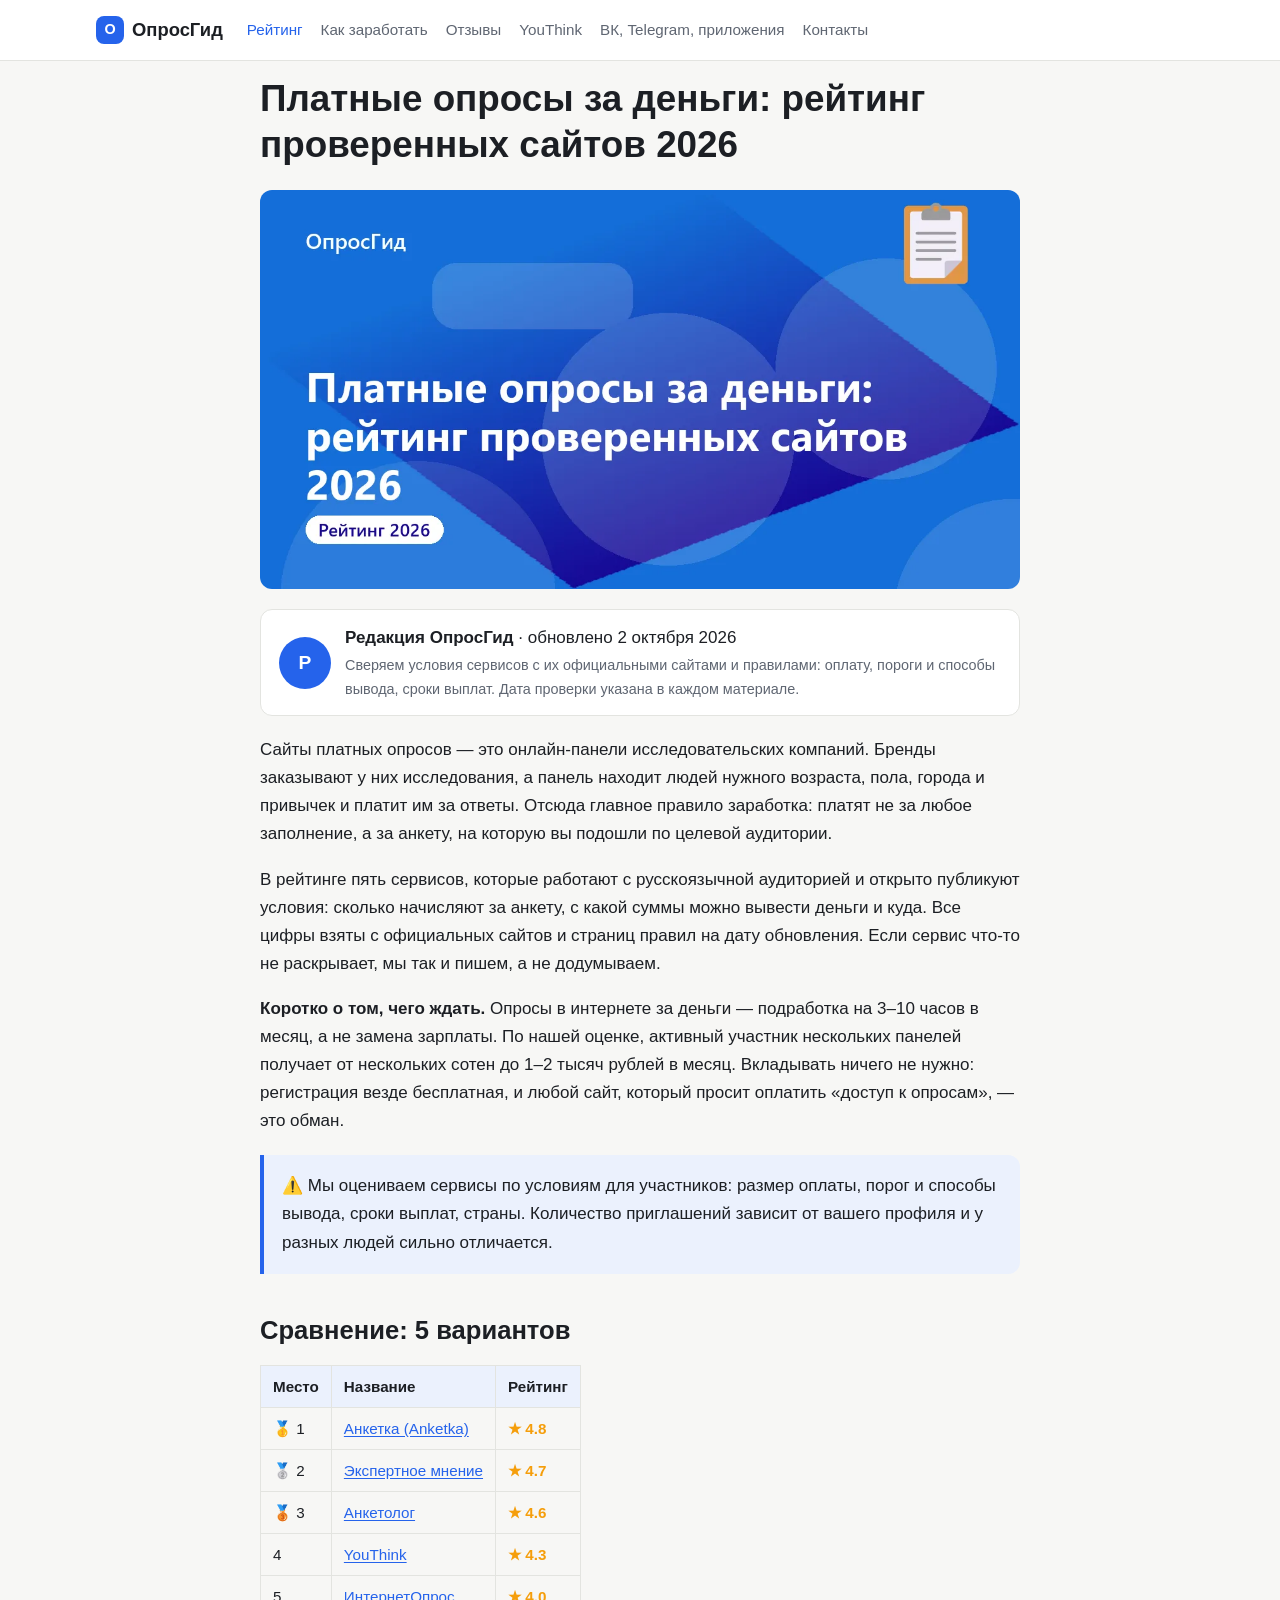
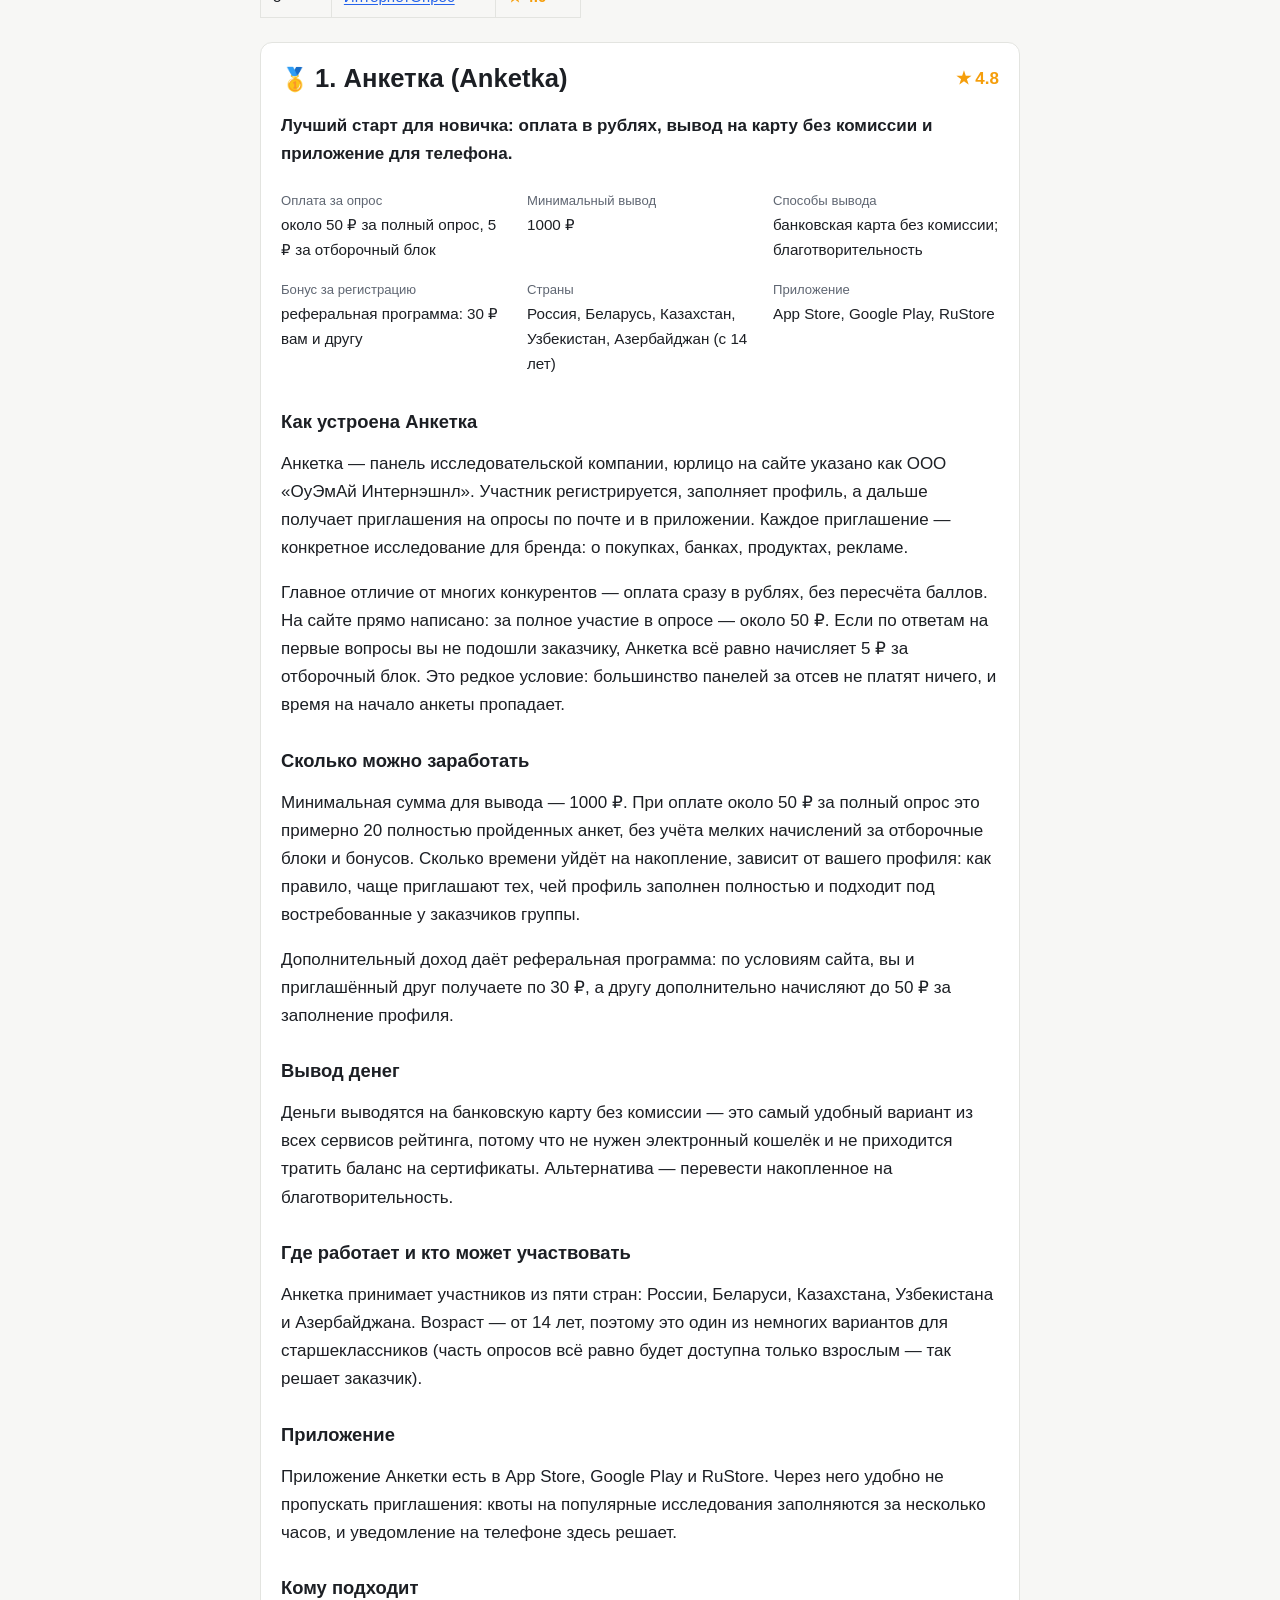
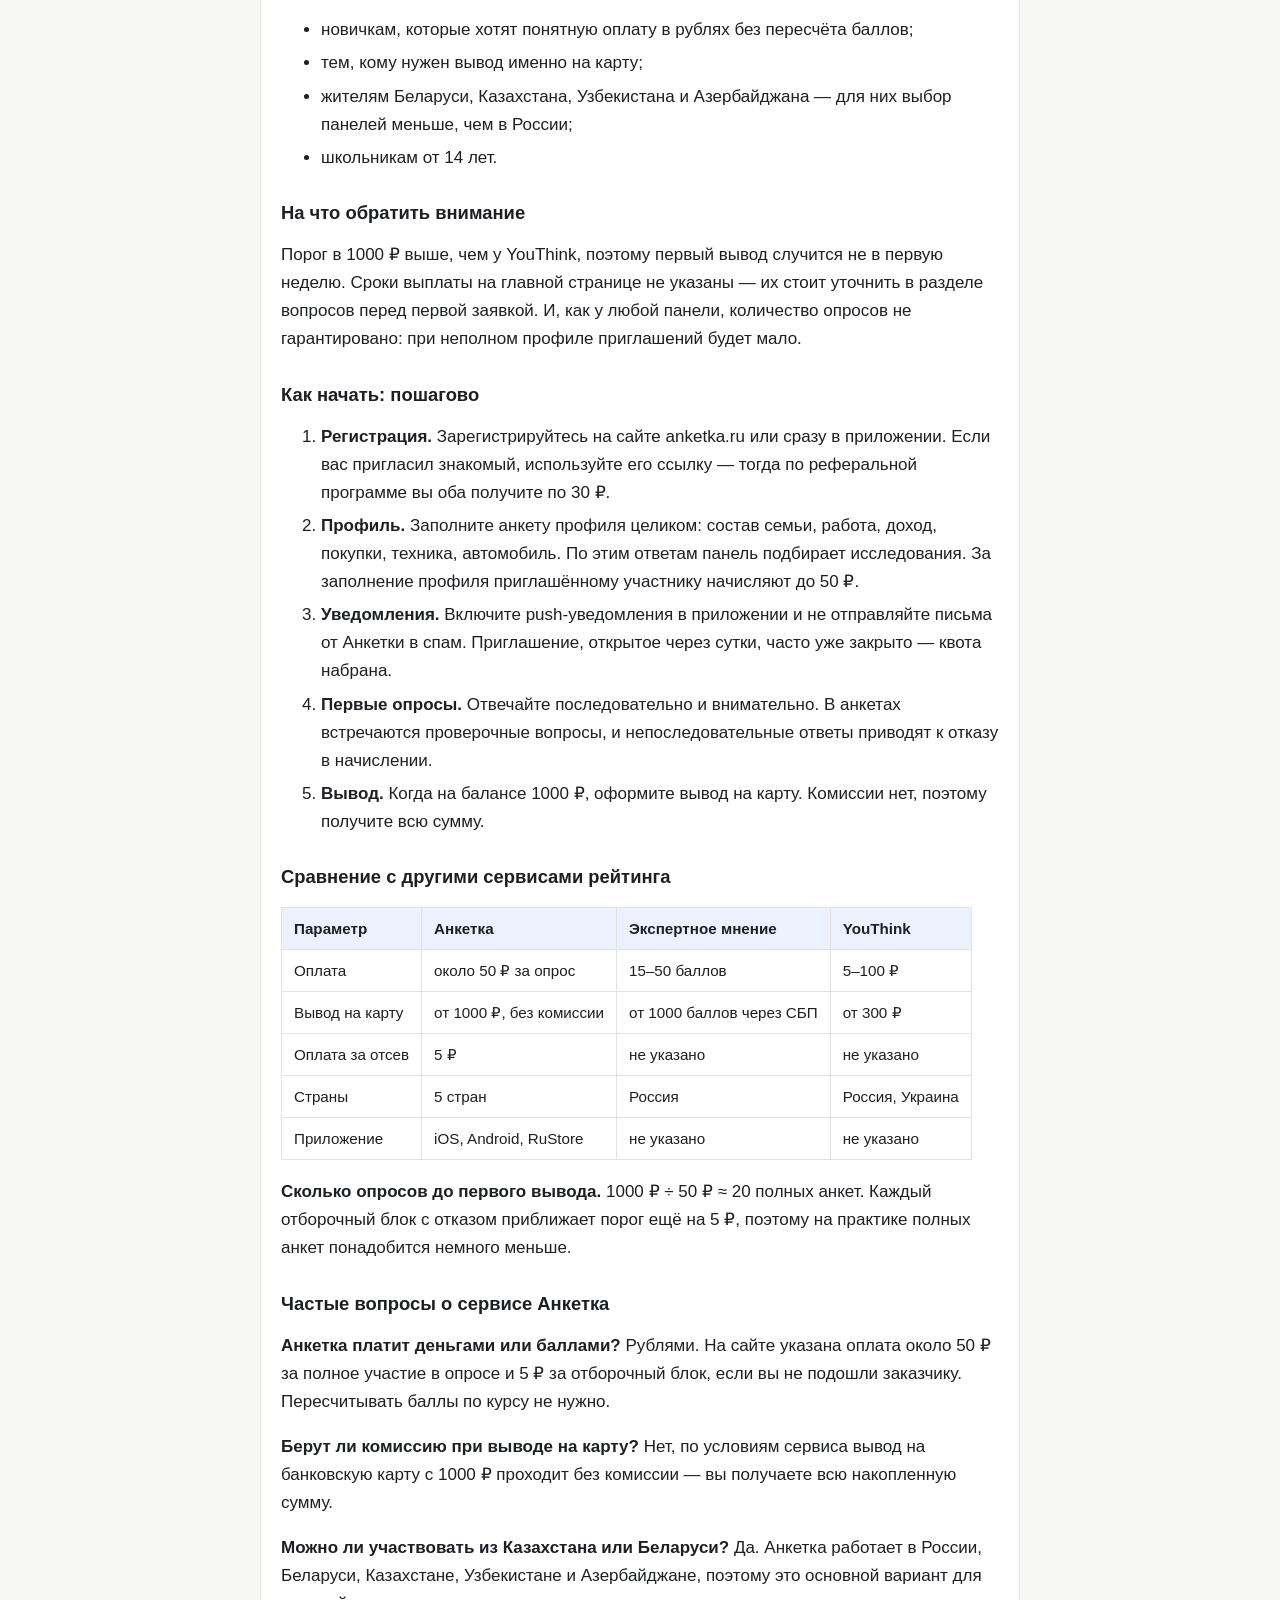
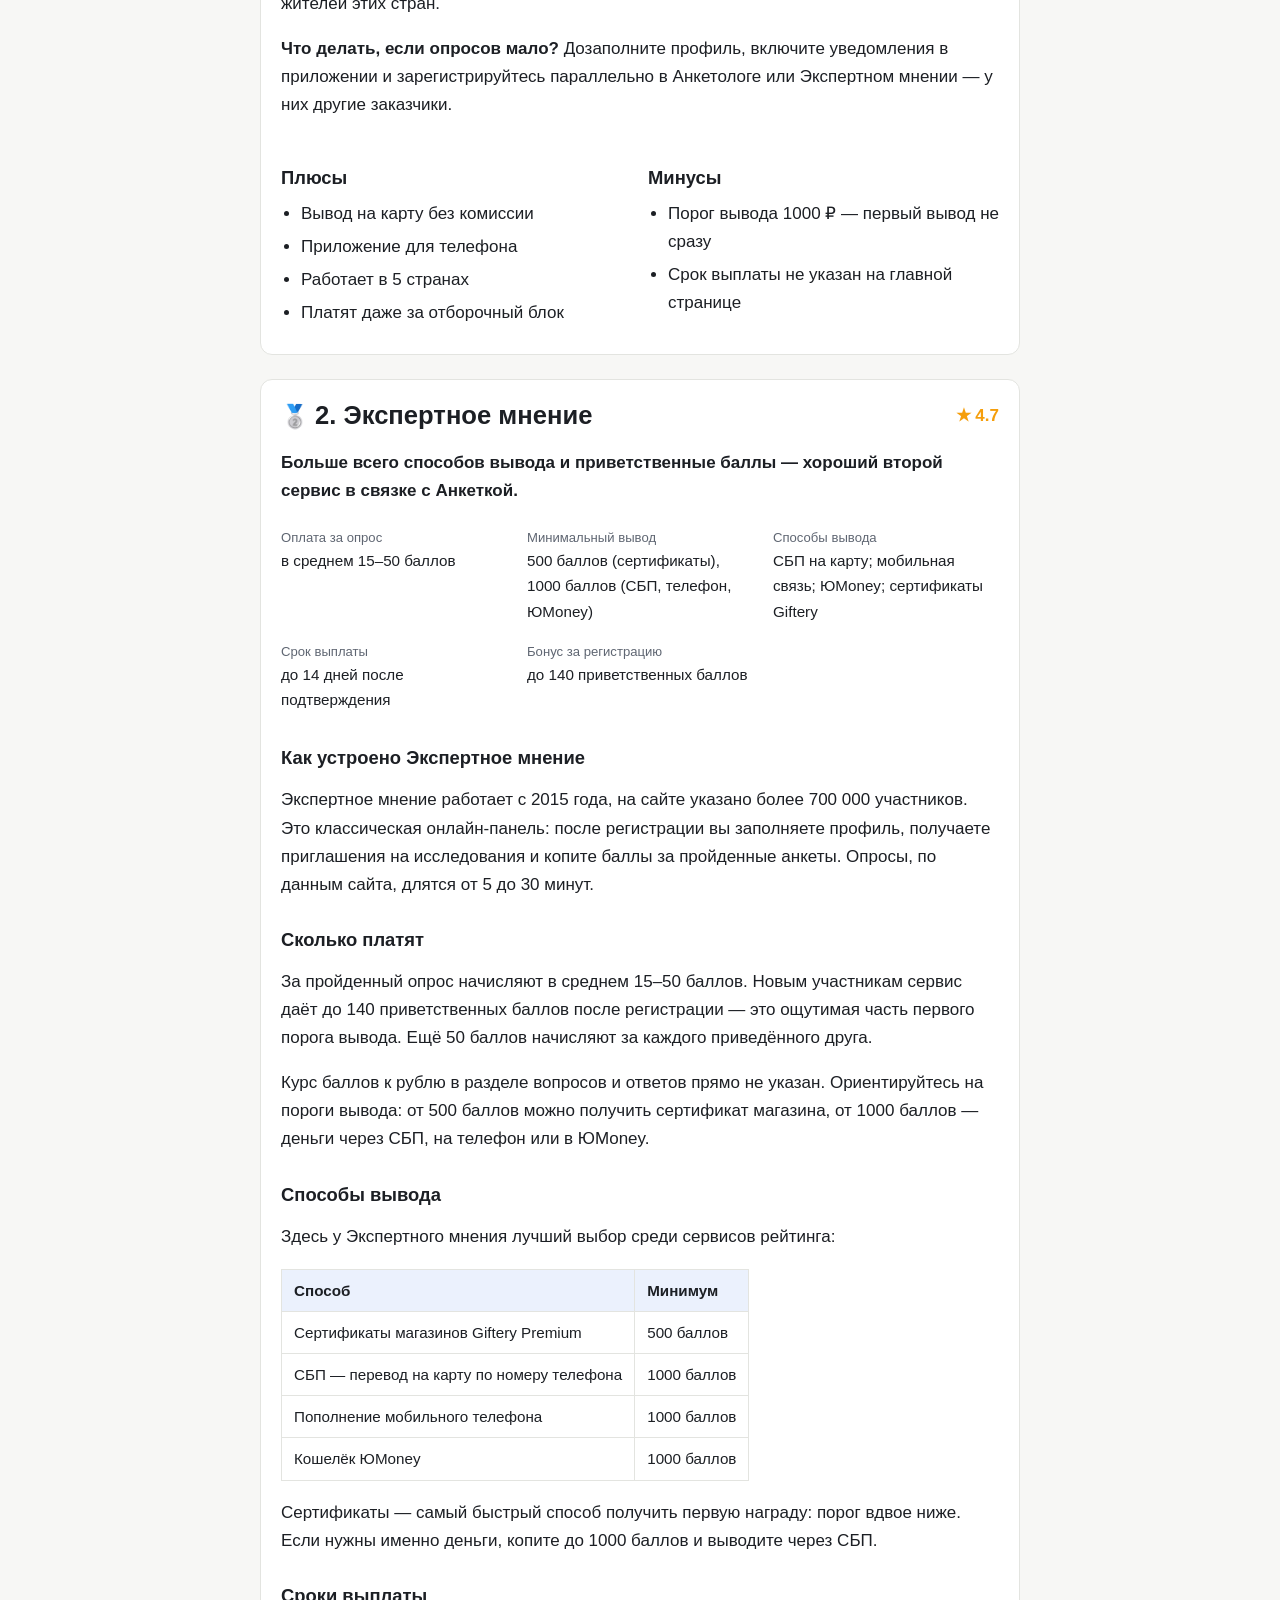
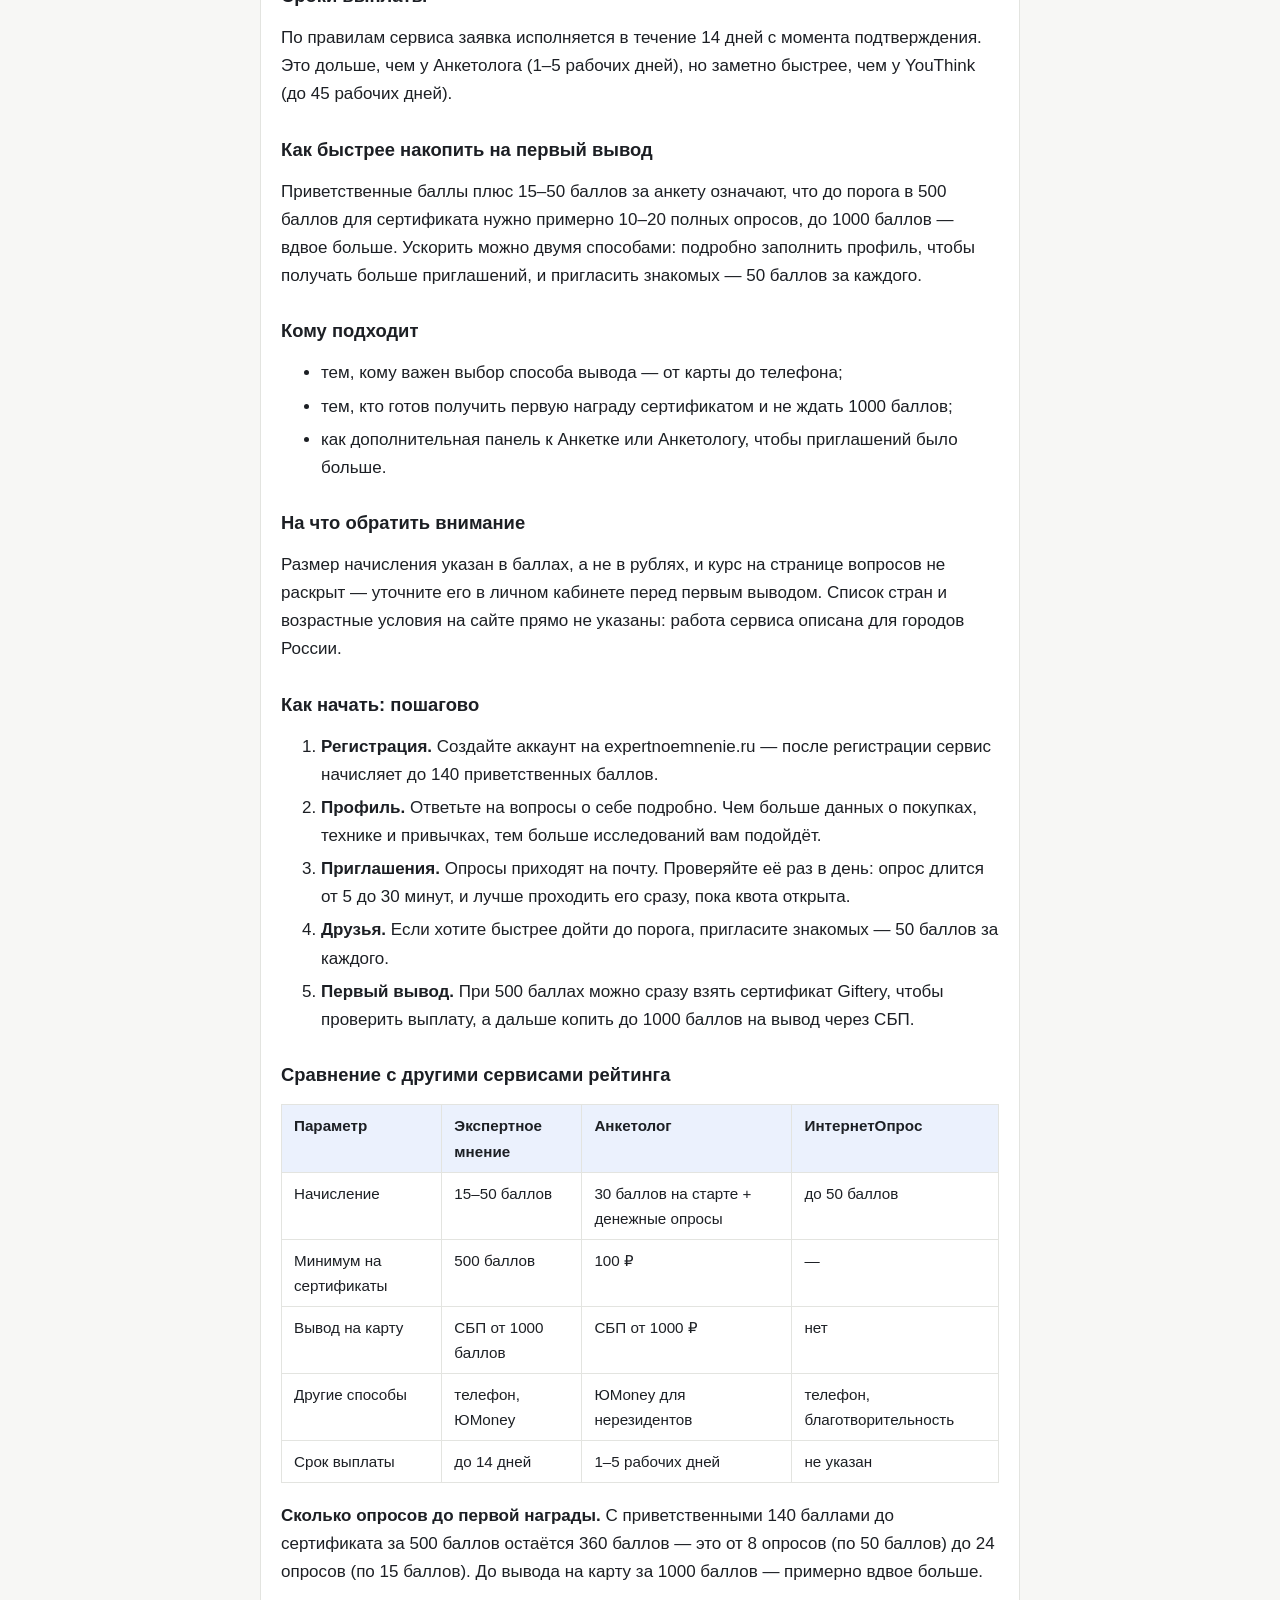
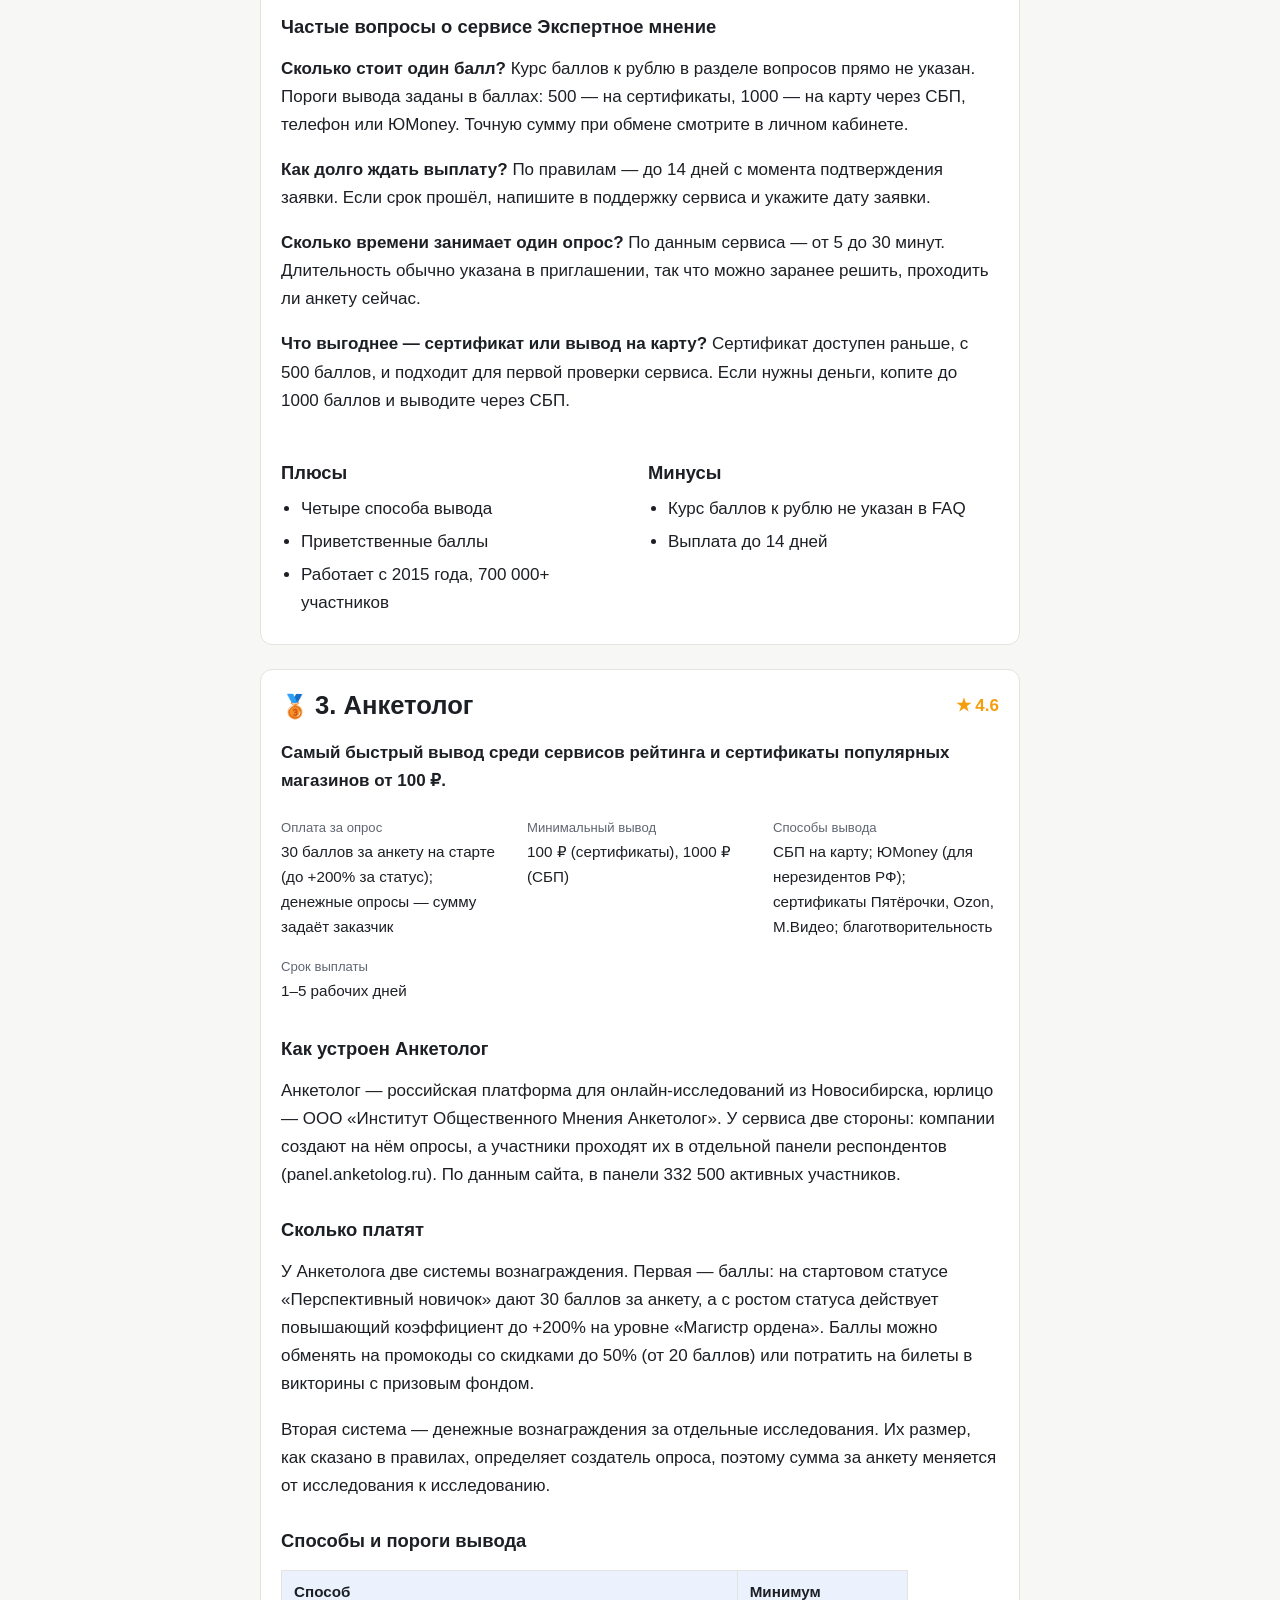
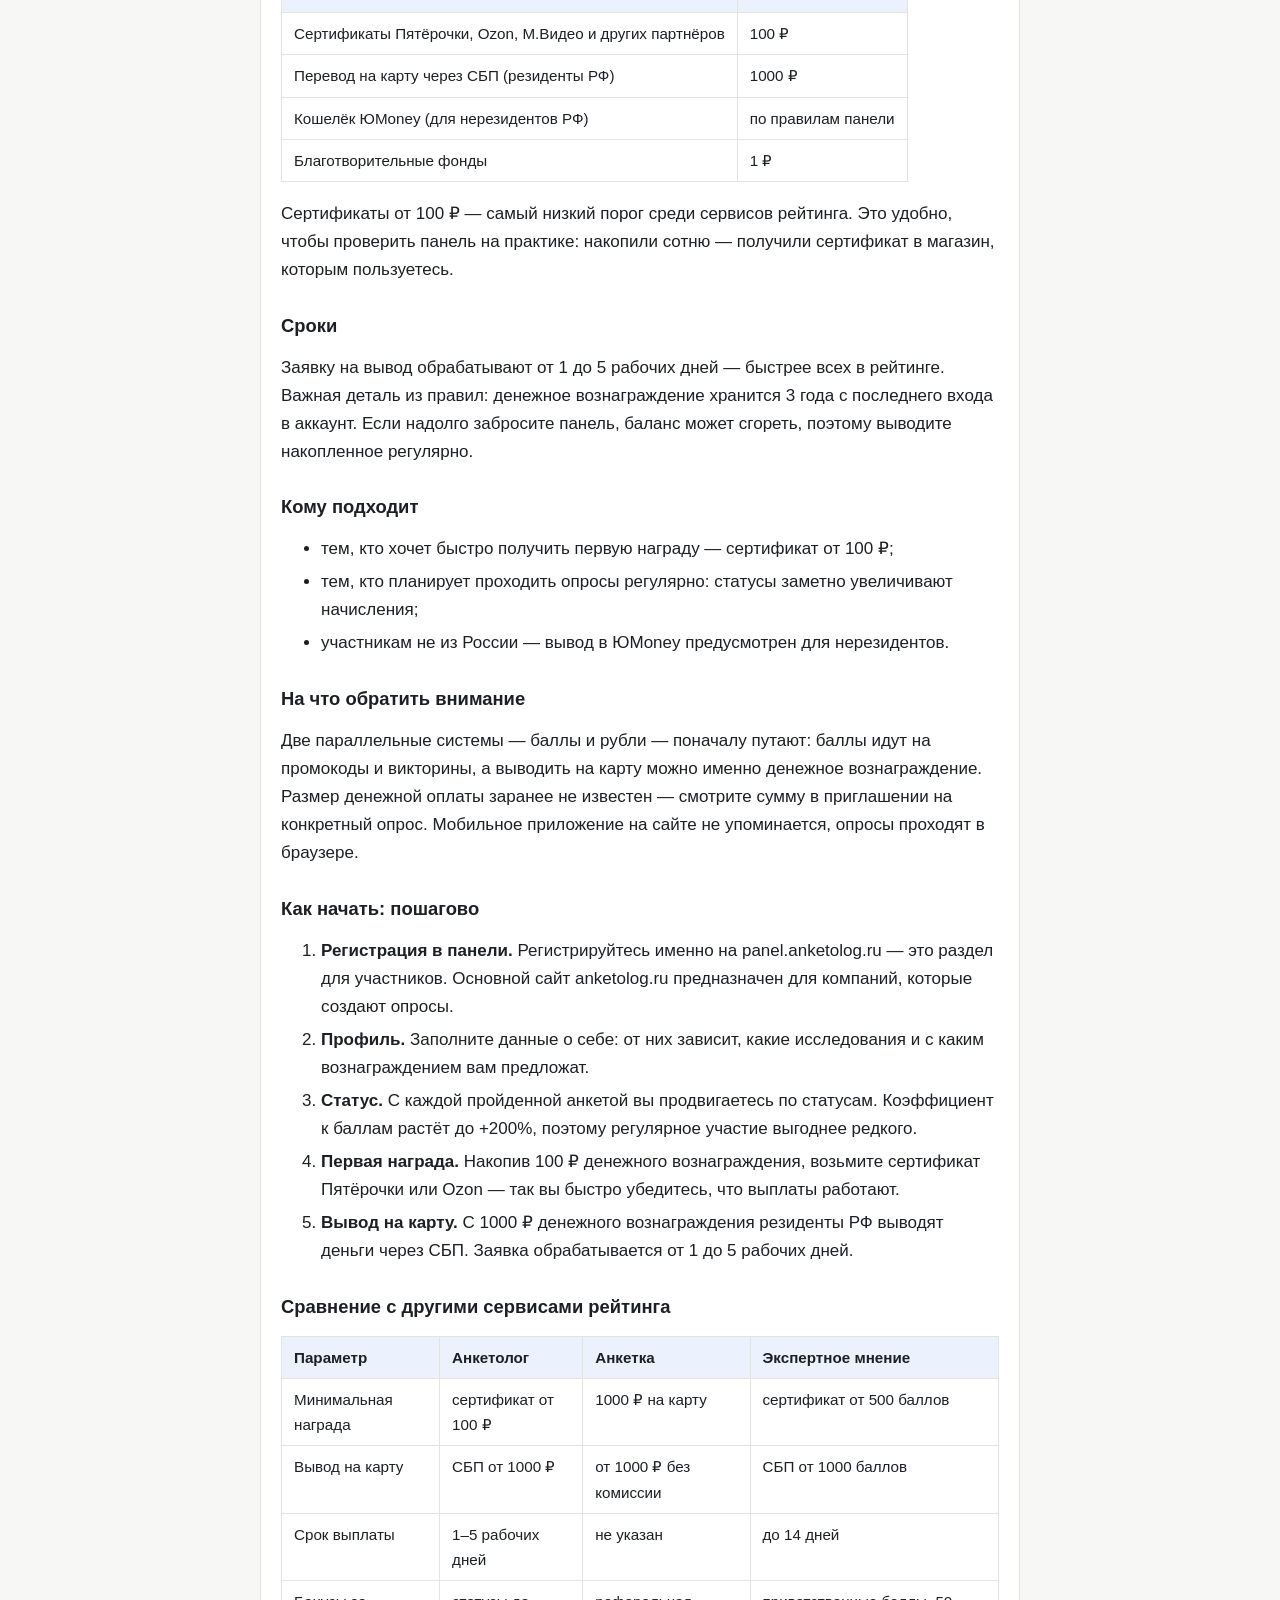
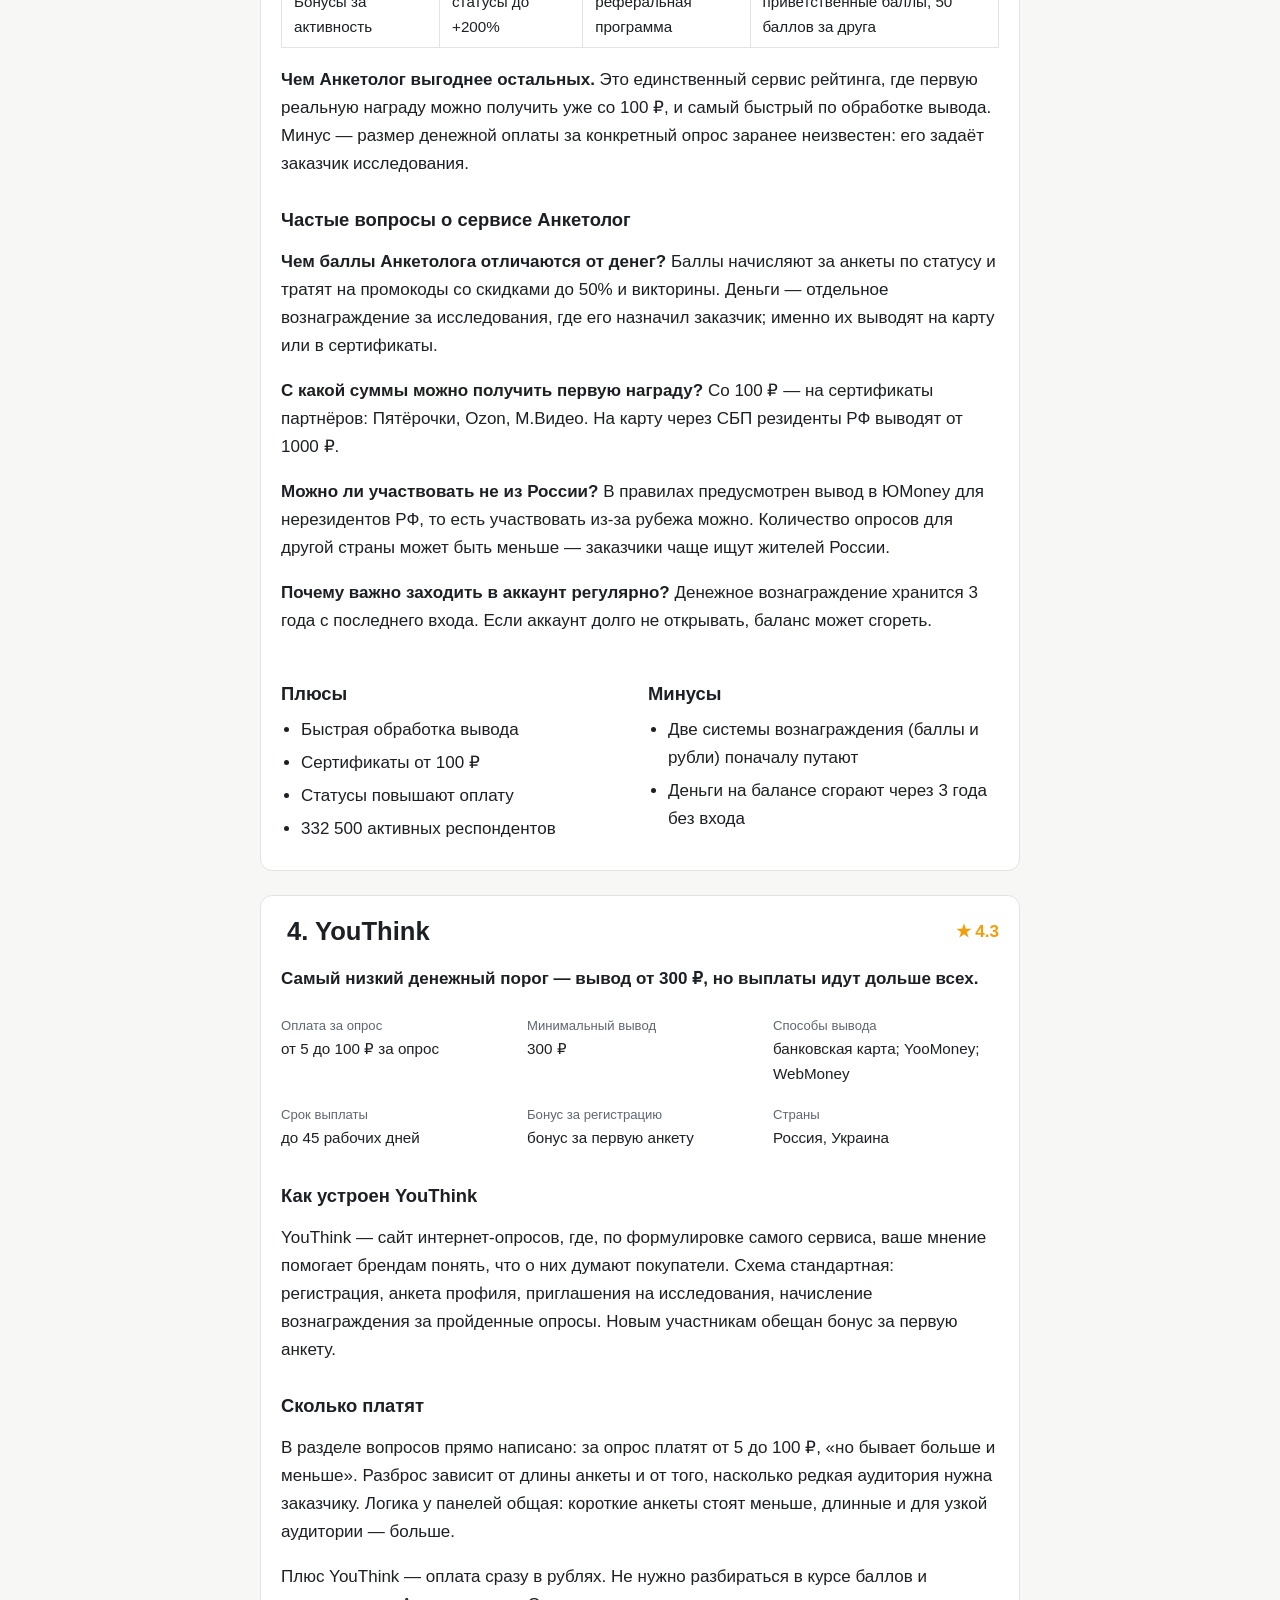
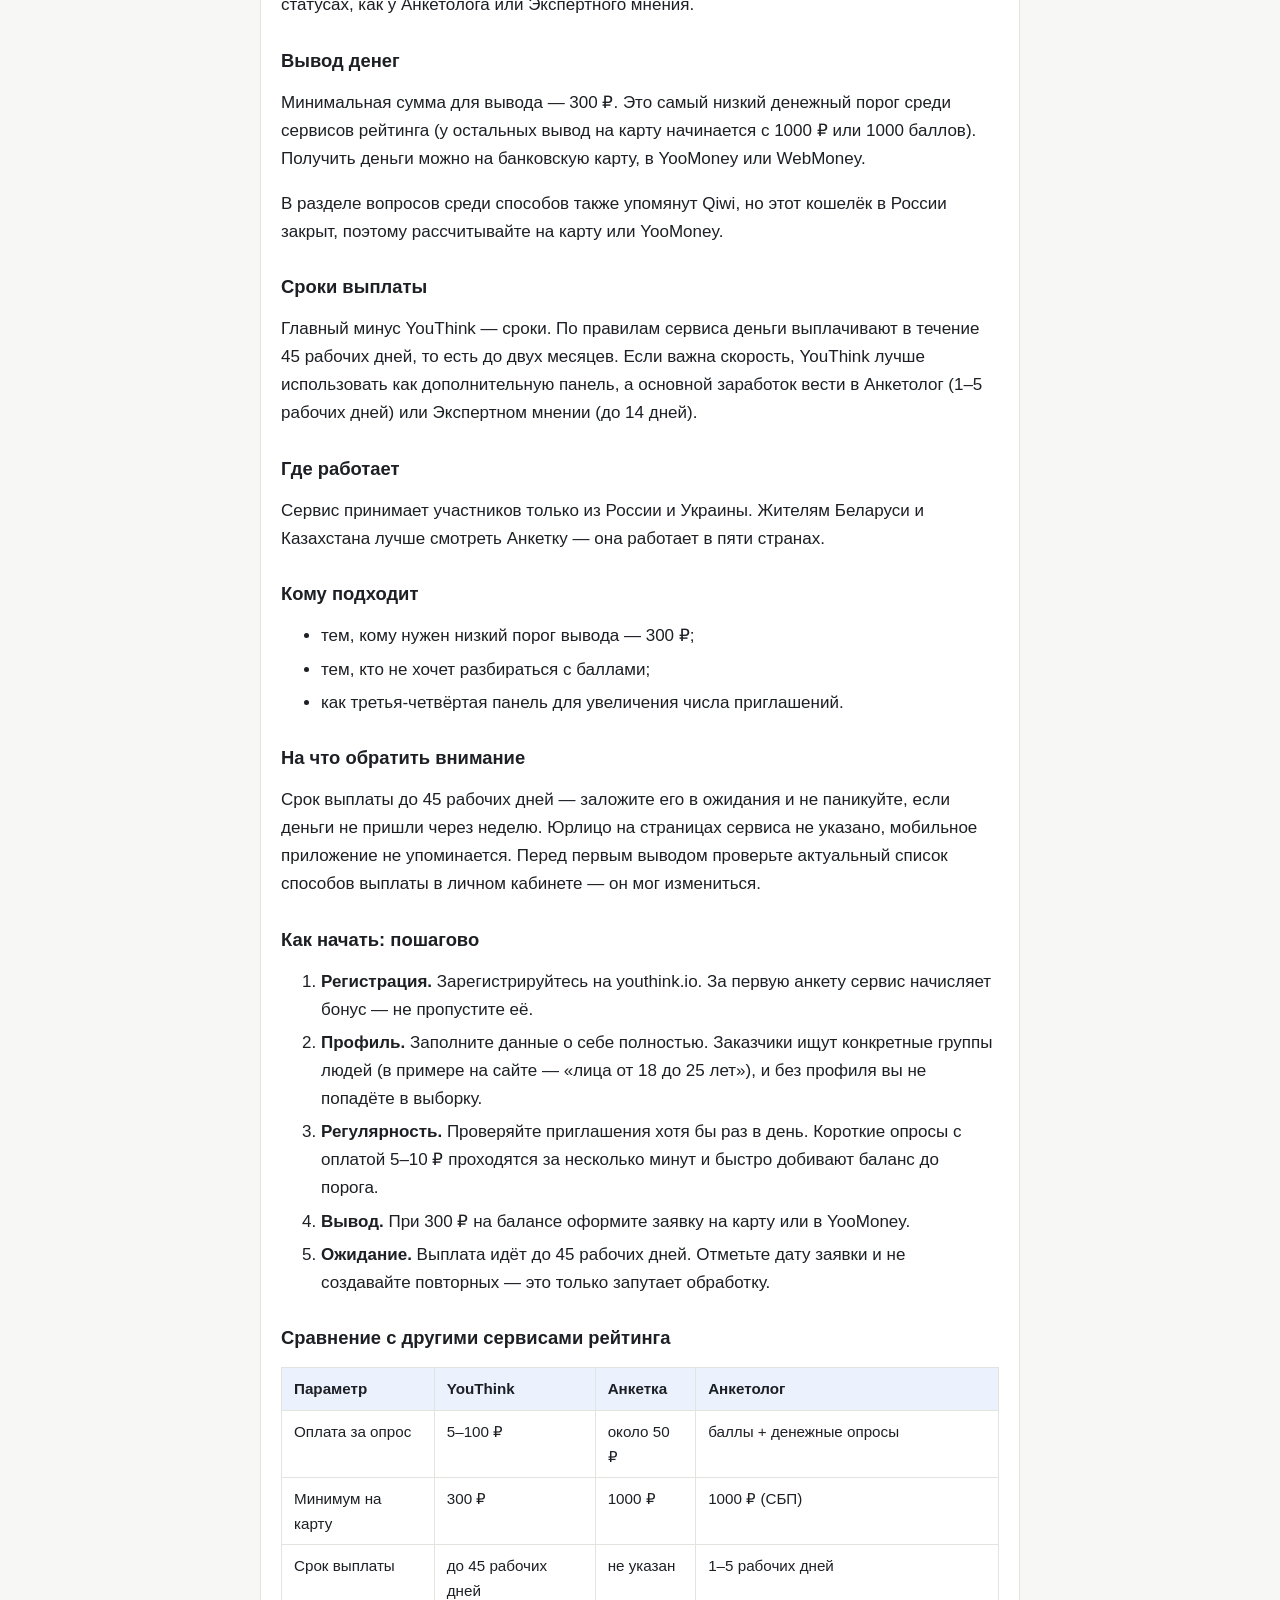
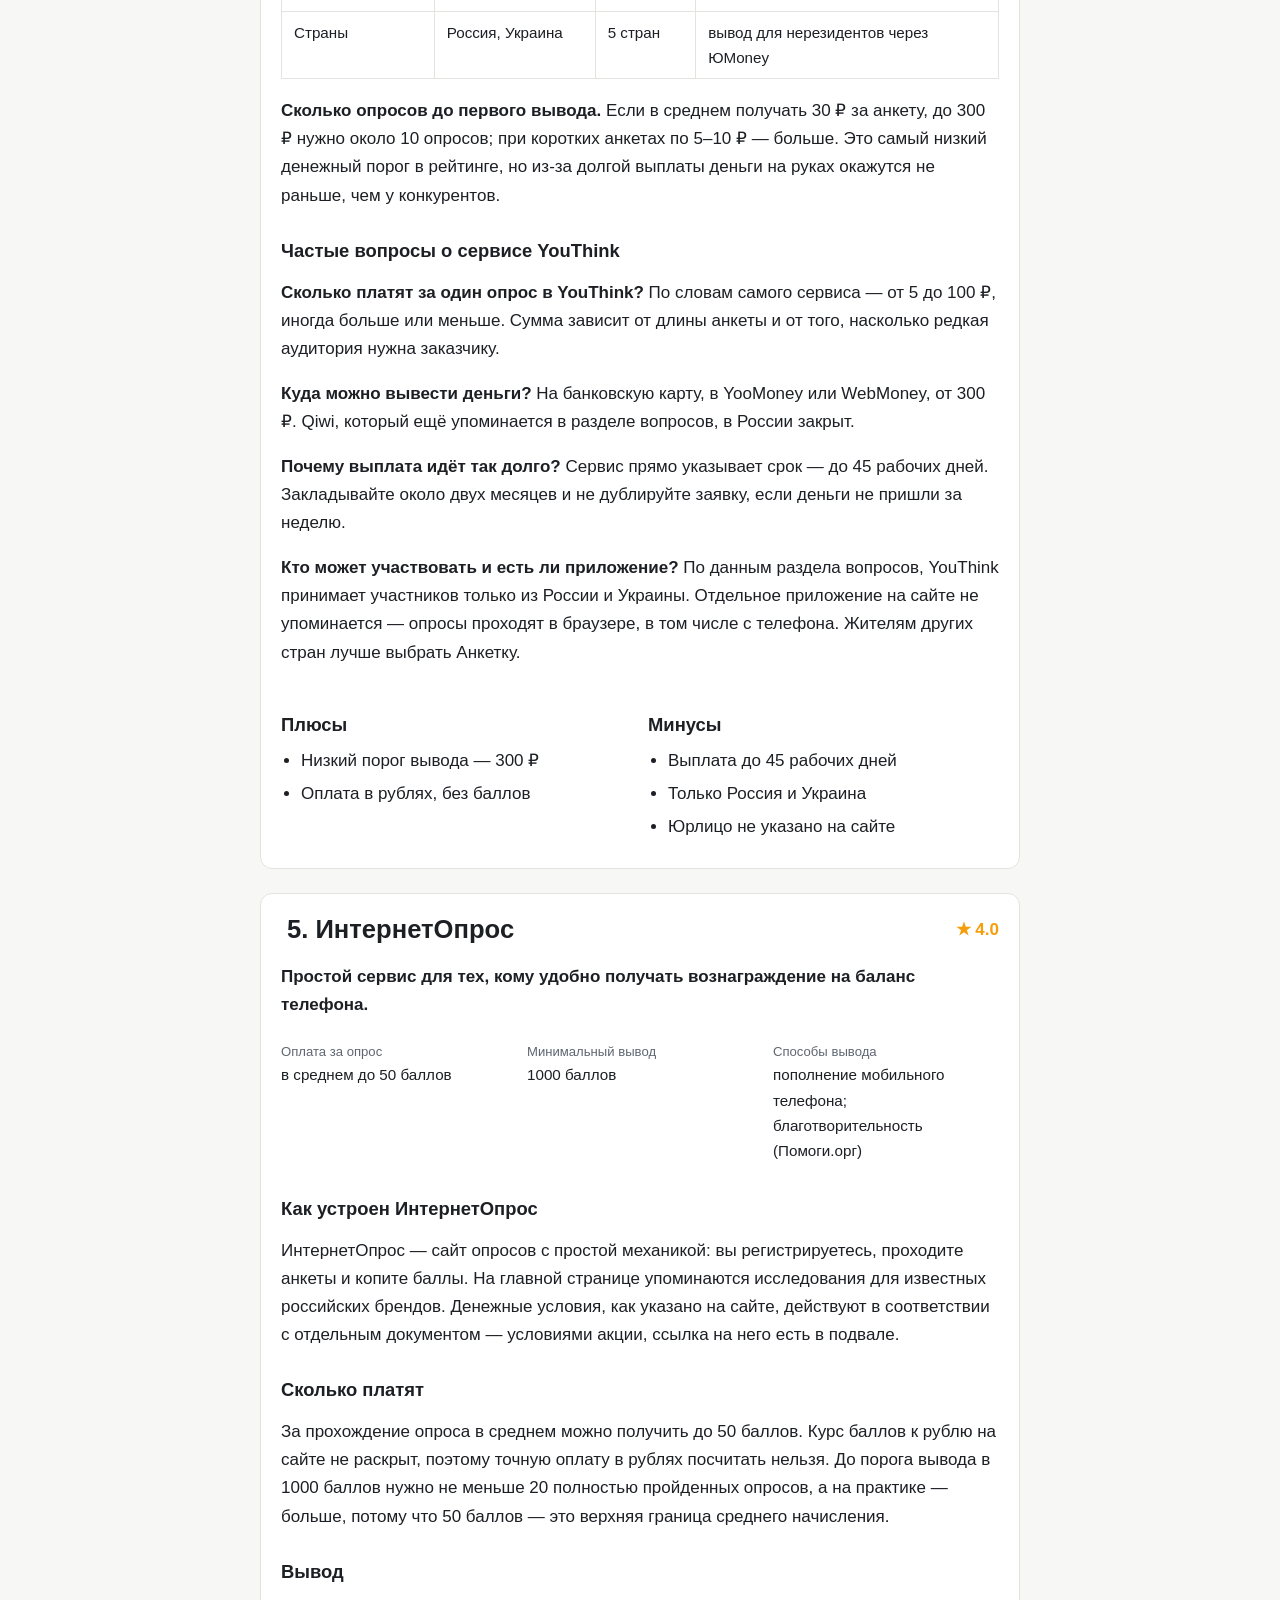
<file: index.html>
<!doctype html>
<html lang="ru">
<head>
<meta charset="utf-8">
<meta name="viewport" content="width=device-width, initial-scale=1">
<title>Платные опросы за деньги: рейтинг сайтов 2026</title>
<meta name="description" content="5 сайтов платных опросов с выводом денег: сколько платят за анкету, минимальная сумма вывода, способы и сроки выплат. Условия сверены с официальными сайтами.">
<link rel="canonical" href="https://platnye-onlajn-oprosy.vercel.app/">
<meta property="og:type" content="article">
<meta property="og:locale" content="ru_RU">
<meta property="og:site_name" content="ОпросГид">
<meta property="og:title" content="Платные опросы за деньги: рейтинг сайтов 2026">
<meta property="og:description" content="5 сайтов платных опросов с выводом денег: сколько платят за анкету, минимальная сумма вывода, способы и сроки выплат. Условия сверены с официальными сайтами.">
<meta property="og:url" content="https://platnye-onlajn-oprosy.vercel.app/">
<meta property="og:image" content="https://platnye-onlajn-oprosy.vercel.app/img/glavnaya.webp">
<meta property="og:image:width" content="1200">
<meta property="og:image:height" content="630">
<meta property="og:image:alt" content="Платные опросы за деньги: рейтинг проверенных сайтов 2026">
<meta name="twitter:card" content="summary_large_image"><meta name="theme-color" content="#2563eb">
<link rel="icon" href="/favicon.svg" type="image/svg+xml">
<link rel="stylesheet" href="/assets/style.css?v=2ce47a9f">
<style>:root{--accent:#2563eb}</style>
<script type="application/ld+json">{"@context": "https://schema.org", "@type": "WebSite", "inLanguage": "ru", "name": "\u041e\u043f\u0440\u043e\u0441\u0413\u0438\u0434", "url": "https://platnye-onlajn-oprosy.vercel.app/"}</script>
<script type="application/ld+json">{"@context": "https://schema.org", "@type": "Article", "author": {"@type": "Organization", "name": "\u0420\u0435\u0434\u0430\u043a\u0446\u0438\u044f \u041e\u043f\u0440\u043e\u0441\u0413\u0438\u0434"}, "dateModified": "2026-10-02", "datePublished": "2026-10-02", "description": "5 \u0441\u0430\u0439\u0442\u043e\u0432 \u043f\u043b\u0430\u0442\u043d\u044b\u0445 \u043e\u043f\u0440\u043e\u0441\u043e\u0432 \u0441 \u0432\u044b\u0432\u043e\u0434\u043e\u043c \u0434\u0435\u043d\u0435\u0433: \u0441\u043a\u043e\u043b\u044c\u043a\u043e \u043f\u043b\u0430\u0442\u044f\u0442 \u0437\u0430 \u0430\u043d\u043a\u0435\u0442\u0443, \u043c\u0438\u043d\u0438\u043c\u0430\u043b\u044c\u043d\u0430\u044f \u0441\u0443\u043c\u043c\u0430 \u0432\u044b\u0432\u043e\u0434\u0430, \u0441\u043f\u043e\u0441\u043e\u0431\u044b \u0438 \u0441\u0440\u043e\u043a\u0438 \u0432\u044b\u043f\u043b\u0430\u0442. \u0423\u0441\u043b\u043e\u0432\u0438\u044f \u0441\u0432\u0435\u0440\u0435\u043d\u044b \u0441 \u043e\u0444\u0438\u0446\u0438\u0430\u043b\u044c\u043d\u044b\u043c\u0438 \u0441\u0430\u0439\u0442\u0430\u043c\u0438.", "headline": "\u041f\u043b\u0430\u0442\u043d\u044b\u0435 \u043e\u043f\u0440\u043e\u0441\u044b \u0437\u0430 \u0434\u0435\u043d\u044c\u0433\u0438: \u0440\u0435\u0439\u0442\u0438\u043d\u0433 \u043f\u0440\u043e\u0432\u0435\u0440\u0435\u043d\u043d\u044b\u0445 \u0441\u0430\u0439\u0442\u043e\u0432 2026", "image": {"@type": "ImageObject", "height": 630, "url": "https://platnye-onlajn-oprosy.vercel.app/img/glavnaya.webp", "width": 1200}, "mainEntityOfPage": "https://platnye-onlajn-oprosy.vercel.app/", "publisher": {"@type": "Organization", "name": "\u041e\u043f\u0440\u043e\u0441\u0413\u0438\u0434", "url": "https://platnye-onlajn-oprosy.vercel.app"}}</script>
<script type="application/ld+json">{"@context": "https://schema.org", "@type": "ItemList", "itemListElement": [{"@type": "ListItem", "name": "\u0410\u043d\u043a\u0435\u0442\u043a\u0430 (Anketka)", "position": 1, "url": "https://platnye-onlajn-oprosy.vercel.app/#anketka-anketka"}, {"@type": "ListItem", "name": "\u042d\u043a\u0441\u043f\u0435\u0440\u0442\u043d\u043e\u0435 \u043c\u043d\u0435\u043d\u0438\u0435", "position": 2, "url": "https://platnye-onlajn-oprosy.vercel.app/#ekspertnoe-mnenie"}, {"@type": "ListItem", "name": "\u0410\u043d\u043a\u0435\u0442\u043e\u043b\u043e\u0433", "position": 3, "url": "https://platnye-onlajn-oprosy.vercel.app/#anketolog"}, {"@type": "ListItem", "name": "YouThink", "position": 4, "url": "https://platnye-onlajn-oprosy.vercel.app/#youthink"}, {"@type": "ListItem", "name": "\u0418\u043d\u0442\u0435\u0440\u043d\u0435\u0442\u041e\u043f\u0440\u043e\u0441", "position": 5, "url": "https://platnye-onlajn-oprosy.vercel.app/#internetopros"}], "name": "\u041f\u043b\u0430\u0442\u043d\u044b\u0435 \u043e\u043f\u0440\u043e\u0441\u044b \u0437\u0430 \u0434\u0435\u043d\u044c\u0433\u0438: \u0440\u0435\u0439\u0442\u0438\u043d\u0433 \u043f\u0440\u043e\u0432\u0435\u0440\u0435\u043d\u043d\u044b\u0445 \u0441\u0430\u0439\u0442\u043e\u0432 2026"}</script>
<script type="application/ld+json">{"@context": "https://schema.org", "@type": "FAQPage", "mainEntity": [{"@type": "Question", "acceptedAnswer": {"@type": "Answer", "text": "\u003cp\u003e\u041f\u043e \u043e\u0444\u0438\u0446\u0438\u0430\u043b\u044c\u043d\u044b\u043c \u0443\u0441\u043b\u043e\u0432\u0438\u044f\u043c \u0441\u0435\u0440\u0432\u0438\u0441\u043e\u0432 \u0438\u0437 \u0440\u0435\u0439\u0442\u0438\u043d\u0433\u0430, \u0437\u0430 \u043e\u0434\u0438\u043d \u043f\u043e\u043b\u043d\u044b\u0439 \u043e\u043f\u0440\u043e\u0441 \u043d\u0430\u0447\u0438\u0441\u043b\u044f\u044e\u0442 \u043e\u0442 5 \u0434\u043e 100 \u20bd (\u0443 YouThink), \u043e\u043a\u043e\u043b\u043e 50 \u20bd (\u0443 \u0410\u043d\u043a\u0435\u0442\u043a\u0438) \u0438\u043b\u0438 15\u201350 \u0431\u0430\u043b\u043b\u043e\u0432 (\u0443 \u042d\u043a\u0441\u043f\u0435\u0440\u0442\u043d\u043e\u0433\u043e \u043c\u043d\u0435\u043d\u0438\u044f). \u041f\u0440\u0438\u0433\u043b\u0430\u0448\u0435\u043d\u0438\u0439 \u043f\u0440\u0438\u0445\u043e\u0434\u0438\u0442 \u043d\u0435\u043c\u043d\u043e\u0433\u043e, \u043f\u043e\u044d\u0442\u043e\u043c\u0443, \u043f\u043e \u043d\u0430\u0448\u0435\u0439 \u043e\u0446\u0435\u043d\u043a\u0435, \u0443 \u0430\u043a\u0442\u0438\u0432\u043d\u043e\u0433\u043e \u0443\u0447\u0430\u0441\u0442\u043d\u0438\u043a\u0430 3\u20134 \u043f\u0430\u043d\u0435\u043b\u0435\u0439 \u0432\u044b\u0445\u043e\u0434\u0438\u0442 \u043e\u0442 \u043d\u0435\u0441\u043a\u043e\u043b\u044c\u043a\u0438\u0445 \u0441\u043e\u0442\u0435\u043d \u0434\u043e 1\u20132 \u0442\u044b\u0441\u044f\u0447 \u0440\u0443\u0431\u043b\u0435\u0439 \u0432 \u043c\u0435\u0441\u044f\u0446. \u042d\u0442\u043e \u043f\u043e\u0434\u0440\u0430\u0431\u043e\u0442\u043a\u0430, \u0430 \u043d\u0435 \u043e\u0441\u043d\u043e\u0432\u043d\u043e\u0439 \u0434\u043e\u0445\u043e\u0434.\u003c/p\u003e"}, "name": "\u0421\u043a\u043e\u043b\u044c\u043a\u043e \u0440\u0435\u0430\u043b\u044c\u043d\u043e \u043c\u043e\u0436\u043d\u043e \u0437\u0430\u0440\u0430\u0431\u043e\u0442\u0430\u0442\u044c \u043d\u0430 \u043f\u043b\u0430\u0442\u043d\u044b\u0445 \u043e\u043f\u0440\u043e\u0441\u0430\u0445?"}, {"@type": "Question", "acceptedAnswer": {"@type": "Answer", "text": "\u003cp\u003e\u041d\u0435\u0442. \u0412\u0441\u0435 \u0441\u0435\u0440\u0432\u0438\u0441\u044b \u0438\u0437 \u0440\u0435\u0439\u0442\u0438\u043d\u0433\u0430 \u0431\u0435\u0441\u043f\u043b\u0430\u0442\u043d\u044b \u0434\u043b\u044f \u0443\u0447\u0430\u0441\u0442\u043d\u0438\u043a\u043e\u0432: \u0434\u0435\u043d\u044c\u0433\u0438 \u043f\u043b\u0430\u0442\u0438\u0442 \u0437\u0430\u043a\u0430\u0437\u0447\u0438\u043a \u0438\u0441\u0441\u043b\u0435\u0434\u043e\u0432\u0430\u043d\u0438\u044f. \u0415\u0441\u043b\u0438 \u0441\u0430\u0439\u0442 \u043f\u0440\u043e\u0441\u0438\u0442 \u043e\u043f\u043b\u0430\u0442\u0438\u0442\u044c \u0434\u043e\u0441\u0442\u0443\u043f, \u00ab\u0430\u043a\u0442\u0438\u0432\u0430\u0446\u0438\u044e \u0430\u043a\u043a\u0430\u0443\u043d\u0442\u0430\u00bb \u0438\u043b\u0438 \u043a\u043e\u043c\u0438\u0441\u0441\u0438\u044e \u0437\u0430 \u0432\u044b\u0432\u043e\u0434 \u0437\u0430\u0440\u0430\u043d\u0435\u0435 \u2014 \u044d\u0442\u043e \u043c\u043e\u0448\u0435\u043d\u043d\u0438\u043a\u0438.\u003c/p\u003e"}, "name": "\u041d\u0443\u0436\u043d\u043e \u043b\u0438 \u043f\u043b\u0430\u0442\u0438\u0442\u044c \u0437\u0430 \u0440\u0435\u0433\u0438\u0441\u0442\u0440\u0430\u0446\u0438\u044e \u0438\u043b\u0438 \u0434\u043e\u0441\u0442\u0443\u043f \u043a \u043e\u043f\u0440\u043e\u0441\u0430\u043c?"}, {"@type": "Question", "acceptedAnswer": {"@type": "Answer", "text": "\u003cp\u003e\u042d\u0442\u043e \u043e\u0442\u0431\u043e\u0440\u043e\u0447\u043d\u044b\u0439 \u0431\u043b\u043e\u043a: \u0437\u0430\u043a\u0430\u0437\u0447\u0438\u043a\u0443 \u043d\u0443\u0436\u043d\u0430 \u043e\u043f\u0440\u0435\u0434\u0435\u043b\u0451\u043d\u043d\u0430\u044f \u0430\u0443\u0434\u0438\u0442\u043e\u0440\u0438\u044f, \u0438 \u0435\u0441\u043b\u0438 \u0432\u044b \u0432 \u043d\u0435\u0451 \u043d\u0435 \u043f\u043e\u043f\u0430\u043b\u0438, \u0430\u043d\u043a\u0435\u0442\u0430 \u0437\u0430\u043a\u0430\u043d\u0447\u0438\u0432\u0430\u0435\u0442\u0441\u044f. \u041d\u0435\u043a\u043e\u0442\u043e\u0440\u044b\u0435 \u0441\u0435\u0440\u0432\u0438\u0441\u044b \u043f\u043b\u0430\u0442\u044f\u0442 \u0438 \u0437\u0430 \u044d\u0442\u043e \u2014 \u043d\u0430\u043f\u0440\u0438\u043c\u0435\u0440, \u0410\u043d\u043a\u0435\u0442\u043a\u0430 \u043d\u0430\u0447\u0438\u0441\u043b\u044f\u0435\u0442 5 \u20bd \u0437\u0430 \u043e\u0442\u0431\u043e\u0440\u043e\u0447\u043d\u044b\u0439 \u0431\u043b\u043e\u043a.\u003c/p\u003e"}, "name": "\u041f\u043e\u0447\u0435\u043c\u0443 \u043e\u043f\u0440\u043e\u0441 \u043e\u0431\u0440\u044b\u0432\u0430\u0435\u0442\u0441\u044f \u043f\u043e\u0441\u043b\u0435 \u043f\u0435\u0440\u0432\u044b\u0445 \u0432\u043e\u043f\u0440\u043e\u0441\u043e\u0432?"}, {"@type": "Question", "acceptedAnswer": {"@type": "Answer", "text": "\u003cp\u003e\u041d\u0430\u043a\u043e\u043f\u0438\u0442\u0435 \u043c\u0438\u043d\u0438\u043c\u0430\u043b\u044c\u043d\u0443\u044e \u0441\u0443\u043c\u043c\u0443 \u0438 \u043e\u0444\u043e\u0440\u043c\u0438\u0442\u0435 \u0437\u0430\u044f\u0432\u043a\u0443 \u0432 \u043b\u0438\u0447\u043d\u043e\u043c \u043a\u0430\u0431\u0438\u043d\u0435\u0442\u0435. \u041d\u0430 \u043a\u0430\u0440\u0442\u0443 \u0432\u044b\u0432\u043e\u0434\u044f\u0442 \u0410\u043d\u043a\u0435\u0442\u043a\u0430 (\u043e\u0442 1000 \u20bd, \u0431\u0435\u0437 \u043a\u043e\u043c\u0438\u0441\u0441\u0438\u0438), \u042d\u043a\u0441\u043f\u0435\u0440\u0442\u043d\u043e\u0435 \u043c\u043d\u0435\u043d\u0438\u0435 \u0438 \u0410\u043d\u043a\u0435\u0442\u043e\u043b\u043e\u0433 (\u0447\u0435\u0440\u0435\u0437 \u0421\u0411\u041f \u043e\u0442 1000), YouThink (\u043e\u0442 300 \u20bd). \u0421\u0440\u043e\u043a \u2014 \u043e\u0442 1\u20135 \u0440\u0430\u0431\u043e\u0447\u0438\u0445 \u0434\u043d\u0435\u0439 \u0443 \u0410\u043d\u043a\u0435\u0442\u043e\u043b\u043e\u0433\u0430 \u0434\u043e 45 \u0440\u0430\u0431\u043e\u0447\u0438\u0445 \u0434\u043d\u0435\u0439 \u0443 YouThink.\u003c/p\u003e"}, "name": "\u041a\u0430\u043a \u0432\u044b\u0432\u0435\u0441\u0442\u0438 \u0434\u0435\u043d\u044c\u0433\u0438 \u0441 \u0441\u0430\u0439\u0442\u0430 \u043e\u043f\u0440\u043e\u0441\u043e\u0432 \u043d\u0430 \u043a\u0430\u0440\u0442\u0443?"}, {"@type": "Question", "acceptedAnswer": {"@type": "Answer", "text": "\u003cp\u003e\u0414\u0430, \u0432\u0441\u0435 \u0441\u0430\u0439\u0442\u044b \u0438\u0437 \u0440\u0435\u0439\u0442\u0438\u043d\u0433\u0430 \u043e\u0442\u043a\u0440\u044b\u0432\u0430\u044e\u0442\u0441\u044f \u0432 \u043c\u043e\u0431\u0438\u043b\u044c\u043d\u043e\u043c \u0431\u0440\u0430\u0443\u0437\u0435\u0440\u0435. \u0423 \u0410\u043d\u043a\u0435\u0442\u043a\u0438 \u0435\u0441\u0442\u044c \u043e\u0442\u0434\u0435\u043b\u044c\u043d\u043e\u0435 \u043f\u0440\u0438\u043b\u043e\u0436\u0435\u043d\u0438\u0435 \u0432 App Store, Google Play \u0438 RuStore.\u003c/p\u003e"}, "name": "\u041c\u043e\u0436\u043d\u043e \u043b\u0438 \u043f\u0440\u043e\u0445\u043e\u0434\u0438\u0442\u044c \u043e\u043f\u0440\u043e\u0441\u044b \u0441 \u0442\u0435\u043b\u0435\u0444\u043e\u043d\u0430?"}, {"@type": "Question", "acceptedAnswer": {"@type": "Answer", "text": "\u003cp\u003e\u0412\u043e\u0437\u0440\u0430\u0441\u0442 \u0443\u043a\u0430\u0437\u044b\u0432\u0430\u044e\u0442 \u043d\u0435 \u0432\u0441\u0435 \u0441\u0435\u0440\u0432\u0438\u0441\u044b. \u0410\u043d\u043a\u0435\u0442\u043a\u0430 \u043f\u0440\u0438\u0433\u043b\u0430\u0448\u0430\u0435\u0442 \u0443\u0447\u0430\u0441\u0442\u043d\u0438\u043a\u043e\u0432 \u043e\u0442 14 \u043b\u0435\u0442, \u0443 \u043e\u0441\u0442\u0430\u043b\u044c\u043d\u044b\u0445 \u043f\u0430\u043d\u0435\u043b\u0435\u0439 \u0443\u0441\u043b\u043e\u0432\u0438\u044f \u0441\u043c\u043e\u0442\u0440\u0438\u0442\u0435 \u0432 \u043f\u0440\u0430\u0432\u0438\u043b\u0430\u0445 \u043f\u0440\u0438 \u0440\u0435\u0433\u0438\u0441\u0442\u0440\u0430\u0446\u0438\u0438 \u2014 \u0447\u0430\u0441\u0442\u044c \u043e\u043f\u0440\u043e\u0441\u043e\u0432 \u0434\u043e\u0441\u0442\u0443\u043f\u043d\u0430 \u0442\u043e\u043b\u044c\u043a\u043e \u0441\u043e\u0432\u0435\u0440\u0448\u0435\u043d\u043d\u043e\u043b\u0435\u0442\u043d\u0438\u043c.\u003c/p\u003e"}, "name": "\u0421 \u043a\u0430\u043a\u043e\u0433\u043e \u0432\u043e\u0437\u0440\u0430\u0441\u0442\u0430 \u043c\u043e\u0436\u043d\u043e \u0443\u0447\u0430\u0441\u0442\u0432\u043e\u0432\u0430\u0442\u044c?"}, {"@type": "Question", "acceptedAnswer": {"@type": "Answer", "text": "\u003cp\u003e\u042d\u0442\u043e \u0437\u0430\u0432\u0438\u0441\u0438\u0442 \u043e\u0442 \u0442\u043e\u0433\u043e, \u043a\u0430\u043a \u0441\u0435\u0440\u0432\u0438\u0441 \u043e\u0444\u043e\u0440\u043c\u043b\u044f\u0435\u0442 \u0432\u044b\u043f\u043b\u0430\u0442\u0443 \u2014 \u0443 \u0447\u0430\u0441\u0442\u0438 \u043f\u0430\u043d\u0435\u043b\u0435\u0439 \u043d\u0430\u0447\u0438\u0441\u043b\u0435\u043d\u0438\u044f \u0438\u0434\u0443\u0442 \u043f\u043e \u0443\u0441\u043b\u043e\u0432\u0438\u044f\u043c \u0430\u043a\u0446\u0438\u0438, \u0441\u0441\u044b\u043b\u043a\u0430 \u043d\u0430 \u043d\u0438\u0445 \u0435\u0441\u0442\u044c \u043d\u0430 \u0441\u0430\u0439\u0442\u0435. \u041f\u0440\u043e\u0447\u0438\u0442\u0430\u0439\u0442\u0435 \u044d\u0442\u043e\u0442 \u0434\u043e\u043a\u0443\u043c\u0435\u043d\u0442 \u043f\u0435\u0440\u0435\u0434 \u0432\u044b\u0432\u043e\u0434\u043e\u043c, \u0430 \u0435\u0441\u043b\u0438 \u0441\u0443\u043c\u043c\u0430 \u0437\u0430 \u0433\u043e\u0434 \u043f\u043e\u043b\u0443\u0447\u0430\u0435\u0442\u0441\u044f \u0437\u0430\u043c\u0435\u0442\u043d\u043e\u0439, \u0443\u0442\u043e\u0447\u043d\u0438\u0442\u0435 \u043f\u043e\u0440\u044f\u0434\u043e\u043a \u0432 \u0424\u041d\u0421 \u0438\u043b\u0438 \u0443 \u043d\u0430\u043b\u043e\u0433\u043e\u0432\u043e\u0433\u043e \u043a\u043e\u043d\u0441\u0443\u043b\u044c\u0442\u0430\u043d\u0442\u0430.\u003c/p\u003e"}, "name": "\u041f\u043b\u0430\u0442\u044f\u0442 \u043b\u0438 \u043d\u0430\u043b\u043e\u0433\u0438 \u0441 \u0434\u043e\u0445\u043e\u0434\u0430 \u043e\u0442 \u043e\u043f\u0440\u043e\u0441\u043e\u0432?"}]}</script>
</head>
<body>
<header class="site-header">
  <div class="wrap">
    <a class="logo" href="/"><span class="logo-mark" aria-hidden="true">О</span>ОпросГид</a>
    <nav class="site-nav" aria-label="Главное меню">
<a href="/" aria-current="page">Рейтинг</a>
<a href="/kak-zarabotat.html">Как заработать</a>
<a href="/otzyvy.html">Отзывы</a>
<a href="/youthink.html">YouThink</a>
<a href="/vk-telegram-prilozheniya.html">ВК, Telegram, приложения</a>
<a href="/contact.html">Контакты</a>
    </nav>
  </div>
</header>
<main class="wrap">
<article class="read content" style="margin:0 auto">
  <h1>Платные опросы за деньги: рейтинг проверенных сайтов 2026</h1>
  <figure class="cover"><img src="/img/glavnaya.webp" alt="Платные опросы за деньги: рейтинг проверенных сайтов 2026" width="1200" height="630" fetchpriority="high"></figure>
  <div class="author">
  <div class="avatar" aria-hidden="true">Р</div>
  <div><strong>Редакция ОпросГид</strong> · обновлено 2 октября 2026<p>Сверяем условия сервисов с их официальными сайтами и правилами: оплату, пороги и способы вывода, сроки выплат. Дата проверки указана в каждом материале.</p></div>
</div>

  <p>Сайты платных опросов — это онлайн-панели исследовательских компаний. Бренды заказывают у них исследования, а панель находит людей нужного возраста, пола, города и привычек и платит им за ответы. Отсюда главное правило заработка: платят не за любое заполнение, а за анкету, на которую вы подошли по целевой аудитории.</p>
<p>В рейтинге пять сервисов, которые работают с русскоязычной аудиторией и открыто публикуют условия: сколько начисляют за анкету, с какой суммы можно вывести деньги и куда. Все цифры взяты с официальных сайтов и страниц правил на дату обновления. Если сервис что-то не раскрывает, мы так и пишем, а не додумываем.</p>
<p><strong>Коротко о том, чего ждать.</strong> Опросы в интернете за деньги — подработка на 3–10 часов в месяц, а не замена зарплаты. По нашей оценке, активный участник нескольких панелей получает от нескольких сотен до 1–2 тысяч рублей в месяц. Вкладывать ничего не нужно: регистрация везде бесплатная, и любой сайт, который просит оплатить «доступ к опросам», — это обман.</p>
<blockquote>
<p>⚠️ Мы оцениваем сервисы по условиям для участников: размер оплаты, порог и способы вывода, сроки выплат, страны. Количество приглашений зависит от вашего профиля и у разных людей сильно отличается.</p>
</blockquote>

  <h2 id="top">Сравнение: 5 вариантов</h2>
  <table class="compare">
    <thead><tr><th>Место</th><th>Название</th><th>Рейтинг</th></tr></thead>
    <tbody>
      <tr><td>🥇 1</td><td><a href="#anketka-anketka">Анкетка (Anketka)</a></td>
        <td><span class="stars">★ 4.8</span></td></tr>
      <tr><td>🥈 2</td><td><a href="#ekspertnoe-mnenie">Экспертное мнение</a></td>
        <td><span class="stars">★ 4.7</span></td></tr>
      <tr><td>🥉 3</td><td><a href="#anketolog">Анкетолог</a></td>
        <td><span class="stars">★ 4.6</span></td></tr>
      <tr><td> 4</td><td><a href="#youthink">YouThink</a></td>
        <td><span class="stars">★ 4.3</span></td></tr>
      <tr><td> 5</td><td><a href="#internetopros">ИнтернетОпрос</a></td>
        <td><span class="stars">★ 4.0</span></td></tr>
    </tbody>
  </table>

  <section class="offer" id="anketka-anketka">
    <div class="offer-head">
      <h2 style="margin:0"><span class="place">🥇</span>1. Анкетка (Anketka)</h2>
      <span class="stars">★ 4.8</span>
    </div>
<p><strong>Лучший старт для новичка: оплата в рублях, вывод на карту без комиссии и приложение для телефона.</strong></p>    <ul class="facts">
<li><b>Оплата за опрос</b>около 50 ₽ за полный опрос, 5 ₽ за отборочный блок</li><li><b>Минимальный вывод</b>1000 ₽</li><li><b>Способы вывода</b>банковская карта без комиссии; благотворительность</li><li><b>Бонус за регистрацию</b>реферальная программа: 30 ₽ вам и другу</li><li><b>Страны</b>Россия, Беларусь, Казахстан, Узбекистан, Азербайджан (с 14 лет)</li><li><b>Приложение</b>App Store, Google Play, RuStore</li></ul>

    
    
    <h3 id="kak-ustroena-anketka">Как устроена Анкетка</h3>
<p>Анкетка — панель исследовательской компании, юрлицо на сайте указано как ООО «ОуЭмАй Интернэшнл». Участник регистрируется, заполняет профиль, а дальше получает приглашения на опросы по почте и в приложении. Каждое приглашение — конкретное исследование для бренда: о покупках, банках, продуктах, рекламе.</p>
<p>Главное отличие от многих конкурентов — оплата сразу в рублях, без пересчёта баллов. На сайте прямо написано: за полное участие в опросе — около 50 ₽. Если по ответам на первые вопросы вы не подошли заказчику, Анкетка всё равно начисляет 5 ₽ за отборочный блок. Это редкое условие: большинство панелей за отсев не платят ничего, и время на начало анкеты пропадает.</p>
<h3 id="skolko-mozhno-zarabotat">Сколько можно заработать</h3>
<p>Минимальная сумма для вывода — 1000 ₽. При оплате около 50 ₽ за полный опрос это примерно 20 полностью пройденных анкет, без учёта мелких начислений за отборочные блоки и бонусов. Сколько времени уйдёт на накопление, зависит от вашего профиля: как правило, чаще приглашают тех, чей профиль заполнен полностью и подходит под востребованные у заказчиков группы.</p>
<p>Дополнительный доход даёт реферальная программа: по условиям сайта, вы и приглашённый друг получаете по 30 ₽, а другу дополнительно начисляют до 50 ₽ за заполнение профиля.</p>
<h3 id="vyvod-deneg">Вывод денег</h3>
<p>Деньги выводятся на банковскую карту без комиссии — это самый удобный вариант из всех сервисов рейтинга, потому что не нужен электронный кошелёк и не приходится тратить баланс на сертификаты. Альтернатива — перевести накопленное на благотворительность.</p>
<h3 id="gde-rabotaet-i-kto-mozhet-uchastvovat">Где работает и кто может участвовать</h3>
<p>Анкетка принимает участников из пяти стран: России, Беларуси, Казахстана, Узбекистана и Азербайджана. Возраст — от 14 лет, поэтому это один из немногих вариантов для старшеклассников (часть опросов всё равно будет доступна только взрослым — так решает заказчик).</p>
<h3 id="prilozhenie">Приложение</h3>
<p>Приложение Анкетки есть в App Store, Google Play и RuStore. Через него удобно не пропускать приглашения: квоты на популярные исследования заполняются за несколько часов, и уведомление на телефоне здесь решает.</p>
<h3 id="komu-podkhodit">Кому подходит</h3>
<ul>
<li>новичкам, которые хотят понятную оплату в рублях без пересчёта баллов;</li>
<li>тем, кому нужен вывод именно на карту;</li>
<li>жителям Беларуси, Казахстана, Узбекистана и Азербайджана — для них выбор панелей меньше, чем в России;</li>
<li>школьникам от 14 лет.</li>
</ul>
<h3 id="na-chto-obratit-vnimanie">На что обратить внимание</h3>
<p>Порог в 1000 ₽ выше, чем у YouThink, поэтому первый вывод случится не в первую неделю. Сроки выплаты на главной странице не указаны — их стоит уточнить в разделе вопросов перед первой заявкой. И, как у любой панели, количество опросов не гарантировано: при неполном профиле приглашений будет мало.</p>
<h3 id="kak-nachat-poshagovo">Как начать: пошагово</h3>
<ol>
<li><strong>Регистрация.</strong> Зарегистрируйтесь на сайте anketka.ru или сразу в приложении. Если вас пригласил знакомый, используйте его ссылку — тогда по реферальной программе вы оба получите по 30 ₽.</li>
<li><strong>Профиль.</strong> Заполните анкету профиля целиком: состав семьи, работа, доход, покупки, техника, автомобиль. По этим ответам панель подбирает исследования. За заполнение профиля приглашённому участнику начисляют до 50 ₽.</li>
<li><strong>Уведомления.</strong> Включите push-уведомления в приложении и не отправляйте письма от Анкетки в спам. Приглашение, открытое через сутки, часто уже закрыто — квота набрана.</li>
<li><strong>Первые опросы.</strong> Отвечайте последовательно и внимательно. В анкетах встречаются проверочные вопросы, и непоследовательные ответы приводят к отказу в начислении.</li>
<li><strong>Вывод.</strong> Когда на балансе 1000 ₽, оформите вывод на карту. Комиссии нет, поэтому получите всю сумму.</li>
</ol>
<h3 id="sravnenie-s-drugimi-servisami-rejtinga">Сравнение с другими сервисами рейтинга</h3>
<table>
<thead>
<tr>
<th>Параметр</th>
<th>Анкетка</th>
<th>Экспертное мнение</th>
<th>YouThink</th>
</tr>
</thead>
<tbody>
<tr>
<td>Оплата</td>
<td>около 50 ₽ за опрос</td>
<td>15–50 баллов</td>
<td>5–100 ₽</td>
</tr>
<tr>
<td>Вывод на карту</td>
<td>от 1000 ₽, без комиссии</td>
<td>от 1000 баллов через СБП</td>
<td>от 300 ₽</td>
</tr>
<tr>
<td>Оплата за отсев</td>
<td>5 ₽</td>
<td>не указано</td>
<td>не указано</td>
</tr>
<tr>
<td>Страны</td>
<td>5 стран</td>
<td>Россия</td>
<td>Россия, Украина</td>
</tr>
<tr>
<td>Приложение</td>
<td>iOS, Android, RuStore</td>
<td>не указано</td>
<td>не указано</td>
</tr>
</tbody>
</table>
<p><strong>Сколько опросов до первого вывода.</strong> 1000 ₽ ÷ 50 ₽ ≈ 20 полных анкет. Каждый отборочный блок с отказом приближает порог ещё на 5 ₽, поэтому на практике полных анкет понадобится немного меньше.</p>
<h3 id="chastye-voprosy-o-servise-anketka">Частые вопросы о сервисе Анкетка</h3>
<p><strong>Анкетка платит деньгами или баллами?</strong> Рублями. На сайте указана оплата около 50 ₽ за полное участие в опросе и 5 ₽ за отборочный блок, если вы не подошли заказчику. Пересчитывать баллы по курсу не нужно.</p>
<p><strong>Берут ли комиссию при выводе на карту?</strong> Нет, по условиям сервиса вывод на банковскую карту с 1000 ₽ проходит без комиссии — вы получаете всю накопленную сумму.</p>
<p><strong>Можно ли участвовать из Казахстана или Беларуси?</strong> Да. Анкетка работает в России, Беларуси, Казахстане, Узбекистане и Азербайджане, поэтому это основной вариант для жителей этих стран.</p>
<p><strong>Что делать, если опросов мало?</strong> Дозаполните профиль, включите уведомления в приложении и зарегистрируйтесь параллельно в Анкетологе или Экспертном мнении — у них другие заказчики.</p>
    <div class="pros-cons">
<div><h3>Плюсы</h3><ul><li>Вывод на карту без комиссии</li><li>Приложение для телефона</li><li>Работает в 5 странах</li><li>Платят даже за отборочный блок</li></ul></div><div><h3>Минусы</h3><ul><li>Порог вывода 1000 ₽ — первый вывод не сразу</li><li>Срок выплаты не указан на главной странице</li></ul></div>    </div>
  </section>
  <section class="offer" id="ekspertnoe-mnenie">
    <div class="offer-head">
      <h2 style="margin:0"><span class="place">🥈</span>2. Экспертное мнение</h2>
      <span class="stars">★ 4.7</span>
    </div>
<p><strong>Больше всего способов вывода и приветственные баллы — хороший второй сервис в связке с Анкеткой.</strong></p>    <ul class="facts">
<li><b>Оплата за опрос</b>в среднем 15–50 баллов</li><li><b>Минимальный вывод</b>500 баллов (сертификаты), 1000 баллов (СБП, телефон, ЮMoney)</li><li><b>Способы вывода</b>СБП на карту; мобильная связь; ЮMoney; сертификаты Giftery</li><li><b>Срок выплаты</b>до 14 дней после подтверждения</li><li><b>Бонус за регистрацию</b>до 140 приветственных баллов</li></ul>

    
    
    <h3 id="kak-ustroeno-ekspertnoe-mnenie">Как устроено Экспертное мнение</h3>
<p>Экспертное мнение работает с 2015 года, на сайте указано более 700 000 участников. Это классическая онлайн-панель: после регистрации вы заполняете профиль, получаете приглашения на исследования и копите баллы за пройденные анкеты. Опросы, по данным сайта, длятся от 5 до 30 минут.</p>
<h3 id="skolko-platyat">Сколько платят</h3>
<p>За пройденный опрос начисляют в среднем 15–50 баллов. Новым участникам сервис даёт до 140 приветственных баллов после регистрации — это ощутимая часть первого порога вывода. Ещё 50 баллов начисляют за каждого приведённого друга.</p>
<p>Курс баллов к рублю в разделе вопросов и ответов прямо не указан. Ориентируйтесь на пороги вывода: от 500 баллов можно получить сертификат магазина, от 1000 баллов — деньги через СБП, на телефон или в ЮMoney.</p>
<h3 id="sposoby-vyvoda">Способы вывода</h3>
<p>Здесь у Экспертного мнения лучший выбор среди сервисов рейтинга:</p>
<table>
<thead>
<tr>
<th>Способ</th>
<th>Минимум</th>
</tr>
</thead>
<tbody>
<tr>
<td>Сертификаты магазинов Giftery Premium</td>
<td>500 баллов</td>
</tr>
<tr>
<td>СБП — перевод на карту по номеру телефона</td>
<td>1000 баллов</td>
</tr>
<tr>
<td>Пополнение мобильного телефона</td>
<td>1000 баллов</td>
</tr>
<tr>
<td>Кошелёк ЮMoney</td>
<td>1000 баллов</td>
</tr>
</tbody>
</table>
<p>Сертификаты — самый быстрый способ получить первую награду: порог вдвое ниже. Если нужны именно деньги, копите до 1000 баллов и выводите через СБП.</p>
<h3 id="sroki-vyplaty">Сроки выплаты</h3>
<p>По правилам сервиса заявка исполняется в течение 14 дней с момента подтверждения. Это дольше, чем у Анкетолога (1–5 рабочих дней), но заметно быстрее, чем у YouThink (до 45 рабочих дней).</p>
<h3 id="kak-bystree-nakopit-na-pervyj-vyvod">Как быстрее накопить на первый вывод</h3>
<p>Приветственные баллы плюс 15–50 баллов за анкету означают, что до порога в 500 баллов для сертификата нужно примерно 10–20 полных опросов, до 1000 баллов — вдвое больше. Ускорить можно двумя способами: подробно заполнить профиль, чтобы получать больше приглашений, и пригласить знакомых — 50 баллов за каждого.</p>
<h3 id="komu-podkhodit">Кому подходит</h3>
<ul>
<li>тем, кому важен выбор способа вывода — от карты до телефона;</li>
<li>тем, кто готов получить первую награду сертификатом и не ждать 1000 баллов;</li>
<li>как дополнительная панель к Анкетке или Анкетологу, чтобы приглашений было больше.</li>
</ul>
<h3 id="na-chto-obratit-vnimanie">На что обратить внимание</h3>
<p>Размер начисления указан в баллах, а не в рублях, и курс на странице вопросов не раскрыт — уточните его в личном кабинете перед первым выводом. Список стран и возрастные условия на сайте прямо не указаны: работа сервиса описана для городов России.</p>
<h3 id="kak-nachat-poshagovo">Как начать: пошагово</h3>
<ol>
<li><strong>Регистрация.</strong> Создайте аккаунт на expertnoemnenie.ru — после регистрации сервис начисляет до 140 приветственных баллов.</li>
<li><strong>Профиль.</strong> Ответьте на вопросы о себе подробно. Чем больше данных о покупках, технике и привычках, тем больше исследований вам подойдёт.</li>
<li><strong>Приглашения.</strong> Опросы приходят на почту. Проверяйте её раз в день: опрос длится от 5 до 30 минут, и лучше проходить его сразу, пока квота открыта.</li>
<li><strong>Друзья.</strong> Если хотите быстрее дойти до порога, пригласите знакомых — 50 баллов за каждого.</li>
<li><strong>Первый вывод.</strong> При 500 баллах можно сразу взять сертификат Giftery, чтобы проверить выплату, а дальше копить до 1000 баллов на вывод через СБП.</li>
</ol>
<h3 id="sravnenie-s-drugimi-servisami-rejtinga">Сравнение с другими сервисами рейтинга</h3>
<table>
<thead>
<tr>
<th>Параметр</th>
<th>Экспертное мнение</th>
<th>Анкетолог</th>
<th>ИнтернетОпрос</th>
</tr>
</thead>
<tbody>
<tr>
<td>Начисление</td>
<td>15–50 баллов</td>
<td>30 баллов на старте + денежные опросы</td>
<td>до 50 баллов</td>
</tr>
<tr>
<td>Минимум на сертификаты</td>
<td>500 баллов</td>
<td>100 ₽</td>
<td>—</td>
</tr>
<tr>
<td>Вывод на карту</td>
<td>СБП от 1000 баллов</td>
<td>СБП от 1000 ₽</td>
<td>нет</td>
</tr>
<tr>
<td>Другие способы</td>
<td>телефон, ЮMoney</td>
<td>ЮMoney для нерезидентов</td>
<td>телефон, благотворительность</td>
</tr>
<tr>
<td>Срок выплаты</td>
<td>до 14 дней</td>
<td>1–5 рабочих дней</td>
<td>не указан</td>
</tr>
</tbody>
</table>
<p><strong>Сколько опросов до первой награды.</strong> С приветственными 140 баллами до сертификата за 500 баллов остаётся 360 баллов — это от 8 опросов (по 50 баллов) до 24 опросов (по 15 баллов). До вывода на карту за 1000 баллов — примерно вдвое больше.</p>
<h3 id="chastye-voprosy-o-servise-ekspertnoe-mnenie">Частые вопросы о сервисе Экспертное мнение</h3>
<p><strong>Сколько стоит один балл?</strong> Курс баллов к рублю в разделе вопросов прямо не указан. Пороги вывода заданы в баллах: 500 — на сертификаты, 1000 — на карту через СБП, телефон или ЮMoney. Точную сумму при обмене смотрите в личном кабинете.</p>
<p><strong>Как долго ждать выплату?</strong> По правилам — до 14 дней с момента подтверждения заявки. Если срок прошёл, напишите в поддержку сервиса и укажите дату заявки.</p>
<p><strong>Сколько времени занимает один опрос?</strong> По данным сервиса — от 5 до 30 минут. Длительность обычно указана в приглашении, так что можно заранее решить, проходить ли анкету сейчас.</p>
<p><strong>Что выгоднее — сертификат или вывод на карту?</strong> Сертификат доступен раньше, с 500 баллов, и подходит для первой проверки сервиса. Если нужны деньги, копите до 1000 баллов и выводите через СБП.</p>
    <div class="pros-cons">
<div><h3>Плюсы</h3><ul><li>Четыре способа вывода</li><li>Приветственные баллы</li><li>Работает с 2015 года, 700 000+ участников</li></ul></div><div><h3>Минусы</h3><ul><li>Курс баллов к рублю не указан в FAQ</li><li>Выплата до 14 дней</li></ul></div>    </div>
  </section>
  <section class="offer" id="anketolog">
    <div class="offer-head">
      <h2 style="margin:0"><span class="place">🥉</span>3. Анкетолог</h2>
      <span class="stars">★ 4.6</span>
    </div>
<p><strong>Самый быстрый вывод среди сервисов рейтинга и сертификаты популярных магазинов от 100 ₽.</strong></p>    <ul class="facts">
<li><b>Оплата за опрос</b>30 баллов за анкету на старте (до +200% за статус); денежные опросы — сумму задаёт заказчик</li><li><b>Минимальный вывод</b>100 ₽ (сертификаты), 1000 ₽ (СБП)</li><li><b>Способы вывода</b>СБП на карту; ЮMoney (для нерезидентов РФ); сертификаты Пятёрочки, Ozon, М.Видео; благотворительность</li><li><b>Срок выплаты</b>1–5 рабочих дней</li></ul>

    
    
    <h3 id="kak-ustroen-anketolog">Как устроен Анкетолог</h3>
<p>Анкетолог — российская платформа для онлайн-исследований из Новосибирска, юрлицо — ООО «Институт Общественного Мнения Анкетолог». У сервиса две стороны: компании создают на нём опросы, а участники проходят их в отдельной панели респондентов (panel.anketolog.ru). По данным сайта, в панели 332 500 активных участников.</p>
<h3 id="skolko-platyat">Сколько платят</h3>
<p>У Анкетолога две системы вознаграждения. Первая — баллы: на стартовом статусе «Перспективный новичок» дают 30 баллов за анкету, а с ростом статуса действует повышающий коэффициент до +200% на уровне «Магистр ордена». Баллы можно обменять на промокоды со скидками до 50% (от 20 баллов) или потратить на билеты в викторины с призовым фондом.</p>
<p>Вторая система — денежные вознаграждения за отдельные исследования. Их размер, как сказано в правилах, определяет создатель опроса, поэтому сумма за анкету меняется от исследования к исследованию.</p>
<h3 id="sposoby-i-porogi-vyvoda">Способы и пороги вывода</h3>
<table>
<thead>
<tr>
<th>Способ</th>
<th>Минимум</th>
</tr>
</thead>
<tbody>
<tr>
<td>Сертификаты Пятёрочки, Ozon, М.Видео и других партнёров</td>
<td>100 ₽</td>
</tr>
<tr>
<td>Перевод на карту через СБП (резиденты РФ)</td>
<td>1000 ₽</td>
</tr>
<tr>
<td>Кошелёк ЮMoney (для нерезидентов РФ)</td>
<td>по правилам панели</td>
</tr>
<tr>
<td>Благотворительные фонды</td>
<td>1 ₽</td>
</tr>
</tbody>
</table>
<p>Сертификаты от 100 ₽ — самый низкий порог среди сервисов рейтинга. Это удобно, чтобы проверить панель на практике: накопили сотню — получили сертификат в магазин, которым пользуетесь.</p>
<h3 id="sroki">Сроки</h3>
<p>Заявку на вывод обрабатывают от 1 до 5 рабочих дней — быстрее всех в рейтинге. Важная деталь из правил: денежное вознаграждение хранится 3 года с последнего входа в аккаунт. Если надолго забросите панель, баланс может сгореть, поэтому выводите накопленное регулярно.</p>
<h3 id="komu-podkhodit">Кому подходит</h3>
<ul>
<li>тем, кто хочет быстро получить первую награду — сертификат от 100 ₽;</li>
<li>тем, кто планирует проходить опросы регулярно: статусы заметно увеличивают начисления;</li>
<li>участникам не из России — вывод в ЮMoney предусмотрен для нерезидентов.</li>
</ul>
<h3 id="na-chto-obratit-vnimanie">На что обратить внимание</h3>
<p>Две параллельные системы — баллы и рубли — поначалу путают: баллы идут на промокоды и викторины, а выводить на карту можно именно денежное вознаграждение. Размер денежной оплаты заранее не известен — смотрите сумму в приглашении на конкретный опрос. Мобильное приложение на сайте не упоминается, опросы проходят в браузере.</p>
<h3 id="kak-nachat-poshagovo">Как начать: пошагово</h3>
<ol>
<li><strong>Регистрация в панели.</strong> Регистрируйтесь именно на panel.anketolog.ru — это раздел для участников. Основной сайт anketolog.ru предназначен для компаний, которые создают опросы.</li>
<li><strong>Профиль.</strong> Заполните данные о себе: от них зависит, какие исследования и с каким вознаграждением вам предложат.</li>
<li><strong>Статус.</strong> С каждой пройденной анкетой вы продвигаетесь по статусам. Коэффициент к баллам растёт до +200%, поэтому регулярное участие выгоднее редкого.</li>
<li><strong>Первая награда.</strong> Накопив 100 ₽ денежного вознаграждения, возьмите сертификат Пятёрочки или Ozon — так вы быстро убедитесь, что выплаты работают.</li>
<li><strong>Вывод на карту.</strong> С 1000 ₽ денежного вознаграждения резиденты РФ выводят деньги через СБП. Заявка обрабатывается от 1 до 5 рабочих дней.</li>
</ol>
<h3 id="sravnenie-s-drugimi-servisami-rejtinga">Сравнение с другими сервисами рейтинга</h3>
<table>
<thead>
<tr>
<th>Параметр</th>
<th>Анкетолог</th>
<th>Анкетка</th>
<th>Экспертное мнение</th>
</tr>
</thead>
<tbody>
<tr>
<td>Минимальная награда</td>
<td>сертификат от 100 ₽</td>
<td>1000 ₽ на карту</td>
<td>сертификат от 500 баллов</td>
</tr>
<tr>
<td>Вывод на карту</td>
<td>СБП от 1000 ₽</td>
<td>от 1000 ₽ без комиссии</td>
<td>СБП от 1000 баллов</td>
</tr>
<tr>
<td>Срок выплаты</td>
<td>1–5 рабочих дней</td>
<td>не указан</td>
<td>до 14 дней</td>
</tr>
<tr>
<td>Бонусы за активность</td>
<td>статусы до +200%</td>
<td>реферальная программа</td>
<td>приветственные баллы, 50 баллов за друга</td>
</tr>
</tbody>
</table>
<p><strong>Чем Анкетолог выгоднее остальных.</strong> Это единственный сервис рейтинга, где первую реальную награду можно получить уже со 100 ₽, и самый быстрый по обработке вывода. Минус — размер денежной оплаты за конкретный опрос заранее неизвестен: его задаёт заказчик исследования.</p>
<h3 id="chastye-voprosy-o-servise-anketolog">Частые вопросы о сервисе Анкетолог</h3>
<p><strong>Чем баллы Анкетолога отличаются от денег?</strong> Баллы начисляют за анкеты по статусу и тратят на промокоды со скидками до 50% и викторины. Деньги — отдельное вознаграждение за исследования, где его назначил заказчик; именно их выводят на карту или в сертификаты.</p>
<p><strong>С какой суммы можно получить первую награду?</strong> Со 100 ₽ — на сертификаты партнёров: Пятёрочки, Ozon, М.Видео. На карту через СБП резиденты РФ выводят от 1000 ₽.</p>
<p><strong>Можно ли участвовать не из России?</strong> В правилах предусмотрен вывод в ЮMoney для нерезидентов РФ, то есть участвовать из-за рубежа можно. Количество опросов для другой страны может быть меньше — заказчики чаще ищут жителей России.</p>
<p><strong>Почему важно заходить в аккаунт регулярно?</strong> Денежное вознаграждение хранится 3 года с последнего входа. Если аккаунт долго не открывать, баланс может сгореть.</p>
    <div class="pros-cons">
<div><h3>Плюсы</h3><ul><li>Быстрая обработка вывода</li><li>Сертификаты от 100 ₽</li><li>Статусы повышают оплату</li><li>332 500 активных респондентов</li></ul></div><div><h3>Минусы</h3><ul><li>Две системы вознаграждения (баллы и рубли) поначалу путают</li><li>Деньги на балансе сгорают через 3 года без входа</li></ul></div>    </div>
  </section>
  <section class="offer" id="youthink">
    <div class="offer-head">
      <h2 style="margin:0"><span class="place"></span>4. YouThink</h2>
      <span class="stars">★ 4.3</span>
    </div>
<p><strong>Самый низкий денежный порог — вывод от 300 ₽, но выплаты идут дольше всех.</strong></p>    <ul class="facts">
<li><b>Оплата за опрос</b>от 5 до 100 ₽ за опрос</li><li><b>Минимальный вывод</b>300 ₽</li><li><b>Способы вывода</b>банковская карта; YooMoney; WebMoney</li><li><b>Срок выплаты</b>до 45 рабочих дней</li><li><b>Бонус за регистрацию</b>бонус за первую анкету</li><li><b>Страны</b>Россия, Украина</li></ul>

    
    
    <h3 id="kak-ustroen-youthink">Как устроен YouThink</h3>
<p>YouThink — сайт интернет-опросов, где, по формулировке самого сервиса, ваше мнение помогает брендам понять, что о них думают покупатели. Схема стандартная: регистрация, анкета профиля, приглашения на исследования, начисление вознаграждения за пройденные опросы. Новым участникам обещан бонус за первую анкету.</p>
<h3 id="skolko-platyat">Сколько платят</h3>
<p>В разделе вопросов прямо написано: за опрос платят от 5 до 100 ₽, «но бывает больше и меньше». Разброс зависит от длины анкеты и от того, насколько редкая аудитория нужна заказчику. Логика у панелей общая: короткие анкеты стоят меньше, длинные и для узкой аудитории — больше.</p>
<p>Плюс YouThink — оплата сразу в рублях. Не нужно разбираться в курсе баллов и статусах, как у Анкетолога или Экспертного мнения.</p>
<h3 id="vyvod-deneg">Вывод денег</h3>
<p>Минимальная сумма для вывода — 300 ₽. Это самый низкий денежный порог среди сервисов рейтинга (у остальных вывод на карту начинается с 1000 ₽ или 1000 баллов). Получить деньги можно на банковскую карту, в YooMoney или WebMoney.</p>
<p>В разделе вопросов среди способов также упомянут Qiwi, но этот кошелёк в России закрыт, поэтому рассчитывайте на карту или YooMoney.</p>
<h3 id="sroki-vyplaty">Сроки выплаты</h3>
<p>Главный минус YouThink — сроки. По правилам сервиса деньги выплачивают в течение 45 рабочих дней, то есть до двух месяцев. Если важна скорость, YouThink лучше использовать как дополнительную панель, а основной заработок вести в Анкетолог (1–5 рабочих дней) или Экспертном мнении (до 14 дней).</p>
<h3 id="gde-rabotaet">Где работает</h3>
<p>Сервис принимает участников только из России и Украины. Жителям Беларуси и Казахстана лучше смотреть Анкетку — она работает в пяти странах.</p>
<h3 id="komu-podkhodit">Кому подходит</h3>
<ul>
<li>тем, кому нужен низкий порог вывода — 300 ₽;</li>
<li>тем, кто не хочет разбираться с баллами;</li>
<li>как третья-четвёртая панель для увеличения числа приглашений.</li>
</ul>
<h3 id="na-chto-obratit-vnimanie">На что обратить внимание</h3>
<p>Срок выплаты до 45 рабочих дней — заложите его в ожидания и не паникуйте, если деньги не пришли через неделю. Юрлицо на страницах сервиса не указано, мобильное приложение не упоминается. Перед первым выводом проверьте актуальный список способов выплаты в личном кабинете — он мог измениться.</p>
<h3 id="kak-nachat-poshagovo">Как начать: пошагово</h3>
<ol>
<li><strong>Регистрация.</strong> Зарегистрируйтесь на youthink.io. За первую анкету сервис начисляет бонус — не пропустите её.</li>
<li><strong>Профиль.</strong> Заполните данные о себе полностью. Заказчики ищут конкретные группы людей (в примере на сайте — «лица от 18 до 25 лет»), и без профиля вы не попадёте в выборку.</li>
<li><strong>Регулярность.</strong> Проверяйте приглашения хотя бы раз в день. Короткие опросы с оплатой 5–10 ₽ проходятся за несколько минут и быстро добивают баланс до порога.</li>
<li><strong>Вывод.</strong> При 300 ₽ на балансе оформите заявку на карту или в YooMoney.</li>
<li><strong>Ожидание.</strong> Выплата идёт до 45 рабочих дней. Отметьте дату заявки и не создавайте повторных — это только запутает обработку.</li>
</ol>
<h3 id="sravnenie-s-drugimi-servisami-rejtinga">Сравнение с другими сервисами рейтинга</h3>
<table>
<thead>
<tr>
<th>Параметр</th>
<th>YouThink</th>
<th>Анкетка</th>
<th>Анкетолог</th>
</tr>
</thead>
<tbody>
<tr>
<td>Оплата за опрос</td>
<td>5–100 ₽</td>
<td>около 50 ₽</td>
<td>баллы + денежные опросы</td>
</tr>
<tr>
<td>Минимум на карту</td>
<td>300 ₽</td>
<td>1000 ₽</td>
<td>1000 ₽ (СБП)</td>
</tr>
<tr>
<td>Срок выплаты</td>
<td>до 45 рабочих дней</td>
<td>не указан</td>
<td>1–5 рабочих дней</td>
</tr>
<tr>
<td>Страны</td>
<td>Россия, Украина</td>
<td>5 стран</td>
<td>вывод для нерезидентов через ЮMoney</td>
</tr>
</tbody>
</table>
<p><strong>Сколько опросов до первого вывода.</strong> Если в среднем получать 30 ₽ за анкету, до 300 ₽ нужно около 10 опросов; при коротких анкетах по 5–10 ₽ — больше. Это самый низкий денежный порог в рейтинге, но из-за долгой выплаты деньги на руках окажутся не раньше, чем у конкурентов.</p>
<h3 id="chastye-voprosy-o-servise-youthink">Частые вопросы о сервисе YouThink</h3>
<p><strong>Сколько платят за один опрос в YouThink?</strong> По словам самого сервиса — от 5 до 100 ₽, иногда больше или меньше. Сумма зависит от длины анкеты и от того, насколько редкая аудитория нужна заказчику.</p>
<p><strong>Куда можно вывести деньги?</strong> На банковскую карту, в YooMoney или WebMoney, от 300 ₽. Qiwi, который ещё упоминается в разделе вопросов, в России закрыт.</p>
<p><strong>Почему выплата идёт так долго?</strong> Сервис прямо указывает срок — до 45 рабочих дней. Закладывайте около двух месяцев и не дублируйте заявку, если деньги не пришли за неделю.</p>
<p><strong>Кто может участвовать и есть ли приложение?</strong> По данным раздела вопросов, YouThink принимает участников только из России и Украины. Отдельное приложение на сайте не упоминается — опросы проходят в браузере, в том числе с телефона. Жителям других стран лучше выбрать Анкетку.</p>
    <div class="pros-cons">
<div><h3>Плюсы</h3><ul><li>Низкий порог вывода — 300 ₽</li><li>Оплата в рублях, без баллов</li></ul></div><div><h3>Минусы</h3><ul><li>Выплата до 45 рабочих дней</li><li>Только Россия и Украина</li><li>Юрлицо не указано на сайте</li></ul></div>    </div>
  </section>
  <section class="offer" id="internetopros">
    <div class="offer-head">
      <h2 style="margin:0"><span class="place"></span>5. ИнтернетОпрос</h2>
      <span class="stars">★ 4.0</span>
    </div>
<p><strong>Простой сервис для тех, кому удобно получать вознаграждение на баланс телефона.</strong></p>    <ul class="facts">
<li><b>Оплата за опрос</b>в среднем до 50 баллов</li><li><b>Минимальный вывод</b>1000 баллов</li><li><b>Способы вывода</b>пополнение мобильного телефона; благотворительность (Помоги.орг)</li></ul>

    
    
    <h3 id="kak-ustroen-internetopros">Как устроен ИнтернетОпрос</h3>
<p>ИнтернетОпрос — сайт опросов с простой механикой: вы регистрируетесь, проходите анкеты и копите баллы. На главной странице упоминаются исследования для известных российских брендов. Денежные условия, как указано на сайте, действуют в соответствии с отдельным документом — условиями акции, ссылка на него есть в подвале.</p>
<h3 id="skolko-platyat">Сколько платят</h3>
<p>За прохождение опроса в среднем можно получить до 50 баллов. Курс баллов к рублю на сайте не раскрыт, поэтому точную оплату в рублях посчитать нельзя. До порога вывода в 1000 баллов нужно не меньше 20 полностью пройденных опросов, а на практике — больше, потому что 50 баллов — это верхняя граница среднего начисления.</p>
<h3 id="vyvod">Вывод</h3>
<p>Способов вывода два:</p>
<ol>
<li>Пополнение счёта мобильного телефона — от 1000 баллов.</li>
<li>Пожертвование в благотворительный фонд «Помоги.орг».</li>
</ol>
<p>Перевода на банковскую карту или в электронный кошелёк нет. Это главное ограничение сервиса: если нужны «живые» деньги, лучше выбрать Анкетку или Экспертное мнение. Зато пополнение телефона — понятная и быстрая форма награды, которая полезна, если вы и так ежемесячно платите за связь.</p>
<h3 id="chem-internetopros-polezen">Чем ИнтернетОпрос полезен</h3>
<ul>
<li>Простая регистрация и понятный интерфейс без статусов и сложных правил.</li>
<li>Возможность направить накопленное на благотворительность, если сумма небольшая.</li>
<li>Дополнительный источник приглашений в связке с другими панелями: опросы от других заказчиков, чем у Анкетки или Анкетолога.</li>
</ul>
<h3 id="komu-podkhodit">Кому подходит</h3>
<ul>
<li>тем, кто хочет компенсировать расходы на мобильную связь;</li>
<li>как дополнительная панель к основным сервисам рейтинга;</li>
<li>тем, кто готов отдавать заработанное на благотворительность.</li>
</ul>
<h3 id="na-chto-obratit-vnimanie">На что обратить внимание</h3>
<p>Курс баллов к рублю, юрлицо, сроки выплаты и список стран на страницах сервиса не указаны. Перед регистрацией откройте условия акции и раздел вопросов — там описано, как начисляются и списываются баллы. Если для вас важен вывод на карту, этот сервис стоит ставить последним в списке.</p>
<h3 id="kak-nachat-poshagovo">Как начать: пошагово</h3>
<ol>
<li><strong>Регистрация.</strong> Создайте аккаунт на internetopros.ru.</li>
<li><strong>Условия.</strong> Откройте документ «Условия акции» по ссылке на сайте — там описано, как начисляются баллы и как их обменять. Это займёт 5 минут и сэкономит время, если формат вознаграждения вам не подходит.</li>
<li><strong>Профиль и опросы.</strong> Заполните профиль и проходите приглашения. В среднем за опрос начисляют до 50 баллов.</li>
<li><strong>Обмен.</strong> С 1000 баллов пополните баланс телефона или переведите баллы фонду «Помоги.орг».</li>
<li><strong>Связка с другими панелями.</strong> Используйте ИнтернетОпрос вместе с сервисом, где есть вывод на карту, — например, Анкеткой или Анкетологом.</li>
</ol>
<h3 id="sravnenie-s-drugimi-servisami-rejtinga">Сравнение с другими сервисами рейтинга</h3>
<table>
<thead>
<tr>
<th>Параметр</th>
<th>ИнтернетОпрос</th>
<th>Экспертное мнение</th>
<th>Анкетка</th>
</tr>
</thead>
<tbody>
<tr>
<td>Начисление</td>
<td>до 50 баллов</td>
<td>15–50 баллов</td>
<td>около 50 ₽</td>
</tr>
<tr>
<td>Порог</td>
<td>1000 баллов</td>
<td>500–1000 баллов</td>
<td>1000 ₽</td>
</tr>
<tr>
<td>На карту</td>
<td>нет</td>
<td>да, через СБП</td>
<td>да, без комиссии</td>
</tr>
<tr>
<td>На телефон</td>
<td>да</td>
<td>да</td>
<td>нет</td>
</tr>
<tr>
<td>Благотворительность</td>
<td>да</td>
<td>нет</td>
<td>да</td>
</tr>
</tbody>
</table>
<p><strong>Сколько опросов до первого обмена.</strong> При максимальных 50 баллах — 20 опросов, при меньших начислениях — больше. Так как курс баллов к рублю не раскрыт, сравнить выгодность с конкурентами напрямую нельзя — оценивайте по сумме пополнения, которую сервис предложит при обмене.</p>
<h3 id="chastye-voprosy-o-servise-internetopros">Частые вопросы о сервисе ИнтернетОпрос</h3>
<p><strong>Можно ли вывести деньги на карту?</strong> Нет. По информации на сайте, баллы обменивают на пополнение мобильного телефона (с 1000 баллов) или передают в фонд «Помоги.орг». Для вывода на карту выберите Анкетку, Анкетолог или Экспертное мнение.</p>
<p><strong>Сколько баллов дают за опрос?</strong> В среднем до 50 баллов за прохождение. Длинные анкеты оплачиваются выше коротких, а отсев на первых вопросах может не оплачиваться — проверьте это в условиях акции.</p>
<p><strong>Где посмотреть правила начисления?</strong> В документе «Условия акции», ссылка на него есть на сайте рядом с описанием вознаграждения, и в разделе «Часто задаваемые вопросы».</p>
<p><strong>Кто проводит опросы и есть ли приложение?</strong> Юрлицо на страницах сервиса не указано, а на главной упоминаются исследования для известных российских брендов. Мобильное приложение не упоминается: анкеты проходят в браузере, и с телефона это тоже удобно. Если важна прозрачность владельца, отдайте приоритет Анкетке или Анкетологу — у них юрлица указаны на сайте.</p>
<p><strong>Стоит ли регистрироваться, если нужен именно заработок?</strong> Как основная панель — нет, из-за отсутствия вывода на карту. Как дополнительная — да: это ещё один источник приглашений, а пополнение телефона снижает ежемесячные расходы на связь.</p>
    <div class="pros-cons">
<div><h3>Плюсы</h3><ul><li>Простая регистрация</li><li>Опросы от известных брендов</li></ul></div><div><h3>Минусы</h3><ul><li>Нет вывода на карту и в кошельки</li><li>Курс баллов к рублю не раскрыт</li><li>Сроки выплаты не указаны</li></ul></div>    </div>
  </section>

<h2 id="kak-vybrat">Как выбрать</h2><h3 id="na-chto-smotret-pered-registraciej">На что смотреть перед регистрацией</h3>
<table>
<thead>
<tr>
<th>Критерий</th>
<th>Почему важно</th>
<th>Хороший вариант</th>
</tr>
</thead>
<tbody>
<tr>
<td>Порог вывода</td>
<td>Пока не накопите минимум, деньги не получить</td>
<td>100–500 ₽ или баллов</td>
</tr>
<tr>
<td>Способ вывода</td>
<td>Не всем удобны сертификаты и пополнение телефона</td>
<td>Карта через СБП, ЮMoney</td>
</tr>
<tr>
<td>Срок выплаты</td>
<td>У некоторых панелей выплата идёт неделями</td>
<td>До 14 дней</td>
</tr>
<tr>
<td>Оплата отборочного блока</td>
<td>Часто анкета обрывается после первых вопросов</td>
<td>Начисляют хотя бы немного</td>
</tr>
<tr>
<td>Открытые правила</td>
<td>Без правил нечем подтвердить выплату</td>
<td>Есть FAQ и условия акции</td>
</tr>
</tbody>
</table>
<h3 id="kak-prokhodit-oprosy-chtoby-zarabatyvat-bolshe">Как проходить опросы, чтобы зарабатывать больше</h3>
<ol>
<li><strong>Зарегистрируйтесь в 3–4 панелях сразу.</strong> У каждой свой поток заказчиков, и приглашения приходят неравномерно. Одна панель может прислать всего несколько анкет за месяц, а несколько панелей вместе — заметно больше.</li>
<li><strong>Заполните профиль полностью и честно.</strong> По анкете профиля панель решает, кому отправить опрос. Пустой профиль — мало приглашений, вымышленные данные — отсев на проверочных вопросах и блокировка.</li>
<li><strong>Отвечайте на приглашение в первые часы.</strong> Квоты на опрос заполняются быстро: если нужно 300 мужчин из Москвы, 301-й получит отказ.</li>
<li><strong>Не торопитесь внутри анкеты.</strong> Системы контроля качества ловят слишком быстрые ответы и одинаковые варианты подряд. За это аннулируют начисление.</li>
<li><strong>Выводите деньги, как только набрали порог.</strong> Так вы проверите сервис на практике и не рискуете накопленным, если правила поменяются.</li>
</ol><figure class="infographic"><img src="/img/kak-vybrat-shema.webp" alt="Как проходить опросы, чтобы зарабатывать больше — Платные опросы за деньги: рейтинг проверенных сайтов 2026" width="1200" height="940" loading="lazy" decoding="async"><figcaption>Как проходить опросы, чтобы зарабатывать больше — Платные опросы за деньги: рейтинг проверенных сайтов 2026</figcaption></figure>  <h2 id="materialy">Полезные материалы</h2>
  <div class="grid">
<a class="card card-img" href="/kak-zarabotat.html"><img class="thumb" src="/img/kak-zarabotat.webp" alt="Как зарабатывать на платных опросах: регистрация, прохождение и вывод денег" width="1200" height="630" loading="lazy" decoding="async"><h3>Как зарабатывать на платных опросах: регистрация, прохождение и вывод денег</h3><p>Пошагово: регистрация на сайтах опросов, как проходить анкеты без отсева и как вывести деньги на карту, телефон или в ЮMoney. Пороги и сроки сервисов.</p></a>
<a class="card card-img" href="/otzyvy.html"><img class="thumb" src="/img/otzyvy.webp" alt="Платные опросы: отзывы, правда или развод" width="1200" height="630" loading="lazy" decoding="async"><h3>Платные опросы: отзывы, правда или развод</h3><p>Разбираем отзывы о сайтах платных опросов: на что жалуются участники, где правда, а где развод, и как отличить честную панель от мошенников.</p></a>
<a class="card card-img" href="/youthink.html"><img class="thumb" src="/img/youthink.webp" alt="YouThink: обзор сайта платных опросов" width="1200" height="630" loading="lazy" decoding="async"><h3>YouThink: обзор сайта платных опросов</h3><p>Обзор YouThink: сколько платят за опрос, вывод от 300 ₽ на карту и YooMoney, срок выплаты до 45 рабочих дней, кто может участвовать. Плюсы и минусы.</p></a>
<a class="card card-img" href="/anketolog.html"><img class="thumb" src="/img/anketolog.webp" alt="Анкетолог: обзор платных опросов" width="1200" height="630" loading="lazy" decoding="async"><h3>Анкетолог: обзор платных опросов</h3><p>Обзор панели Анкетолог для участников: баллы и денежные опросы, статусы до +200%, сертификаты от 100 ₽, вывод через СБП от 1000 ₽ за 1–5 рабочих дней.</p></a>
<a class="card card-img" href="/anketka.html"><img class="thumb" src="/img/anketka.webp" alt="Анкетка (Anketka): обзор платных опросов" width="1200" height="630" loading="lazy" decoding="async"><h3>Анкетка (Anketka): обзор платных опросов</h3><p>Обзор Анкетки: около 50 ₽ за опрос и 5 ₽ за отборочный блок, вывод от 1000 ₽ на карту без комиссии, приложение, 5 стран, участие с 14 лет.</p></a>
<a class="card card-img" href="/kazakhstan.html"><img class="thumb" src="/img/kazakhstan.webp" alt="Платные опросы в Казахстане" width="1200" height="630" loading="lazy" decoding="async"><h3>Платные опросы в Казахстане</h3><p>Какие сайты платных опросов принимают участников из Казахстана, как проверить панель перед регистрацией и как вывести деньги на казахстанскую карту.</p></a>
<a class="card card-img" href="/belarus.html"><img class="thumb" src="/img/belarus.webp" alt="Платные опросы в Беларуси" width="1200" height="630" loading="lazy" decoding="async"><h3>Платные опросы в Беларуси</h3><p>Где проходить платные опросы жителям Беларуси и Минска: сервисы, которые принимают участников из РБ, способы вывода, проверка панели и защита от мошенников.</p></a>
<a class="card card-img" href="/vk-telegram-prilozheniya.html"><img class="thumb" src="/img/vk-telegram-prilozheniya.webp" alt="Платные опросы в ВК, Telegram и приложениях для телефона" width="1200" height="630" loading="lazy" decoding="async"><h3>Платные опросы в ВК, Telegram и приложениях для телефона</h3><p>Можно ли зарабатывать на опросах в ВК и Telegram, какие приложения настоящие, как не попасть на ботов-мошенников и проходить опросы с телефона.</p></a>
  </div>
  <section class="faq" id="faq">
  <h2>Частые вопросы</h2>
<details open><summary>Сколько реально можно заработать на платных опросах?</summary><p>По официальным условиям сервисов из рейтинга, за один полный опрос начисляют от 5 до 100 ₽ (у YouThink), около 50 ₽ (у Анкетки) или 15–50 баллов (у Экспертного мнения). Приглашений приходит немного, поэтому, по нашей оценке, у активного участника 3–4 панелей выходит от нескольких сотен до 1–2 тысяч рублей в месяц. Это подработка, а не основной доход.</p></details>
<details><summary>Нужно ли платить за регистрацию или доступ к опросам?</summary><p>Нет. Все сервисы из рейтинга бесплатны для участников: деньги платит заказчик исследования. Если сайт просит оплатить доступ, «активацию аккаунта» или комиссию за вывод заранее — это мошенники.</p></details>
<details><summary>Почему опрос обрывается после первых вопросов?</summary><p>Это отборочный блок: заказчику нужна определённая аудитория, и если вы в неё не попали, анкета заканчивается. Некоторые сервисы платят и за это — например, Анкетка начисляет 5 ₽ за отборочный блок.</p></details>
<details><summary>Как вывести деньги с сайта опросов на карту?</summary><p>Накопите минимальную сумму и оформите заявку в личном кабинете. На карту выводят Анкетка (от 1000 ₽, без комиссии), Экспертное мнение и Анкетолог (через СБП от 1000), YouThink (от 300 ₽). Срок — от 1–5 рабочих дней у Анкетолога до 45 рабочих дней у YouThink.</p></details>
<details><summary>Можно ли проходить опросы с телефона?</summary><p>Да, все сайты из рейтинга открываются в мобильном браузере. У Анкетки есть отдельное приложение в App Store, Google Play и RuStore.</p></details>
<details><summary>С какого возраста можно участвовать?</summary><p>Возраст указывают не все сервисы. Анкетка приглашает участников от 14 лет, у остальных панелей условия смотрите в правилах при регистрации — часть опросов доступна только совершеннолетним.</p></details>
<details><summary>Платят ли налоги с дохода от опросов?</summary><p>Это зависит от того, как сервис оформляет выплату — у части панелей начисления идут по условиям акции, ссылка на них есть на сайте. Прочитайте этот документ перед выводом, а если сумма за год получается заметной, уточните порядок в ФНС или у налогового консультанта.</p></details>
</section>

  <h3 id="itog">Итог</h3>
<p>Если нужен один сервис для старта — начните с Анкетки: понятная оплата в рублях, вывод на карту без комиссии и приложение для телефона. Чтобы приглашений было больше, добавьте Экспертное мнение и Анкетолог: у обоих несколько способов вывода и открытые правила. YouThink подойдёт тем, кому важен низкий порог в 300 ₽, а ИнтернетОпрос — тем, кому удобно пополнять баланс телефона.</p>
<p>Подробнее о каждом шаге — регистрации, прохождении и выводе — в материале «<a href="/kak-zarabotat.html">Как зарабатывать на платных опросах</a>», а разбор жалоб и признаков мошенников — в статье «<a href="/otzyvy.html">Отзывы: правда или развод</a>».</p>
</article>
</main>
<footer class="site-footer">
  <div class="wrap">
    <div>© 2026 ОпросГид. Рейтинг сайтов платных опросов</div>
    <nav aria-label="Служебные страницы">
      <a href="/contact.html">Контакты</a>
      <a href="/privacy.html">Конфиденциальность</a>
      <a href="/sitemap.xml">Карта сайта</a>
    </nav>
  </div>
</footer>

</body>
</html>
</file>
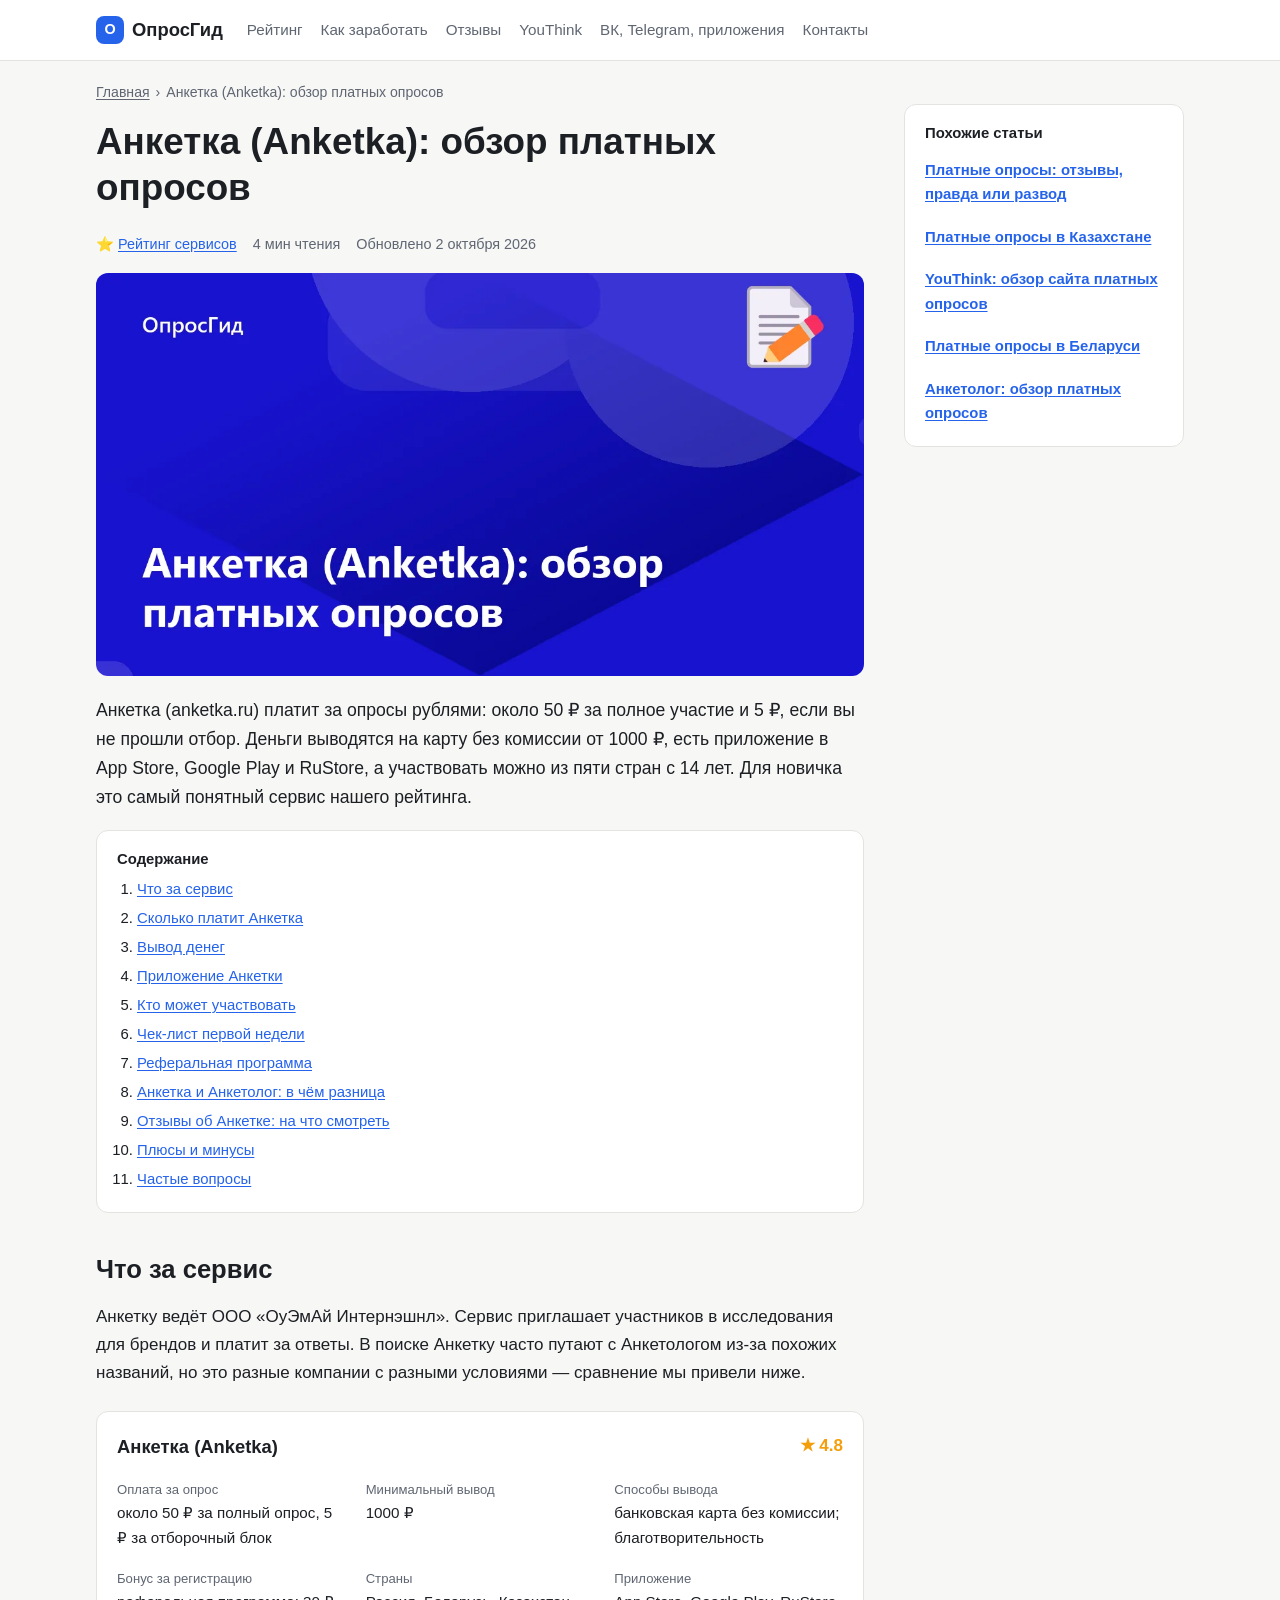
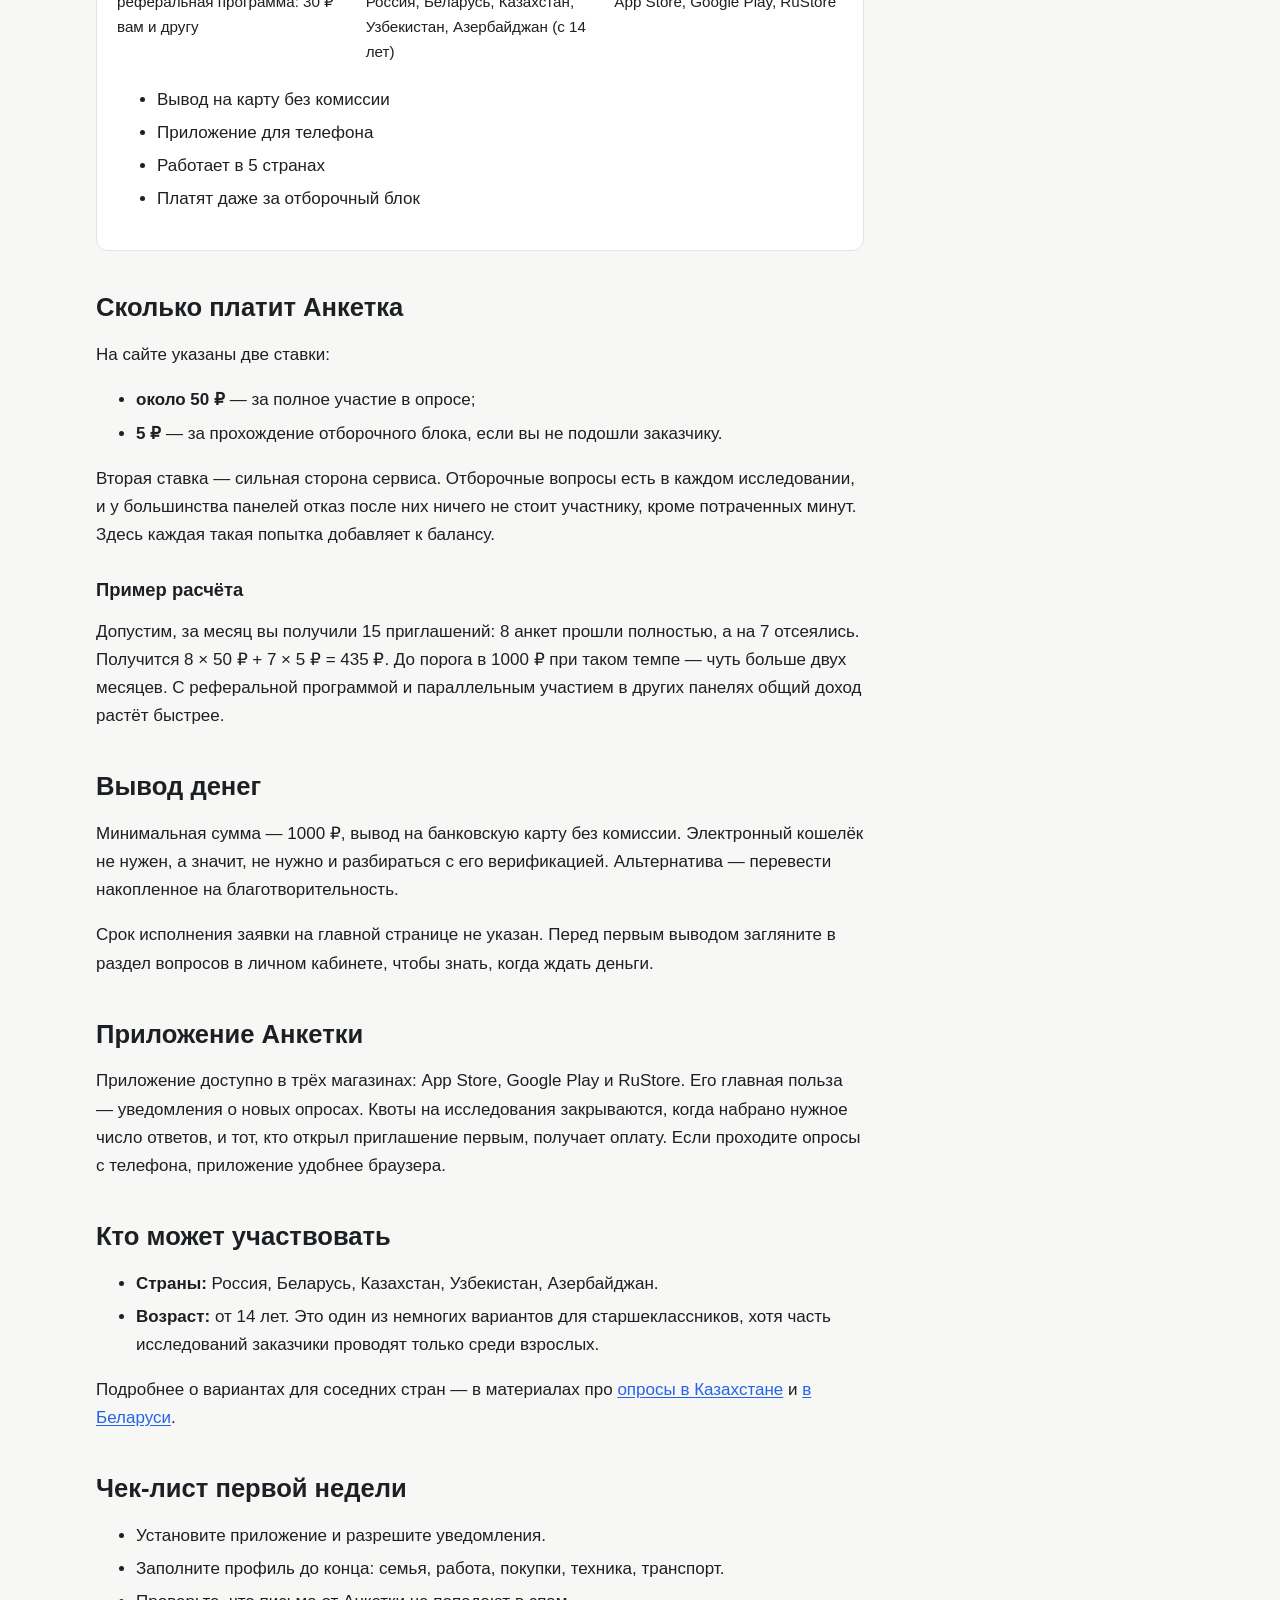
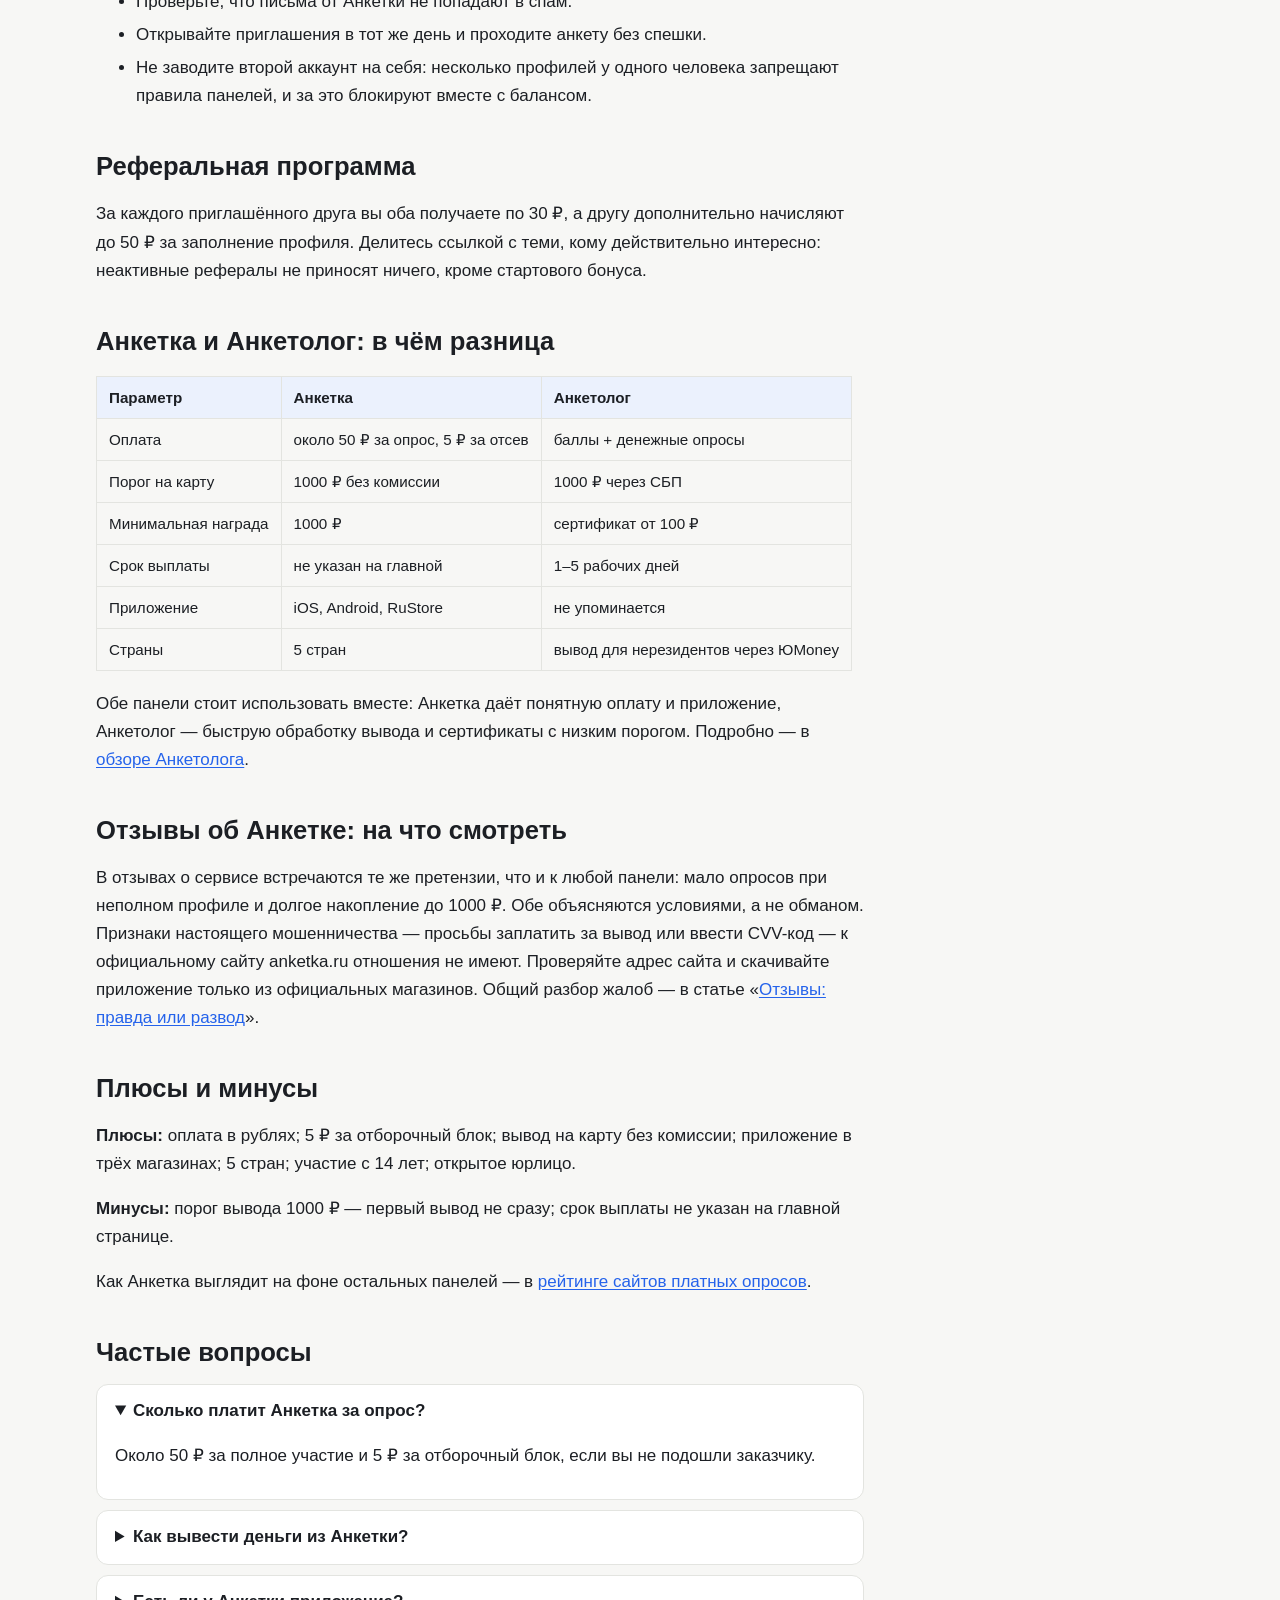
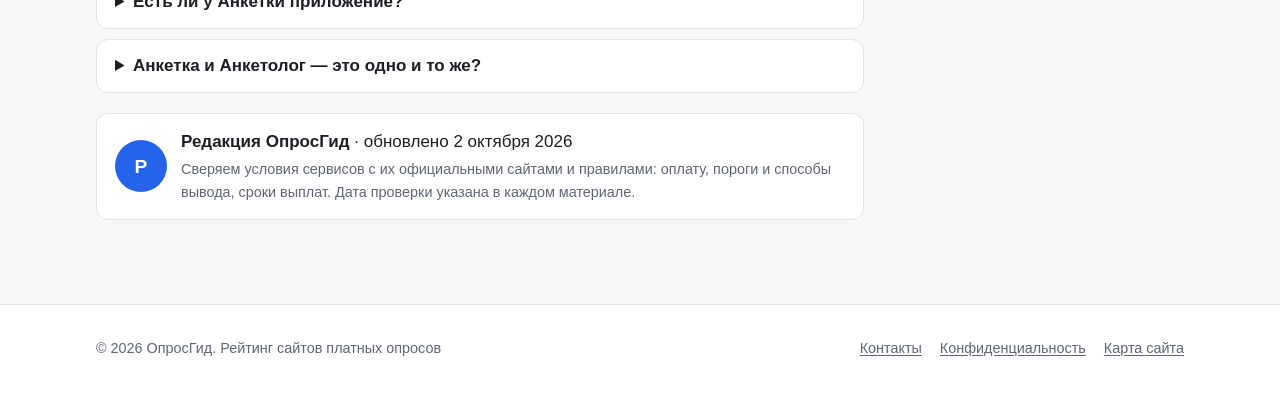
<file: anketka.html>
<!doctype html>
<html lang="ru">
<head>
<meta charset="utf-8">
<meta name="viewport" content="width=device-width, initial-scale=1">
<title>Анкетка (Anketka): обзор опросов, оплата и вывод</title>
<meta name="description" content="Обзор Анкетки: около 50 ₽ за опрос и 5 ₽ за отборочный блок, вывод от 1000 ₽ на карту без комиссии, приложение, 5 стран, участие с 14 лет.">
<link rel="canonical" href="https://platnye-onlajn-oprosy.vercel.app/anketka.html">
<meta property="og:type" content="article">
<meta property="og:locale" content="ru_RU">
<meta property="og:site_name" content="ОпросГид">
<meta property="og:title" content="Анкетка (Anketka): обзор опросов, оплата и вывод">
<meta property="og:description" content="Обзор Анкетки: около 50 ₽ за опрос и 5 ₽ за отборочный блок, вывод от 1000 ₽ на карту без комиссии, приложение, 5 стран, участие с 14 лет.">
<meta property="og:url" content="https://platnye-onlajn-oprosy.vercel.app/anketka.html">
<meta property="og:image" content="https://platnye-onlajn-oprosy.vercel.app/img/anketka.webp">
<meta property="og:image:width" content="1200">
<meta property="og:image:height" content="630">
<meta property="og:image:alt" content="Анкетка (Anketka): обзор платных опросов">
<meta name="twitter:card" content="summary_large_image"><meta name="theme-color" content="#2563eb">
<link rel="icon" href="/favicon.svg" type="image/svg+xml">
<link rel="stylesheet" href="/assets/style.css?v=2ce47a9f">
<style>:root{--accent:#2563eb}</style>
<script type="application/ld+json">{"@context": "https://schema.org", "@type": "Article", "author": {"@type": "Organization", "name": "\u0420\u0435\u0434\u0430\u043a\u0446\u0438\u044f \u041e\u043f\u0440\u043e\u0441\u0413\u0438\u0434"}, "dateModified": "2026-10-02", "datePublished": "2026-10-02", "description": "\u041e\u0431\u0437\u043e\u0440 \u0410\u043d\u043a\u0435\u0442\u043a\u0438: \u043e\u043a\u043e\u043b\u043e 50 \u20bd \u0437\u0430 \u043e\u043f\u0440\u043e\u0441 \u0438 5 \u20bd \u0437\u0430 \u043e\u0442\u0431\u043e\u0440\u043e\u0447\u043d\u044b\u0439 \u0431\u043b\u043e\u043a, \u0432\u044b\u0432\u043e\u0434 \u043e\u0442 1000 \u20bd \u043d\u0430 \u043a\u0430\u0440\u0442\u0443 \u0431\u0435\u0437 \u043a\u043e\u043c\u0438\u0441\u0441\u0438\u0438, \u043f\u0440\u0438\u043b\u043e\u0436\u0435\u043d\u0438\u0435, 5 \u0441\u0442\u0440\u0430\u043d, \u0443\u0447\u0430\u0441\u0442\u0438\u0435 \u0441 14 \u043b\u0435\u0442.", "headline": "\u0410\u043d\u043a\u0435\u0442\u043a\u0430 (Anketka): \u043e\u0431\u0437\u043e\u0440 \u043f\u043b\u0430\u0442\u043d\u044b\u0445 \u043e\u043f\u0440\u043e\u0441\u043e\u0432", "image": {"@type": "ImageObject", "height": 630, "url": "https://platnye-onlajn-oprosy.vercel.app/img/anketka.webp", "width": 1200}, "mainEntityOfPage": "https://platnye-onlajn-oprosy.vercel.app/anketka.html", "publisher": {"@type": "Organization", "name": "\u041e\u043f\u0440\u043e\u0441\u0413\u0438\u0434", "url": "https://platnye-onlajn-oprosy.vercel.app"}}</script>
<script type="application/ld+json">{"@context": "https://schema.org", "@type": "FAQPage", "mainEntity": [{"@type": "Question", "acceptedAnswer": {"@type": "Answer", "text": "\u003cp\u003e\u041e\u043a\u043e\u043b\u043e 50 \u20bd \u0437\u0430 \u043f\u043e\u043b\u043d\u043e\u0435 \u0443\u0447\u0430\u0441\u0442\u0438\u0435 \u0438 5 \u20bd \u0437\u0430 \u043e\u0442\u0431\u043e\u0440\u043e\u0447\u043d\u044b\u0439 \u0431\u043b\u043e\u043a, \u0435\u0441\u043b\u0438 \u0432\u044b \u043d\u0435 \u043f\u043e\u0434\u043e\u0448\u043b\u0438 \u0437\u0430\u043a\u0430\u0437\u0447\u0438\u043a\u0443.\u003c/p\u003e"}, "name": "\u0421\u043a\u043e\u043b\u044c\u043a\u043e \u043f\u043b\u0430\u0442\u0438\u0442 \u0410\u043d\u043a\u0435\u0442\u043a\u0430 \u0437\u0430 \u043e\u043f\u0440\u043e\u0441?"}, {"@type": "Question", "acceptedAnswer": {"@type": "Answer", "text": "\u003cp\u003e\u041d\u0430\u043a\u043e\u043f\u0438\u0442\u0435 1000 \u20bd \u0438 \u043e\u0444\u043e\u0440\u043c\u0438\u0442\u0435 \u0432\u044b\u0432\u043e\u0434 \u043d\u0430 \u0431\u0430\u043d\u043a\u043e\u0432\u0441\u043a\u0443\u044e \u043a\u0430\u0440\u0442\u0443 \u2014 \u043a\u043e\u043c\u0438\u0441\u0441\u0438\u0438 \u043d\u0435\u0442. \u0422\u0430\u043a\u0436\u0435 \u043c\u043e\u0436\u043d\u043e \u043f\u0435\u0440\u0435\u0432\u0435\u0441\u0442\u0438 \u0434\u0435\u043d\u044c\u0433\u0438 \u043d\u0430 \u0431\u043b\u0430\u0433\u043e\u0442\u0432\u043e\u0440\u0438\u0442\u0435\u043b\u044c\u043d\u043e\u0441\u0442\u044c.\u003c/p\u003e"}, "name": "\u041a\u0430\u043a \u0432\u044b\u0432\u0435\u0441\u0442\u0438 \u0434\u0435\u043d\u044c\u0433\u0438 \u0438\u0437 \u0410\u043d\u043a\u0435\u0442\u043a\u0438?"}, {"@type": "Question", "acceptedAnswer": {"@type": "Answer", "text": "\u003cp\u003e\u0414\u0430, \u0432 App Store, Google Play \u0438 RuStore. \u0421\u043a\u0430\u0447\u0438\u0432\u0430\u0439\u0442\u0435 \u0435\u0433\u043e \u0442\u043e\u043b\u044c\u043a\u043e \u0438\u0437 \u043e\u0444\u0438\u0446\u0438\u0430\u043b\u044c\u043d\u044b\u0445 \u043c\u0430\u0433\u0430\u0437\u0438\u043d\u043e\u0432.\u003c/p\u003e"}, "name": "\u0415\u0441\u0442\u044c \u043b\u0438 \u0443 \u0410\u043d\u043a\u0435\u0442\u043a\u0438 \u043f\u0440\u0438\u043b\u043e\u0436\u0435\u043d\u0438\u0435?"}, {"@type": "Question", "acceptedAnswer": {"@type": "Answer", "text": "\u003cp\u003e\u041d\u0435\u0442. \u042d\u0442\u043e \u0440\u0430\u0437\u043d\u044b\u0435 \u043a\u043e\u043c\u043f\u0430\u043d\u0438\u0438: \u0410\u043d\u043a\u0435\u0442\u043a\u0443 \u0432\u0435\u0434\u0451\u0442 \u041e\u041e\u041e \u00ab\u041e\u0443\u042d\u043c\u0410\u0439 \u0418\u043d\u0442\u0435\u0440\u043d\u044d\u0448\u043d\u043b\u00bb, \u0410\u043d\u043a\u0435\u0442\u043e\u043b\u043e\u0433 \u2014 \u041e\u041e\u041e \u00ab\u0418\u043d\u0441\u0442\u0438\u0442\u0443\u0442 \u041e\u0431\u0449\u0435\u0441\u0442\u0432\u0435\u043d\u043d\u043e\u0433\u043e \u041c\u043d\u0435\u043d\u0438\u044f \u0410\u043d\u043a\u0435\u0442\u043e\u043b\u043e\u0433\u00bb. \u0423\u0441\u043b\u043e\u0432\u0438\u044f \u043e\u043f\u043b\u0430\u0442\u044b \u0438 \u0432\u044b\u0432\u043e\u0434\u0430 \u0443 \u043d\u0438\u0445 \u0440\u0430\u0437\u043d\u044b\u0435.\u003c/p\u003e"}, "name": "\u0410\u043d\u043a\u0435\u0442\u043a\u0430 \u0438 \u0410\u043d\u043a\u0435\u0442\u043e\u043b\u043e\u0433 \u2014 \u044d\u0442\u043e \u043e\u0434\u043d\u043e \u0438 \u0442\u043e \u0436\u0435?"}]}</script>
<script type="application/ld+json">{"@context": "https://schema.org", "@type": "BreadcrumbList", "itemListElement": [{"@type": "ListItem", "item": "https://platnye-onlajn-oprosy.vercel.app/", "name": "\u0413\u043b\u0430\u0432\u043d\u0430\u044f", "position": 1}, {"@type": "ListItem", "item": "https://platnye-onlajn-oprosy.vercel.app/anketka.html", "name": "\u0410\u043d\u043a\u0435\u0442\u043a\u0430 (Anketka): \u043e\u0431\u0437\u043e\u0440 \u043f\u043b\u0430\u0442\u043d\u044b\u0445 \u043e\u043f\u0440\u043e\u0441\u043e\u0432", "position": 2}]}</script>
</head>
<body>
<header class="site-header">
  <div class="wrap">
    <a class="logo" href="/"><span class="logo-mark" aria-hidden="true">О</span>ОпросГид</a>
    <nav class="site-nav" aria-label="Главное меню">
<a href="/">Рейтинг</a>
<a href="/kak-zarabotat.html">Как заработать</a>
<a href="/otzyvy.html">Отзывы</a>
<a href="/youthink.html">YouThink</a>
<a href="/vk-telegram-prilozheniya.html">ВК, Telegram, приложения</a>
<a href="/contact.html">Контакты</a>
    </nav>
  </div>
</header>
<main class="wrap">
<ol class="crumbs">
<li><a href="/">Главная</a></li>
<li>Анкетка (Anketka): обзор платных опросов</li>
</ol>
<div class="article-layout">
  <article class="content">
    <h1>Анкетка (Anketka): обзор платных опросов</h1>
    <div class="meta">
<span>⭐ <a href="/">Рейтинг сервисов</a></span>      <span>4 мин чтения</span>
      <span>Обновлено <time datetime="2026-10-02">2 октября 2026</time></span>
    </div>
    <figure class="cover"><img src="/img/anketka.webp" alt="Анкетка (Anketka): обзор платных опросов" width="1200" height="630" fetchpriority="high"></figure>
    <div class="lead"><p>Анкетка (anketka.ru) платит за опросы рублями: около 50 ₽ за полное участие и 5 ₽, если вы не прошли отбор. Деньги выводятся на карту без комиссии от 1000 ₽, есть приложение в App Store, Google Play и RuStore, а участвовать можно из пяти стран с 14 лет. Для новичка это самый понятный сервис нашего рейтинга.</p></div>
    <nav class="toc" aria-label="Содержание">
      <strong>Содержание</strong>
      <ol><li><a href="#chto-za-servis">Что за сервис</a></li><li><a href="#skolko-platit-anketka">Сколько платит Анкетка</a></li><li><a href="#vyvod-deneg">Вывод денег</a></li><li><a href="#prilozhenie-anketki">Приложение Анкетки</a></li><li><a href="#kto-mozhet-uchastvovat">Кто может участвовать</a></li><li><a href="#chek-list-pervoj-nedeli">Чек-лист первой недели</a></li><li><a href="#referalnaya-programma">Реферальная программа</a></li><li><a href="#anketka-i-anketolog-v-chem-raznica">Анкетка и Анкетолог: в чём разница</a></li><li><a href="#otzyvy-ob-anketke-na-chto-smotret">Отзывы об Анкетке: на что смотреть</a></li><li><a href="#plyusy-i-minusy">Плюсы и минусы</a></li><li><a href="#faq">Частые вопросы</a></li></ol>
    </nav>
    <h2 id="chto-za-servis">Что за сервис</h2>
<p>Анкетку ведёт ООО «ОуЭмАй Интернэшнл». Сервис приглашает участников в исследования для брендов и платит за ответы. В поиске Анкетку часто путают с Анкетологом из-за похожих названий, но это разные компании с разными условиями — сравнение мы привели ниже.</p>
<div class="offer">
  <div class="offer-head">
    <h3>Анкетка (Anketka)</h3>
    <span class="stars">★ 4.8</span>
  </div>
  <ul class="facts">
<li><b>Оплата за опрос</b>около 50 ₽ за полный опрос, 5 ₽ за отборочный блок</li><li><b>Минимальный вывод</b>1000 ₽</li><li><b>Способы вывода</b>банковская карта без комиссии; благотворительность</li><li><b>Бонус за регистрацию</b>реферальная программа: 30 ₽ вам и другу</li><li><b>Страны</b>Россия, Беларусь, Казахстан, Узбекистан, Азербайджан (с 14 лет)</li><li><b>Приложение</b>App Store, Google Play, RuStore</li></ul>

<ul><li>Вывод на карту без комиссии</li><li>Приложение для телефона</li><li>Работает в 5 странах</li><li>Платят даже за отборочный блок</li></ul>  
  
</div>
<h2 id="skolko-platit-anketka">Сколько платит Анкетка</h2>
<p>На сайте указаны две ставки:</p>
<ul>
<li><strong>около 50 ₽</strong> — за полное участие в опросе;</li>
<li><strong>5 ₽</strong> — за прохождение отборочного блока, если вы не подошли заказчику.</li>
</ul>
<p>Вторая ставка — сильная сторона сервиса. Отборочные вопросы есть в каждом исследовании, и у большинства панелей отказ после них ничего не стоит участнику, кроме потраченных минут. Здесь каждая такая попытка добавляет к балансу.</p>
<h3 id="primer-rascheta">Пример расчёта</h3>
<p>Допустим, за месяц вы получили 15 приглашений: 8 анкет прошли полностью, а на 7 отсеялись. Получится 8 × 50 ₽ + 7 × 5 ₽ = 435 ₽. До порога в 1000 ₽ при таком темпе — чуть больше двух месяцев. С реферальной программой и параллельным участием в других панелях общий доход растёт быстрее.</p>
<h2 id="vyvod-deneg">Вывод денег</h2>
<p>Минимальная сумма — 1000 ₽, вывод на банковскую карту без комиссии. Электронный кошелёк не нужен, а значит, не нужно и разбираться с его верификацией. Альтернатива — перевести накопленное на благотворительность.</p>
<p>Срок исполнения заявки на главной странице не указан. Перед первым выводом загляните в раздел вопросов в личном кабинете, чтобы знать, когда ждать деньги.</p>
<h2 id="prilozhenie-anketki">Приложение Анкетки</h2>
<p>Приложение доступно в трёх магазинах: App Store, Google Play и RuStore. Его главная польза — уведомления о новых опросах. Квоты на исследования закрываются, когда набрано нужное число ответов, и тот, кто открыл приглашение первым, получает оплату. Если проходите опросы с телефона, приложение удобнее браузера.</p>
<h2 id="kto-mozhet-uchastvovat">Кто может участвовать</h2>
<ul>
<li><strong>Страны:</strong> Россия, Беларусь, Казахстан, Узбекистан, Азербайджан.</li>
<li><strong>Возраст:</strong> от 14 лет. Это один из немногих вариантов для старшеклассников, хотя часть исследований заказчики проводят только среди взрослых.</li>
</ul>
<p>Подробнее о вариантах для соседних стран — в материалах про <a href="/kazakhstan.html">опросы в Казахстане</a> и <a href="/belarus.html">в Беларуси</a>.</p>
<h2 id="chek-list-pervoj-nedeli">Чек-лист первой недели</h2>
<ul>
<li>Установите приложение и разрешите уведомления.</li>
<li>Заполните профиль до конца: семья, работа, покупки, техника, транспорт.</li>
<li>Проверьте, что письма от Анкетки не попадают в спам.</li>
<li>Открывайте приглашения в тот же день и проходите анкету без спешки.</li>
<li>Не заводите второй аккаунт на себя: несколько профилей у одного человека запрещают правила панелей, и за это блокируют вместе с балансом.</li>
</ul>
<h2 id="referalnaya-programma">Реферальная программа</h2>
<p>За каждого приглашённого друга вы оба получаете по 30 ₽, а другу дополнительно начисляют до 50 ₽ за заполнение профиля. Делитесь ссылкой с теми, кому действительно интересно: неактивные рефералы не приносят ничего, кроме стартового бонуса.</p>
<h2 id="anketka-i-anketolog-v-chem-raznica">Анкетка и Анкетолог: в чём разница</h2>
<table>
<thead>
<tr>
<th>Параметр</th>
<th>Анкетка</th>
<th>Анкетолог</th>
</tr>
</thead>
<tbody>
<tr>
<td>Оплата</td>
<td>около 50 ₽ за опрос, 5 ₽ за отсев</td>
<td>баллы + денежные опросы</td>
</tr>
<tr>
<td>Порог на карту</td>
<td>1000 ₽ без комиссии</td>
<td>1000 ₽ через СБП</td>
</tr>
<tr>
<td>Минимальная награда</td>
<td>1000 ₽</td>
<td>сертификат от 100 ₽</td>
</tr>
<tr>
<td>Срок выплаты</td>
<td>не указан на главной</td>
<td>1–5 рабочих дней</td>
</tr>
<tr>
<td>Приложение</td>
<td>iOS, Android, RuStore</td>
<td>не упоминается</td>
</tr>
<tr>
<td>Страны</td>
<td>5 стран</td>
<td>вывод для нерезидентов через ЮMoney</td>
</tr>
</tbody>
</table>
<p>Обе панели стоит использовать вместе: Анкетка даёт понятную оплату и приложение, Анкетолог — быструю обработку вывода и сертификаты с низким порогом. Подробно — в <a href="/anketolog.html">обзоре Анкетолога</a>.</p>
<h2 id="otzyvy-ob-anketke-na-chto-smotret">Отзывы об Анкетке: на что смотреть</h2>
<p>В отзывах о сервисе встречаются те же претензии, что и к любой панели: мало опросов при неполном профиле и долгое накопление до 1000 ₽. Обе объясняются условиями, а не обманом. Признаки настоящего мошенничества — просьбы заплатить за вывод или ввести CVV-код — к официальному сайту anketka.ru отношения не имеют. Проверяйте адрес сайта и скачивайте приложение только из официальных магазинов. Общий разбор жалоб — в статье «<a href="/otzyvy.html">Отзывы: правда или развод</a>».</p>
<h2 id="plyusy-i-minusy">Плюсы и минусы</h2>
<p><strong>Плюсы:</strong> оплата в рублях; 5 ₽ за отборочный блок; вывод на карту без комиссии; приложение в трёх магазинах; 5 стран; участие с 14 лет; открытое юрлицо.</p>
<p><strong>Минусы:</strong> порог вывода 1000 ₽ — первый вывод не сразу; срок выплаты не указан на главной странице.</p>
<p>Как Анкетка выглядит на фоне остальных панелей — в <a href="/">рейтинге сайтов платных опросов</a>.</p>
    <section class="faq" id="faq">
  <h2>Частые вопросы</h2>
<details open><summary>Сколько платит Анкетка за опрос?</summary><p>Около 50 ₽ за полное участие и 5 ₽ за отборочный блок, если вы не подошли заказчику.</p></details>
<details><summary>Как вывести деньги из Анкетки?</summary><p>Накопите 1000 ₽ и оформите вывод на банковскую карту — комиссии нет. Также можно перевести деньги на благотворительность.</p></details>
<details><summary>Есть ли у Анкетки приложение?</summary><p>Да, в App Store, Google Play и RuStore. Скачивайте его только из официальных магазинов.</p></details>
<details><summary>Анкетка и Анкетолог — это одно и то же?</summary><p>Нет. Это разные компании: Анкетку ведёт ООО «ОуЭмАй Интернэшнл», Анкетолог — ООО «Институт Общественного Мнения Анкетолог». Условия оплаты и вывода у них разные.</p></details>
</section>

    <div class="author">
  <div class="avatar" aria-hidden="true">Р</div>
  <div><strong>Редакция ОпросГид</strong> · обновлено 2 октября 2026<p>Сверяем условия сервисов с их официальными сайтами и правилами: оплату, пороги и способы вывода, сроки выплат. Дата проверки указана в каждом материале.</p></div>
</div>

  </article>
  <aside>
    <div class="toc">
      <strong>Похожие статьи</strong>
      <ul class="list" style="margin-top:8px"><li><a href="/otzyvy.html">Платные опросы: отзывы, правда или развод</a></li><li><a href="/kazakhstan.html">Платные опросы в Казахстане</a></li><li><a href="/youthink.html">YouThink: обзор сайта платных опросов</a></li><li><a href="/belarus.html">Платные опросы в Беларуси</a></li><li><a href="/anketolog.html">Анкетолог: обзор платных опросов</a></li></ul>
    </div>
  </aside>
</div>
</main>
<footer class="site-footer">
  <div class="wrap">
    <div>© 2026 ОпросГид. Рейтинг сайтов платных опросов</div>
    <nav aria-label="Служебные страницы">
      <a href="/contact.html">Контакты</a>
      <a href="/privacy.html">Конфиденциальность</a>
      <a href="/sitemap.xml">Карта сайта</a>
    </nav>
  </div>
</footer>

</body>
</html>
</file>
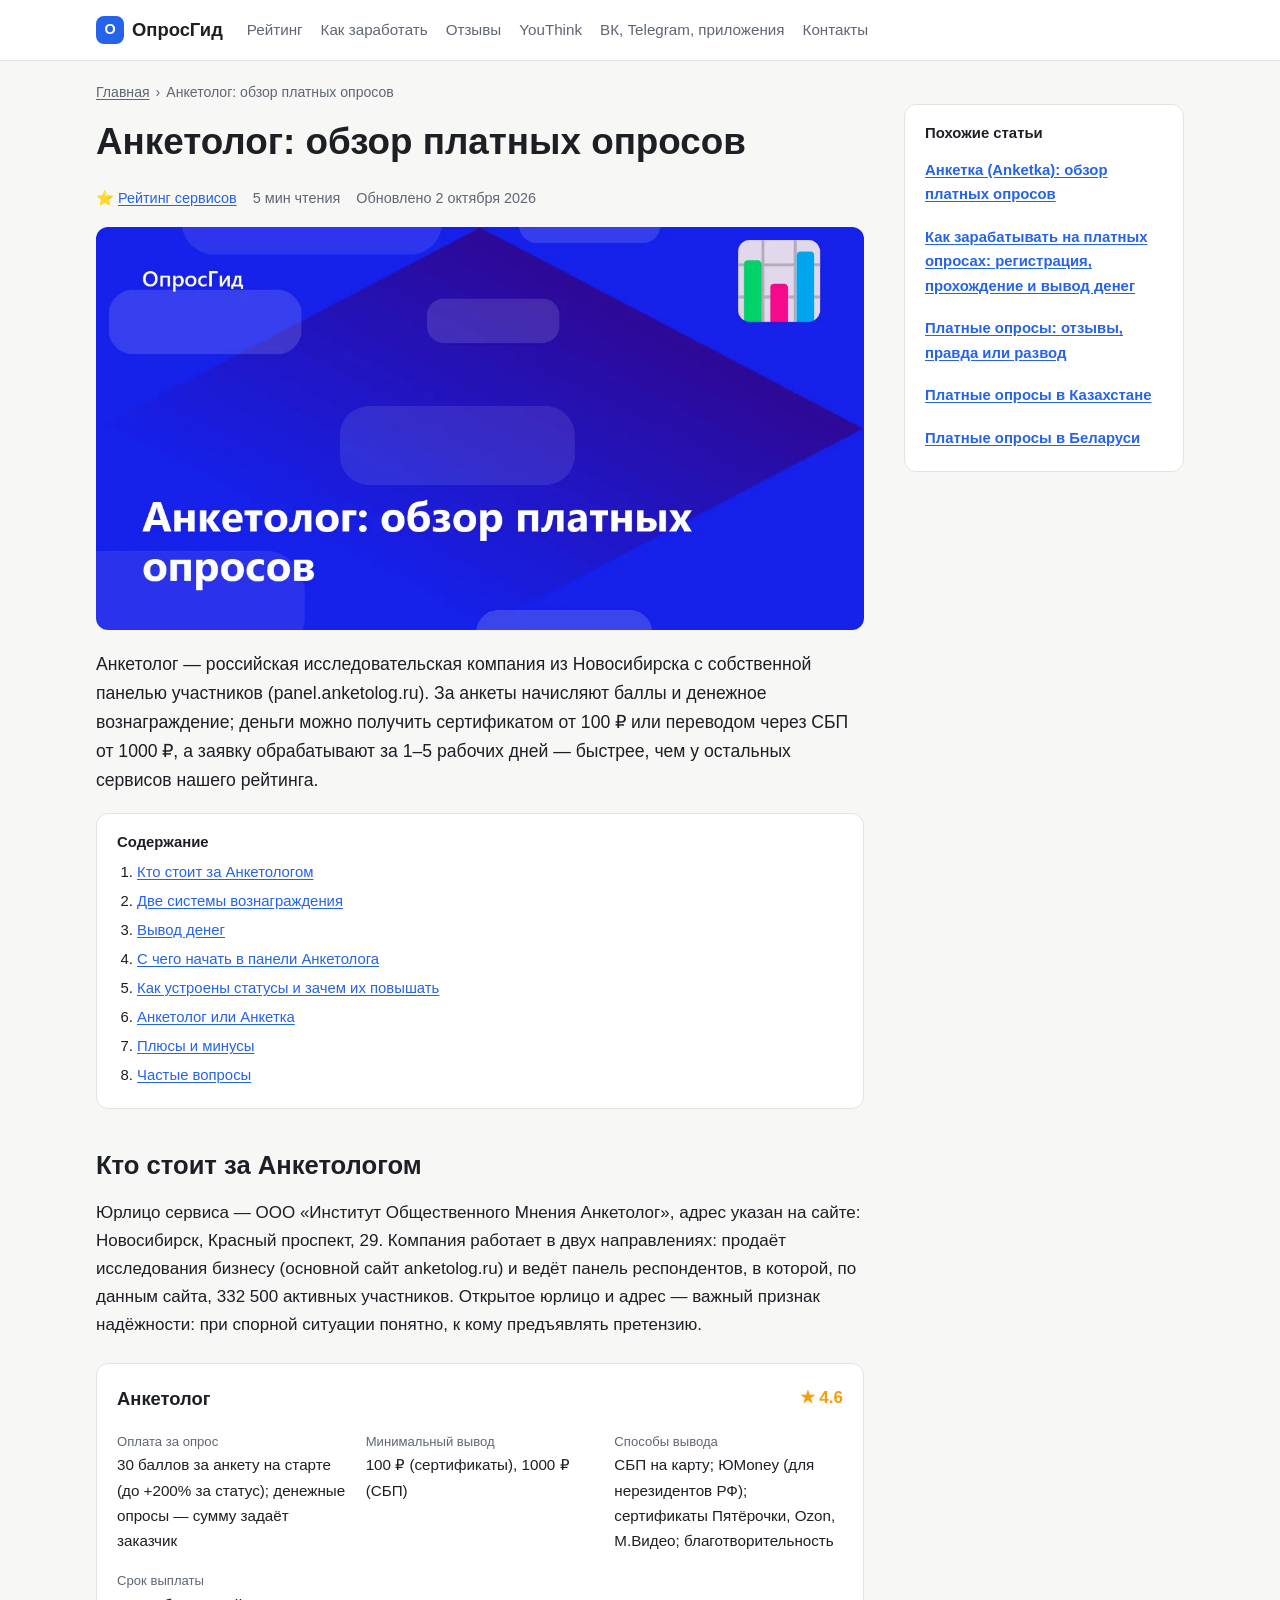
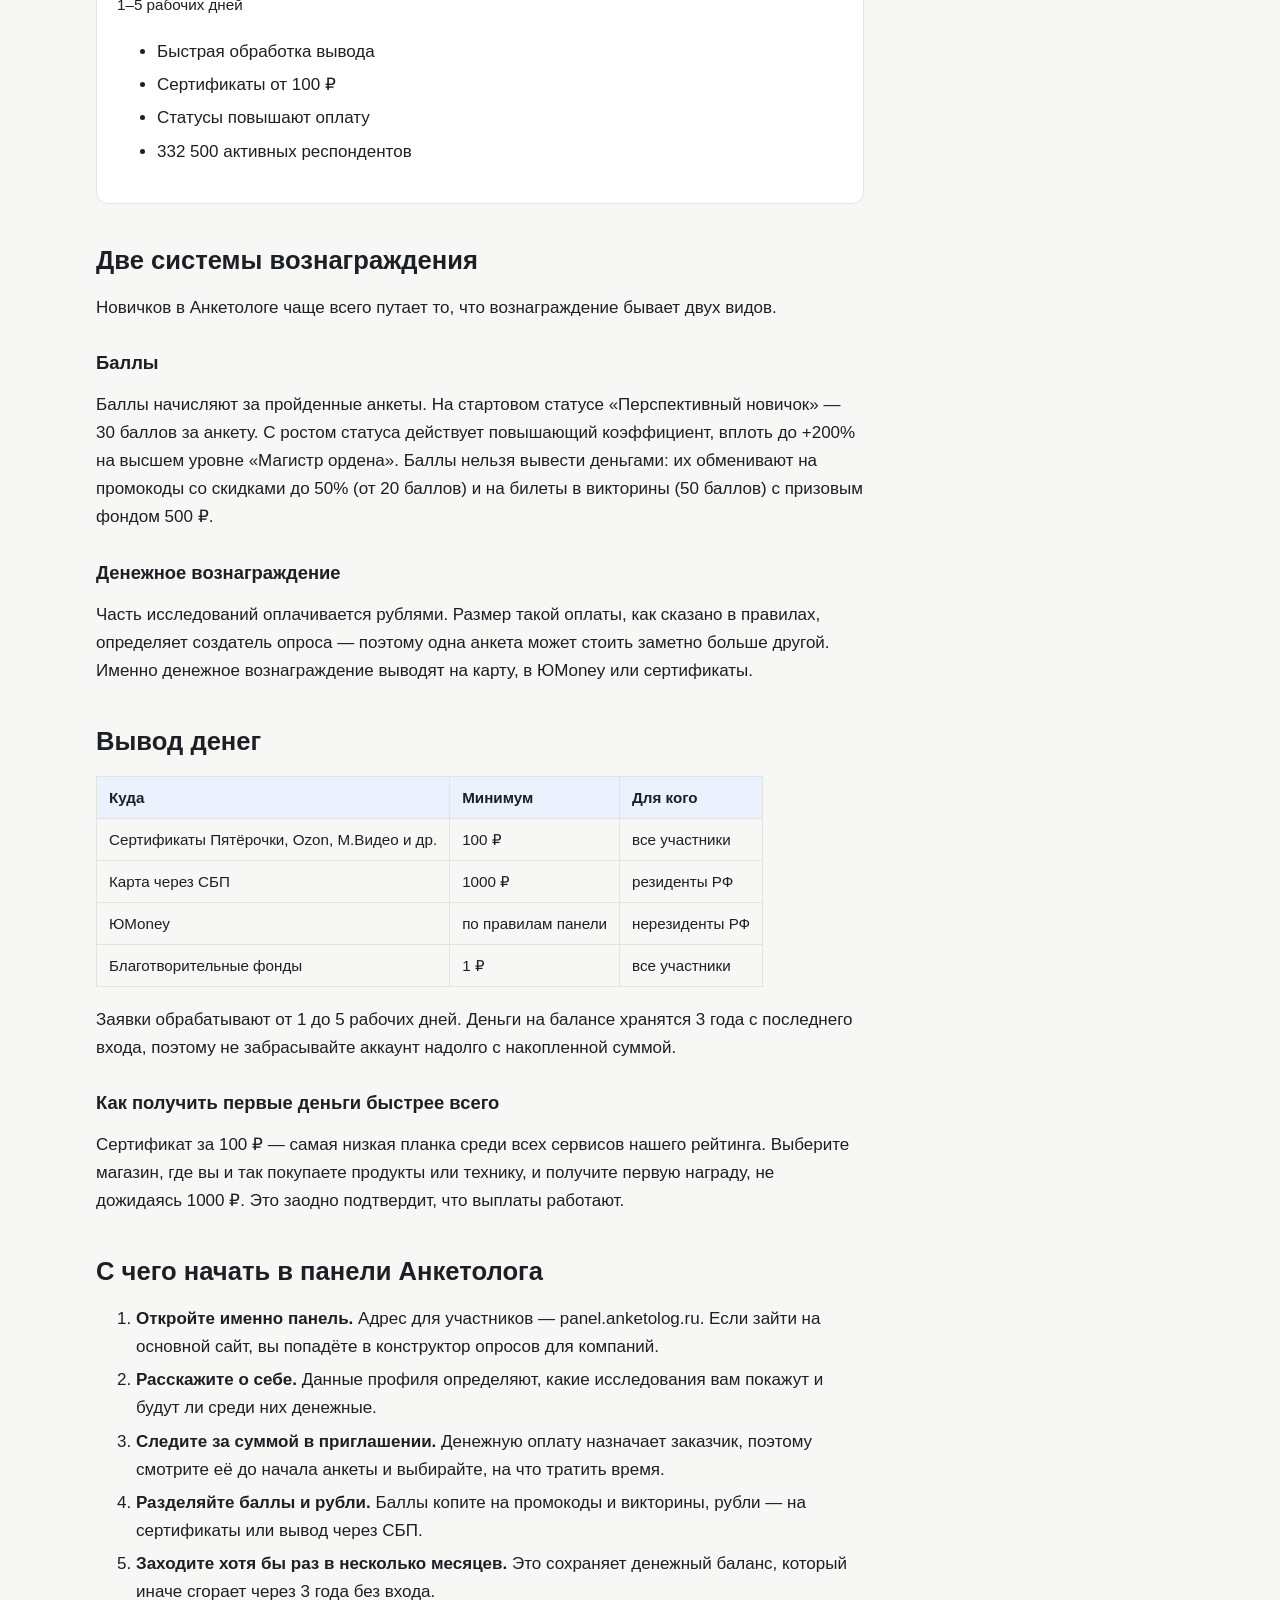
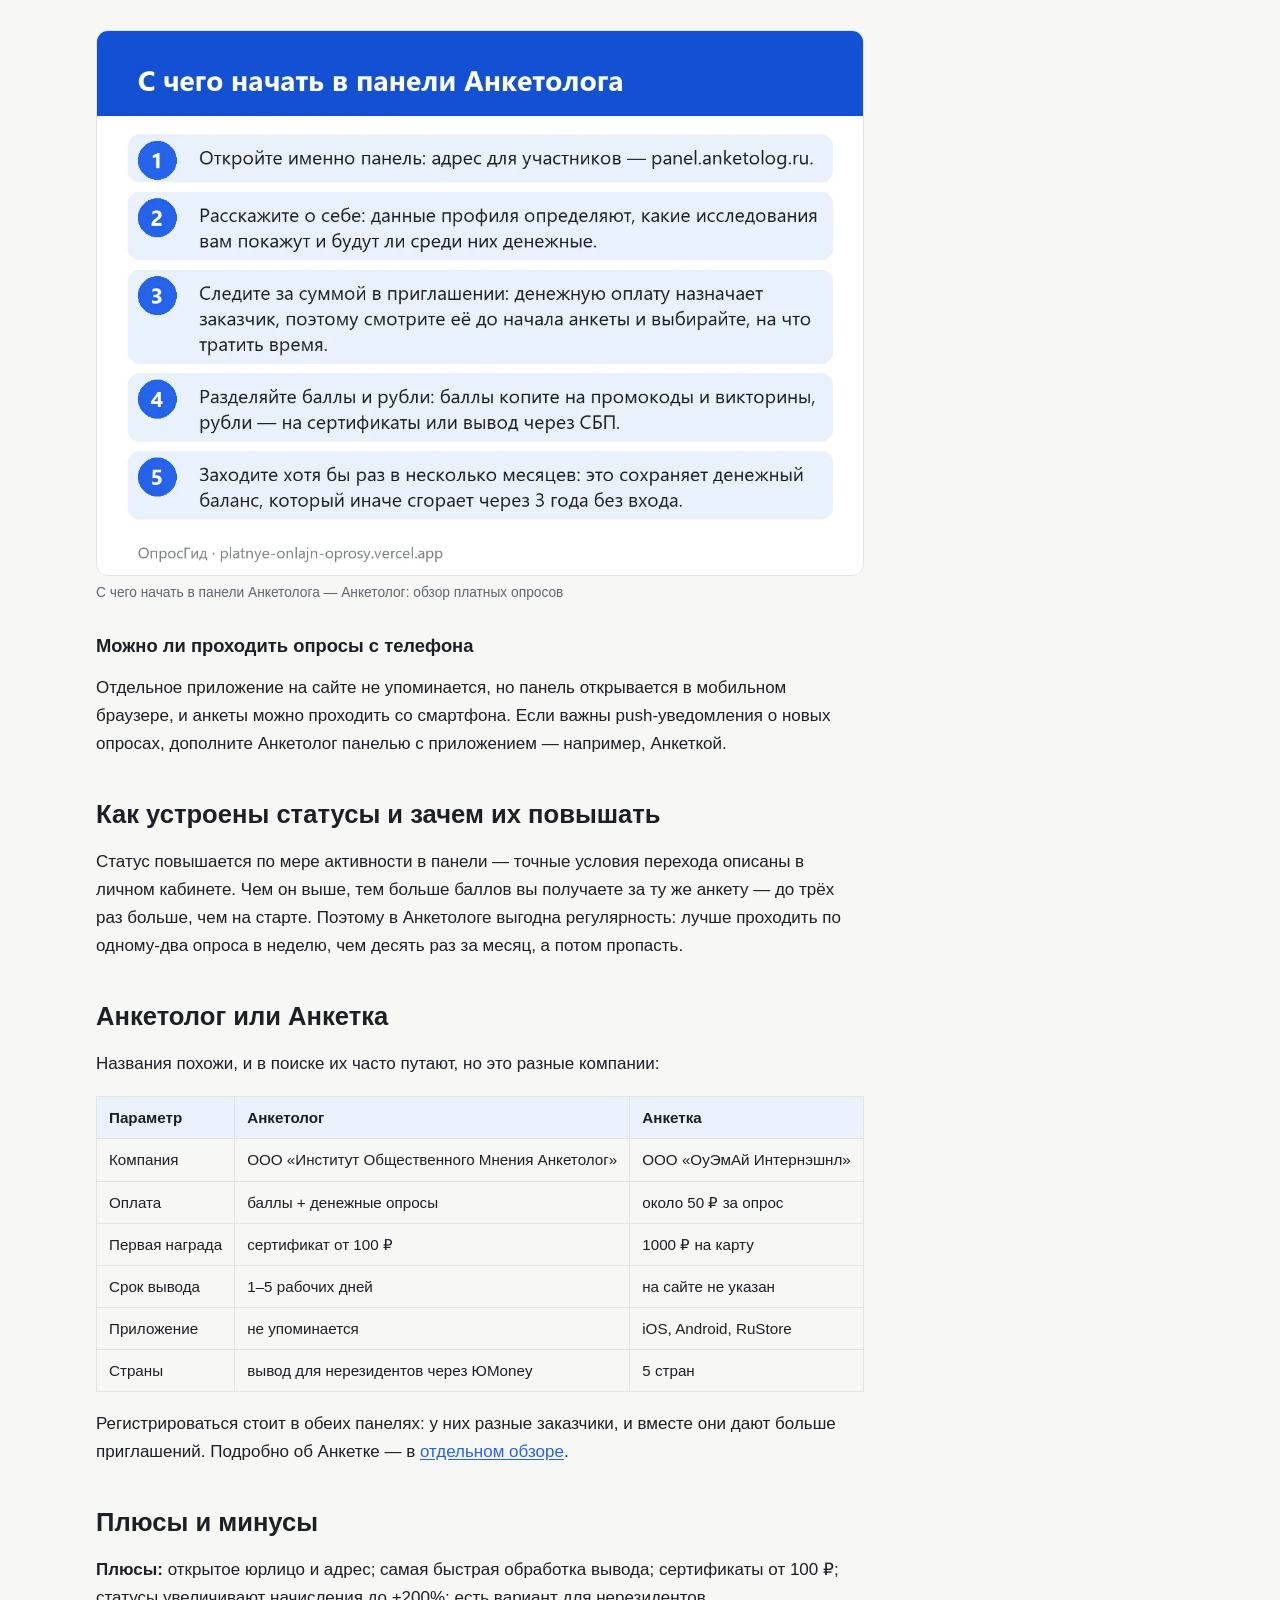
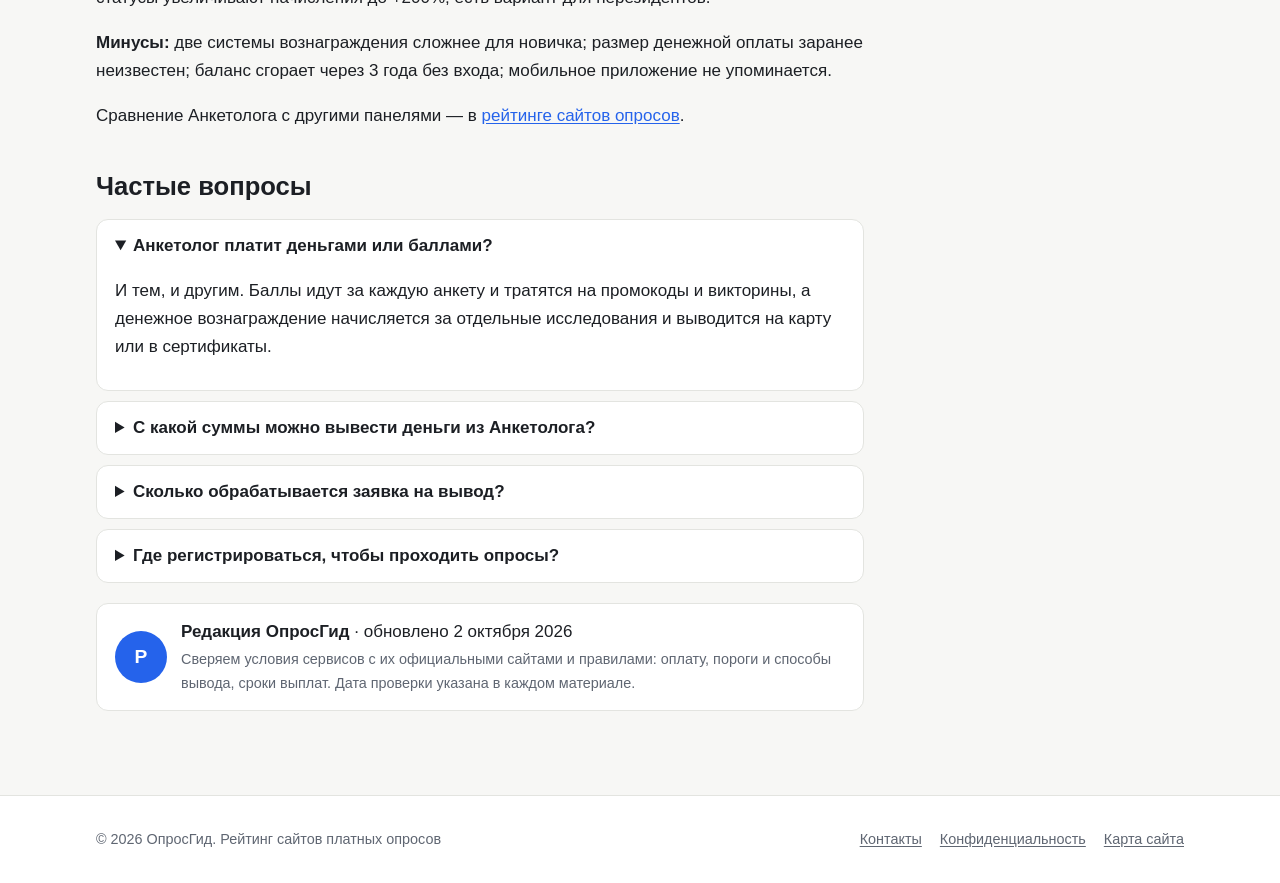
<file: anketolog.html>
<!doctype html>
<html lang="ru">
<head>
<meta charset="utf-8">
<meta name="viewport" content="width=device-width, initial-scale=1">
<title>Анкетолог: платные опросы, баллы, статусы и вывод</title>
<meta name="description" content="Обзор панели Анкетолог для участников: баллы и денежные опросы, статусы до +200%, сертификаты от 100 ₽, вывод через СБП от 1000 ₽ за 1–5 рабочих дней.">
<link rel="canonical" href="https://platnye-onlajn-oprosy.vercel.app/anketolog.html">
<meta property="og:type" content="article">
<meta property="og:locale" content="ru_RU">
<meta property="og:site_name" content="ОпросГид">
<meta property="og:title" content="Анкетолог: платные опросы, баллы, статусы и вывод">
<meta property="og:description" content="Обзор панели Анкетолог для участников: баллы и денежные опросы, статусы до +200%, сертификаты от 100 ₽, вывод через СБП от 1000 ₽ за 1–5 рабочих дней.">
<meta property="og:url" content="https://platnye-onlajn-oprosy.vercel.app/anketolog.html">
<meta property="og:image" content="https://platnye-onlajn-oprosy.vercel.app/img/anketolog.webp">
<meta property="og:image:width" content="1200">
<meta property="og:image:height" content="630">
<meta property="og:image:alt" content="Анкетолог: обзор платных опросов">
<meta name="twitter:card" content="summary_large_image"><meta name="theme-color" content="#2563eb">
<link rel="icon" href="/favicon.svg" type="image/svg+xml">
<link rel="stylesheet" href="/assets/style.css?v=2ce47a9f">
<style>:root{--accent:#2563eb}</style>
<script type="application/ld+json">{"@context": "https://schema.org", "@type": "Article", "author": {"@type": "Organization", "name": "\u0420\u0435\u0434\u0430\u043a\u0446\u0438\u044f \u041e\u043f\u0440\u043e\u0441\u0413\u0438\u0434"}, "dateModified": "2026-10-02", "datePublished": "2026-10-02", "description": "\u041e\u0431\u0437\u043e\u0440 \u043f\u0430\u043d\u0435\u043b\u0438 \u0410\u043d\u043a\u0435\u0442\u043e\u043b\u043e\u0433 \u0434\u043b\u044f \u0443\u0447\u0430\u0441\u0442\u043d\u0438\u043a\u043e\u0432: \u0431\u0430\u043b\u043b\u044b \u0438 \u0434\u0435\u043d\u0435\u0436\u043d\u044b\u0435 \u043e\u043f\u0440\u043e\u0441\u044b, \u0441\u0442\u0430\u0442\u0443\u0441\u044b \u0434\u043e +200%, \u0441\u0435\u0440\u0442\u0438\u0444\u0438\u043a\u0430\u0442\u044b \u043e\u0442 100 \u20bd, \u0432\u044b\u0432\u043e\u0434 \u0447\u0435\u0440\u0435\u0437 \u0421\u0411\u041f \u043e\u0442 1000 \u20bd \u0437\u0430 1\u20135 \u0440\u0430\u0431\u043e\u0447\u0438\u0445 \u0434\u043d\u0435\u0439.", "headline": "\u0410\u043d\u043a\u0435\u0442\u043e\u043b\u043e\u0433: \u043e\u0431\u0437\u043e\u0440 \u043f\u043b\u0430\u0442\u043d\u044b\u0445 \u043e\u043f\u0440\u043e\u0441\u043e\u0432", "image": {"@type": "ImageObject", "height": 630, "url": "https://platnye-onlajn-oprosy.vercel.app/img/anketolog.webp", "width": 1200}, "mainEntityOfPage": "https://platnye-onlajn-oprosy.vercel.app/anketolog.html", "publisher": {"@type": "Organization", "name": "\u041e\u043f\u0440\u043e\u0441\u0413\u0438\u0434", "url": "https://platnye-onlajn-oprosy.vercel.app"}}</script>
<script type="application/ld+json">{"@context": "https://schema.org", "@type": "FAQPage", "mainEntity": [{"@type": "Question", "acceptedAnswer": {"@type": "Answer", "text": "\u003cp\u003e\u0418 \u0442\u0435\u043c, \u0438 \u0434\u0440\u0443\u0433\u0438\u043c. \u0411\u0430\u043b\u043b\u044b \u0438\u0434\u0443\u0442 \u0437\u0430 \u043a\u0430\u0436\u0434\u0443\u044e \u0430\u043d\u043a\u0435\u0442\u0443 \u0438 \u0442\u0440\u0430\u0442\u044f\u0442\u0441\u044f \u043d\u0430 \u043f\u0440\u043e\u043c\u043e\u043a\u043e\u0434\u044b \u0438 \u0432\u0438\u043a\u0442\u043e\u0440\u0438\u043d\u044b, \u0430 \u0434\u0435\u043d\u0435\u0436\u043d\u043e\u0435 \u0432\u043e\u0437\u043d\u0430\u0433\u0440\u0430\u0436\u0434\u0435\u043d\u0438\u0435 \u043d\u0430\u0447\u0438\u0441\u043b\u044f\u0435\u0442\u0441\u044f \u0437\u0430 \u043e\u0442\u0434\u0435\u043b\u044c\u043d\u044b\u0435 \u0438\u0441\u0441\u043b\u0435\u0434\u043e\u0432\u0430\u043d\u0438\u044f \u0438 \u0432\u044b\u0432\u043e\u0434\u0438\u0442\u0441\u044f \u043d\u0430 \u043a\u0430\u0440\u0442\u0443 \u0438\u043b\u0438 \u0432 \u0441\u0435\u0440\u0442\u0438\u0444\u0438\u043a\u0430\u0442\u044b.\u003c/p\u003e"}, "name": "\u0410\u043d\u043a\u0435\u0442\u043e\u043b\u043e\u0433 \u043f\u043b\u0430\u0442\u0438\u0442 \u0434\u0435\u043d\u044c\u0433\u0430\u043c\u0438 \u0438\u043b\u0438 \u0431\u0430\u043b\u043b\u0430\u043c\u0438?"}, {"@type": "Question", "acceptedAnswer": {"@type": "Answer", "text": "\u003cp\u003e\u041e\u0442 100 \u20bd \u043d\u0430 \u0441\u0435\u0440\u0442\u0438\u0444\u0438\u043a\u0430\u0442\u044b \u043f\u0430\u0440\u0442\u043d\u0451\u0440\u043e\u0432 \u0438 \u043e\u0442 1000 \u20bd \u043d\u0430 \u043a\u0430\u0440\u0442\u0443 \u0447\u0435\u0440\u0435\u0437 \u0421\u0411\u041f \u0434\u043b\u044f \u0440\u0435\u0437\u0438\u0434\u0435\u043d\u0442\u043e\u0432 \u0420\u0424. \u041d\u0435\u0440\u0435\u0437\u0438\u0434\u0435\u043d\u0442\u044b \u0432\u044b\u0432\u043e\u0434\u044f\u0442 \u0434\u0435\u043d\u044c\u0433\u0438 \u0432 \u042eMoney.\u003c/p\u003e"}, "name": "\u0421 \u043a\u0430\u043a\u043e\u0439 \u0441\u0443\u043c\u043c\u044b \u043c\u043e\u0436\u043d\u043e \u0432\u044b\u0432\u0435\u0441\u0442\u0438 \u0434\u0435\u043d\u044c\u0433\u0438 \u0438\u0437 \u0410\u043d\u043a\u0435\u0442\u043e\u043b\u043e\u0433\u0430?"}, {"@type": "Question", "acceptedAnswer": {"@type": "Answer", "text": "\u003cp\u003e\u041e\u0442 1 \u0434\u043e 5 \u0440\u0430\u0431\u043e\u0447\u0438\u0445 \u0434\u043d\u0435\u0439 \u2014 \u044d\u0442\u043e \u0441\u0430\u043c\u044b\u0439 \u043a\u043e\u0440\u043e\u0442\u043a\u0438\u0439 \u0441\u0440\u043e\u043a \u0441\u0440\u0435\u0434\u0438 \u0441\u0435\u0440\u0432\u0438\u0441\u043e\u0432 \u043d\u0430\u0448\u0435\u0433\u043e \u0440\u0435\u0439\u0442\u0438\u043d\u0433\u0430.\u003c/p\u003e"}, "name": "\u0421\u043a\u043e\u043b\u044c\u043a\u043e \u043e\u0431\u0440\u0430\u0431\u0430\u0442\u044b\u0432\u0430\u0435\u0442\u0441\u044f \u0437\u0430\u044f\u0432\u043a\u0430 \u043d\u0430 \u0432\u044b\u0432\u043e\u0434?"}, {"@type": "Question", "acceptedAnswer": {"@type": "Answer", "text": "\u003cp\u003e\u0412 \u043f\u0430\u043d\u0435\u043b\u0438 \u0440\u0435\u0441\u043f\u043e\u043d\u0434\u0435\u043d\u0442\u043e\u0432 panel.anketolog.ru. \u041e\u0441\u043d\u043e\u0432\u043d\u043e\u0439 \u0441\u0430\u0439\u0442 anketolog.ru \u043f\u0440\u0435\u0434\u043d\u0430\u0437\u043d\u0430\u0447\u0435\u043d \u0434\u043b\u044f \u043a\u043e\u043c\u043f\u0430\u043d\u0438\u0439, \u043a\u043e\u0442\u043e\u0440\u044b\u0435 \u0437\u0430\u043a\u0430\u0437\u044b\u0432\u0430\u044e\u0442 \u0438\u0441\u0441\u043b\u0435\u0434\u043e\u0432\u0430\u043d\u0438\u044f.\u003c/p\u003e"}, "name": "\u0413\u0434\u0435 \u0440\u0435\u0433\u0438\u0441\u0442\u0440\u0438\u0440\u043e\u0432\u0430\u0442\u044c\u0441\u044f, \u0447\u0442\u043e\u0431\u044b \u043f\u0440\u043e\u0445\u043e\u0434\u0438\u0442\u044c \u043e\u043f\u0440\u043e\u0441\u044b?"}]}</script>
<script type="application/ld+json">{"@context": "https://schema.org", "@type": "BreadcrumbList", "itemListElement": [{"@type": "ListItem", "item": "https://platnye-onlajn-oprosy.vercel.app/", "name": "\u0413\u043b\u0430\u0432\u043d\u0430\u044f", "position": 1}, {"@type": "ListItem", "item": "https://platnye-onlajn-oprosy.vercel.app/anketolog.html", "name": "\u0410\u043d\u043a\u0435\u0442\u043e\u043b\u043e\u0433: \u043e\u0431\u0437\u043e\u0440 \u043f\u043b\u0430\u0442\u043d\u044b\u0445 \u043e\u043f\u0440\u043e\u0441\u043e\u0432", "position": 2}]}</script>
</head>
<body>
<header class="site-header">
  <div class="wrap">
    <a class="logo" href="/"><span class="logo-mark" aria-hidden="true">О</span>ОпросГид</a>
    <nav class="site-nav" aria-label="Главное меню">
<a href="/">Рейтинг</a>
<a href="/kak-zarabotat.html">Как заработать</a>
<a href="/otzyvy.html">Отзывы</a>
<a href="/youthink.html">YouThink</a>
<a href="/vk-telegram-prilozheniya.html">ВК, Telegram, приложения</a>
<a href="/contact.html">Контакты</a>
    </nav>
  </div>
</header>
<main class="wrap">
<ol class="crumbs">
<li><a href="/">Главная</a></li>
<li>Анкетолог: обзор платных опросов</li>
</ol>
<div class="article-layout">
  <article class="content">
    <h1>Анкетолог: обзор платных опросов</h1>
    <div class="meta">
<span>⭐ <a href="/">Рейтинг сервисов</a></span>      <span>5 мин чтения</span>
      <span>Обновлено <time datetime="2026-10-02">2 октября 2026</time></span>
    </div>
    <figure class="cover"><img src="/img/anketolog.webp" alt="Анкетолог: обзор платных опросов" width="1200" height="630" fetchpriority="high"></figure>
    <div class="lead"><p>Анкетолог — российская исследовательская компания из Новосибирска с собственной панелью участников (panel.anketolog.ru). За анкеты начисляют баллы и денежное вознаграждение; деньги можно получить сертификатом от 100 ₽ или переводом через СБП от 1000 ₽, а заявку обрабатывают за 1–5 рабочих дней — быстрее, чем у остальных сервисов нашего рейтинга.</p></div>
    <nav class="toc" aria-label="Содержание">
      <strong>Содержание</strong>
      <ol><li><a href="#kto-stoit-za-anketologom">Кто стоит за Анкетологом</a></li><li><a href="#dve-sistemy-voznagrazhdeniya">Две системы вознаграждения</a></li><li><a href="#vyvod-deneg">Вывод денег</a></li><li><a href="#s-chego-nachat-v-paneli-anketologa">С чего начать в панели Анкетолога</a></li><li><a href="#kak-ustroeny-statusy-i-zachem-ikh-povyshat">Как устроены статусы и зачем их повышать</a></li><li><a href="#anketolog-ili-anketka">Анкетолог или Анкетка</a></li><li><a href="#plyusy-i-minusy">Плюсы и минусы</a></li><li><a href="#faq">Частые вопросы</a></li></ol>
    </nav>
    <h2 id="kto-stoit-za-anketologom">Кто стоит за Анкетологом</h2>
<p>Юрлицо сервиса — ООО «Институт Общественного Мнения Анкетолог», адрес указан на сайте: Новосибирск, Красный проспект, 29. Компания работает в двух направлениях: продаёт исследования бизнесу (основной сайт anketolog.ru) и ведёт панель респондентов, в которой, по данным сайта, 332 500 активных участников. Открытое юрлицо и адрес — важный признак надёжности: при спорной ситуации понятно, к кому предъявлять претензию.</p>
<div class="offer">
  <div class="offer-head">
    <h3>Анкетолог</h3>
    <span class="stars">★ 4.6</span>
  </div>
  <ul class="facts">
<li><b>Оплата за опрос</b>30 баллов за анкету на старте (до +200% за статус); денежные опросы — сумму задаёт заказчик</li><li><b>Минимальный вывод</b>100 ₽ (сертификаты), 1000 ₽ (СБП)</li><li><b>Способы вывода</b>СБП на карту; ЮMoney (для нерезидентов РФ); сертификаты Пятёрочки, Ozon, М.Видео; благотворительность</li><li><b>Срок выплаты</b>1–5 рабочих дней</li></ul>

<ul><li>Быстрая обработка вывода</li><li>Сертификаты от 100 ₽</li><li>Статусы повышают оплату</li><li>332 500 активных респондентов</li></ul>  
  
</div>
<h2 id="dve-sistemy-voznagrazhdeniya">Две системы вознаграждения</h2>
<p>Новичков в Анкетологе чаще всего путает то, что вознаграждение бывает двух видов.</p>
<h3 id="bally">Баллы</h3>
<p>Баллы начисляют за пройденные анкеты. На стартовом статусе «Перспективный новичок» — 30 баллов за анкету. С ростом статуса действует повышающий коэффициент, вплоть до +200% на высшем уровне «Магистр ордена». Баллы нельзя вывести деньгами: их обменивают на промокоды со скидками до 50% (от 20 баллов) и на билеты в викторины (50 баллов) с призовым фондом 500 ₽.</p>
<h3 id="denezhnoe-voznagrazhdenie">Денежное вознаграждение</h3>
<p>Часть исследований оплачивается рублями. Размер такой оплаты, как сказано в правилах, определяет создатель опроса — поэтому одна анкета может стоить заметно больше другой. Именно денежное вознаграждение выводят на карту, в ЮMoney или сертификаты.</p>
<h2 id="vyvod-deneg">Вывод денег</h2>
<table>
<thead>
<tr>
<th>Куда</th>
<th>Минимум</th>
<th>Для кого</th>
</tr>
</thead>
<tbody>
<tr>
<td>Сертификаты Пятёрочки, Ozon, М.Видео и др.</td>
<td>100 ₽</td>
<td>все участники</td>
</tr>
<tr>
<td>Карта через СБП</td>
<td>1000 ₽</td>
<td>резиденты РФ</td>
</tr>
<tr>
<td>ЮMoney</td>
<td>по правилам панели</td>
<td>нерезиденты РФ</td>
</tr>
<tr>
<td>Благотворительные фонды</td>
<td>1 ₽</td>
<td>все участники</td>
</tr>
</tbody>
</table>
<p>Заявки обрабатывают от 1 до 5 рабочих дней. Деньги на балансе хранятся 3 года с последнего входа, поэтому не забрасывайте аккаунт надолго с накопленной суммой.</p>
<h3 id="kak-poluchit-pervye-dengi-bystree-vsego">Как получить первые деньги быстрее всего</h3>
<p>Сертификат за 100 ₽ — самая низкая планка среди всех сервисов нашего рейтинга. Выберите магазин, где вы и так покупаете продукты или технику, и получите первую награду, не дожидаясь 1000 ₽. Это заодно подтвердит, что выплаты работают.</p>
<h2 id="s-chego-nachat-v-paneli-anketologa">С чего начать в панели Анкетолога</h2>
<ol>
<li><strong>Откройте именно панель.</strong> Адрес для участников — panel.anketolog.ru. Если зайти на основной сайт, вы попадёте в конструктор опросов для компаний.</li>
<li><strong>Расскажите о себе.</strong> Данные профиля определяют, какие исследования вам покажут и будут ли среди них денежные.</li>
<li><strong>Следите за суммой в приглашении.</strong> Денежную оплату назначает заказчик, поэтому смотрите её до начала анкеты и выбирайте, на что тратить время.</li>
<li><strong>Разделяйте баллы и рубли.</strong> Баллы копите на промокоды и викторины, рубли — на сертификаты или вывод через СБП.</li>
<li><strong>Заходите хотя бы раз в несколько месяцев.</strong> Это сохраняет денежный баланс, который иначе сгорает через 3 года без входа.</li>
</ol><figure class="infographic"><img src="/img/anketolog-shema.webp" alt="С чего начать в панели Анкетолога — Анкетолог: обзор платных опросов" width="1200" height="852" loading="lazy" decoding="async"><figcaption>С чего начать в панели Анкетолога — Анкетолог: обзор платных опросов</figcaption></figure>
<h3 id="mozhno-li-prokhodit-oprosy-s-telefona">Можно ли проходить опросы с телефона</h3>
<p>Отдельное приложение на сайте не упоминается, но панель открывается в мобильном браузере, и анкеты можно проходить со смартфона. Если важны push-уведомления о новых опросах, дополните Анкетолог панелью с приложением — например, Анкеткой.</p>
<h2 id="kak-ustroeny-statusy-i-zachem-ikh-povyshat">Как устроены статусы и зачем их повышать</h2>
<p>Статус повышается по мере активности в панели — точные условия перехода описаны в личном кабинете. Чем он выше, тем больше баллов вы получаете за ту же анкету — до трёх раз больше, чем на старте. Поэтому в Анкетологе выгодна регулярность: лучше проходить по одному-два опроса в неделю, чем десять раз за месяц, а потом пропасть.</p>
<h2 id="anketolog-ili-anketka">Анкетолог или Анкетка</h2>
<p>Названия похожи, и в поиске их часто путают, но это разные компании:</p>
<table>
<thead>
<tr>
<th>Параметр</th>
<th>Анкетолог</th>
<th>Анкетка</th>
</tr>
</thead>
<tbody>
<tr>
<td>Компания</td>
<td>ООО «Институт Общественного Мнения Анкетолог»</td>
<td>ООО «ОуЭмАй Интернэшнл»</td>
</tr>
<tr>
<td>Оплата</td>
<td>баллы + денежные опросы</td>
<td>около 50 ₽ за опрос</td>
</tr>
<tr>
<td>Первая награда</td>
<td>сертификат от 100 ₽</td>
<td>1000 ₽ на карту</td>
</tr>
<tr>
<td>Срок вывода</td>
<td>1–5 рабочих дней</td>
<td>на сайте не указан</td>
</tr>
<tr>
<td>Приложение</td>
<td>не упоминается</td>
<td>iOS, Android, RuStore</td>
</tr>
<tr>
<td>Страны</td>
<td>вывод для нерезидентов через ЮMoney</td>
<td>5 стран</td>
</tr>
</tbody>
</table>
<p>Регистрироваться стоит в обеих панелях: у них разные заказчики, и вместе они дают больше приглашений. Подробно об Анкетке — в <a href="/anketka.html">отдельном обзоре</a>.</p>
<h2 id="plyusy-i-minusy">Плюсы и минусы</h2>
<p><strong>Плюсы:</strong> открытое юрлицо и адрес; самая быстрая обработка вывода; сертификаты от 100 ₽; статусы увеличивают начисления до +200%; есть вариант для нерезидентов.</p>
<p><strong>Минусы:</strong> две системы вознаграждения сложнее для новичка; размер денежной оплаты заранее неизвестен; баланс сгорает через 3 года без входа; мобильное приложение не упоминается.</p>
<p>Сравнение Анкетолога с другими панелями — в <a href="/">рейтинге сайтов опросов</a>.</p>
    <section class="faq" id="faq">
  <h2>Частые вопросы</h2>
<details open><summary>Анкетолог платит деньгами или баллами?</summary><p>И тем, и другим. Баллы идут за каждую анкету и тратятся на промокоды и викторины, а денежное вознаграждение начисляется за отдельные исследования и выводится на карту или в сертификаты.</p></details>
<details><summary>С какой суммы можно вывести деньги из Анкетолога?</summary><p>От 100 ₽ на сертификаты партнёров и от 1000 ₽ на карту через СБП для резидентов РФ. Нерезиденты выводят деньги в ЮMoney.</p></details>
<details><summary>Сколько обрабатывается заявка на вывод?</summary><p>От 1 до 5 рабочих дней — это самый короткий срок среди сервисов нашего рейтинга.</p></details>
<details><summary>Где регистрироваться, чтобы проходить опросы?</summary><p>В панели респондентов panel.anketolog.ru. Основной сайт anketolog.ru предназначен для компаний, которые заказывают исследования.</p></details>
</section>

    <div class="author">
  <div class="avatar" aria-hidden="true">Р</div>
  <div><strong>Редакция ОпросГид</strong> · обновлено 2 октября 2026<p>Сверяем условия сервисов с их официальными сайтами и правилами: оплату, пороги и способы вывода, сроки выплат. Дата проверки указана в каждом материале.</p></div>
</div>

  </article>
  <aside>
    <div class="toc">
      <strong>Похожие статьи</strong>
      <ul class="list" style="margin-top:8px"><li><a href="/anketka.html">Анкетка (Anketka): обзор платных опросов</a></li><li><a href="/kak-zarabotat.html">Как зарабатывать на платных опросах: регистрация, прохождение и вывод денег</a></li><li><a href="/otzyvy.html">Платные опросы: отзывы, правда или развод</a></li><li><a href="/kazakhstan.html">Платные опросы в Казахстане</a></li><li><a href="/belarus.html">Платные опросы в Беларуси</a></li></ul>
    </div>
  </aside>
</div>
</main>
<footer class="site-footer">
  <div class="wrap">
    <div>© 2026 ОпросГид. Рейтинг сайтов платных опросов</div>
    <nav aria-label="Служебные страницы">
      <a href="/contact.html">Контакты</a>
      <a href="/privacy.html">Конфиденциальность</a>
      <a href="/sitemap.xml">Карта сайта</a>
    </nav>
  </div>
</footer>

</body>
</html>
</file>
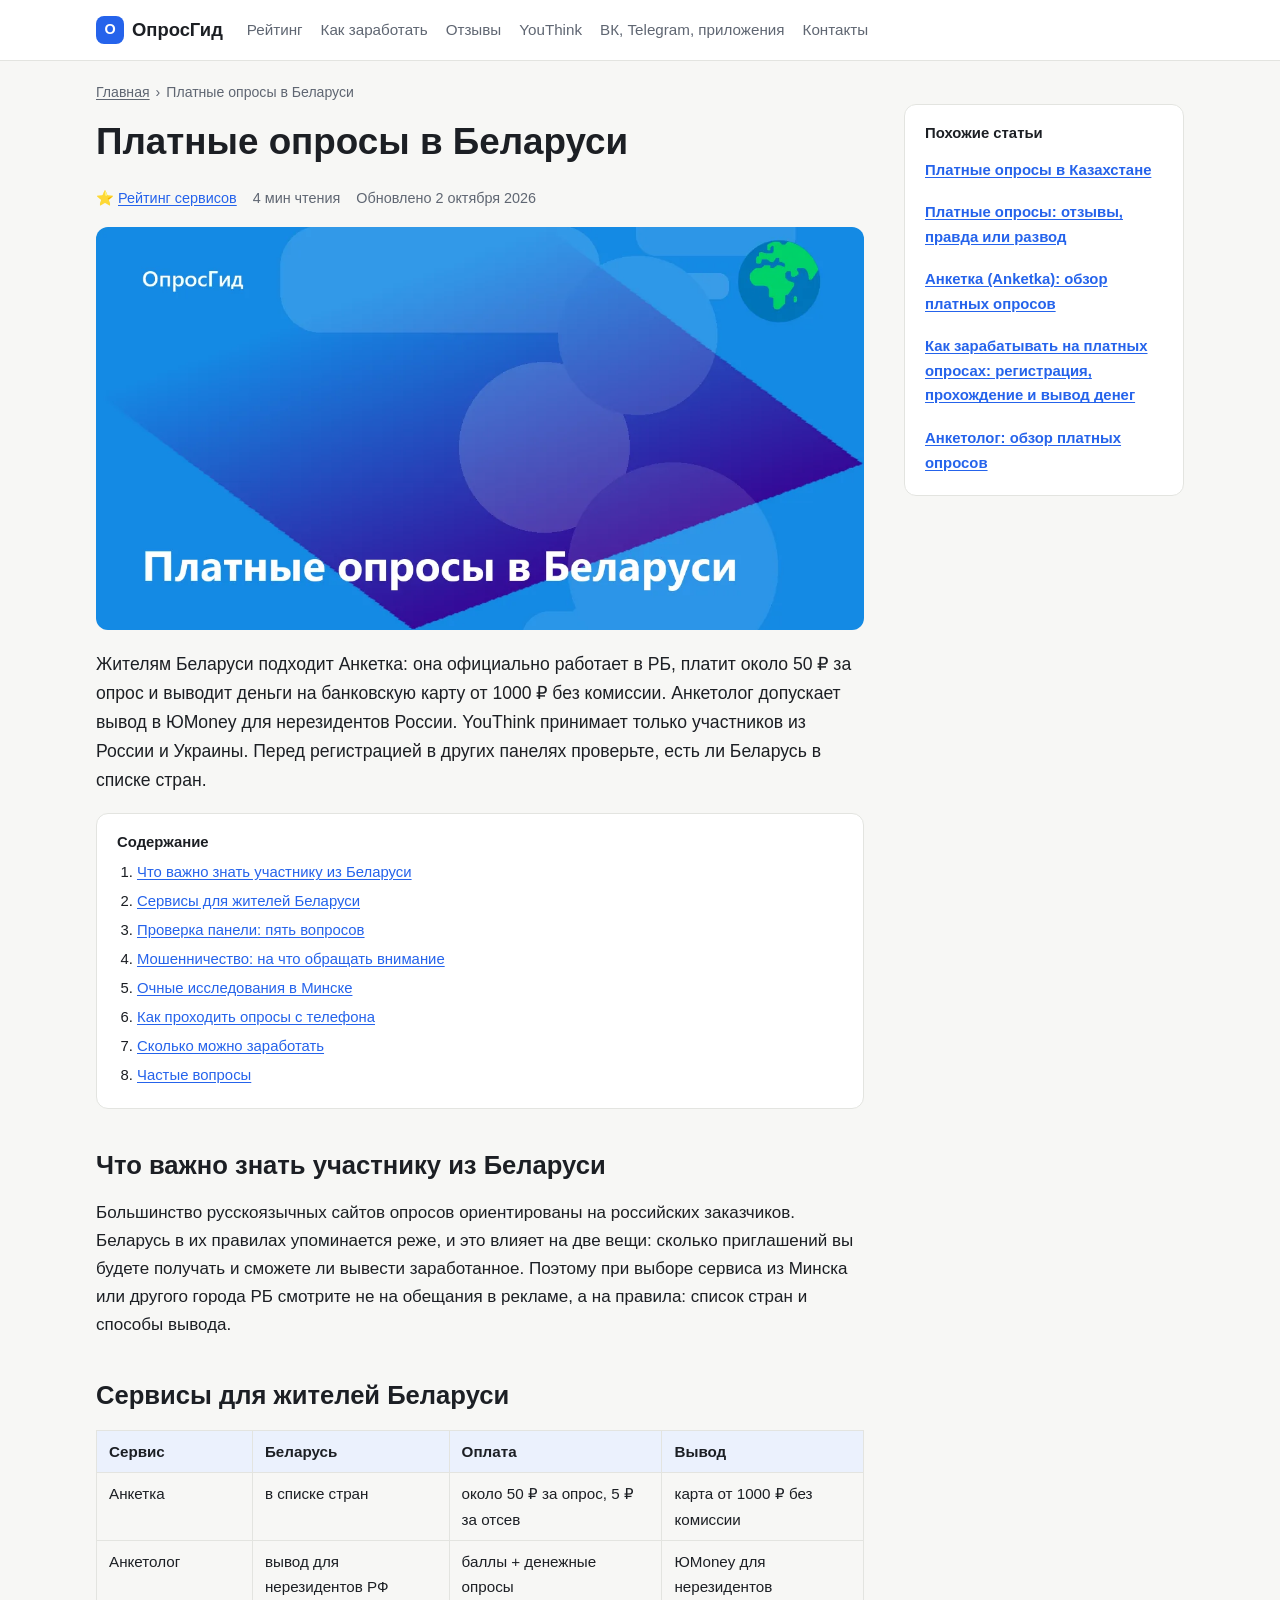
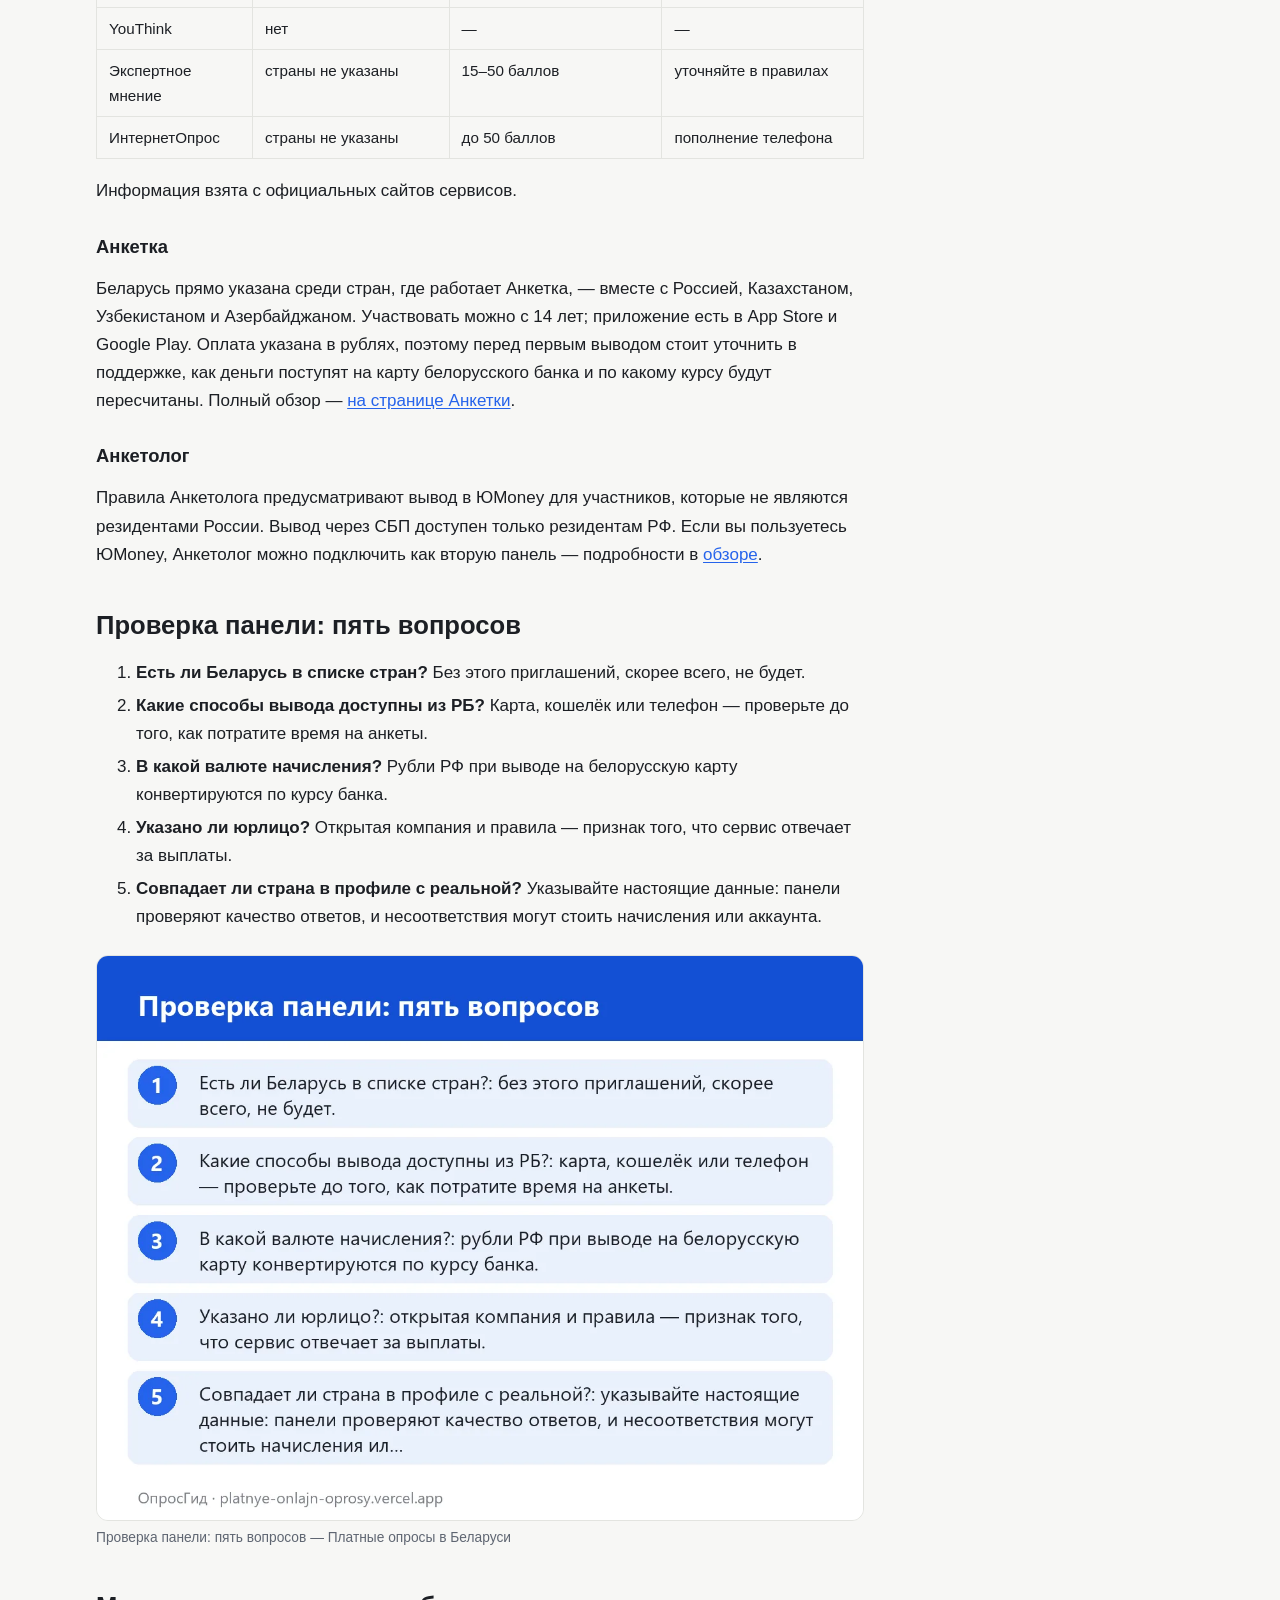
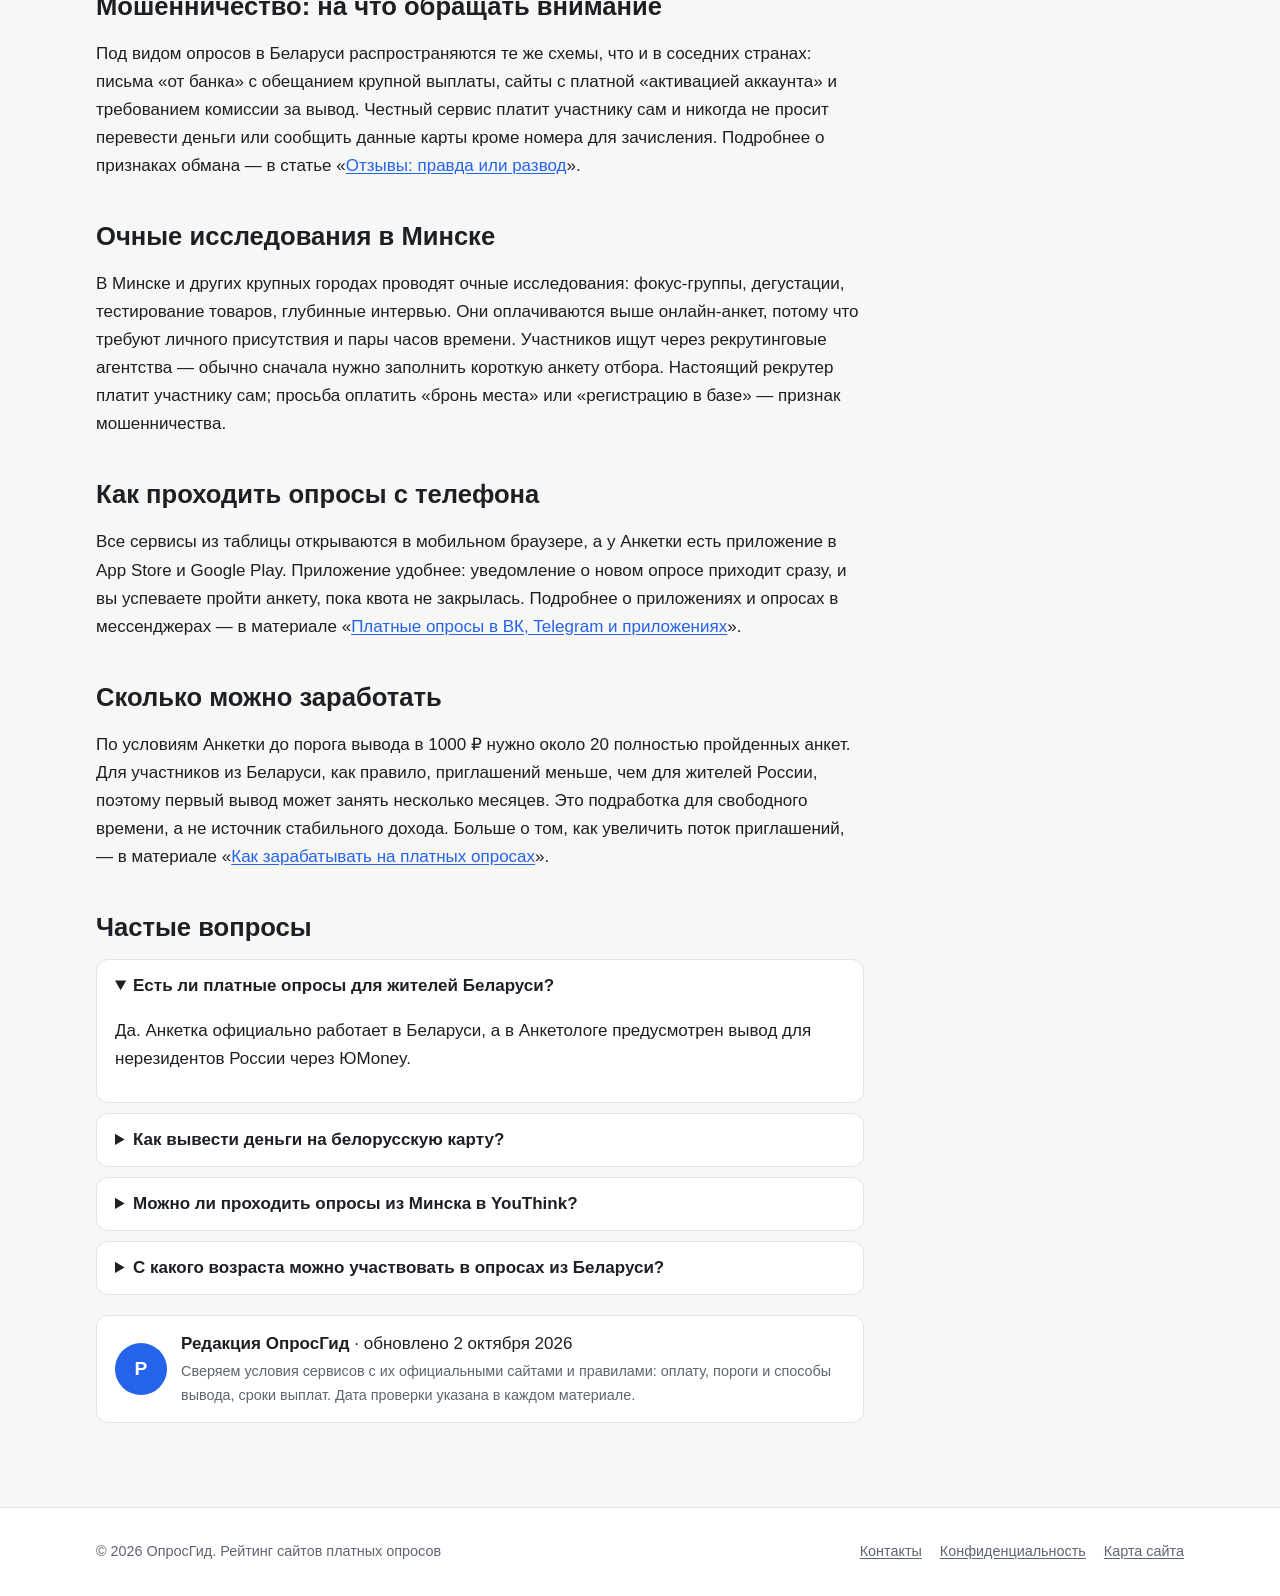
<file: belarus.html>
<!doctype html>
<html lang="ru">
<head>
<meta charset="utf-8">
<meta name="viewport" content="width=device-width, initial-scale=1">
<title>Платные опросы в Беларуси: сервисы и вывод</title>
<meta name="description" content="Где проходить платные опросы жителям Беларуси и Минска: сервисы, которые принимают участников из РБ, способы вывода, проверка панели и защита от мошенников.">
<link rel="canonical" href="https://platnye-onlajn-oprosy.vercel.app/belarus.html">
<meta property="og:type" content="article">
<meta property="og:locale" content="ru_RU">
<meta property="og:site_name" content="ОпросГид">
<meta property="og:title" content="Платные опросы в Беларуси: сервисы и вывод">
<meta property="og:description" content="Где проходить платные опросы жителям Беларуси и Минска: сервисы, которые принимают участников из РБ, способы вывода, проверка панели и защита от мошенников.">
<meta property="og:url" content="https://platnye-onlajn-oprosy.vercel.app/belarus.html">
<meta property="og:image" content="https://platnye-onlajn-oprosy.vercel.app/img/belarus.webp">
<meta property="og:image:width" content="1200">
<meta property="og:image:height" content="630">
<meta property="og:image:alt" content="Платные опросы в Беларуси">
<meta name="twitter:card" content="summary_large_image"><meta name="theme-color" content="#2563eb">
<link rel="icon" href="/favicon.svg" type="image/svg+xml">
<link rel="stylesheet" href="/assets/style.css?v=2ce47a9f">
<style>:root{--accent:#2563eb}</style>
<script type="application/ld+json">{"@context": "https://schema.org", "@type": "Article", "author": {"@type": "Organization", "name": "\u0420\u0435\u0434\u0430\u043a\u0446\u0438\u044f \u041e\u043f\u0440\u043e\u0441\u0413\u0438\u0434"}, "dateModified": "2026-10-02", "datePublished": "2026-10-02", "description": "\u0413\u0434\u0435 \u043f\u0440\u043e\u0445\u043e\u0434\u0438\u0442\u044c \u043f\u043b\u0430\u0442\u043d\u044b\u0435 \u043e\u043f\u0440\u043e\u0441\u044b \u0436\u0438\u0442\u0435\u043b\u044f\u043c \u0411\u0435\u043b\u0430\u0440\u0443\u0441\u0438 \u0438 \u041c\u0438\u043d\u0441\u043a\u0430: \u0441\u0435\u0440\u0432\u0438\u0441\u044b, \u043a\u043e\u0442\u043e\u0440\u044b\u0435 \u043f\u0440\u0438\u043d\u0438\u043c\u0430\u044e\u0442 \u0443\u0447\u0430\u0441\u0442\u043d\u0438\u043a\u043e\u0432 \u0438\u0437 \u0420\u0411, \u0441\u043f\u043e\u0441\u043e\u0431\u044b \u0432\u044b\u0432\u043e\u0434\u0430, \u043f\u0440\u043e\u0432\u0435\u0440\u043a\u0430 \u043f\u0430\u043d\u0435\u043b\u0438 \u0438 \u0437\u0430\u0449\u0438\u0442\u0430 \u043e\u0442 \u043c\u043e\u0448\u0435\u043d\u043d\u0438\u043a\u043e\u0432.", "headline": "\u041f\u043b\u0430\u0442\u043d\u044b\u0435 \u043e\u043f\u0440\u043e\u0441\u044b \u0432 \u0411\u0435\u043b\u0430\u0440\u0443\u0441\u0438", "image": {"@type": "ImageObject", "height": 630, "url": "https://platnye-onlajn-oprosy.vercel.app/img/belarus.webp", "width": 1200}, "mainEntityOfPage": "https://platnye-onlajn-oprosy.vercel.app/belarus.html", "publisher": {"@type": "Organization", "name": "\u041e\u043f\u0440\u043e\u0441\u0413\u0438\u0434", "url": "https://platnye-onlajn-oprosy.vercel.app"}}</script>
<script type="application/ld+json">{"@context": "https://schema.org", "@type": "FAQPage", "mainEntity": [{"@type": "Question", "acceptedAnswer": {"@type": "Answer", "text": "\u003cp\u003e\u0414\u0430. \u0410\u043d\u043a\u0435\u0442\u043a\u0430 \u043e\u0444\u0438\u0446\u0438\u0430\u043b\u044c\u043d\u043e \u0440\u0430\u0431\u043e\u0442\u0430\u0435\u0442 \u0432 \u0411\u0435\u043b\u0430\u0440\u0443\u0441\u0438, \u0430 \u0432 \u0410\u043d\u043a\u0435\u0442\u043e\u043b\u043e\u0433\u0435 \u043f\u0440\u0435\u0434\u0443\u0441\u043c\u043e\u0442\u0440\u0435\u043d \u0432\u044b\u0432\u043e\u0434 \u0434\u043b\u044f \u043d\u0435\u0440\u0435\u0437\u0438\u0434\u0435\u043d\u0442\u043e\u0432 \u0420\u043e\u0441\u0441\u0438\u0438 \u0447\u0435\u0440\u0435\u0437 \u042eMoney.\u003c/p\u003e"}, "name": "\u0415\u0441\u0442\u044c \u043b\u0438 \u043f\u043b\u0430\u0442\u043d\u044b\u0435 \u043e\u043f\u0440\u043e\u0441\u044b \u0434\u043b\u044f \u0436\u0438\u0442\u0435\u043b\u0435\u0439 \u0411\u0435\u043b\u0430\u0440\u0443\u0441\u0438?"}, {"@type": "Question", "acceptedAnswer": {"@type": "Answer", "text": "\u003cp\u003e\u0412 \u0410\u043d\u043a\u0435\u0442\u043a\u0435 \u0432\u044b\u0432\u043e\u0434 \u043d\u0430 \u0431\u0430\u043d\u043a\u043e\u0432\u0441\u043a\u0443\u044e \u043a\u0430\u0440\u0442\u0443 \u0434\u043e\u0441\u0442\u0443\u043f\u0435\u043d \u043e\u0442 1000 \u20bd \u0431\u0435\u0437 \u043a\u043e\u043c\u0438\u0441\u0441\u0438\u0438. \u041f\u043e\u0434\u0434\u0435\u0440\u0436\u043a\u0443 \u043a\u0430\u0440\u0442 \u0431\u0435\u043b\u043e\u0440\u0443\u0441\u0441\u043a\u0438\u0445 \u0431\u0430\u043d\u043a\u043e\u0432 \u0438 \u043a\u0443\u0440\u0441 \u043f\u0435\u0440\u0435\u0441\u0447\u0451\u0442\u0430 \u0443\u0442\u043e\u0447\u043d\u0438\u0442\u0435 \u0432 \u043f\u043e\u0434\u0434\u0435\u0440\u0436\u043a\u0435 \u0434\u043e \u043f\u0435\u0440\u0432\u043e\u0439 \u0437\u0430\u044f\u0432\u043a\u0438.\u003c/p\u003e"}, "name": "\u041a\u0430\u043a \u0432\u044b\u0432\u0435\u0441\u0442\u0438 \u0434\u0435\u043d\u044c\u0433\u0438 \u043d\u0430 \u0431\u0435\u043b\u043e\u0440\u0443\u0441\u0441\u043a\u0443\u044e \u043a\u0430\u0440\u0442\u0443?"}, {"@type": "Question", "acceptedAnswer": {"@type": "Answer", "text": "\u003cp\u003e\u041d\u0435\u0442, YouThink \u043f\u0440\u0438\u043d\u0438\u043c\u0430\u0435\u0442 \u0443\u0447\u0430\u0441\u0442\u043d\u0438\u043a\u043e\u0432 \u0442\u043e\u043b\u044c\u043a\u043e \u0438\u0437 \u0420\u043e\u0441\u0441\u0438\u0438 \u0438 \u0423\u043a\u0440\u0430\u0438\u043d\u044b.\u003c/p\u003e"}, "name": "\u041c\u043e\u0436\u043d\u043e \u043b\u0438 \u043f\u0440\u043e\u0445\u043e\u0434\u0438\u0442\u044c \u043e\u043f\u0440\u043e\u0441\u044b \u0438\u0437 \u041c\u0438\u043d\u0441\u043a\u0430 \u0432 YouThink?"}, {"@type": "Question", "acceptedAnswer": {"@type": "Answer", "text": "\u003cp\u003e\u0412 \u0410\u043d\u043a\u0435\u0442\u043a\u0435 \u2014 \u0441 14 \u043b\u0435\u0442, \u044d\u0442\u043e \u0443\u043a\u0430\u0437\u0430\u043d\u043e \u043d\u0430 \u0441\u0430\u0439\u0442\u0435 \u0441\u0435\u0440\u0432\u0438\u0441\u0430. \u0427\u0430\u0441\u0442\u044c \u0438\u0441\u0441\u043b\u0435\u0434\u043e\u0432\u0430\u043d\u0438\u0439 \u0437\u0430\u043a\u0430\u0437\u0447\u0438\u043a\u0438 \u043f\u0440\u043e\u0432\u043e\u0434\u044f\u0442 \u0442\u043e\u043b\u044c\u043a\u043e \u0441\u0440\u0435\u0434\u0438 \u0441\u043e\u0432\u0435\u0440\u0448\u0435\u043d\u043d\u043e\u043b\u0435\u0442\u043d\u0438\u0445, \u043f\u043e\u044d\u0442\u043e\u043c\u0443 \u043f\u043e\u0434\u0440\u043e\u0441\u0442\u043a\u0438 \u043f\u043e\u043b\u0443\u0447\u0430\u044e\u0442 \u043c\u0435\u043d\u044c\u0448\u0435 \u043f\u0440\u0438\u0433\u043b\u0430\u0448\u0435\u043d\u0438\u0439.\u003c/p\u003e"}, "name": "\u0421 \u043a\u0430\u043a\u043e\u0433\u043e \u0432\u043e\u0437\u0440\u0430\u0441\u0442\u0430 \u043c\u043e\u0436\u043d\u043e \u0443\u0447\u0430\u0441\u0442\u0432\u043e\u0432\u0430\u0442\u044c \u0432 \u043e\u043f\u0440\u043e\u0441\u0430\u0445 \u0438\u0437 \u0411\u0435\u043b\u0430\u0440\u0443\u0441\u0438?"}]}</script>
<script type="application/ld+json">{"@context": "https://schema.org", "@type": "BreadcrumbList", "itemListElement": [{"@type": "ListItem", "item": "https://platnye-onlajn-oprosy.vercel.app/", "name": "\u0413\u043b\u0430\u0432\u043d\u0430\u044f", "position": 1}, {"@type": "ListItem", "item": "https://platnye-onlajn-oprosy.vercel.app/belarus.html", "name": "\u041f\u043b\u0430\u0442\u043d\u044b\u0435 \u043e\u043f\u0440\u043e\u0441\u044b \u0432 \u0411\u0435\u043b\u0430\u0440\u0443\u0441\u0438", "position": 2}]}</script>
</head>
<body>
<header class="site-header">
  <div class="wrap">
    <a class="logo" href="/"><span class="logo-mark" aria-hidden="true">О</span>ОпросГид</a>
    <nav class="site-nav" aria-label="Главное меню">
<a href="/">Рейтинг</a>
<a href="/kak-zarabotat.html">Как заработать</a>
<a href="/otzyvy.html">Отзывы</a>
<a href="/youthink.html">YouThink</a>
<a href="/vk-telegram-prilozheniya.html">ВК, Telegram, приложения</a>
<a href="/contact.html">Контакты</a>
    </nav>
  </div>
</header>
<main class="wrap">
<ol class="crumbs">
<li><a href="/">Главная</a></li>
<li>Платные опросы в Беларуси</li>
</ol>
<div class="article-layout">
  <article class="content">
    <h1>Платные опросы в Беларуси</h1>
    <div class="meta">
<span>⭐ <a href="/">Рейтинг сервисов</a></span>      <span>4 мин чтения</span>
      <span>Обновлено <time datetime="2026-10-02">2 октября 2026</time></span>
    </div>
    <figure class="cover"><img src="/img/belarus.webp" alt="Платные опросы в Беларуси" width="1200" height="630" fetchpriority="high"></figure>
    <div class="lead"><p>Жителям Беларуси подходит Анкетка: она официально работает в РБ, платит около 50 ₽ за опрос и выводит деньги на банковскую карту от 1000 ₽ без комиссии. Анкетолог допускает вывод в ЮMoney для нерезидентов России. YouThink принимает только участников из России и Украины. Перед регистрацией в других панелях проверьте, есть ли Беларусь в списке стран.</p></div>
    <nav class="toc" aria-label="Содержание">
      <strong>Содержание</strong>
      <ol><li><a href="#chto-vazhno-znat-uchastniku-iz-belarusi">Что важно знать участнику из Беларуси</a></li><li><a href="#servisy-dlya-zhitelej-belarusi">Сервисы для жителей Беларуси</a></li><li><a href="#proverka-paneli-pyat-voprosov">Проверка панели: пять вопросов</a></li><li><a href="#moshennichestvo-na-chto-obrashchat-vnimanie">Мошенничество: на что обращать внимание</a></li><li><a href="#ochnye-issledovaniya-v-minske">Очные исследования в Минске</a></li><li><a href="#kak-prokhodit-oprosy-s-telefona">Как проходить опросы с телефона</a></li><li><a href="#skolko-mozhno-zarabotat">Сколько можно заработать</a></li><li><a href="#faq">Частые вопросы</a></li></ol>
    </nav>
    <h2 id="chto-vazhno-znat-uchastniku-iz-belarusi">Что важно знать участнику из Беларуси</h2>
<p>Большинство русскоязычных сайтов опросов ориентированы на российских заказчиков. Беларусь в их правилах упоминается реже, и это влияет на две вещи: сколько приглашений вы будете получать и сможете ли вывести заработанное. Поэтому при выборе сервиса из Минска или другого города РБ смотрите не на обещания в рекламе, а на правила: список стран и способы вывода.</p>
<h2 id="servisy-dlya-zhitelej-belarusi">Сервисы для жителей Беларуси</h2>
<table>
<thead>
<tr>
<th>Сервис</th>
<th>Беларусь</th>
<th>Оплата</th>
<th>Вывод</th>
</tr>
</thead>
<tbody>
<tr>
<td>Анкетка</td>
<td>в списке стран</td>
<td>около 50 ₽ за опрос, 5 ₽ за отсев</td>
<td>карта от 1000 ₽ без комиссии</td>
</tr>
<tr>
<td>Анкетолог</td>
<td>вывод для нерезидентов РФ</td>
<td>баллы + денежные опросы</td>
<td>ЮMoney для нерезидентов</td>
</tr>
<tr>
<td>YouThink</td>
<td>нет</td>
<td>—</td>
<td>—</td>
</tr>
<tr>
<td>Экспертное мнение</td>
<td>страны не указаны</td>
<td>15–50 баллов</td>
<td>уточняйте в правилах</td>
</tr>
<tr>
<td>ИнтернетОпрос</td>
<td>страны не указаны</td>
<td>до 50 баллов</td>
<td>пополнение телефона</td>
</tr>
</tbody>
</table>
<p>Информация взята с официальных сайтов сервисов.</p>
<h3 id="anketka">Анкетка</h3>
<p>Беларусь прямо указана среди стран, где работает Анкетка, — вместе с Россией, Казахстаном, Узбекистаном и Азербайджаном. Участвовать можно с 14 лет; приложение есть в App Store и Google Play. Оплата указана в рублях, поэтому перед первым выводом стоит уточнить в поддержке, как деньги поступят на карту белорусского банка и по какому курсу будут пересчитаны. Полный обзор — <a href="/anketka.html">на странице Анкетки</a>.</p>
<h3 id="anketolog">Анкетолог</h3>
<p>Правила Анкетолога предусматривают вывод в ЮMoney для участников, которые не являются резидентами России. Вывод через СБП доступен только резидентам РФ. Если вы пользуетесь ЮMoney, Анкетолог можно подключить как вторую панель — подробности в <a href="/anketolog.html">обзоре</a>.</p>
<h2 id="proverka-paneli-pyat-voprosov">Проверка панели: пять вопросов</h2>
<ol>
<li><strong>Есть ли Беларусь в списке стран?</strong> Без этого приглашений, скорее всего, не будет.</li>
<li><strong>Какие способы вывода доступны из РБ?</strong> Карта, кошелёк или телефон — проверьте до того, как потратите время на анкеты.</li>
<li><strong>В какой валюте начисления?</strong> Рубли РФ при выводе на белорусскую карту конвертируются по курсу банка.</li>
<li><strong>Указано ли юрлицо?</strong> Открытая компания и правила — признак того, что сервис отвечает за выплаты.</li>
<li><strong>Совпадает ли страна в профиле с реальной?</strong> Указывайте настоящие данные: панели проверяют качество ответов, и несоответствия могут стоить начисления или аккаунта.</li>
</ol><figure class="infographic"><img src="/img/belarus-shema.webp" alt="Проверка панели: пять вопросов — Платные опросы в Беларуси" width="1200" height="884" loading="lazy" decoding="async"><figcaption>Проверка панели: пять вопросов — Платные опросы в Беларуси</figcaption></figure>
<h2 id="moshennichestvo-na-chto-obrashchat-vnimanie">Мошенничество: на что обращать внимание</h2>
<p>Под видом опросов в Беларуси распространяются те же схемы, что и в соседних странах: письма «от банка» с обещанием крупной выплаты, сайты с платной «активацией аккаунта» и требованием комиссии за вывод. Честный сервис платит участнику сам и никогда не просит перевести деньги или сообщить данные карты кроме номера для зачисления. Подробнее о признаках обмана — в статье «<a href="/otzyvy.html">Отзывы: правда или развод</a>».</p>
<h2 id="ochnye-issledovaniya-v-minske">Очные исследования в Минске</h2>
<p>В Минске и других крупных городах проводят очные исследования: фокус-группы, дегустации, тестирование товаров, глубинные интервью. Они оплачиваются выше онлайн-анкет, потому что требуют личного присутствия и пары часов времени. Участников ищут через рекрутинговые агентства — обычно сначала нужно заполнить короткую анкету отбора. Настоящий рекрутер платит участнику сам; просьба оплатить «бронь места» или «регистрацию в базе» — признак мошенничества.</p>
<h2 id="kak-prokhodit-oprosy-s-telefona">Как проходить опросы с телефона</h2>
<p>Все сервисы из таблицы открываются в мобильном браузере, а у Анкетки есть приложение в App Store и Google Play. Приложение удобнее: уведомление о новом опросе приходит сразу, и вы успеваете пройти анкету, пока квота не закрылась. Подробнее о приложениях и опросах в мессенджерах — в материале «<a href="/vk-telegram-prilozheniya.html">Платные опросы в ВК, Telegram и приложениях</a>».</p>
<h2 id="skolko-mozhno-zarabotat">Сколько можно заработать</h2>
<p>По условиям Анкетки до порога вывода в 1000 ₽ нужно около 20 полностью пройденных анкет. Для участников из Беларуси, как правило, приглашений меньше, чем для жителей России, поэтому первый вывод может занять несколько месяцев. Это подработка для свободного времени, а не источник стабильного дохода. Больше о том, как увеличить поток приглашений, — в материале «<a href="/kak-zarabotat.html">Как зарабатывать на платных опросах</a>».</p>
    <section class="faq" id="faq">
  <h2>Частые вопросы</h2>
<details open><summary>Есть ли платные опросы для жителей Беларуси?</summary><p>Да. Анкетка официально работает в Беларуси, а в Анкетологе предусмотрен вывод для нерезидентов России через ЮMoney.</p></details>
<details><summary>Как вывести деньги на белорусскую карту?</summary><p>В Анкетке вывод на банковскую карту доступен от 1000 ₽ без комиссии. Поддержку карт белорусских банков и курс пересчёта уточните в поддержке до первой заявки.</p></details>
<details><summary>Можно ли проходить опросы из Минска в YouThink?</summary><p>Нет, YouThink принимает участников только из России и Украины.</p></details>
<details><summary>С какого возраста можно участвовать в опросах из Беларуси?</summary><p>В Анкетке — с 14 лет, это указано на сайте сервиса. Часть исследований заказчики проводят только среди совершеннолетних, поэтому подростки получают меньше приглашений.</p></details>
</section>

    <div class="author">
  <div class="avatar" aria-hidden="true">Р</div>
  <div><strong>Редакция ОпросГид</strong> · обновлено 2 октября 2026<p>Сверяем условия сервисов с их официальными сайтами и правилами: оплату, пороги и способы вывода, сроки выплат. Дата проверки указана в каждом материале.</p></div>
</div>

  </article>
  <aside>
    <div class="toc">
      <strong>Похожие статьи</strong>
      <ul class="list" style="margin-top:8px"><li><a href="/kazakhstan.html">Платные опросы в Казахстане</a></li><li><a href="/otzyvy.html">Платные опросы: отзывы, правда или развод</a></li><li><a href="/anketka.html">Анкетка (Anketka): обзор платных опросов</a></li><li><a href="/kak-zarabotat.html">Как зарабатывать на платных опросах: регистрация, прохождение и вывод денег</a></li><li><a href="/anketolog.html">Анкетолог: обзор платных опросов</a></li></ul>
    </div>
  </aside>
</div>
</main>
<footer class="site-footer">
  <div class="wrap">
    <div>© 2026 ОпросГид. Рейтинг сайтов платных опросов</div>
    <nav aria-label="Служебные страницы">
      <a href="/contact.html">Контакты</a>
      <a href="/privacy.html">Конфиденциальность</a>
      <a href="/sitemap.xml">Карта сайта</a>
    </nav>
  </div>
</footer>

</body>
</html>
</file>
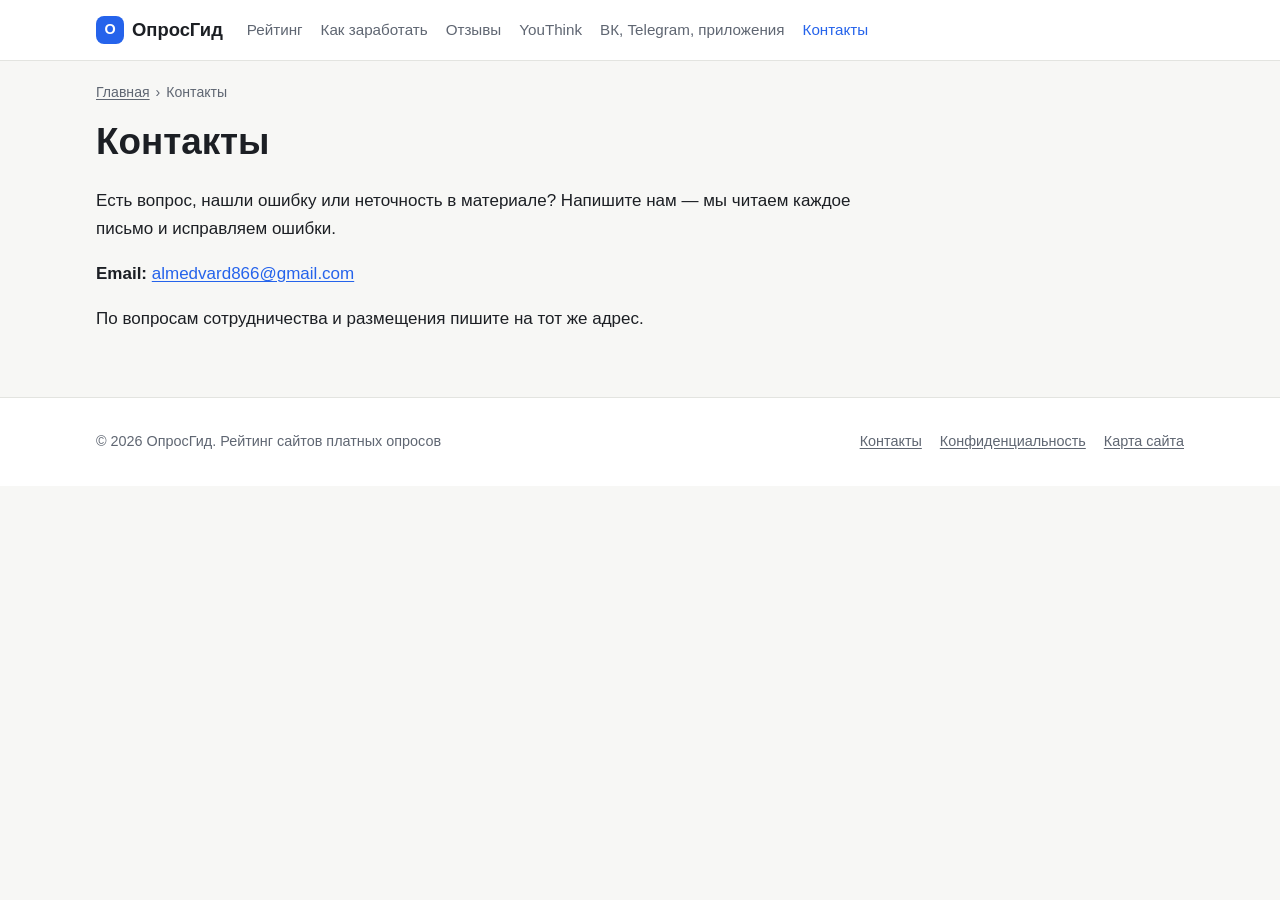
<file: contact.html>
<!doctype html>
<html lang="ru">
<head>
<meta charset="utf-8">
<meta name="viewport" content="width=device-width, initial-scale=1">
<title>Контакты | ОпросГид</title>
<meta name="description" content="Контакты — ОпросГид.">
<link rel="canonical" href="https://platnye-onlajn-oprosy.vercel.app/contact.html">
<meta property="og:type" content="website">
<meta property="og:locale" content="ru_RU">
<meta property="og:site_name" content="ОпросГид">
<meta property="og:title" content="Контакты | ОпросГид">
<meta property="og:description" content="Контакты — ОпросГид.">
<meta property="og:url" content="https://platnye-onlajn-oprosy.vercel.app/contact.html">
<meta name="theme-color" content="#2563eb">
<link rel="icon" href="/favicon.svg" type="image/svg+xml">
<link rel="stylesheet" href="/assets/style.css?v=2ce47a9f">
<style>:root{--accent:#2563eb}</style>
<script type="application/ld+json">{"@context": "https://schema.org", "@type": "BreadcrumbList", "itemListElement": [{"@type": "ListItem", "item": "https://platnye-onlajn-oprosy.vercel.app/", "name": "\u0413\u043b\u0430\u0432\u043d\u0430\u044f", "position": 1}, {"@type": "ListItem", "item": "https://platnye-onlajn-oprosy.vercel.app/contact.html", "name": "\u041a\u043e\u043d\u0442\u0430\u043a\u0442\u044b", "position": 2}]}</script>
</head>
<body>
<header class="site-header">
  <div class="wrap">
    <a class="logo" href="/"><span class="logo-mark" aria-hidden="true">О</span>ОпросГид</a>
    <nav class="site-nav" aria-label="Главное меню">
<a href="/">Рейтинг</a>
<a href="/kak-zarabotat.html">Как заработать</a>
<a href="/otzyvy.html">Отзывы</a>
<a href="/youthink.html">YouThink</a>
<a href="/vk-telegram-prilozheniya.html">ВК, Telegram, приложения</a>
<a href="/contact.html" aria-current="page">Контакты</a>
    </nav>
  </div>
</header>
<main class="wrap">
<ol class="crumbs">
<li><a href="/">Главная</a></li>
<li>Контакты</li>
</ol>
<article class="read content">
  <h1>Контакты</h1>
  <p>Есть вопрос, нашли ошибку или неточность в материале? Напишите нам — мы читаем каждое письмо и исправляем ошибки.</p>
<p><strong>Email:</strong> <a href="mailto:almedvard866@gmail.com">almedvard866@gmail.com</a></p>
<p>По вопросам сотрудничества и размещения пишите на тот же адрес.</p>
</article>
</main>
<footer class="site-footer">
  <div class="wrap">
    <div>© 2026 ОпросГид. Рейтинг сайтов платных опросов</div>
    <nav aria-label="Служебные страницы">
      <a href="/contact.html">Контакты</a>
      <a href="/privacy.html">Конфиденциальность</a>
      <a href="/sitemap.xml">Карта сайта</a>
    </nav>
  </div>
</footer>

</body>
</html>
</file>
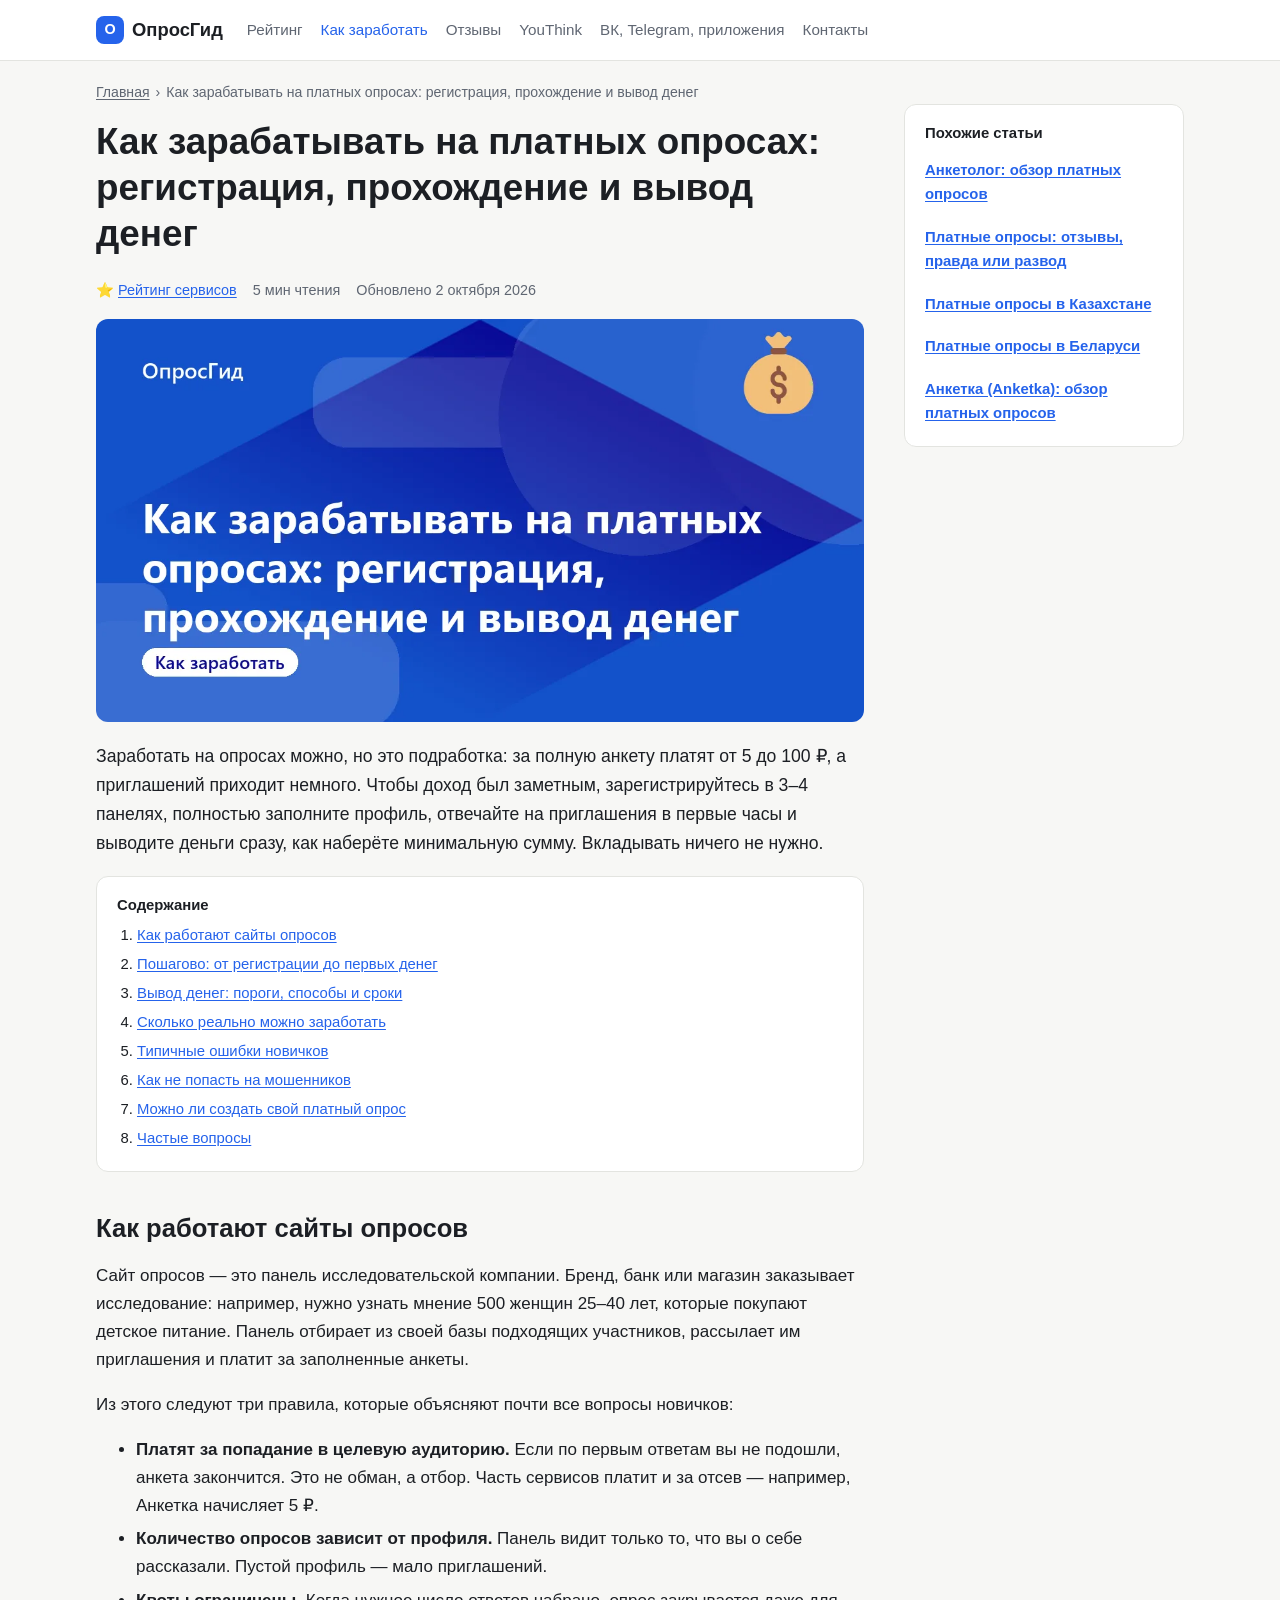
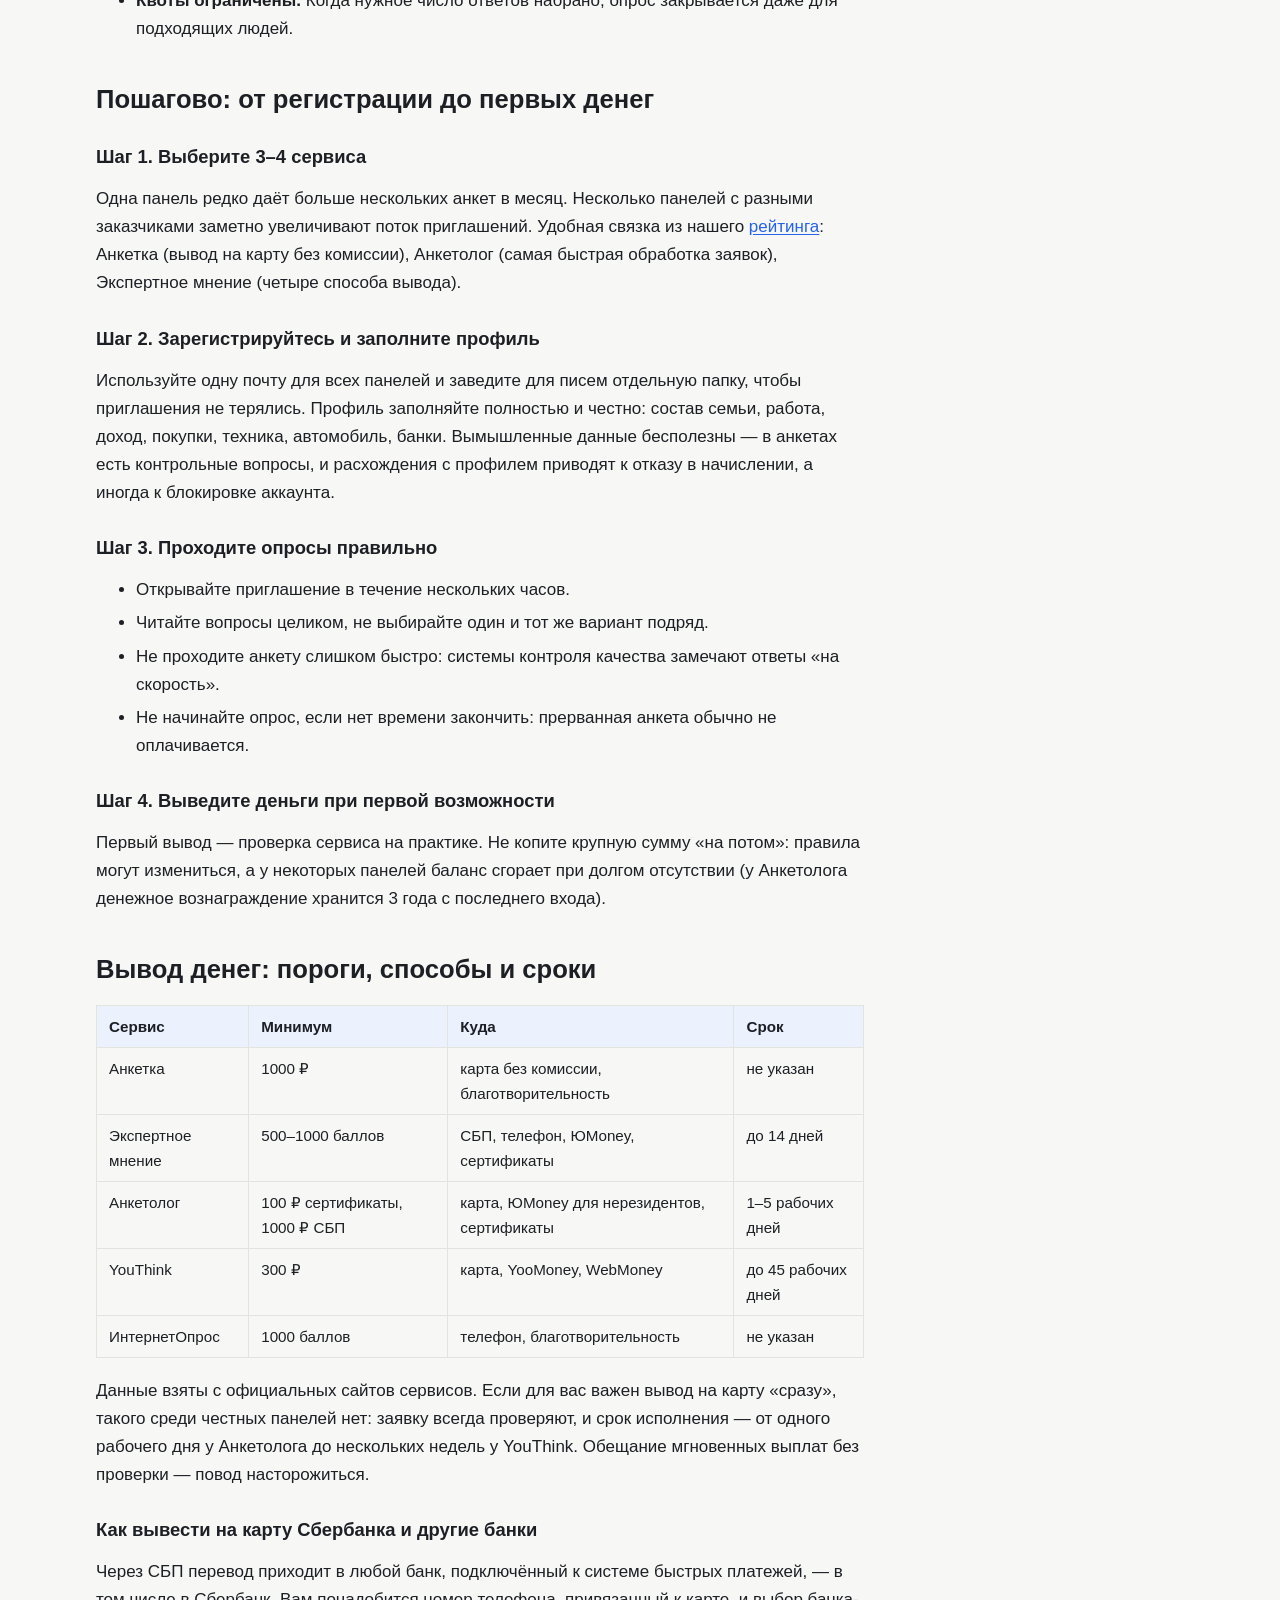
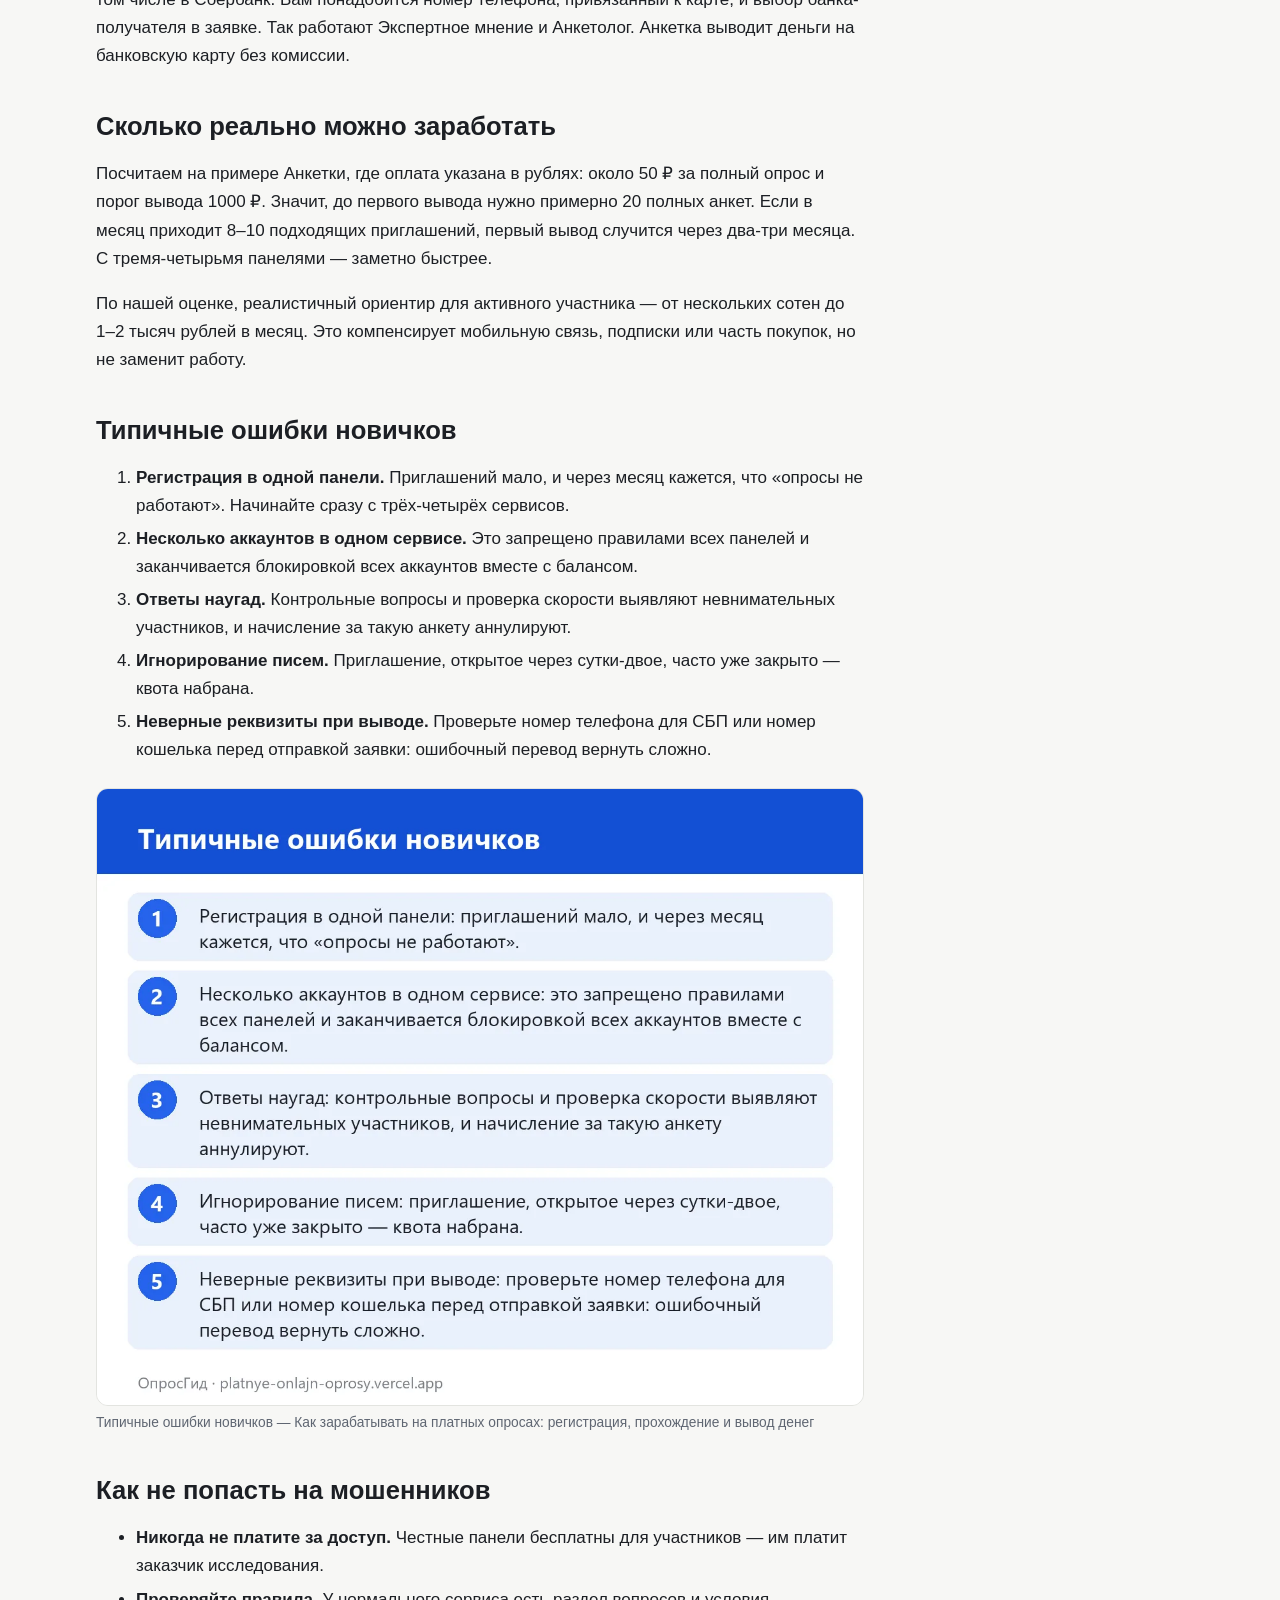
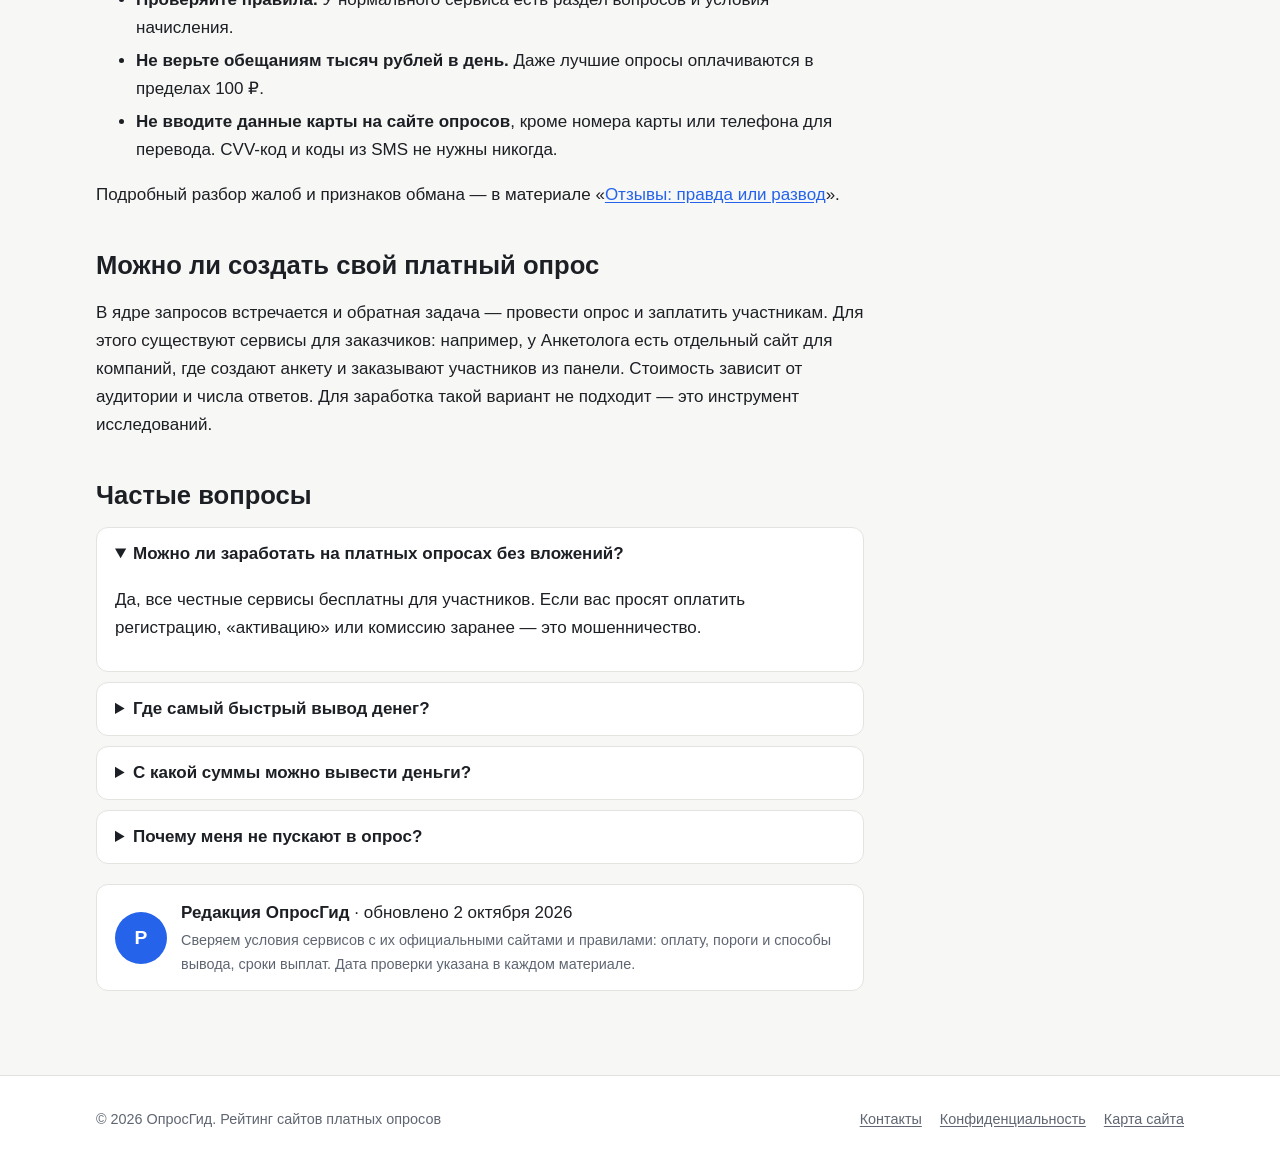
<file: kak-zarabotat.html>
<!doctype html>
<html lang="ru">
<head>
<meta charset="utf-8">
<meta name="viewport" content="width=device-width, initial-scale=1">
<title>Как зарабатывать на опросах и выводить деньги</title>
<meta name="description" content="Пошагово: регистрация на сайтах опросов, как проходить анкеты без отсева и как вывести деньги на карту, телефон или в ЮMoney. Пороги и сроки сервисов.">
<link rel="canonical" href="https://platnye-onlajn-oprosy.vercel.app/kak-zarabotat.html">
<meta property="og:type" content="article">
<meta property="og:locale" content="ru_RU">
<meta property="og:site_name" content="ОпросГид">
<meta property="og:title" content="Как зарабатывать на опросах и выводить деньги">
<meta property="og:description" content="Пошагово: регистрация на сайтах опросов, как проходить анкеты без отсева и как вывести деньги на карту, телефон или в ЮMoney. Пороги и сроки сервисов.">
<meta property="og:url" content="https://platnye-onlajn-oprosy.vercel.app/kak-zarabotat.html">
<meta property="og:image" content="https://platnye-onlajn-oprosy.vercel.app/img/kak-zarabotat.webp">
<meta property="og:image:width" content="1200">
<meta property="og:image:height" content="630">
<meta property="og:image:alt" content="Как зарабатывать на платных опросах: регистрация, прохождение и вывод денег">
<meta name="twitter:card" content="summary_large_image"><meta name="theme-color" content="#2563eb">
<link rel="icon" href="/favicon.svg" type="image/svg+xml">
<link rel="stylesheet" href="/assets/style.css?v=2ce47a9f">
<style>:root{--accent:#2563eb}</style>
<script type="application/ld+json">{"@context": "https://schema.org", "@type": "Article", "author": {"@type": "Organization", "name": "\u0420\u0435\u0434\u0430\u043a\u0446\u0438\u044f \u041e\u043f\u0440\u043e\u0441\u0413\u0438\u0434"}, "dateModified": "2026-10-02", "datePublished": "2026-10-02", "description": "\u041f\u043e\u0448\u0430\u0433\u043e\u0432\u043e: \u0440\u0435\u0433\u0438\u0441\u0442\u0440\u0430\u0446\u0438\u044f \u043d\u0430 \u0441\u0430\u0439\u0442\u0430\u0445 \u043e\u043f\u0440\u043e\u0441\u043e\u0432, \u043a\u0430\u043a \u043f\u0440\u043e\u0445\u043e\u0434\u0438\u0442\u044c \u0430\u043d\u043a\u0435\u0442\u044b \u0431\u0435\u0437 \u043e\u0442\u0441\u0435\u0432\u0430 \u0438 \u043a\u0430\u043a \u0432\u044b\u0432\u0435\u0441\u0442\u0438 \u0434\u0435\u043d\u044c\u0433\u0438 \u043d\u0430 \u043a\u0430\u0440\u0442\u0443, \u0442\u0435\u043b\u0435\u0444\u043e\u043d \u0438\u043b\u0438 \u0432 \u042eMoney. \u041f\u043e\u0440\u043e\u0433\u0438 \u0438 \u0441\u0440\u043e\u043a\u0438 \u0441\u0435\u0440\u0432\u0438\u0441\u043e\u0432.", "headline": "\u041a\u0430\u043a \u0437\u0430\u0440\u0430\u0431\u0430\u0442\u044b\u0432\u0430\u0442\u044c \u043d\u0430 \u043f\u043b\u0430\u0442\u043d\u044b\u0445 \u043e\u043f\u0440\u043e\u0441\u0430\u0445: \u0440\u0435\u0433\u0438\u0441\u0442\u0440\u0430\u0446\u0438\u044f, \u043f\u0440\u043e\u0445\u043e\u0436\u0434\u0435\u043d\u0438\u0435 \u0438 \u0432\u044b\u0432\u043e\u0434 \u0434\u0435\u043d\u0435\u0433", "image": {"@type": "ImageObject", "height": 630, "url": "https://platnye-onlajn-oprosy.vercel.app/img/kak-zarabotat.webp", "width": 1200}, "mainEntityOfPage": "https://platnye-onlajn-oprosy.vercel.app/kak-zarabotat.html", "publisher": {"@type": "Organization", "name": "\u041e\u043f\u0440\u043e\u0441\u0413\u0438\u0434", "url": "https://platnye-onlajn-oprosy.vercel.app"}}</script>
<script type="application/ld+json">{"@context": "https://schema.org", "@type": "FAQPage", "mainEntity": [{"@type": "Question", "acceptedAnswer": {"@type": "Answer", "text": "\u003cp\u003e\u0414\u0430, \u0432\u0441\u0435 \u0447\u0435\u0441\u0442\u043d\u044b\u0435 \u0441\u0435\u0440\u0432\u0438\u0441\u044b \u0431\u0435\u0441\u043f\u043b\u0430\u0442\u043d\u044b \u0434\u043b\u044f \u0443\u0447\u0430\u0441\u0442\u043d\u0438\u043a\u043e\u0432. \u0415\u0441\u043b\u0438 \u0432\u0430\u0441 \u043f\u0440\u043e\u0441\u044f\u0442 \u043e\u043f\u043b\u0430\u0442\u0438\u0442\u044c \u0440\u0435\u0433\u0438\u0441\u0442\u0440\u0430\u0446\u0438\u044e, \u00ab\u0430\u043a\u0442\u0438\u0432\u0430\u0446\u0438\u044e\u00bb \u0438\u043b\u0438 \u043a\u043e\u043c\u0438\u0441\u0441\u0438\u044e \u0437\u0430\u0440\u0430\u043d\u0435\u0435 \u2014 \u044d\u0442\u043e \u043c\u043e\u0448\u0435\u043d\u043d\u0438\u0447\u0435\u0441\u0442\u0432\u043e.\u003c/p\u003e"}, "name": "\u041c\u043e\u0436\u043d\u043e \u043b\u0438 \u0437\u0430\u0440\u0430\u0431\u043e\u0442\u0430\u0442\u044c \u043d\u0430 \u043f\u043b\u0430\u0442\u043d\u044b\u0445 \u043e\u043f\u0440\u043e\u0441\u0430\u0445 \u0431\u0435\u0437 \u0432\u043b\u043e\u0436\u0435\u043d\u0438\u0439?"}, {"@type": "Question", "acceptedAnswer": {"@type": "Answer", "text": "\u003cp\u003e\u0421\u0440\u0435\u0434\u0438 \u0441\u0435\u0440\u0432\u0438\u0441\u043e\u0432 \u043d\u0430\u0448\u0435\u0433\u043e \u0440\u0435\u0439\u0442\u0438\u043d\u0433\u0430 \u0431\u044b\u0441\u0442\u0440\u0435\u0435 \u0432\u0441\u0435\u0445 \u043e\u0431\u0440\u0430\u0431\u0430\u0442\u044b\u0432\u0430\u0435\u0442 \u0437\u0430\u044f\u0432\u043a\u0438 \u0410\u043d\u043a\u0435\u0442\u043e\u043b\u043e\u0433 \u2014 \u043e\u0442 1 \u0434\u043e 5 \u0440\u0430\u0431\u043e\u0447\u0438\u0445 \u0434\u043d\u0435\u0439. \u042d\u043a\u0441\u043f\u0435\u0440\u0442\u043d\u043e\u0435 \u043c\u043d\u0435\u043d\u0438\u0435 \u0438\u0441\u043f\u043e\u043b\u043d\u044f\u0435\u0442 \u0432\u044b\u0432\u043e\u0434 \u0434\u043e 14 \u0434\u043d\u0435\u0439, YouThink \u2014 \u0434\u043e 45 \u0440\u0430\u0431\u043e\u0447\u0438\u0445 \u0434\u043d\u0435\u0439.\u003c/p\u003e"}, "name": "\u0413\u0434\u0435 \u0441\u0430\u043c\u044b\u0439 \u0431\u044b\u0441\u0442\u0440\u044b\u0439 \u0432\u044b\u0432\u043e\u0434 \u0434\u0435\u043d\u0435\u0433?"}, {"@type": "Question", "acceptedAnswer": {"@type": "Answer", "text": "\u003cp\u003e\u041e\u0442 100 \u20bd \u043d\u0430 \u0441\u0435\u0440\u0442\u0438\u0444\u0438\u043a\u0430\u0442\u044b \u0432 \u0410\u043d\u043a\u0435\u0442\u043e\u043b\u043e\u0433\u0435, \u043e\u0442 300 \u20bd \u043d\u0430 \u043a\u0430\u0440\u0442\u0443 \u0432 YouThink, \u043e\u0442 500 \u0431\u0430\u043b\u043b\u043e\u0432 \u043d\u0430 \u0441\u0435\u0440\u0442\u0438\u0444\u0438\u043a\u0430\u0442\u044b \u0432 \u042d\u043a\u0441\u043f\u0435\u0440\u0442\u043d\u043e\u043c \u043c\u043d\u0435\u043d\u0438\u0438. \u0412\u044b\u0432\u043e\u0434 \u043d\u0430 \u043a\u0430\u0440\u0442\u0443 \u0443 \u0410\u043d\u043a\u0435\u0442\u043a\u0438, \u0410\u043d\u043a\u0435\u0442\u043e\u043b\u043e\u0433\u0430 \u0438 \u042d\u043a\u0441\u043f\u0435\u0440\u0442\u043d\u043e\u0433\u043e \u043c\u043d\u0435\u043d\u0438\u044f \u2014 \u043e\u0442 1000 \u20bd \u0438\u043b\u0438 1000 \u0431\u0430\u043b\u043b\u043e\u0432.\u003c/p\u003e"}, "name": "\u0421 \u043a\u0430\u043a\u043e\u0439 \u0441\u0443\u043c\u043c\u044b \u043c\u043e\u0436\u043d\u043e \u0432\u044b\u0432\u0435\u0441\u0442\u0438 \u0434\u0435\u043d\u044c\u0433\u0438?"}, {"@type": "Question", "acceptedAnswer": {"@type": "Answer", "text": "\u003cp\u003e\u0412\u044b \u043d\u0435 \u043f\u043e\u0434\u043e\u0448\u043b\u0438 \u043f\u043e\u0434 \u0430\u0443\u0434\u0438\u0442\u043e\u0440\u0438\u044e, \u043a\u043e\u0442\u043e\u0440\u0443\u044e \u0438\u0449\u0435\u0442 \u0437\u0430\u043a\u0430\u0437\u0447\u0438\u043a, \u0438\u043b\u0438 \u043a\u0432\u043e\u0442\u0430 \u0443\u0436\u0435 \u043d\u0430\u0431\u0440\u0430\u043d\u0430. \u042d\u0442\u043e \u043d\u043e\u0440\u043c\u0430\u043b\u044c\u043d\u043e \u2014 \u0434\u043e\u0437\u0430\u043f\u043e\u043b\u043d\u0438\u0442\u0435 \u043f\u0440\u043e\u0444\u0438\u043b\u044c \u0438 \u043e\u0442\u0432\u0435\u0447\u0430\u0439\u0442\u0435 \u043d\u0430 \u043f\u0440\u0438\u0433\u043b\u0430\u0448\u0435\u043d\u0438\u044f \u0431\u044b\u0441\u0442\u0440\u0435\u0435.\u003c/p\u003e"}, "name": "\u041f\u043e\u0447\u0435\u043c\u0443 \u043c\u0435\u043d\u044f \u043d\u0435 \u043f\u0443\u0441\u043a\u0430\u044e\u0442 \u0432 \u043e\u043f\u0440\u043e\u0441?"}]}</script>
<script type="application/ld+json">{"@context": "https://schema.org", "@type": "BreadcrumbList", "itemListElement": [{"@type": "ListItem", "item": "https://platnye-onlajn-oprosy.vercel.app/", "name": "\u0413\u043b\u0430\u0432\u043d\u0430\u044f", "position": 1}, {"@type": "ListItem", "item": "https://platnye-onlajn-oprosy.vercel.app/kak-zarabotat.html", "name": "\u041a\u0430\u043a \u0437\u0430\u0440\u0430\u0431\u0430\u0442\u044b\u0432\u0430\u0442\u044c \u043d\u0430 \u043f\u043b\u0430\u0442\u043d\u044b\u0445 \u043e\u043f\u0440\u043e\u0441\u0430\u0445: \u0440\u0435\u0433\u0438\u0441\u0442\u0440\u0430\u0446\u0438\u044f, \u043f\u0440\u043e\u0445\u043e\u0436\u0434\u0435\u043d\u0438\u0435 \u0438 \u0432\u044b\u0432\u043e\u0434 \u0434\u0435\u043d\u0435\u0433", "position": 2}]}</script>
</head>
<body>
<header class="site-header">
  <div class="wrap">
    <a class="logo" href="/"><span class="logo-mark" aria-hidden="true">О</span>ОпросГид</a>
    <nav class="site-nav" aria-label="Главное меню">
<a href="/">Рейтинг</a>
<a href="/kak-zarabotat.html" aria-current="page">Как заработать</a>
<a href="/otzyvy.html">Отзывы</a>
<a href="/youthink.html">YouThink</a>
<a href="/vk-telegram-prilozheniya.html">ВК, Telegram, приложения</a>
<a href="/contact.html">Контакты</a>
    </nav>
  </div>
</header>
<main class="wrap">
<ol class="crumbs">
<li><a href="/">Главная</a></li>
<li>Как зарабатывать на платных опросах: регистрация, прохождение и вывод денег</li>
</ol>
<div class="article-layout">
  <article class="content">
    <h1>Как зарабатывать на платных опросах: регистрация, прохождение и вывод денег</h1>
    <div class="meta">
<span>⭐ <a href="/">Рейтинг сервисов</a></span>      <span>5 мин чтения</span>
      <span>Обновлено <time datetime="2026-10-02">2 октября 2026</time></span>
    </div>
    <figure class="cover"><img src="/img/kak-zarabotat.webp" alt="Как зарабатывать на платных опросах: регистрация, прохождение и вывод денег" width="1200" height="630" fetchpriority="high"></figure>
    <div class="lead"><p>Заработать на опросах можно, но это подработка: за полную анкету платят от 5 до 100 ₽, а приглашений приходит немного. Чтобы доход был заметным, зарегистрируйтесь в 3–4 панелях, полностью заполните профиль, отвечайте на приглашения в первые часы и выводите деньги сразу, как наберёте минимальную сумму. Вкладывать ничего не нужно.</p></div>
    <nav class="toc" aria-label="Содержание">
      <strong>Содержание</strong>
      <ol><li><a href="#kak-rabotayut-sajty-oprosov">Как работают сайты опросов</a></li><li><a href="#poshagovo-ot-registracii-do-pervykh-deneg">Пошагово: от регистрации до первых денег</a></li><li><a href="#vyvod-deneg-porogi-sposoby-i-sroki">Вывод денег: пороги, способы и сроки</a></li><li><a href="#skolko-realno-mozhno-zarabotat">Сколько реально можно заработать</a></li><li><a href="#tipichnye-oshibki-novichkov">Типичные ошибки новичков</a></li><li><a href="#kak-ne-popast-na-moshennikov">Как не попасть на мошенников</a></li><li><a href="#mozhno-li-sozdat-svoj-platnyj-opros">Можно ли создать свой платный опрос</a></li><li><a href="#faq">Частые вопросы</a></li></ol>
    </nav>
    <h2 id="kak-rabotayut-sajty-oprosov">Как работают сайты опросов</h2>
<p>Сайт опросов — это панель исследовательской компании. Бренд, банк или магазин заказывает исследование: например, нужно узнать мнение 500 женщин 25–40 лет, которые покупают детское питание. Панель отбирает из своей базы подходящих участников, рассылает им приглашения и платит за заполненные анкеты.</p>
<p>Из этого следуют три правила, которые объясняют почти все вопросы новичков:</p>
<ul>
<li><strong>Платят за попадание в целевую аудиторию.</strong> Если по первым ответам вы не подошли, анкета закончится. Это не обман, а отбор. Часть сервисов платит и за отсев — например, Анкетка начисляет 5 ₽.</li>
<li><strong>Количество опросов зависит от профиля.</strong> Панель видит только то, что вы о себе рассказали. Пустой профиль — мало приглашений.</li>
<li><strong>Квоты ограничены.</strong> Когда нужное число ответов набрано, опрос закрывается даже для подходящих людей.</li>
</ul>
<h2 id="poshagovo-ot-registracii-do-pervykh-deneg">Пошагово: от регистрации до первых денег</h2>
<h3 id="shag-1-vyberite-3-4-servisa">Шаг 1. Выберите 3–4 сервиса</h3>
<p>Одна панель редко даёт больше нескольких анкет в месяц. Несколько панелей с разными заказчиками заметно увеличивают поток приглашений. Удобная связка из нашего <a href="/">рейтинга</a>: Анкетка (вывод на карту без комиссии), Анкетолог (самая быстрая обработка заявок), Экспертное мнение (четыре способа вывода).</p>
<h3 id="shag-2-zaregistrirujtes-i-zapolnite-profil">Шаг 2. Зарегистрируйтесь и заполните профиль</h3>
<p>Используйте одну почту для всех панелей и заведите для писем отдельную папку, чтобы приглашения не терялись. Профиль заполняйте полностью и честно: состав семьи, работа, доход, покупки, техника, автомобиль, банки. Вымышленные данные бесполезны — в анкетах есть контрольные вопросы, и расхождения с профилем приводят к отказу в начислении, а иногда к блокировке аккаунта.</p>
<h3 id="shag-3-prokhodite-oprosy-pravilno">Шаг 3. Проходите опросы правильно</h3>
<ul>
<li>Открывайте приглашение в течение нескольких часов.</li>
<li>Читайте вопросы целиком, не выбирайте один и тот же вариант подряд.</li>
<li>Не проходите анкету слишком быстро: системы контроля качества замечают ответы «на скорость».</li>
<li>Не начинайте опрос, если нет времени закончить: прерванная анкета обычно не оплачивается.</li>
</ul>
<h3 id="shag-4-vyvedite-dengi-pri-pervoj-vozmozhnosti">Шаг 4. Выведите деньги при первой возможности</h3>
<p>Первый вывод — проверка сервиса на практике. Не копите крупную сумму «на потом»: правила могут измениться, а у некоторых панелей баланс сгорает при долгом отсутствии (у Анкетолога денежное вознаграждение хранится 3 года с последнего входа).</p>
<h2 id="vyvod-deneg-porogi-sposoby-i-sroki">Вывод денег: пороги, способы и сроки</h2>
<table>
<thead>
<tr>
<th>Сервис</th>
<th>Минимум</th>
<th>Куда</th>
<th>Срок</th>
</tr>
</thead>
<tbody>
<tr>
<td>Анкетка</td>
<td>1000 ₽</td>
<td>карта без комиссии, благотворительность</td>
<td>не указан</td>
</tr>
<tr>
<td>Экспертное мнение</td>
<td>500–1000 баллов</td>
<td>СБП, телефон, ЮMoney, сертификаты</td>
<td>до 14 дней</td>
</tr>
<tr>
<td>Анкетолог</td>
<td>100 ₽ сертификаты, 1000 ₽ СБП</td>
<td>карта, ЮMoney для нерезидентов, сертификаты</td>
<td>1–5 рабочих дней</td>
</tr>
<tr>
<td>YouThink</td>
<td>300 ₽</td>
<td>карта, YooMoney, WebMoney</td>
<td>до 45 рабочих дней</td>
</tr>
<tr>
<td>ИнтернетОпрос</td>
<td>1000 баллов</td>
<td>телефон, благотворительность</td>
<td>не указан</td>
</tr>
</tbody>
</table>
<p>Данные взяты с официальных сайтов сервисов. Если для вас важен вывод на карту «сразу», такого среди честных панелей нет: заявку всегда проверяют, и срок исполнения — от одного рабочего дня у Анкетолога до нескольких недель у YouThink. Обещание мгновенных выплат без проверки — повод насторожиться.</p>
<h3 id="kak-vyvesti-na-kartu-sberbanka-i-drugie-banki">Как вывести на карту Сбербанка и другие банки</h3>
<p>Через СБП перевод приходит в любой банк, подключённый к системе быстрых платежей, — в том числе в Сбербанк. Вам понадобится номер телефона, привязанный к карте, и выбор банка-получателя в заявке. Так работают Экспертное мнение и Анкетолог. Анкетка выводит деньги на банковскую карту без комиссии.</p>
<h2 id="skolko-realno-mozhno-zarabotat">Сколько реально можно заработать</h2>
<p>Посчитаем на примере Анкетки, где оплата указана в рублях: около 50 ₽ за полный опрос и порог вывода 1000 ₽. Значит, до первого вывода нужно примерно 20 полных анкет. Если в месяц приходит 8–10 подходящих приглашений, первый вывод случится через два-три месяца. С тремя-четырьмя панелями — заметно быстрее.</p>
<p>По нашей оценке, реалистичный ориентир для активного участника — от нескольких сотен до 1–2 тысяч рублей в месяц. Это компенсирует мобильную связь, подписки или часть покупок, но не заменит работу.</p>
<h2 id="tipichnye-oshibki-novichkov">Типичные ошибки новичков</h2>
<ol>
<li><strong>Регистрация в одной панели.</strong> Приглашений мало, и через месяц кажется, что «опросы не работают». Начинайте сразу с трёх-четырёх сервисов.</li>
<li><strong>Несколько аккаунтов в одном сервисе.</strong> Это запрещено правилами всех панелей и заканчивается блокировкой всех аккаунтов вместе с балансом.</li>
<li><strong>Ответы наугад.</strong> Контрольные вопросы и проверка скорости выявляют невнимательных участников, и начисление за такую анкету аннулируют.</li>
<li><strong>Игнорирование писем.</strong> Приглашение, открытое через сутки-двое, часто уже закрыто — квота набрана.</li>
<li><strong>Неверные реквизиты при выводе.</strong> Проверьте номер телефона для СБП или номер кошелька перед отправкой заявки: ошибочный перевод вернуть сложно.</li>
</ol><figure class="infographic"><img src="/img/kak-zarabotat-shema.webp" alt="Типичные ошибки новичков — Как зарабатывать на платных опросах: регистрация, прохождение и вывод денег" width="1200" height="964" loading="lazy" decoding="async"><figcaption>Типичные ошибки новичков — Как зарабатывать на платных опросах: регистрация, прохождение и вывод денег</figcaption></figure>
<h2 id="kak-ne-popast-na-moshennikov">Как не попасть на мошенников</h2>
<ul>
<li><strong>Никогда не платите за доступ.</strong> Честные панели бесплатны для участников — им платит заказчик исследования.</li>
<li><strong>Проверяйте правила.</strong> У нормального сервиса есть раздел вопросов и условия начисления.</li>
<li><strong>Не верьте обещаниям тысяч рублей в день.</strong> Даже лучшие опросы оплачиваются в пределах 100 ₽.</li>
<li><strong>Не вводите данные карты на сайте опросов</strong>, кроме номера карты или телефона для перевода. CVV-код и коды из SMS не нужны никогда.</li>
</ul>
<p>Подробный разбор жалоб и признаков обмана — в материале «<a href="/otzyvy.html">Отзывы: правда или развод</a>».</p>
<h2 id="mozhno-li-sozdat-svoj-platnyj-opros">Можно ли создать свой платный опрос</h2>
<p>В ядре запросов встречается и обратная задача — провести опрос и заплатить участникам. Для этого существуют сервисы для заказчиков: например, у Анкетолога есть отдельный сайт для компаний, где создают анкету и заказывают участников из панели. Стоимость зависит от аудитории и числа ответов. Для заработка такой вариант не подходит — это инструмент исследований.</p>
    <section class="faq" id="faq">
  <h2>Частые вопросы</h2>
<details open><summary>Можно ли заработать на платных опросах без вложений?</summary><p>Да, все честные сервисы бесплатны для участников. Если вас просят оплатить регистрацию, «активацию» или комиссию заранее — это мошенничество.</p></details>
<details><summary>Где самый быстрый вывод денег?</summary><p>Среди сервисов нашего рейтинга быстрее всех обрабатывает заявки Анкетолог — от 1 до 5 рабочих дней. Экспертное мнение исполняет вывод до 14 дней, YouThink — до 45 рабочих дней.</p></details>
<details><summary>С какой суммы можно вывести деньги?</summary><p>От 100 ₽ на сертификаты в Анкетологе, от 300 ₽ на карту в YouThink, от 500 баллов на сертификаты в Экспертном мнении. Вывод на карту у Анкетки, Анкетолога и Экспертного мнения — от 1000 ₽ или 1000 баллов.</p></details>
<details><summary>Почему меня не пускают в опрос?</summary><p>Вы не подошли под аудиторию, которую ищет заказчик, или квота уже набрана. Это нормально — дозаполните профиль и отвечайте на приглашения быстрее.</p></details>
</section>

    <div class="author">
  <div class="avatar" aria-hidden="true">Р</div>
  <div><strong>Редакция ОпросГид</strong> · обновлено 2 октября 2026<p>Сверяем условия сервисов с их официальными сайтами и правилами: оплату, пороги и способы вывода, сроки выплат. Дата проверки указана в каждом материале.</p></div>
</div>

  </article>
  <aside>
    <div class="toc">
      <strong>Похожие статьи</strong>
      <ul class="list" style="margin-top:8px"><li><a href="/anketolog.html">Анкетолог: обзор платных опросов</a></li><li><a href="/otzyvy.html">Платные опросы: отзывы, правда или развод</a></li><li><a href="/kazakhstan.html">Платные опросы в Казахстане</a></li><li><a href="/belarus.html">Платные опросы в Беларуси</a></li><li><a href="/anketka.html">Анкетка (Anketka): обзор платных опросов</a></li></ul>
    </div>
  </aside>
</div>
</main>
<footer class="site-footer">
  <div class="wrap">
    <div>© 2026 ОпросГид. Рейтинг сайтов платных опросов</div>
    <nav aria-label="Служебные страницы">
      <a href="/contact.html">Контакты</a>
      <a href="/privacy.html">Конфиденциальность</a>
      <a href="/sitemap.xml">Карта сайта</a>
    </nav>
  </div>
</footer>

</body>
</html>
</file>
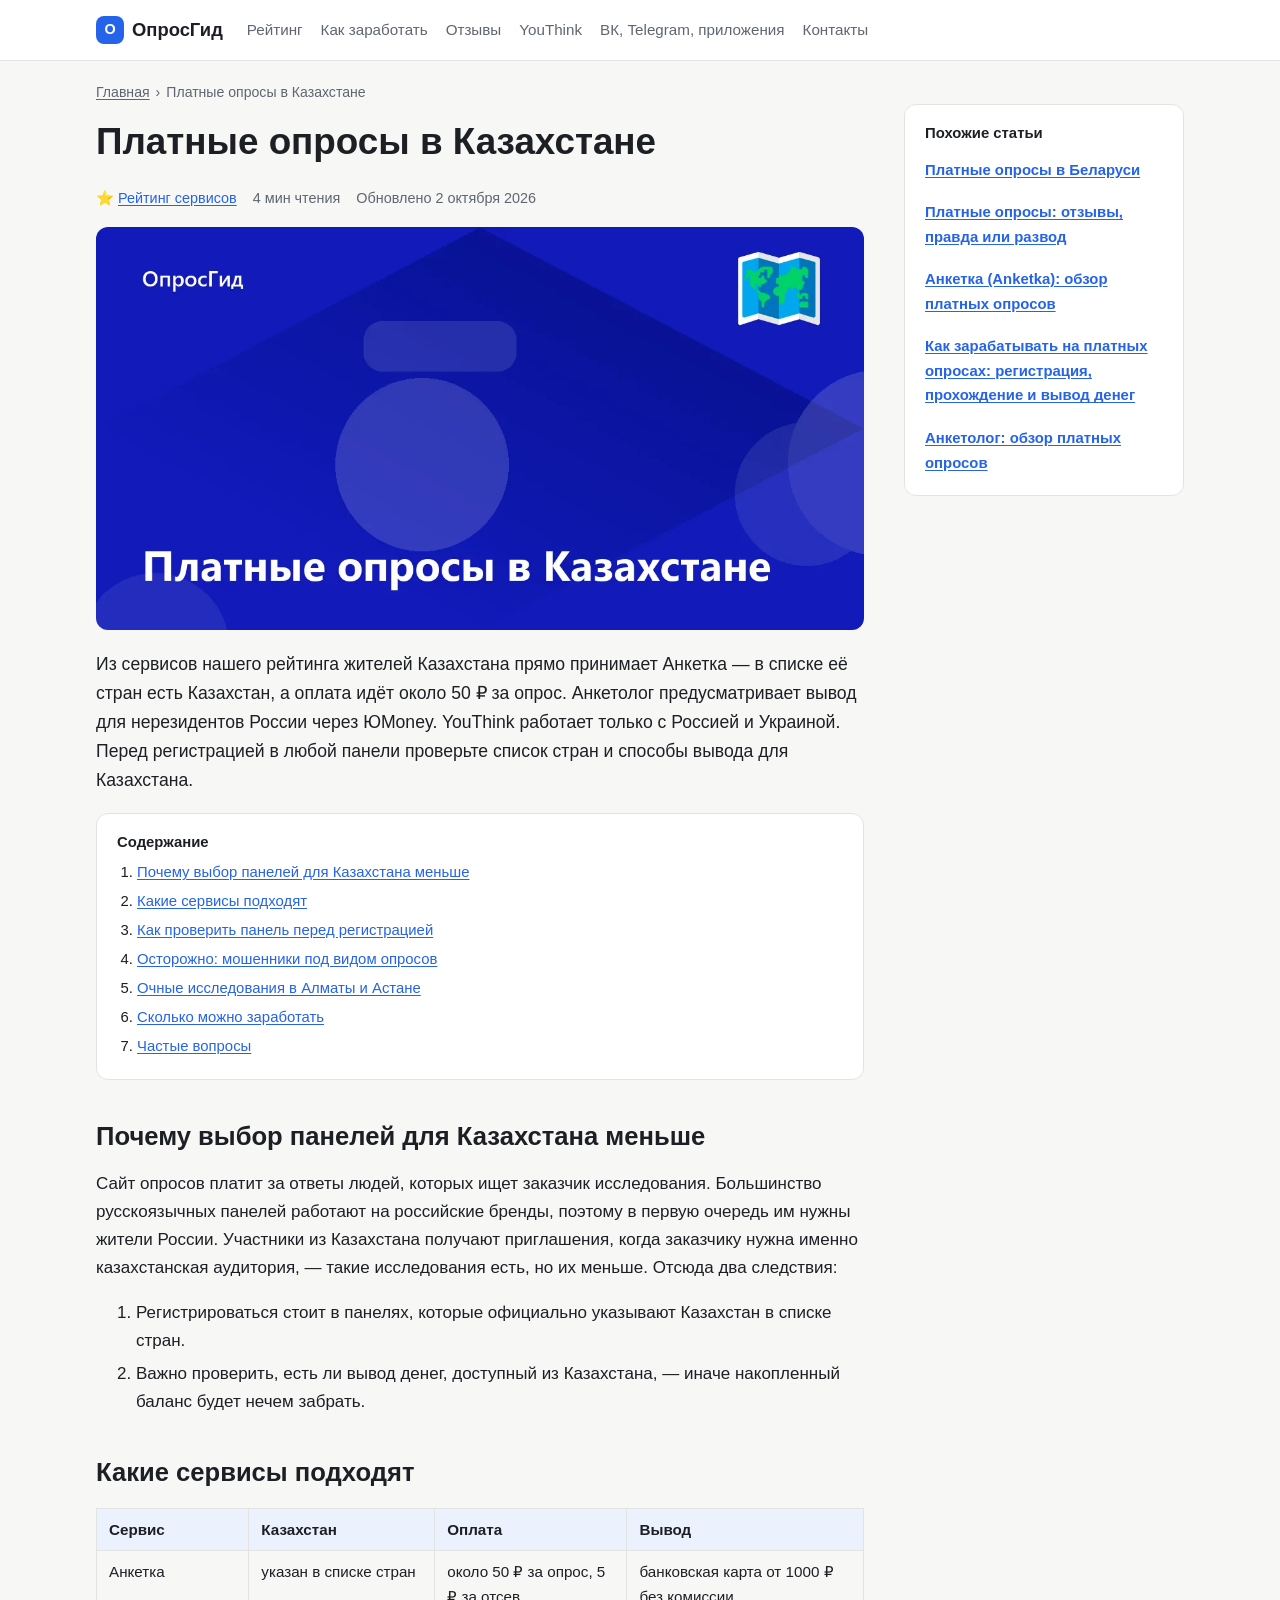
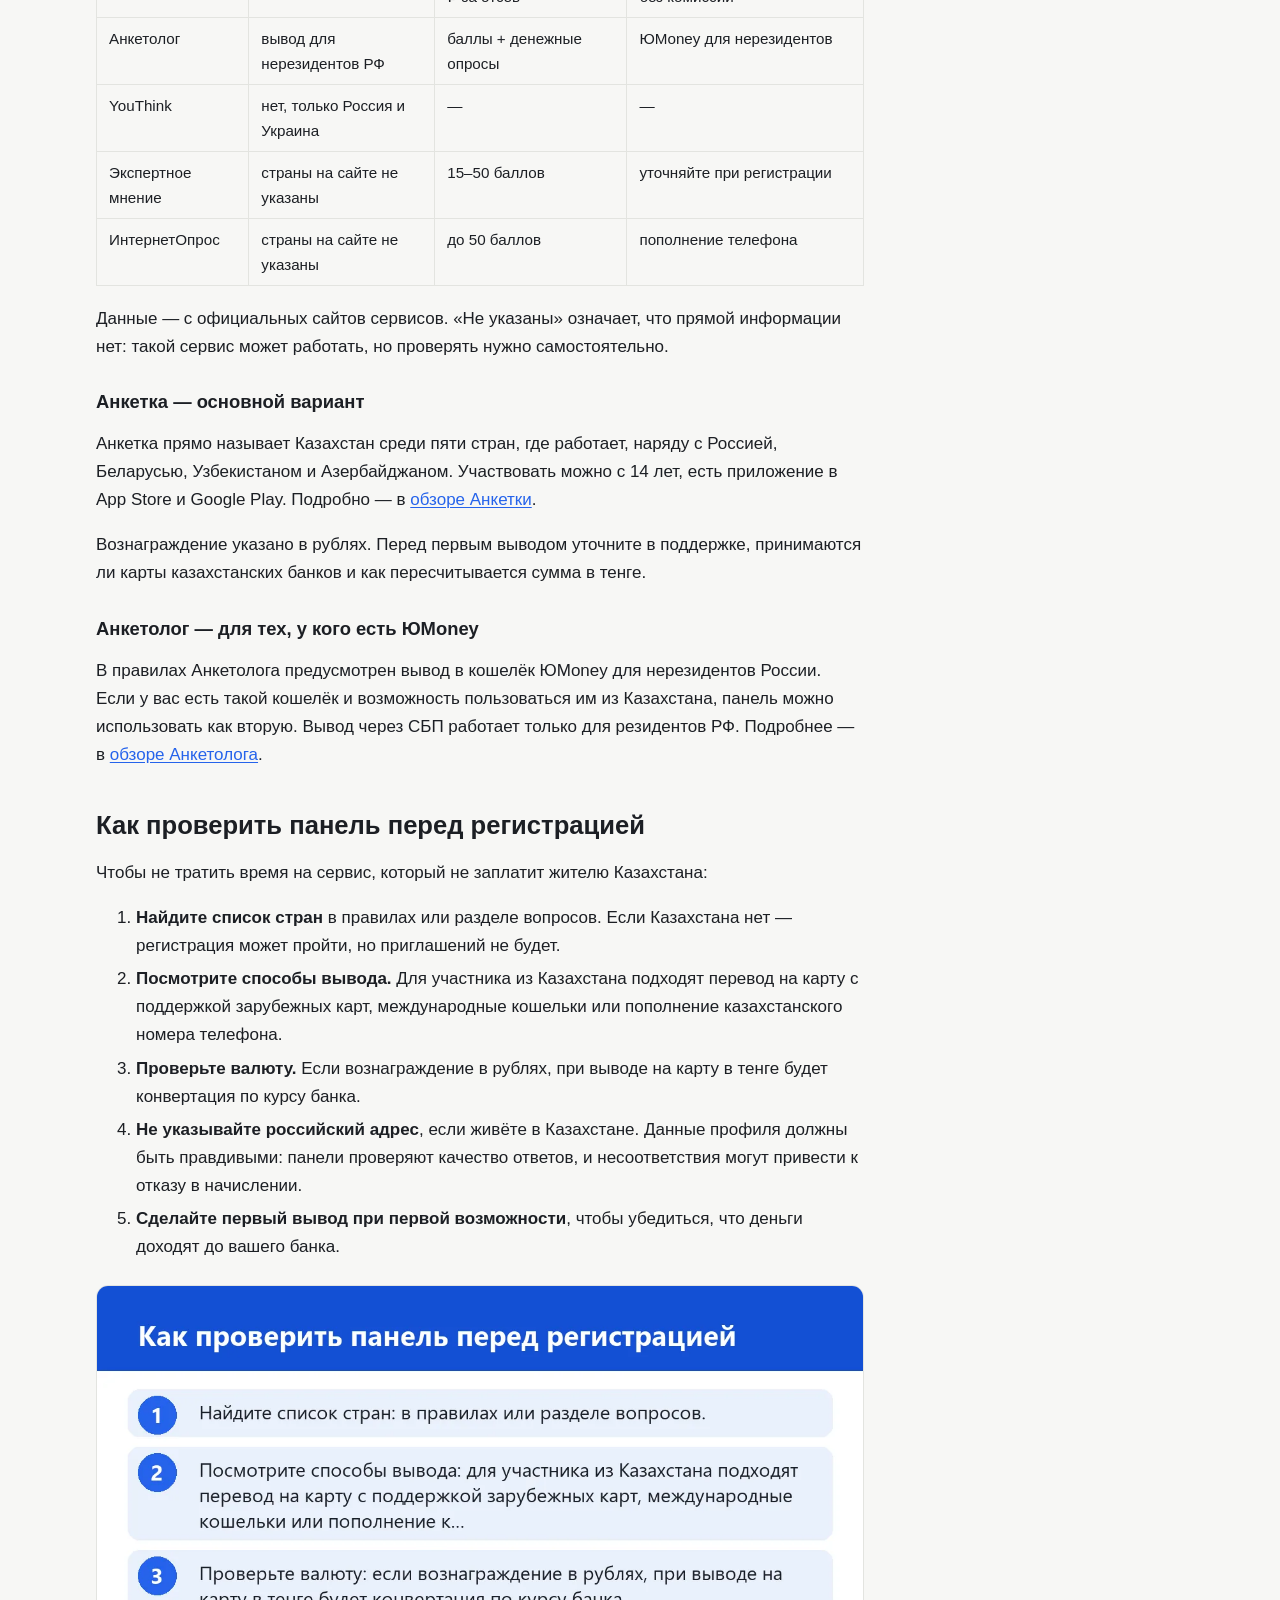
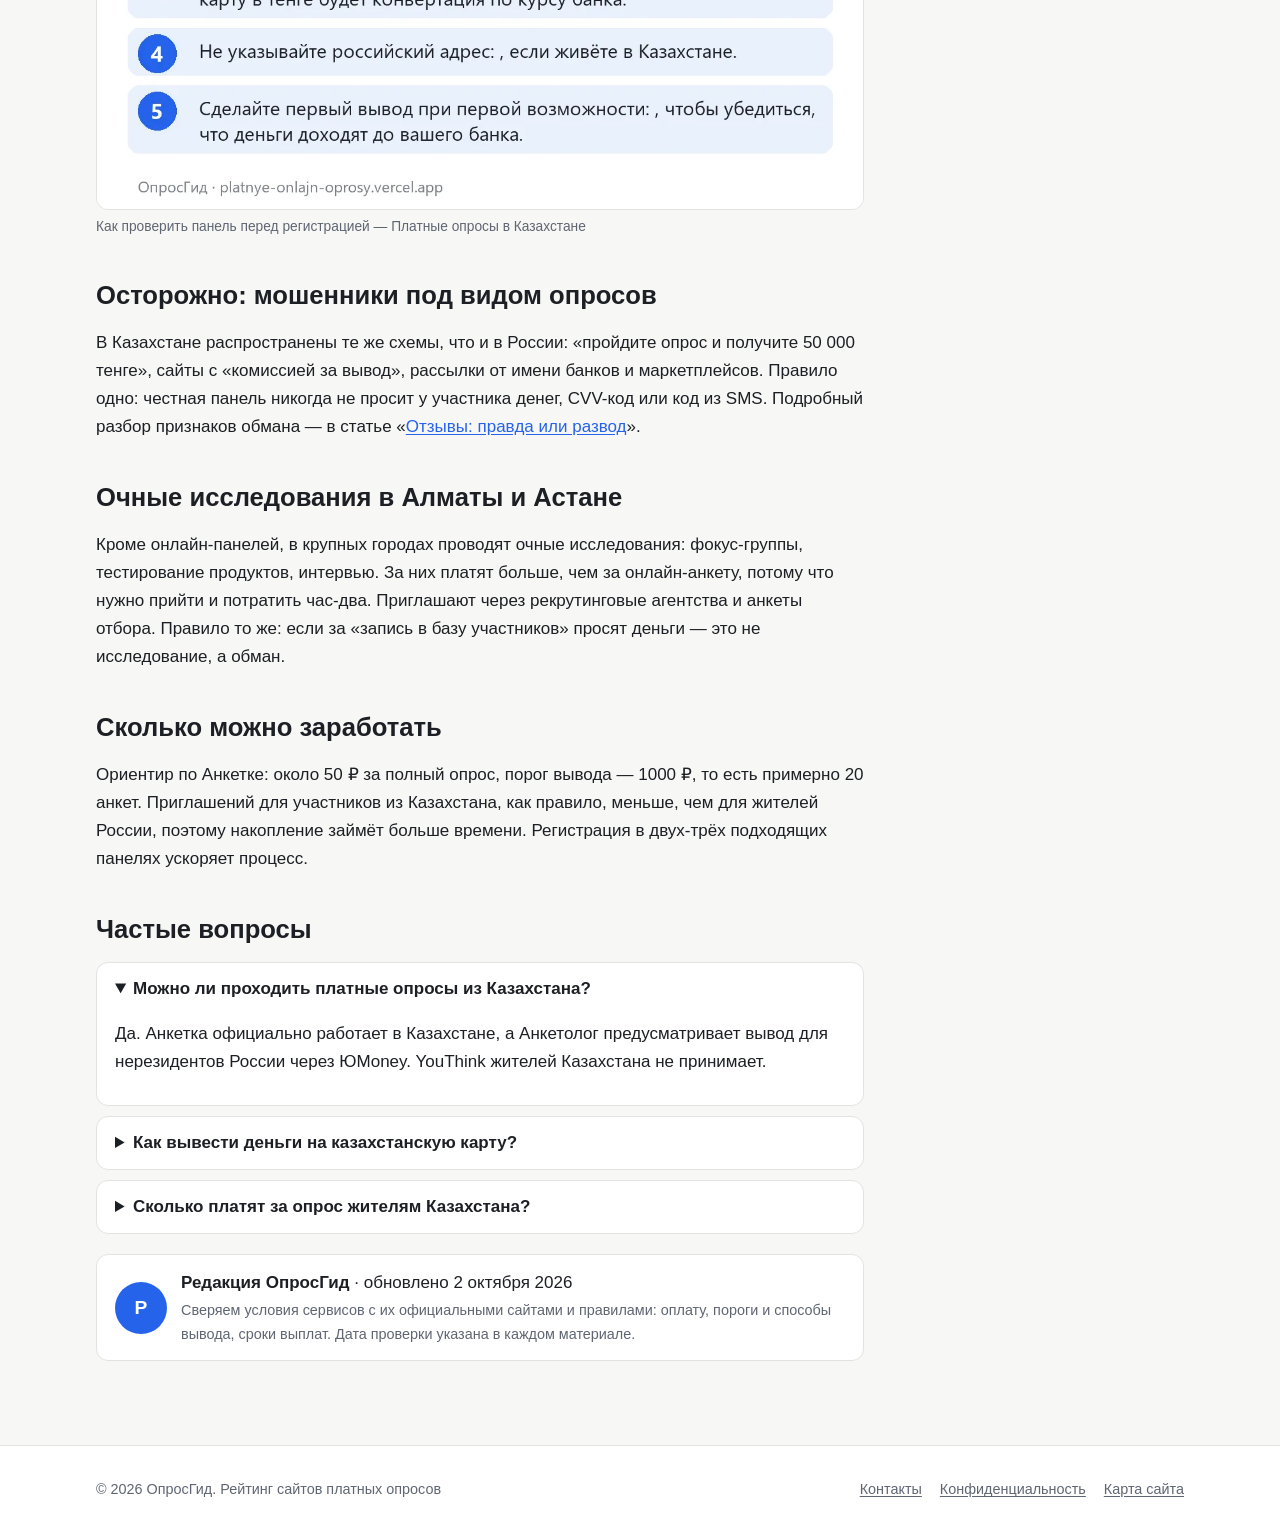
<file: kazakhstan.html>
<!doctype html>
<html lang="ru">
<head>
<meta charset="utf-8">
<meta name="viewport" content="width=device-width, initial-scale=1">
<title>Платные опросы в Казахстане: где проходить</title>
<meta name="description" content="Какие сайты платных опросов принимают участников из Казахстана, как проверить панель перед регистрацией и как вывести деньги на казахстанскую карту.">
<link rel="canonical" href="https://platnye-onlajn-oprosy.vercel.app/kazakhstan.html">
<meta property="og:type" content="article">
<meta property="og:locale" content="ru_RU">
<meta property="og:site_name" content="ОпросГид">
<meta property="og:title" content="Платные опросы в Казахстане: где проходить">
<meta property="og:description" content="Какие сайты платных опросов принимают участников из Казахстана, как проверить панель перед регистрацией и как вывести деньги на казахстанскую карту.">
<meta property="og:url" content="https://platnye-onlajn-oprosy.vercel.app/kazakhstan.html">
<meta property="og:image" content="https://platnye-onlajn-oprosy.vercel.app/img/kazakhstan.webp">
<meta property="og:image:width" content="1200">
<meta property="og:image:height" content="630">
<meta property="og:image:alt" content="Платные опросы в Казахстане">
<meta name="twitter:card" content="summary_large_image"><meta name="theme-color" content="#2563eb">
<link rel="icon" href="/favicon.svg" type="image/svg+xml">
<link rel="stylesheet" href="/assets/style.css?v=2ce47a9f">
<style>:root{--accent:#2563eb}</style>
<script type="application/ld+json">{"@context": "https://schema.org", "@type": "Article", "author": {"@type": "Organization", "name": "\u0420\u0435\u0434\u0430\u043a\u0446\u0438\u044f \u041e\u043f\u0440\u043e\u0441\u0413\u0438\u0434"}, "dateModified": "2026-10-02", "datePublished": "2026-10-02", "description": "\u041a\u0430\u043a\u0438\u0435 \u0441\u0430\u0439\u0442\u044b \u043f\u043b\u0430\u0442\u043d\u044b\u0445 \u043e\u043f\u0440\u043e\u0441\u043e\u0432 \u043f\u0440\u0438\u043d\u0438\u043c\u0430\u044e\u0442 \u0443\u0447\u0430\u0441\u0442\u043d\u0438\u043a\u043e\u0432 \u0438\u0437 \u041a\u0430\u0437\u0430\u0445\u0441\u0442\u0430\u043d\u0430, \u043a\u0430\u043a \u043f\u0440\u043e\u0432\u0435\u0440\u0438\u0442\u044c \u043f\u0430\u043d\u0435\u043b\u044c \u043f\u0435\u0440\u0435\u0434 \u0440\u0435\u0433\u0438\u0441\u0442\u0440\u0430\u0446\u0438\u0435\u0439 \u0438 \u043a\u0430\u043a \u0432\u044b\u0432\u0435\u0441\u0442\u0438 \u0434\u0435\u043d\u044c\u0433\u0438 \u043d\u0430 \u043a\u0430\u0437\u0430\u0445\u0441\u0442\u0430\u043d\u0441\u043a\u0443\u044e \u043a\u0430\u0440\u0442\u0443.", "headline": "\u041f\u043b\u0430\u0442\u043d\u044b\u0435 \u043e\u043f\u0440\u043e\u0441\u044b \u0432 \u041a\u0430\u0437\u0430\u0445\u0441\u0442\u0430\u043d\u0435", "image": {"@type": "ImageObject", "height": 630, "url": "https://platnye-onlajn-oprosy.vercel.app/img/kazakhstan.webp", "width": 1200}, "mainEntityOfPage": "https://platnye-onlajn-oprosy.vercel.app/kazakhstan.html", "publisher": {"@type": "Organization", "name": "\u041e\u043f\u0440\u043e\u0441\u0413\u0438\u0434", "url": "https://platnye-onlajn-oprosy.vercel.app"}}</script>
<script type="application/ld+json">{"@context": "https://schema.org", "@type": "FAQPage", "mainEntity": [{"@type": "Question", "acceptedAnswer": {"@type": "Answer", "text": "\u003cp\u003e\u0414\u0430. \u0410\u043d\u043a\u0435\u0442\u043a\u0430 \u043e\u0444\u0438\u0446\u0438\u0430\u043b\u044c\u043d\u043e \u0440\u0430\u0431\u043e\u0442\u0430\u0435\u0442 \u0432 \u041a\u0430\u0437\u0430\u0445\u0441\u0442\u0430\u043d\u0435, \u0430 \u0410\u043d\u043a\u0435\u0442\u043e\u043b\u043e\u0433 \u043f\u0440\u0435\u0434\u0443\u0441\u043c\u0430\u0442\u0440\u0438\u0432\u0430\u0435\u0442 \u0432\u044b\u0432\u043e\u0434 \u0434\u043b\u044f \u043d\u0435\u0440\u0435\u0437\u0438\u0434\u0435\u043d\u0442\u043e\u0432 \u0420\u043e\u0441\u0441\u0438\u0438 \u0447\u0435\u0440\u0435\u0437 \u042eMoney. YouThink \u0436\u0438\u0442\u0435\u043b\u0435\u0439 \u041a\u0430\u0437\u0430\u0445\u0441\u0442\u0430\u043d\u0430 \u043d\u0435 \u043f\u0440\u0438\u043d\u0438\u043c\u0430\u0435\u0442.\u003c/p\u003e"}, "name": "\u041c\u043e\u0436\u043d\u043e \u043b\u0438 \u043f\u0440\u043e\u0445\u043e\u0434\u0438\u0442\u044c \u043f\u043b\u0430\u0442\u043d\u044b\u0435 \u043e\u043f\u0440\u043e\u0441\u044b \u0438\u0437 \u041a\u0430\u0437\u0430\u0445\u0441\u0442\u0430\u043d\u0430?"}, {"@type": "Question", "acceptedAnswer": {"@type": "Answer", "text": "\u003cp\u003e\u0412 \u0410\u043d\u043a\u0435\u0442\u043a\u0435 \u0432\u044b\u0432\u043e\u0434 \u0438\u0434\u0451\u0442 \u043d\u0430 \u0431\u0430\u043d\u043a\u043e\u0432\u0441\u043a\u0443\u044e \u043a\u0430\u0440\u0442\u0443 \u043e\u0442 1000 \u20bd \u0431\u0435\u0437 \u043a\u043e\u043c\u0438\u0441\u0441\u0438\u0438. \u041f\u043e\u0434\u0434\u0435\u0440\u0436\u043a\u0443 \u043a\u0430\u0440\u0442 \u043a\u0430\u0437\u0430\u0445\u0441\u0442\u0430\u043d\u0441\u043a\u0438\u0445 \u0431\u0430\u043d\u043a\u043e\u0432 \u0438 \u043f\u0435\u0440\u0435\u0441\u0447\u0451\u0442 \u0432 \u0442\u0435\u043d\u0433\u0435 \u0443\u0442\u043e\u0447\u043d\u0438\u0442\u0435 \u0432 \u043f\u043e\u0434\u0434\u0435\u0440\u0436\u043a\u0435 \u043f\u0435\u0440\u0435\u0434 \u043f\u0435\u0440\u0432\u044b\u043c \u0432\u044b\u0432\u043e\u0434\u043e\u043c.\u003c/p\u003e"}, "name": "\u041a\u0430\u043a \u0432\u044b\u0432\u0435\u0441\u0442\u0438 \u0434\u0435\u043d\u044c\u0433\u0438 \u043d\u0430 \u043a\u0430\u0437\u0430\u0445\u0441\u0442\u0430\u043d\u0441\u043a\u0443\u044e \u043a\u0430\u0440\u0442\u0443?"}, {"@type": "Question", "acceptedAnswer": {"@type": "Answer", "text": "\u003cp\u003e\u0412 \u0410\u043d\u043a\u0435\u0442\u043a\u0435 \u2014 \u043e\u043a\u043e\u043b\u043e 50 \u20bd \u0437\u0430 \u043f\u043e\u043b\u043d\u043e\u0435 \u0443\u0447\u0430\u0441\u0442\u0438\u0435 \u0438 5 \u20bd \u0437\u0430 \u043e\u0442\u0431\u043e\u0440\u043e\u0447\u043d\u044b\u0439 \u0431\u043b\u043e\u043a. \u0421\u0443\u043c\u043c\u0430 \u0443\u043a\u0430\u0437\u0430\u043d\u0430 \u0432 \u0440\u0443\u0431\u043b\u044f\u0445, \u043f\u0440\u0438 \u0432\u044b\u0432\u043e\u0434\u0435 \u043d\u0430 \u043a\u0430\u0440\u0442\u0443 \u0432 \u0442\u0435\u043d\u0433\u0435 \u0435\u0451 \u043f\u0435\u0440\u0435\u0441\u0447\u0438\u0442\u0430\u0435\u0442 \u0431\u0430\u043d\u043a.\u003c/p\u003e"}, "name": "\u0421\u043a\u043e\u043b\u044c\u043a\u043e \u043f\u043b\u0430\u0442\u044f\u0442 \u0437\u0430 \u043e\u043f\u0440\u043e\u0441 \u0436\u0438\u0442\u0435\u043b\u044f\u043c \u041a\u0430\u0437\u0430\u0445\u0441\u0442\u0430\u043d\u0430?"}]}</script>
<script type="application/ld+json">{"@context": "https://schema.org", "@type": "BreadcrumbList", "itemListElement": [{"@type": "ListItem", "item": "https://platnye-onlajn-oprosy.vercel.app/", "name": "\u0413\u043b\u0430\u0432\u043d\u0430\u044f", "position": 1}, {"@type": "ListItem", "item": "https://platnye-onlajn-oprosy.vercel.app/kazakhstan.html", "name": "\u041f\u043b\u0430\u0442\u043d\u044b\u0435 \u043e\u043f\u0440\u043e\u0441\u044b \u0432 \u041a\u0430\u0437\u0430\u0445\u0441\u0442\u0430\u043d\u0435", "position": 2}]}</script>
</head>
<body>
<header class="site-header">
  <div class="wrap">
    <a class="logo" href="/"><span class="logo-mark" aria-hidden="true">О</span>ОпросГид</a>
    <nav class="site-nav" aria-label="Главное меню">
<a href="/">Рейтинг</a>
<a href="/kak-zarabotat.html">Как заработать</a>
<a href="/otzyvy.html">Отзывы</a>
<a href="/youthink.html">YouThink</a>
<a href="/vk-telegram-prilozheniya.html">ВК, Telegram, приложения</a>
<a href="/contact.html">Контакты</a>
    </nav>
  </div>
</header>
<main class="wrap">
<ol class="crumbs">
<li><a href="/">Главная</a></li>
<li>Платные опросы в Казахстане</li>
</ol>
<div class="article-layout">
  <article class="content">
    <h1>Платные опросы в Казахстане</h1>
    <div class="meta">
<span>⭐ <a href="/">Рейтинг сервисов</a></span>      <span>4 мин чтения</span>
      <span>Обновлено <time datetime="2026-10-02">2 октября 2026</time></span>
    </div>
    <figure class="cover"><img src="/img/kazakhstan.webp" alt="Платные опросы в Казахстане" width="1200" height="630" fetchpriority="high"></figure>
    <div class="lead"><p>Из сервисов нашего рейтинга жителей Казахстана прямо принимает Анкетка — в списке её стран есть Казахстан, а оплата идёт около 50 ₽ за опрос. Анкетолог предусматривает вывод для нерезидентов России через ЮMoney. YouThink работает только с Россией и Украиной. Перед регистрацией в любой панели проверьте список стран и способы вывода для Казахстана.</p></div>
    <nav class="toc" aria-label="Содержание">
      <strong>Содержание</strong>
      <ol><li><a href="#pochemu-vybor-panelej-dlya-kazakhstana-menshe">Почему выбор панелей для Казахстана меньше</a></li><li><a href="#kakie-servisy-podkhodyat">Какие сервисы подходят</a></li><li><a href="#kak-proverit-panel-pered-registraciej">Как проверить панель перед регистрацией</a></li><li><a href="#ostorozhno-moshenniki-pod-vidom-oprosov">Осторожно: мошенники под видом опросов</a></li><li><a href="#ochnye-issledovaniya-v-almaty-i-astane">Очные исследования в Алматы и Астане</a></li><li><a href="#skolko-mozhno-zarabotat">Сколько можно заработать</a></li><li><a href="#faq">Частые вопросы</a></li></ol>
    </nav>
    <h2 id="pochemu-vybor-panelej-dlya-kazakhstana-menshe">Почему выбор панелей для Казахстана меньше</h2>
<p>Сайт опросов платит за ответы людей, которых ищет заказчик исследования. Большинство русскоязычных панелей работают на российские бренды, поэтому в первую очередь им нужны жители России. Участники из Казахстана получают приглашения, когда заказчику нужна именно казахстанская аудитория, — такие исследования есть, но их меньше. Отсюда два следствия:</p>
<ol>
<li>Регистрироваться стоит в панелях, которые официально указывают Казахстан в списке стран.</li>
<li>Важно проверить, есть ли вывод денег, доступный из Казахстана, — иначе накопленный баланс будет нечем забрать.</li>
</ol>
<h2 id="kakie-servisy-podkhodyat">Какие сервисы подходят</h2>
<table>
<thead>
<tr>
<th>Сервис</th>
<th>Казахстан</th>
<th>Оплата</th>
<th>Вывод</th>
</tr>
</thead>
<tbody>
<tr>
<td>Анкетка</td>
<td>указан в списке стран</td>
<td>около 50 ₽ за опрос, 5 ₽ за отсев</td>
<td>банковская карта от 1000 ₽ без комиссии</td>
</tr>
<tr>
<td>Анкетолог</td>
<td>вывод для нерезидентов РФ</td>
<td>баллы + денежные опросы</td>
<td>ЮMoney для нерезидентов</td>
</tr>
<tr>
<td>YouThink</td>
<td>нет, только Россия и Украина</td>
<td>—</td>
<td>—</td>
</tr>
<tr>
<td>Экспертное мнение</td>
<td>страны на сайте не указаны</td>
<td>15–50 баллов</td>
<td>уточняйте при регистрации</td>
</tr>
<tr>
<td>ИнтернетОпрос</td>
<td>страны на сайте не указаны</td>
<td>до 50 баллов</td>
<td>пополнение телефона</td>
</tr>
</tbody>
</table>
<p>Данные — с официальных сайтов сервисов. «Не указаны» означает, что прямой информации нет: такой сервис может работать, но проверять нужно самостоятельно.</p>
<h3 id="anketka-osnovnoj-variant">Анкетка — основной вариант</h3>
<p>Анкетка прямо называет Казахстан среди пяти стран, где работает, наряду с Россией, Беларусью, Узбекистаном и Азербайджаном. Участвовать можно с 14 лет, есть приложение в App Store и Google Play. Подробно — в <a href="/anketka.html">обзоре Анкетки</a>.</p>
<p>Вознаграждение указано в рублях. Перед первым выводом уточните в поддержке, принимаются ли карты казахстанских банков и как пересчитывается сумма в тенге.</p>
<h3 id="anketolog-dlya-tekh-u-kogo-est-yumoney">Анкетолог — для тех, у кого есть ЮMoney</h3>
<p>В правилах Анкетолога предусмотрен вывод в кошелёк ЮMoney для нерезидентов России. Если у вас есть такой кошелёк и возможность пользоваться им из Казахстана, панель можно использовать как вторую. Вывод через СБП работает только для резидентов РФ. Подробнее — в <a href="/anketolog.html">обзоре Анкетолога</a>.</p>
<h2 id="kak-proverit-panel-pered-registraciej">Как проверить панель перед регистрацией</h2>
<p>Чтобы не тратить время на сервис, который не заплатит жителю Казахстана:</p>
<ol>
<li><strong>Найдите список стран</strong> в правилах или разделе вопросов. Если Казахстана нет — регистрация может пройти, но приглашений не будет.</li>
<li><strong>Посмотрите способы вывода.</strong> Для участника из Казахстана подходят перевод на карту с поддержкой зарубежных карт, международные кошельки или пополнение казахстанского номера телефона.</li>
<li><strong>Проверьте валюту.</strong> Если вознаграждение в рублях, при выводе на карту в тенге будет конвертация по курсу банка.</li>
<li><strong>Не указывайте российский адрес</strong>, если живёте в Казахстане. Данные профиля должны быть правдивыми: панели проверяют качество ответов, и несоответствия могут привести к отказу в начислении.</li>
<li><strong>Сделайте первый вывод при первой возможности</strong>, чтобы убедиться, что деньги доходят до вашего банка.</li>
</ol><figure class="infographic"><img src="/img/kazakhstan-shema.webp" alt="Как проверить панель перед регистрацией — Платные опросы в Казахстане" width="1200" height="820" loading="lazy" decoding="async"><figcaption>Как проверить панель перед регистрацией — Платные опросы в Казахстане</figcaption></figure>
<h2 id="ostorozhno-moshenniki-pod-vidom-oprosov">Осторожно: мошенники под видом опросов</h2>
<p>В Казахстане распространены те же схемы, что и в России: «пройдите опрос и получите 50 000 тенге», сайты с «комиссией за вывод», рассылки от имени банков и маркетплейсов. Правило одно: честная панель никогда не просит у участника денег, CVV-код или код из SMS. Подробный разбор признаков обмана — в статье «<a href="/otzyvy.html">Отзывы: правда или развод</a>».</p>
<h2 id="ochnye-issledovaniya-v-almaty-i-astane">Очные исследования в Алматы и Астане</h2>
<p>Кроме онлайн-панелей, в крупных городах проводят очные исследования: фокус-группы, тестирование продуктов, интервью. За них платят больше, чем за онлайн-анкету, потому что нужно прийти и потратить час-два. Приглашают через рекрутинговые агентства и анкеты отбора. Правило то же: если за «запись в базу участников» просят деньги — это не исследование, а обман.</p>
<h2 id="skolko-mozhno-zarabotat">Сколько можно заработать</h2>
<p>Ориентир по Анкетке: около 50 ₽ за полный опрос, порог вывода — 1000 ₽, то есть примерно 20 анкет. Приглашений для участников из Казахстана, как правило, меньше, чем для жителей России, поэтому накопление займёт больше времени. Регистрация в двух-трёх подходящих панелях ускоряет процесс.</p>
    <section class="faq" id="faq">
  <h2>Частые вопросы</h2>
<details open><summary>Можно ли проходить платные опросы из Казахстана?</summary><p>Да. Анкетка официально работает в Казахстане, а Анкетолог предусматривает вывод для нерезидентов России через ЮMoney. YouThink жителей Казахстана не принимает.</p></details>
<details><summary>Как вывести деньги на казахстанскую карту?</summary><p>В Анкетке вывод идёт на банковскую карту от 1000 ₽ без комиссии. Поддержку карт казахстанских банков и пересчёт в тенге уточните в поддержке перед первым выводом.</p></details>
<details><summary>Сколько платят за опрос жителям Казахстана?</summary><p>В Анкетке — около 50 ₽ за полное участие и 5 ₽ за отборочный блок. Сумма указана в рублях, при выводе на карту в тенге её пересчитает банк.</p></details>
</section>

    <div class="author">
  <div class="avatar" aria-hidden="true">Р</div>
  <div><strong>Редакция ОпросГид</strong> · обновлено 2 октября 2026<p>Сверяем условия сервисов с их официальными сайтами и правилами: оплату, пороги и способы вывода, сроки выплат. Дата проверки указана в каждом материале.</p></div>
</div>

  </article>
  <aside>
    <div class="toc">
      <strong>Похожие статьи</strong>
      <ul class="list" style="margin-top:8px"><li><a href="/belarus.html">Платные опросы в Беларуси</a></li><li><a href="/otzyvy.html">Платные опросы: отзывы, правда или развод</a></li><li><a href="/anketka.html">Анкетка (Anketka): обзор платных опросов</a></li><li><a href="/kak-zarabotat.html">Как зарабатывать на платных опросах: регистрация, прохождение и вывод денег</a></li><li><a href="/anketolog.html">Анкетолог: обзор платных опросов</a></li></ul>
    </div>
  </aside>
</div>
</main>
<footer class="site-footer">
  <div class="wrap">
    <div>© 2026 ОпросГид. Рейтинг сайтов платных опросов</div>
    <nav aria-label="Служебные страницы">
      <a href="/contact.html">Контакты</a>
      <a href="/privacy.html">Конфиденциальность</a>
      <a href="/sitemap.xml">Карта сайта</a>
    </nav>
  </div>
</footer>

</body>
</html>
</file>
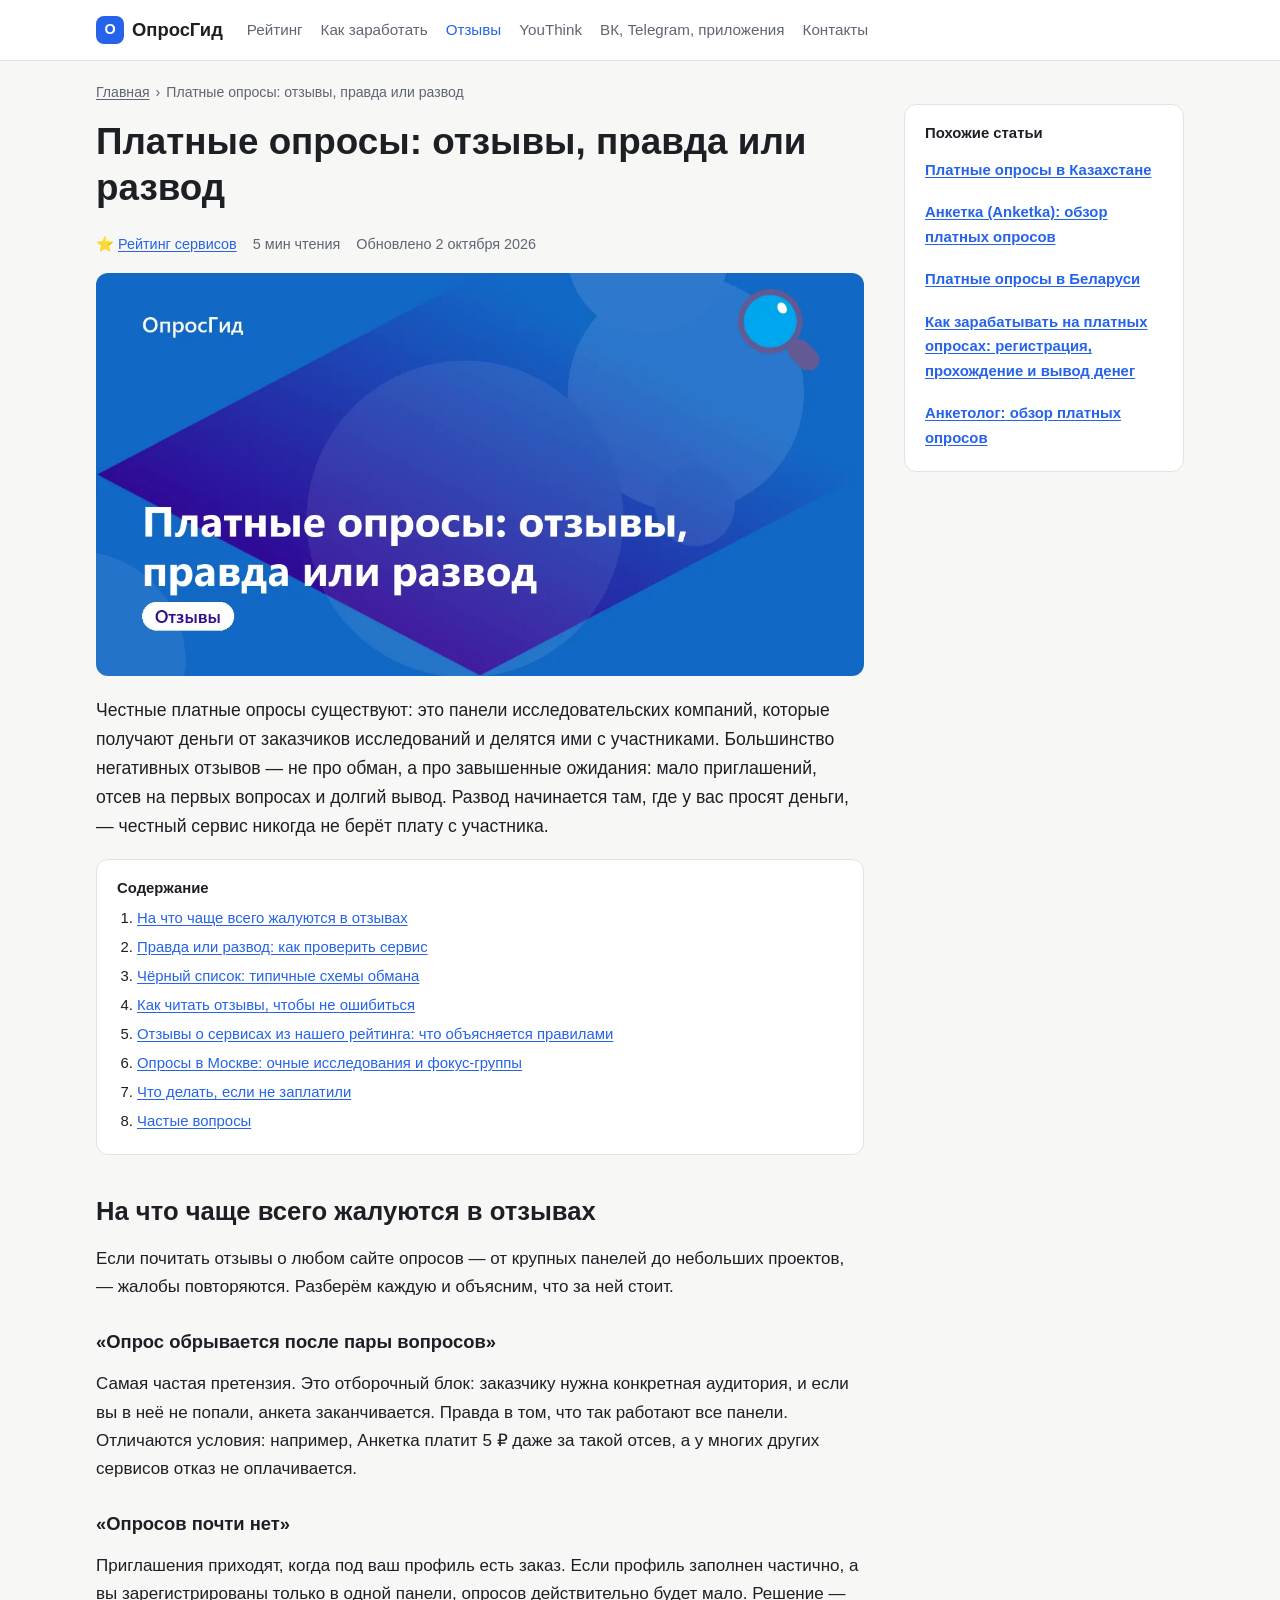
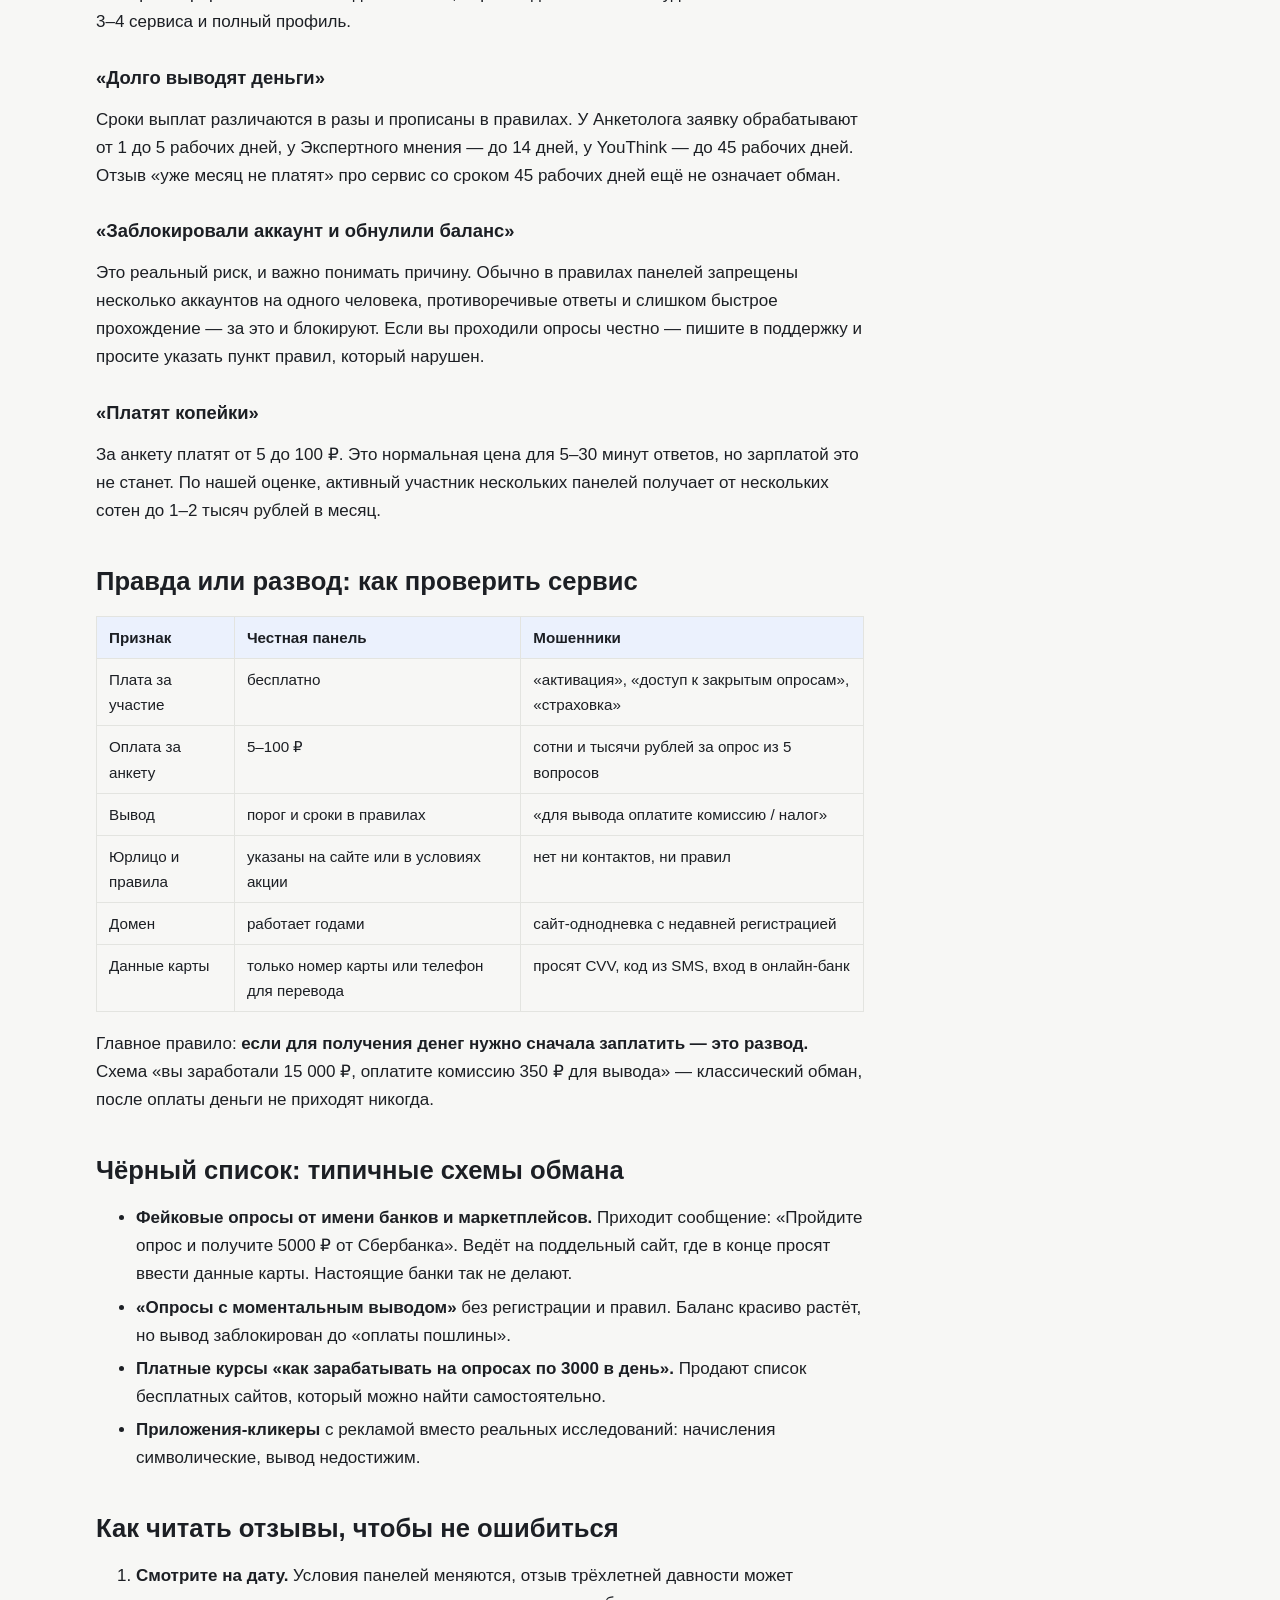
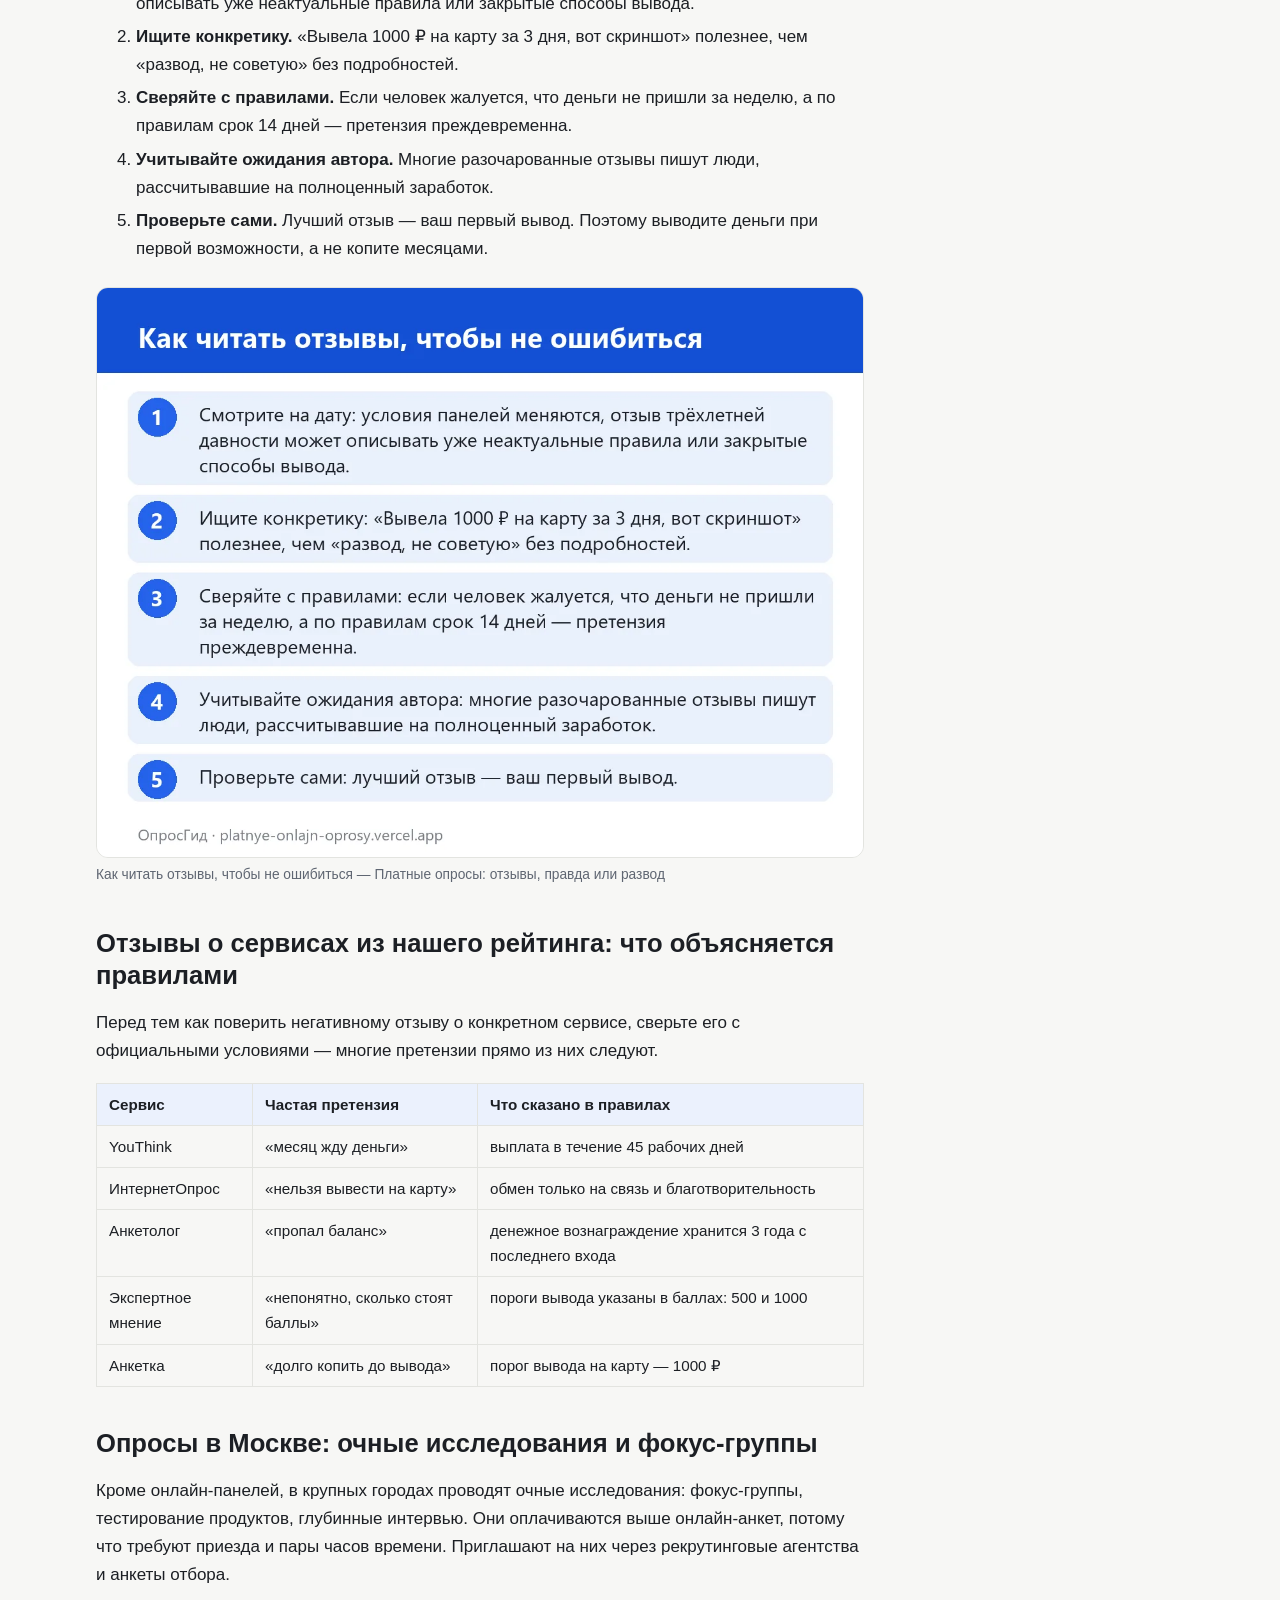
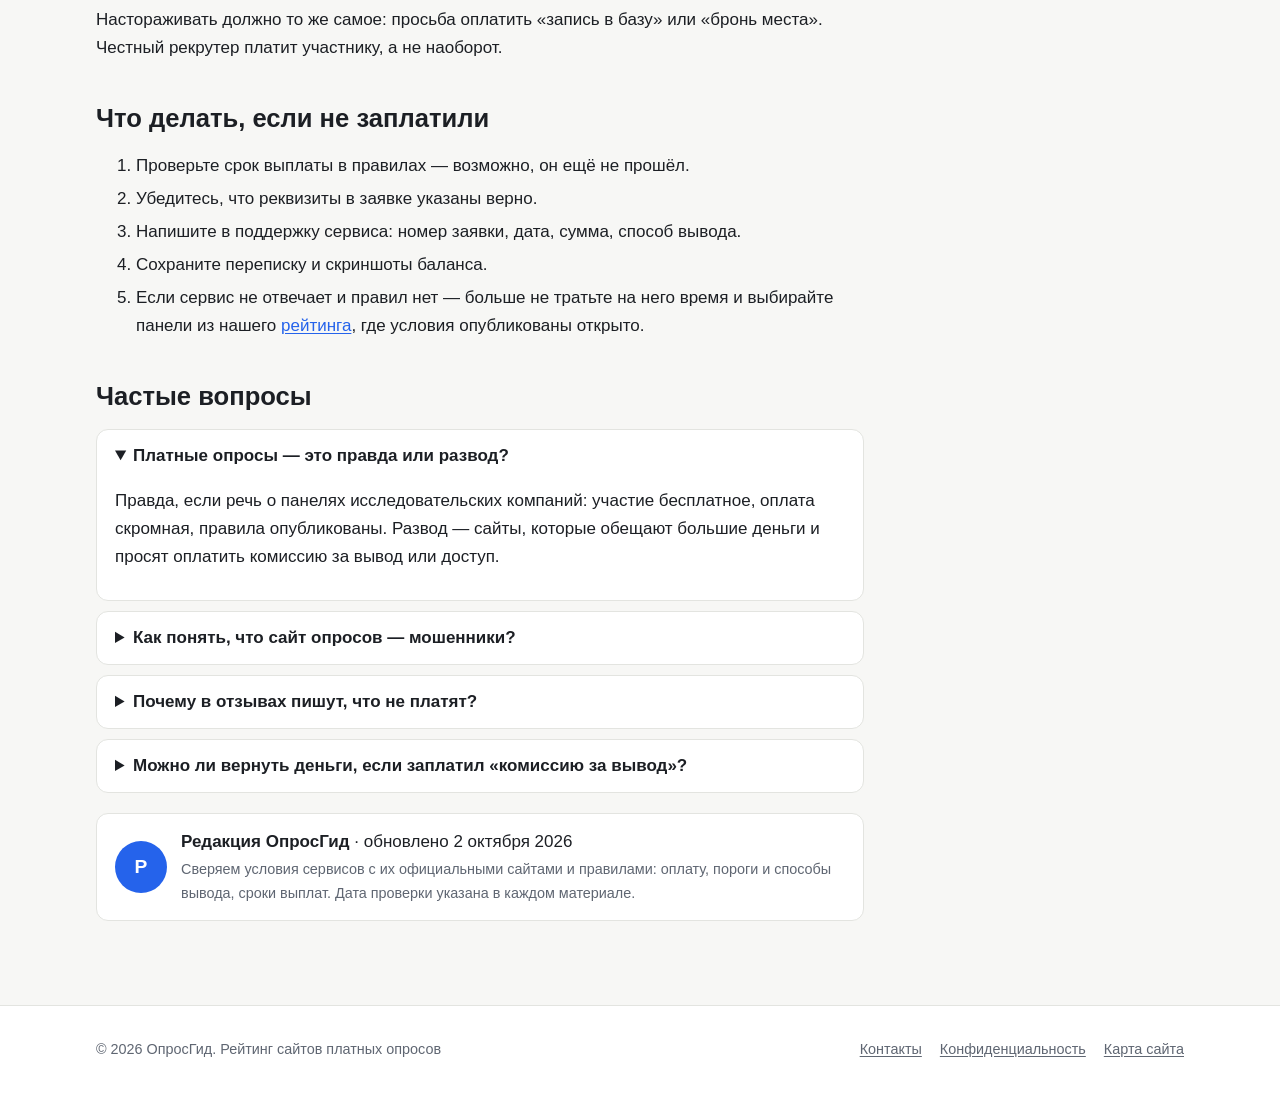
<file: otzyvy.html>
<!doctype html>
<html lang="ru">
<head>
<meta charset="utf-8">
<meta name="viewport" content="width=device-width, initial-scale=1">
<title>Платные опросы: отзывы, правда или развод</title>
<meta name="description" content="Разбираем отзывы о сайтах платных опросов: на что жалуются участники, где правда, а где развод, и как отличить честную панель от мошенников.">
<link rel="canonical" href="https://platnye-onlajn-oprosy.vercel.app/otzyvy.html">
<meta property="og:type" content="article">
<meta property="og:locale" content="ru_RU">
<meta property="og:site_name" content="ОпросГид">
<meta property="og:title" content="Платные опросы: отзывы, правда или развод">
<meta property="og:description" content="Разбираем отзывы о сайтах платных опросов: на что жалуются участники, где правда, а где развод, и как отличить честную панель от мошенников.">
<meta property="og:url" content="https://platnye-onlajn-oprosy.vercel.app/otzyvy.html">
<meta property="og:image" content="https://platnye-onlajn-oprosy.vercel.app/img/otzyvy.webp">
<meta property="og:image:width" content="1200">
<meta property="og:image:height" content="630">
<meta property="og:image:alt" content="Платные опросы: отзывы, правда или развод">
<meta name="twitter:card" content="summary_large_image"><meta name="theme-color" content="#2563eb">
<link rel="icon" href="/favicon.svg" type="image/svg+xml">
<link rel="stylesheet" href="/assets/style.css?v=2ce47a9f">
<style>:root{--accent:#2563eb}</style>
<script type="application/ld+json">{"@context": "https://schema.org", "@type": "Article", "author": {"@type": "Organization", "name": "\u0420\u0435\u0434\u0430\u043a\u0446\u0438\u044f \u041e\u043f\u0440\u043e\u0441\u0413\u0438\u0434"}, "dateModified": "2026-10-02", "datePublished": "2026-10-02", "description": "\u0420\u0430\u0437\u0431\u0438\u0440\u0430\u0435\u043c \u043e\u0442\u0437\u044b\u0432\u044b \u043e \u0441\u0430\u0439\u0442\u0430\u0445 \u043f\u043b\u0430\u0442\u043d\u044b\u0445 \u043e\u043f\u0440\u043e\u0441\u043e\u0432: \u043d\u0430 \u0447\u0442\u043e \u0436\u0430\u043b\u0443\u044e\u0442\u0441\u044f \u0443\u0447\u0430\u0441\u0442\u043d\u0438\u043a\u0438, \u0433\u0434\u0435 \u043f\u0440\u0430\u0432\u0434\u0430, \u0430 \u0433\u0434\u0435 \u0440\u0430\u0437\u0432\u043e\u0434, \u0438 \u043a\u0430\u043a \u043e\u0442\u043b\u0438\u0447\u0438\u0442\u044c \u0447\u0435\u0441\u0442\u043d\u0443\u044e \u043f\u0430\u043d\u0435\u043b\u044c \u043e\u0442 \u043c\u043e\u0448\u0435\u043d\u043d\u0438\u043a\u043e\u0432.", "headline": "\u041f\u043b\u0430\u0442\u043d\u044b\u0435 \u043e\u043f\u0440\u043e\u0441\u044b: \u043e\u0442\u0437\u044b\u0432\u044b, \u043f\u0440\u0430\u0432\u0434\u0430 \u0438\u043b\u0438 \u0440\u0430\u0437\u0432\u043e\u0434", "image": {"@type": "ImageObject", "height": 630, "url": "https://platnye-onlajn-oprosy.vercel.app/img/otzyvy.webp", "width": 1200}, "mainEntityOfPage": "https://platnye-onlajn-oprosy.vercel.app/otzyvy.html", "publisher": {"@type": "Organization", "name": "\u041e\u043f\u0440\u043e\u0441\u0413\u0438\u0434", "url": "https://platnye-onlajn-oprosy.vercel.app"}}</script>
<script type="application/ld+json">{"@context": "https://schema.org", "@type": "FAQPage", "mainEntity": [{"@type": "Question", "acceptedAnswer": {"@type": "Answer", "text": "\u003cp\u003e\u041f\u0440\u0430\u0432\u0434\u0430, \u0435\u0441\u043b\u0438 \u0440\u0435\u0447\u044c \u043e \u043f\u0430\u043d\u0435\u043b\u044f\u0445 \u0438\u0441\u0441\u043b\u0435\u0434\u043e\u0432\u0430\u0442\u0435\u043b\u044c\u0441\u043a\u0438\u0445 \u043a\u043e\u043c\u043f\u0430\u043d\u0438\u0439: \u0443\u0447\u0430\u0441\u0442\u0438\u0435 \u0431\u0435\u0441\u043f\u043b\u0430\u0442\u043d\u043e\u0435, \u043e\u043f\u043b\u0430\u0442\u0430 \u0441\u043a\u0440\u043e\u043c\u043d\u0430\u044f, \u043f\u0440\u0430\u0432\u0438\u043b\u0430 \u043e\u043f\u0443\u0431\u043b\u0438\u043a\u043e\u0432\u0430\u043d\u044b. \u0420\u0430\u0437\u0432\u043e\u0434 \u2014 \u0441\u0430\u0439\u0442\u044b, \u043a\u043e\u0442\u043e\u0440\u044b\u0435 \u043e\u0431\u0435\u0449\u0430\u044e\u0442 \u0431\u043e\u043b\u044c\u0448\u0438\u0435 \u0434\u0435\u043d\u044c\u0433\u0438 \u0438 \u043f\u0440\u043e\u0441\u044f\u0442 \u043e\u043f\u043b\u0430\u0442\u0438\u0442\u044c \u043a\u043e\u043c\u0438\u0441\u0441\u0438\u044e \u0437\u0430 \u0432\u044b\u0432\u043e\u0434 \u0438\u043b\u0438 \u0434\u043e\u0441\u0442\u0443\u043f.\u003c/p\u003e"}, "name": "\u041f\u043b\u0430\u0442\u043d\u044b\u0435 \u043e\u043f\u0440\u043e\u0441\u044b \u2014 \u044d\u0442\u043e \u043f\u0440\u0430\u0432\u0434\u0430 \u0438\u043b\u0438 \u0440\u0430\u0437\u0432\u043e\u0434?"}, {"@type": "Question", "acceptedAnswer": {"@type": "Answer", "text": "\u003cp\u003e\u0412\u0430\u0441 \u043f\u0440\u043e\u0441\u044f\u0442 \u0437\u0430\u043f\u043b\u0430\u0442\u0438\u0442\u044c \u0437\u0430 \u0440\u0435\u0433\u0438\u0441\u0442\u0440\u0430\u0446\u0438\u044e, \u0434\u043e\u0441\u0442\u0443\u043f \u0438\u043b\u0438 \u0432\u044b\u0432\u043e\u0434; \u043e\u0431\u0435\u0449\u0430\u044e\u0442 \u0441\u043e\u0442\u043d\u0438 \u0440\u0443\u0431\u043b\u0435\u0439 \u0437\u0430 \u043a\u043e\u0440\u043e\u0442\u043a\u0438\u0439 \u043e\u043f\u0440\u043e\u0441; \u043d\u0430 \u0441\u0430\u0439\u0442\u0435 \u043d\u0435\u0442 \u043f\u0440\u0430\u0432\u0438\u043b \u0438 \u043a\u043e\u043d\u0442\u0430\u043a\u0442\u043e\u0432; \u0442\u0440\u0435\u0431\u0443\u044e\u0442 CVV-\u043a\u043e\u0434 \u0438\u043b\u0438 \u043a\u043e\u0434 \u0438\u0437 SMS. \u041b\u044e\u0431\u043e\u0439 \u0438\u0437 \u044d\u0442\u0438\u0445 \u043f\u0440\u0438\u0437\u043d\u0430\u043a\u043e\u0432 \u2014 \u043f\u043e\u0432\u043e\u0434 \u0443\u0439\u0442\u0438.\u003c/p\u003e"}, "name": "\u041a\u0430\u043a \u043f\u043e\u043d\u044f\u0442\u044c, \u0447\u0442\u043e \u0441\u0430\u0439\u0442 \u043e\u043f\u0440\u043e\u0441\u043e\u0432 \u2014 \u043c\u043e\u0448\u0435\u043d\u043d\u0438\u043a\u0438?"}, {"@type": "Question", "acceptedAnswer": {"@type": "Answer", "text": "\u003cp\u003e\u0427\u0430\u0449\u0435 \u0432\u0441\u0435\u0433\u043e \u0447\u0435\u043b\u043e\u0432\u0435\u043a \u043d\u0435 \u0434\u043e\u0436\u0434\u0430\u043b\u0441\u044f \u0441\u0440\u043e\u043a\u0430 \u0432\u044b\u043f\u043b\u0430\u0442\u044b, \u043d\u0435 \u043d\u0430\u0431\u0440\u0430\u043b \u043f\u043e\u0440\u043e\u0433 \u0432\u044b\u0432\u043e\u0434\u0430 \u0438\u043b\u0438 \u043f\u043e\u043b\u0443\u0447\u0438\u043b \u0431\u043b\u043e\u043a\u0438\u0440\u043e\u0432\u043a\u0443 \u0437\u0430 \u043d\u0430\u0440\u0443\u0448\u0435\u043d\u0438\u0435 \u043f\u0440\u0430\u0432\u0438\u043b. \u0420\u0435\u0430\u043b\u044c\u043d\u044b\u0435 \u0441\u043b\u0443\u0447\u0430\u0438 \u043d\u0435\u0432\u044b\u043f\u043b\u0430\u0442 \u0432\u0441\u0442\u0440\u0435\u0447\u0430\u044e\u0442\u0441\u044f \u0443 \u0441\u0435\u0440\u0432\u0438\u0441\u043e\u0432 \u0431\u0435\u0437 \u044e\u0440\u043b\u0438\u0446\u0430 \u0438 \u043f\u0440\u0430\u0432\u0438\u043b.\u003c/p\u003e"}, "name": "\u041f\u043e\u0447\u0435\u043c\u0443 \u0432 \u043e\u0442\u0437\u044b\u0432\u0430\u0445 \u043f\u0438\u0448\u0443\u0442, \u0447\u0442\u043e \u043d\u0435 \u043f\u043b\u0430\u0442\u044f\u0442?"}, {"@type": "Question", "acceptedAnswer": {"@type": "Answer", "text": "\u003cp\u003e\u0421\u0440\u0430\u0437\u0443 \u043e\u0431\u0440\u0430\u0442\u0438\u0442\u0435\u0441\u044c \u0432 \u0431\u0430\u043d\u043a \u0441 \u0437\u0430\u044f\u0432\u043b\u0435\u043d\u0438\u0435\u043c \u043e \u043c\u043e\u0448\u0435\u043d\u043d\u0438\u0447\u0435\u0441\u043a\u043e\u0439 \u043e\u043f\u0435\u0440\u0430\u0446\u0438\u0438 \u0438 \u0432 \u043f\u043e\u043b\u0438\u0446\u0438\u044e. \u0428\u0430\u043d\u0441\u044b \u043d\u0435\u0432\u0435\u043b\u0438\u043a\u0438, \u043f\u043e\u044d\u0442\u043e\u043c\u0443 \u0433\u043b\u0430\u0432\u043d\u043e\u0435 \u2014 \u043d\u0438\u043a\u043e\u0433\u0434\u0430 \u043d\u0435 \u043f\u043b\u0430\u0442\u0438\u0442\u044c \u0441\u0430\u0439\u0442\u0430\u043c \u043e\u043f\u0440\u043e\u0441\u043e\u0432.\u003c/p\u003e"}, "name": "\u041c\u043e\u0436\u043d\u043e \u043b\u0438 \u0432\u0435\u0440\u043d\u0443\u0442\u044c \u0434\u0435\u043d\u044c\u0433\u0438, \u0435\u0441\u043b\u0438 \u0437\u0430\u043f\u043b\u0430\u0442\u0438\u043b \u00ab\u043a\u043e\u043c\u0438\u0441\u0441\u0438\u044e \u0437\u0430 \u0432\u044b\u0432\u043e\u0434\u00bb?"}]}</script>
<script type="application/ld+json">{"@context": "https://schema.org", "@type": "BreadcrumbList", "itemListElement": [{"@type": "ListItem", "item": "https://platnye-onlajn-oprosy.vercel.app/", "name": "\u0413\u043b\u0430\u0432\u043d\u0430\u044f", "position": 1}, {"@type": "ListItem", "item": "https://platnye-onlajn-oprosy.vercel.app/otzyvy.html", "name": "\u041f\u043b\u0430\u0442\u043d\u044b\u0435 \u043e\u043f\u0440\u043e\u0441\u044b: \u043e\u0442\u0437\u044b\u0432\u044b, \u043f\u0440\u0430\u0432\u0434\u0430 \u0438\u043b\u0438 \u0440\u0430\u0437\u0432\u043e\u0434", "position": 2}]}</script>
</head>
<body>
<header class="site-header">
  <div class="wrap">
    <a class="logo" href="/"><span class="logo-mark" aria-hidden="true">О</span>ОпросГид</a>
    <nav class="site-nav" aria-label="Главное меню">
<a href="/">Рейтинг</a>
<a href="/kak-zarabotat.html">Как заработать</a>
<a href="/otzyvy.html" aria-current="page">Отзывы</a>
<a href="/youthink.html">YouThink</a>
<a href="/vk-telegram-prilozheniya.html">ВК, Telegram, приложения</a>
<a href="/contact.html">Контакты</a>
    </nav>
  </div>
</header>
<main class="wrap">
<ol class="crumbs">
<li><a href="/">Главная</a></li>
<li>Платные опросы: отзывы, правда или развод</li>
</ol>
<div class="article-layout">
  <article class="content">
    <h1>Платные опросы: отзывы, правда или развод</h1>
    <div class="meta">
<span>⭐ <a href="/">Рейтинг сервисов</a></span>      <span>5 мин чтения</span>
      <span>Обновлено <time datetime="2026-10-02">2 октября 2026</time></span>
    </div>
    <figure class="cover"><img src="/img/otzyvy.webp" alt="Платные опросы: отзывы, правда или развод" width="1200" height="630" fetchpriority="high"></figure>
    <div class="lead"><p>Честные платные опросы существуют: это панели исследовательских компаний, которые получают деньги от заказчиков исследований и делятся ими с участниками. Большинство негативных отзывов — не про обман, а про завышенные ожидания: мало приглашений, отсев на первых вопросах и долгий вывод. Развод начинается там, где у вас просят деньги, — честный сервис никогда не берёт плату с участника.</p></div>
    <nav class="toc" aria-label="Содержание">
      <strong>Содержание</strong>
      <ol><li><a href="#na-chto-chashche-vsego-zhaluyutsya-v-otzyvakh">На что чаще всего жалуются в отзывах</a></li><li><a href="#pravda-ili-razvod-kak-proverit-servis">Правда или развод: как проверить сервис</a></li><li><a href="#chernyj-spisok-tipichnye-skhemy-obmana">Чёрный список: типичные схемы обмана</a></li><li><a href="#kak-chitat-otzyvy-chtoby-ne-oshibitsya">Как читать отзывы, чтобы не ошибиться</a></li><li><a href="#otzyvy-o-servisakh-iz-nashego-rejtinga-chto-obyasnyaetsya">Отзывы о сервисах из нашего рейтинга: что объясняется правилами</a></li><li><a href="#oprosy-v-moskve-ochnye-issledovaniya-i-fokus-gruppy">Опросы в Москве: очные исследования и фокус-группы</a></li><li><a href="#chto-delat-esli-ne-zaplatili">Что делать, если не заплатили</a></li><li><a href="#faq">Частые вопросы</a></li></ol>
    </nav>
    <h2 id="na-chto-chashche-vsego-zhaluyutsya-v-otzyvakh">На что чаще всего жалуются в отзывах</h2>
<p>Если почитать отзывы о любом сайте опросов — от крупных панелей до небольших проектов, — жалобы повторяются. Разберём каждую и объясним, что за ней стоит.</p>
<h3 id="opros-obryvaetsya-posle-pary-voprosov">«Опрос обрывается после пары вопросов»</h3>
<p>Самая частая претензия. Это отборочный блок: заказчику нужна конкретная аудитория, и если вы в неё не попали, анкета заканчивается. Правда в том, что так работают все панели. Отличаются условия: например, Анкетка платит 5 ₽ даже за такой отсев, а у многих других сервисов отказ не оплачивается.</p>
<h3 id="oprosov-pochti-net">«Опросов почти нет»</h3>
<p>Приглашения приходят, когда под ваш профиль есть заказ. Если профиль заполнен частично, а вы зарегистрированы только в одной панели, опросов действительно будет мало. Решение — 3–4 сервиса и полный профиль.</p>
<h3 id="dolgo-vyvodyat-dengi">«Долго выводят деньги»</h3>
<p>Сроки выплат различаются в разы и прописаны в правилах. У Анкетолога заявку обрабатывают от 1 до 5 рабочих дней, у Экспертного мнения — до 14 дней, у YouThink — до 45 рабочих дней. Отзыв «уже месяц не платят» про сервис со сроком 45 рабочих дней ещё не означает обман.</p>
<h3 id="zablokirovali-akkaunt-i-obnulili-balans">«Заблокировали аккаунт и обнулили баланс»</h3>
<p>Это реальный риск, и важно понимать причину. Обычно в правилах панелей запрещены несколько аккаунтов на одного человека, противоречивые ответы и слишком быстрое прохождение — за это и блокируют. Если вы проходили опросы честно — пишите в поддержку и просите указать пункт правил, который нарушен.</p>
<h3 id="platyat-kopejki">«Платят копейки»</h3>
<p>За анкету платят от 5 до 100 ₽. Это нормальная цена для 5–30 минут ответов, но зарплатой это не станет. По нашей оценке, активный участник нескольких панелей получает от нескольких сотен до 1–2 тысяч рублей в месяц.</p>
<h2 id="pravda-ili-razvod-kak-proverit-servis">Правда или развод: как проверить сервис</h2>
<table>
<thead>
<tr>
<th>Признак</th>
<th>Честная панель</th>
<th>Мошенники</th>
</tr>
</thead>
<tbody>
<tr>
<td>Плата за участие</td>
<td>бесплатно</td>
<td>«активация», «доступ к закрытым опросам», «страховка»</td>
</tr>
<tr>
<td>Оплата за анкету</td>
<td>5–100 ₽</td>
<td>сотни и тысячи рублей за опрос из 5 вопросов</td>
</tr>
<tr>
<td>Вывод</td>
<td>порог и сроки в правилах</td>
<td>«для вывода оплатите комиссию / налог»</td>
</tr>
<tr>
<td>Юрлицо и правила</td>
<td>указаны на сайте или в условиях акции</td>
<td>нет ни контактов, ни правил</td>
</tr>
<tr>
<td>Домен</td>
<td>работает годами</td>
<td>сайт-однодневка с недавней регистрацией</td>
</tr>
<tr>
<td>Данные карты</td>
<td>только номер карты или телефон для перевода</td>
<td>просят CVV, код из SMS, вход в онлайн-банк</td>
</tr>
</tbody>
</table>
<p>Главное правило: <strong>если для получения денег нужно сначала заплатить — это развод.</strong> Схема «вы заработали 15 000 ₽, оплатите комиссию 350 ₽ для вывода» — классический обман, после оплаты деньги не приходят никогда.</p>
<h2 id="chernyj-spisok-tipichnye-skhemy-obmana">Чёрный список: типичные схемы обмана</h2>
<ul>
<li><strong>Фейковые опросы от имени банков и маркетплейсов.</strong> Приходит сообщение: «Пройдите опрос и получите 5000 ₽ от Сбербанка». Ведёт на поддельный сайт, где в конце просят ввести данные карты. Настоящие банки так не делают.</li>
<li><strong>«Опросы с моментальным выводом»</strong> без регистрации и правил. Баланс красиво растёт, но вывод заблокирован до «оплаты пошлины».</li>
<li><strong>Платные курсы «как зарабатывать на опросах по 3000 в день».</strong> Продают список бесплатных сайтов, который можно найти самостоятельно.</li>
<li><strong>Приложения-кликеры</strong> с рекламой вместо реальных исследований: начисления символические, вывод недостижим.</li>
</ul>
<h2 id="kak-chitat-otzyvy-chtoby-ne-oshibitsya">Как читать отзывы, чтобы не ошибиться</h2>
<ol>
<li><strong>Смотрите на дату.</strong> Условия панелей меняются, отзыв трёхлетней давности может описывать уже неактуальные правила или закрытые способы вывода.</li>
<li><strong>Ищите конкретику.</strong> «Вывела 1000 ₽ на карту за 3 дня, вот скриншот» полезнее, чем «развод, не советую» без подробностей.</li>
<li><strong>Сверяйте с правилами.</strong> Если человек жалуется, что деньги не пришли за неделю, а по правилам срок 14 дней — претензия преждевременна.</li>
<li><strong>Учитывайте ожидания автора.</strong> Многие разочарованные отзывы пишут люди, рассчитывавшие на полноценный заработок.</li>
<li><strong>Проверьте сами.</strong> Лучший отзыв — ваш первый вывод. Поэтому выводите деньги при первой возможности, а не копите месяцами.</li>
</ol><figure class="infographic"><img src="/img/otzyvy-shema.webp" alt="Как читать отзывы, чтобы не ошибиться — Платные опросы: отзывы, правда или развод" width="1200" height="892" loading="lazy" decoding="async"><figcaption>Как читать отзывы, чтобы не ошибиться — Платные опросы: отзывы, правда или развод</figcaption></figure>
<h2 id="otzyvy-o-servisakh-iz-nashego-rejtinga-chto-obyasnyaetsya">Отзывы о сервисах из нашего рейтинга: что объясняется правилами</h2>
<p>Перед тем как поверить негативному отзыву о конкретном сервисе, сверьте его с официальными условиями — многие претензии прямо из них следуют.</p>
<table>
<thead>
<tr>
<th>Сервис</th>
<th>Частая претензия</th>
<th>Что сказано в правилах</th>
</tr>
</thead>
<tbody>
<tr>
<td>YouThink</td>
<td>«месяц жду деньги»</td>
<td>выплата в течение 45 рабочих дней</td>
</tr>
<tr>
<td>ИнтернетОпрос</td>
<td>«нельзя вывести на карту»</td>
<td>обмен только на связь и благотворительность</td>
</tr>
<tr>
<td>Анкетолог</td>
<td>«пропал баланс»</td>
<td>денежное вознаграждение хранится 3 года с последнего входа</td>
</tr>
<tr>
<td>Экспертное мнение</td>
<td>«непонятно, сколько стоят баллы»</td>
<td>пороги вывода указаны в баллах: 500 и 1000</td>
</tr>
<tr>
<td>Анкетка</td>
<td>«долго копить до вывода»</td>
<td>порог вывода на карту — 1000 ₽</td>
</tr>
</tbody>
</table>
<h2 id="oprosy-v-moskve-ochnye-issledovaniya-i-fokus-gruppy">Опросы в Москве: очные исследования и фокус-группы</h2>
<p>Кроме онлайн-панелей, в крупных городах проводят очные исследования: фокус-группы, тестирование продуктов, глубинные интервью. Они оплачиваются выше онлайн-анкет, потому что требуют приезда и пары часов времени. Приглашают на них через рекрутинговые агентства и анкеты отбора.</p>
<p>Настораживать должно то же самое: просьба оплатить «запись в базу» или «бронь места». Честный рекрутер платит участнику, а не наоборот.</p>
<h2 id="chto-delat-esli-ne-zaplatili">Что делать, если не заплатили</h2>
<ol>
<li>Проверьте срок выплаты в правилах — возможно, он ещё не прошёл.</li>
<li>Убедитесь, что реквизиты в заявке указаны верно.</li>
<li>Напишите в поддержку сервиса: номер заявки, дата, сумма, способ вывода.</li>
<li>Сохраните переписку и скриншоты баланса.</li>
<li>Если сервис не отвечает и правил нет — больше не тратьте на него время и выбирайте панели из нашего <a href="/">рейтинга</a>, где условия опубликованы открыто.</li>
</ol>
    <section class="faq" id="faq">
  <h2>Частые вопросы</h2>
<details open><summary>Платные опросы — это правда или развод?</summary><p>Правда, если речь о панелях исследовательских компаний: участие бесплатное, оплата скромная, правила опубликованы. Развод — сайты, которые обещают большие деньги и просят оплатить комиссию за вывод или доступ.</p></details>
<details><summary>Как понять, что сайт опросов — мошенники?</summary><p>Вас просят заплатить за регистрацию, доступ или вывод; обещают сотни рублей за короткий опрос; на сайте нет правил и контактов; требуют CVV-код или код из SMS. Любой из этих признаков — повод уйти.</p></details>
<details><summary>Почему в отзывах пишут, что не платят?</summary><p>Чаще всего человек не дождался срока выплаты, не набрал порог вывода или получил блокировку за нарушение правил. Реальные случаи невыплат встречаются у сервисов без юрлица и правил.</p></details>
<details><summary>Можно ли вернуть деньги, если заплатил «комиссию за вывод»?</summary><p>Сразу обратитесь в банк с заявлением о мошеннической операции и в полицию. Шансы невелики, поэтому главное — никогда не платить сайтам опросов.</p></details>
</section>

    <div class="author">
  <div class="avatar" aria-hidden="true">Р</div>
  <div><strong>Редакция ОпросГид</strong> · обновлено 2 октября 2026<p>Сверяем условия сервисов с их официальными сайтами и правилами: оплату, пороги и способы вывода, сроки выплат. Дата проверки указана в каждом материале.</p></div>
</div>

  </article>
  <aside>
    <div class="toc">
      <strong>Похожие статьи</strong>
      <ul class="list" style="margin-top:8px"><li><a href="/kazakhstan.html">Платные опросы в Казахстане</a></li><li><a href="/anketka.html">Анкетка (Anketka): обзор платных опросов</a></li><li><a href="/belarus.html">Платные опросы в Беларуси</a></li><li><a href="/kak-zarabotat.html">Как зарабатывать на платных опросах: регистрация, прохождение и вывод денег</a></li><li><a href="/anketolog.html">Анкетолог: обзор платных опросов</a></li></ul>
    </div>
  </aside>
</div>
</main>
<footer class="site-footer">
  <div class="wrap">
    <div>© 2026 ОпросГид. Рейтинг сайтов платных опросов</div>
    <nav aria-label="Служебные страницы">
      <a href="/contact.html">Контакты</a>
      <a href="/privacy.html">Конфиденциальность</a>
      <a href="/sitemap.xml">Карта сайта</a>
    </nav>
  </div>
</footer>

</body>
</html>
</file>
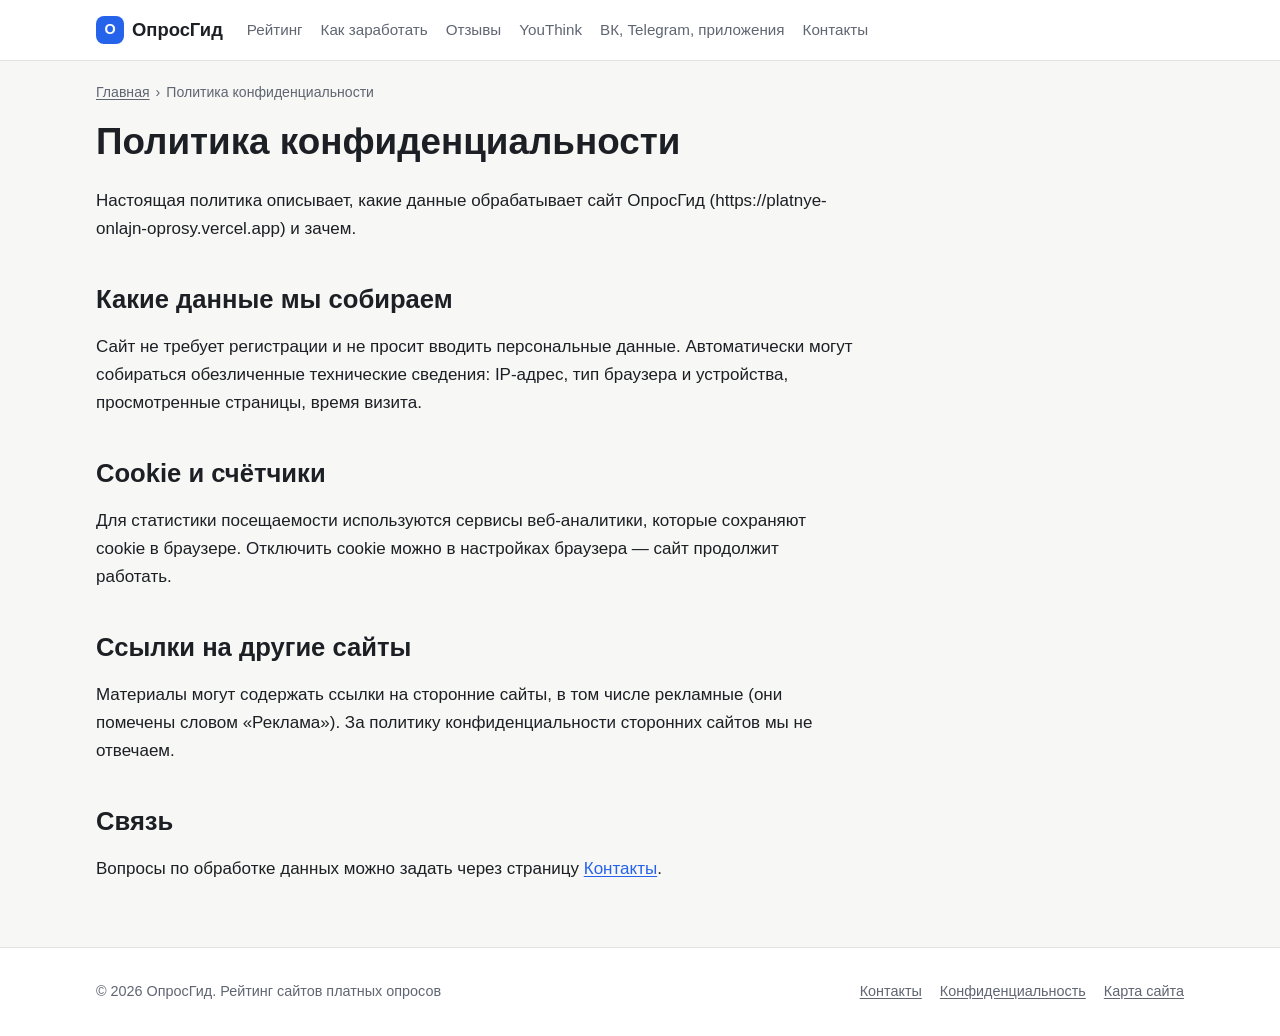
<file: privacy.html>
<!doctype html>
<html lang="ru">
<head>
<meta charset="utf-8">
<meta name="viewport" content="width=device-width, initial-scale=1">
<title>Политика конфиденциальности | ОпросГид</title>
<meta name="description" content="Политика конфиденциальности — ОпросГид.">
<link rel="canonical" href="https://platnye-onlajn-oprosy.vercel.app/privacy.html">
<meta property="og:type" content="website">
<meta property="og:locale" content="ru_RU">
<meta property="og:site_name" content="ОпросГид">
<meta property="og:title" content="Политика конфиденциальности | ОпросГид">
<meta property="og:description" content="Политика конфиденциальности — ОпросГид.">
<meta property="og:url" content="https://platnye-onlajn-oprosy.vercel.app/privacy.html">
<meta name="theme-color" content="#2563eb">
<link rel="icon" href="/favicon.svg" type="image/svg+xml">
<link rel="stylesheet" href="/assets/style.css?v=2ce47a9f">
<style>:root{--accent:#2563eb}</style>
<script type="application/ld+json">{"@context": "https://schema.org", "@type": "BreadcrumbList", "itemListElement": [{"@type": "ListItem", "item": "https://platnye-onlajn-oprosy.vercel.app/", "name": "\u0413\u043b\u0430\u0432\u043d\u0430\u044f", "position": 1}, {"@type": "ListItem", "item": "https://platnye-onlajn-oprosy.vercel.app/privacy.html", "name": "\u041f\u043e\u043b\u0438\u0442\u0438\u043a\u0430 \u043a\u043e\u043d\u0444\u0438\u0434\u0435\u043d\u0446\u0438\u0430\u043b\u044c\u043d\u043e\u0441\u0442\u0438", "position": 2}]}</script>
</head>
<body>
<header class="site-header">
  <div class="wrap">
    <a class="logo" href="/"><span class="logo-mark" aria-hidden="true">О</span>ОпросГид</a>
    <nav class="site-nav" aria-label="Главное меню">
<a href="/">Рейтинг</a>
<a href="/kak-zarabotat.html">Как заработать</a>
<a href="/otzyvy.html">Отзывы</a>
<a href="/youthink.html">YouThink</a>
<a href="/vk-telegram-prilozheniya.html">ВК, Telegram, приложения</a>
<a href="/contact.html">Контакты</a>
    </nav>
  </div>
</header>
<main class="wrap">
<ol class="crumbs">
<li><a href="/">Главная</a></li>
<li>Политика конфиденциальности</li>
</ol>
<article class="read content">
  <h1>Политика конфиденциальности</h1>
  <p>Настоящая политика описывает, какие данные обрабатывает сайт ОпросГид (https://platnye-onlajn-oprosy.vercel.app) и зачем.</p>
<h2 id="kakie-dannye-my-sobiraem">Какие данные мы собираем</h2>
<p>Сайт не требует регистрации и не просит вводить персональные данные. Автоматически могут собираться
обезличенные технические сведения: IP-адрес, тип браузера и устройства, просмотренные страницы, время визита.</p>
<h2 id="cookie-i-schetchiki">Cookie и счётчики</h2>
<p>Для статистики посещаемости используются сервисы веб-аналитики, которые сохраняют cookie в браузере.
Отключить cookie можно в настройках браузера — сайт продолжит работать.</p>
<h2 id="ssylki-na-drugie-sajty">Ссылки на другие сайты</h2>
<p>Материалы могут содержать ссылки на сторонние сайты, в том числе рекламные (они помечены словом «Реклама»).
За политику конфиденциальности сторонних сайтов мы не отвечаем.</p>
<h2 id="svyaz">Связь</h2>
<p>Вопросы по обработке данных можно задать через страницу <a href="/contact.html">Контакты</a>.</p>
</article>
</main>
<footer class="site-footer">
  <div class="wrap">
    <div>© 2026 ОпросГид. Рейтинг сайтов платных опросов</div>
    <nav aria-label="Служебные страницы">
      <a href="/contact.html">Контакты</a>
      <a href="/privacy.html">Конфиденциальность</a>
      <a href="/sitemap.xml">Карта сайта</a>
    </nav>
  </div>
</footer>

</body>
</html>
</file>
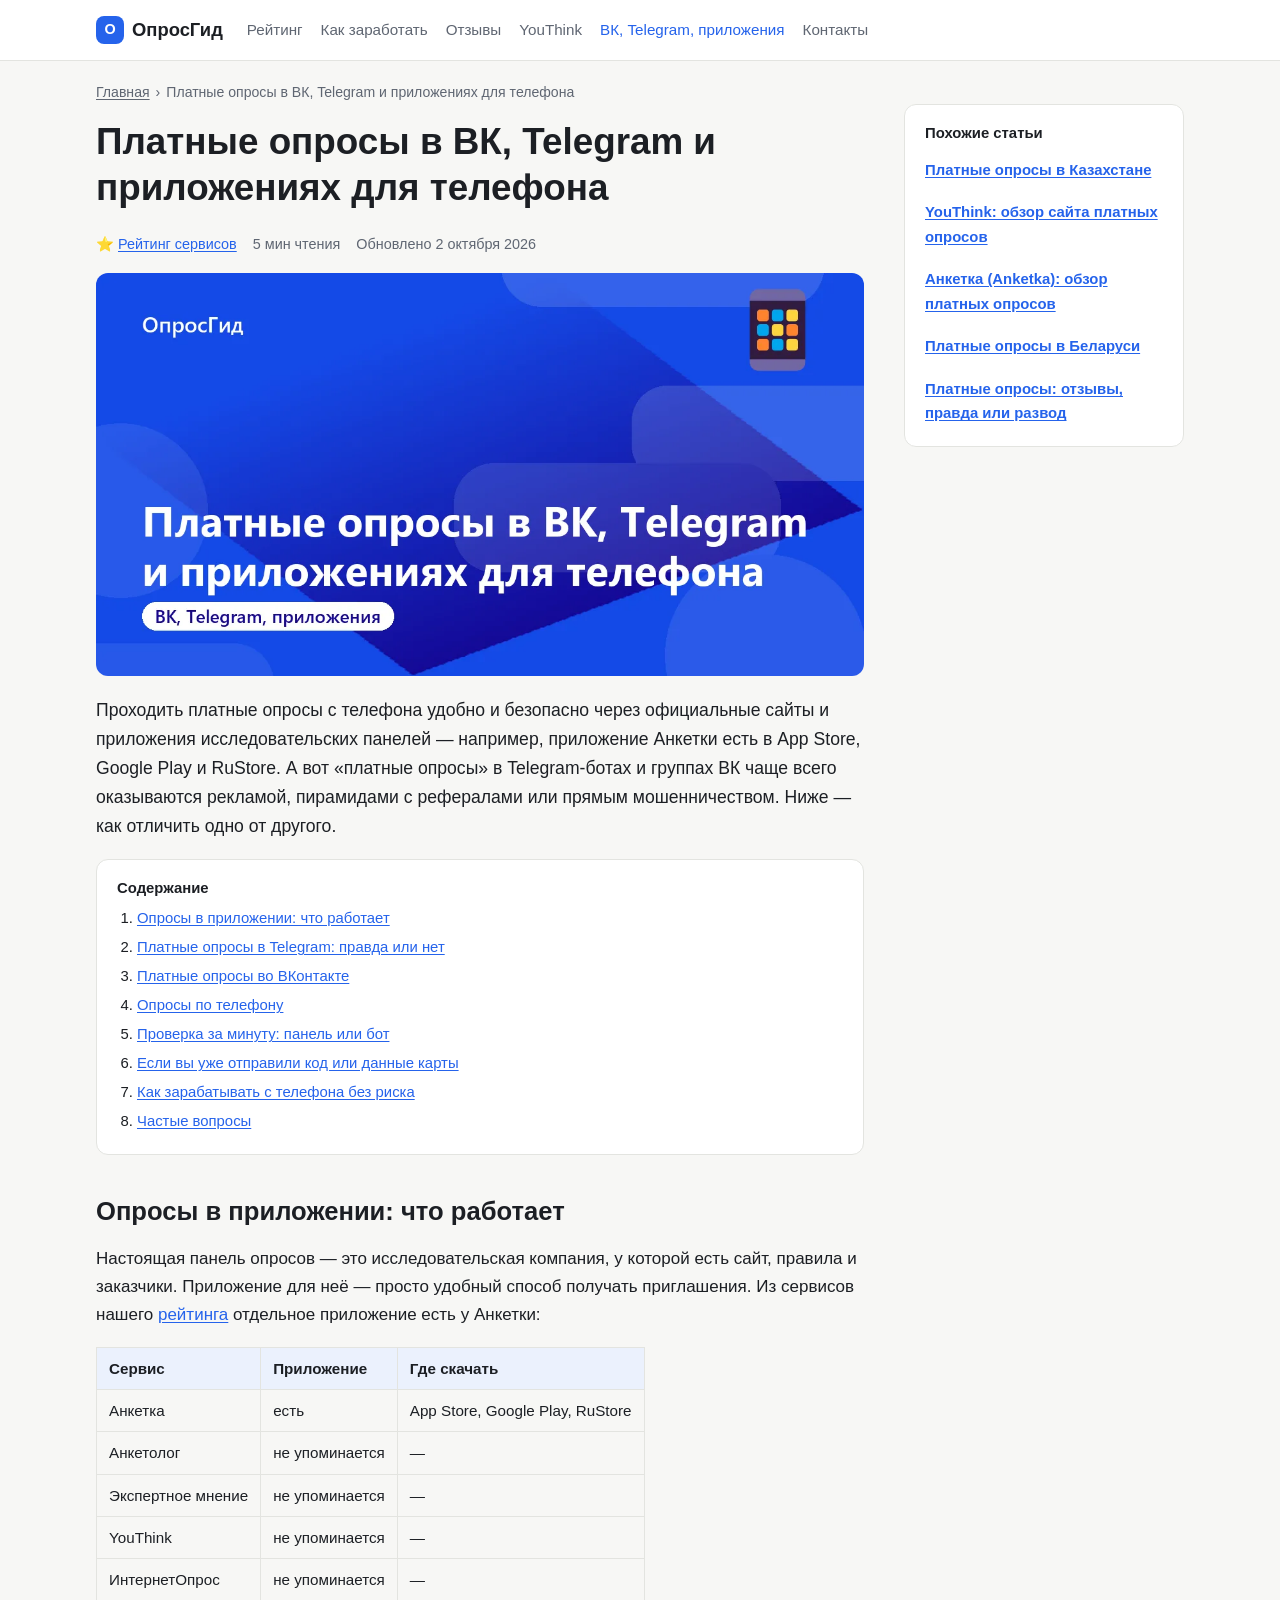
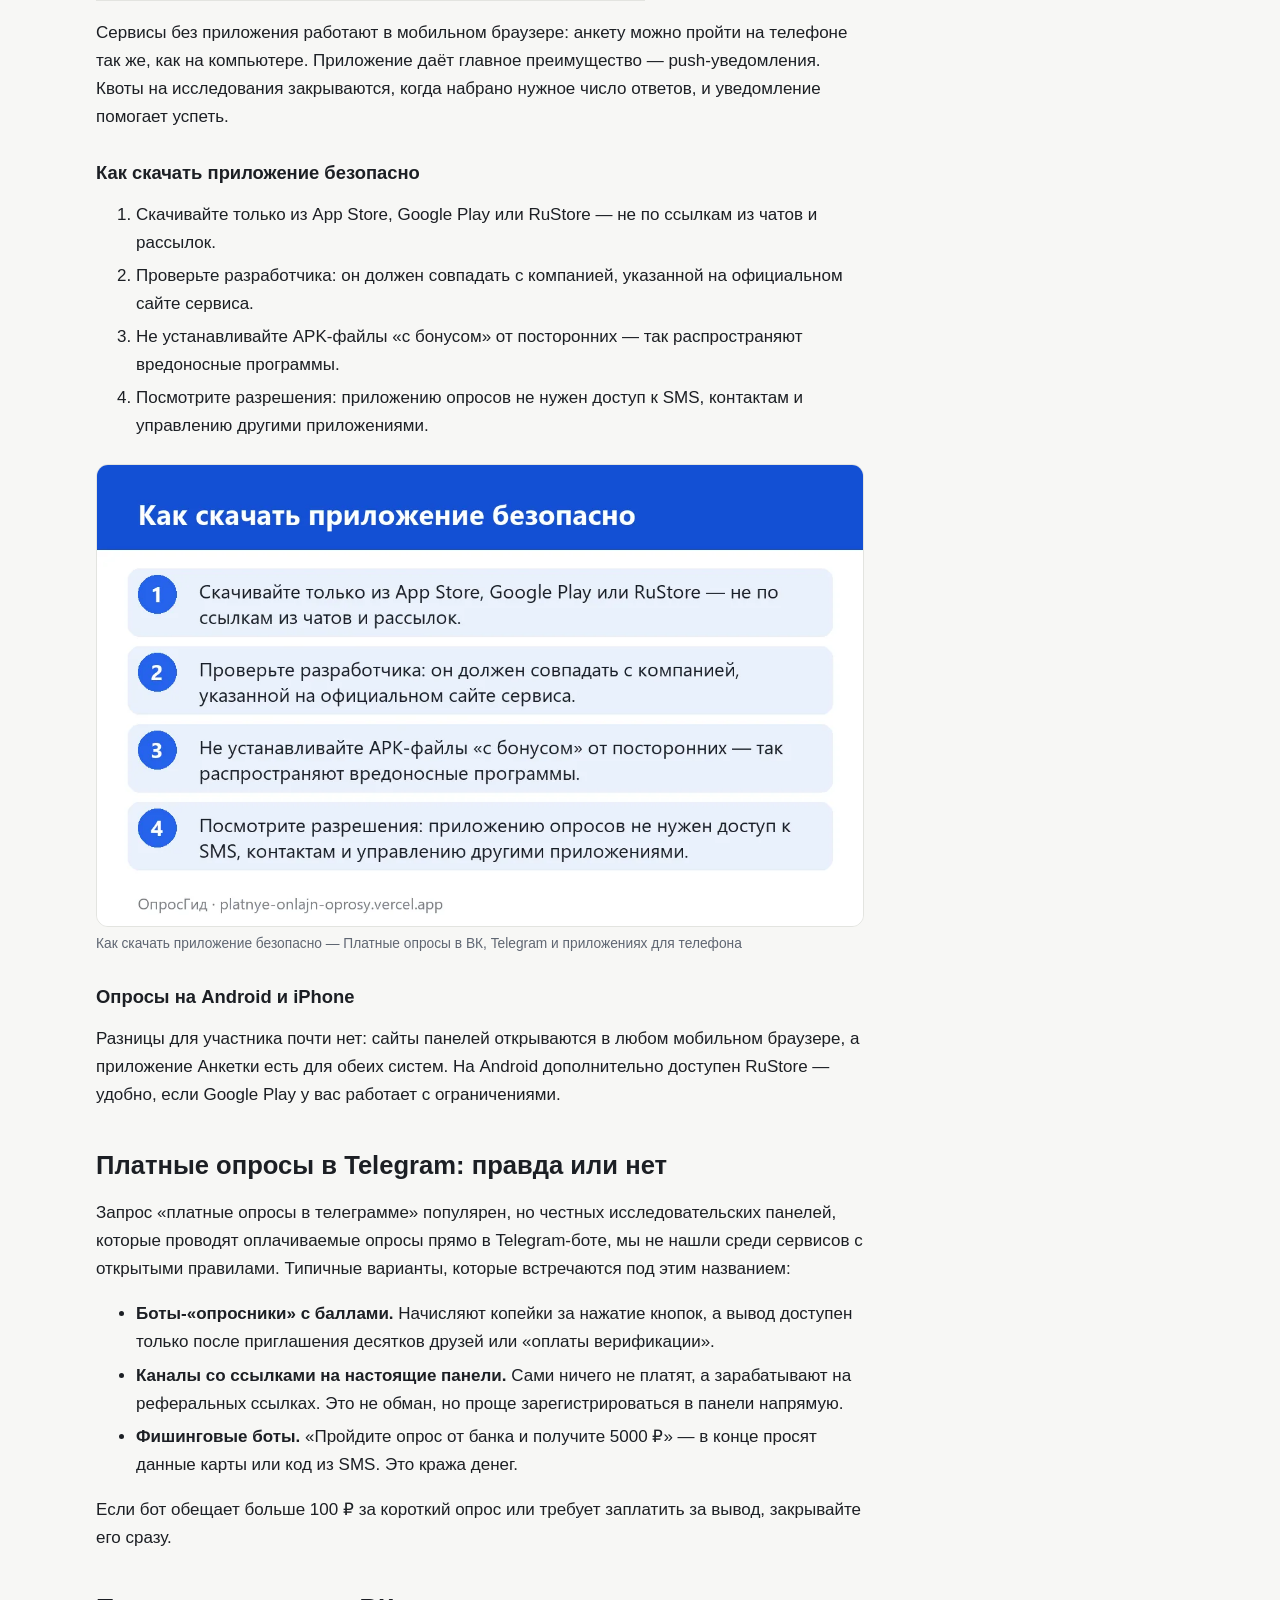
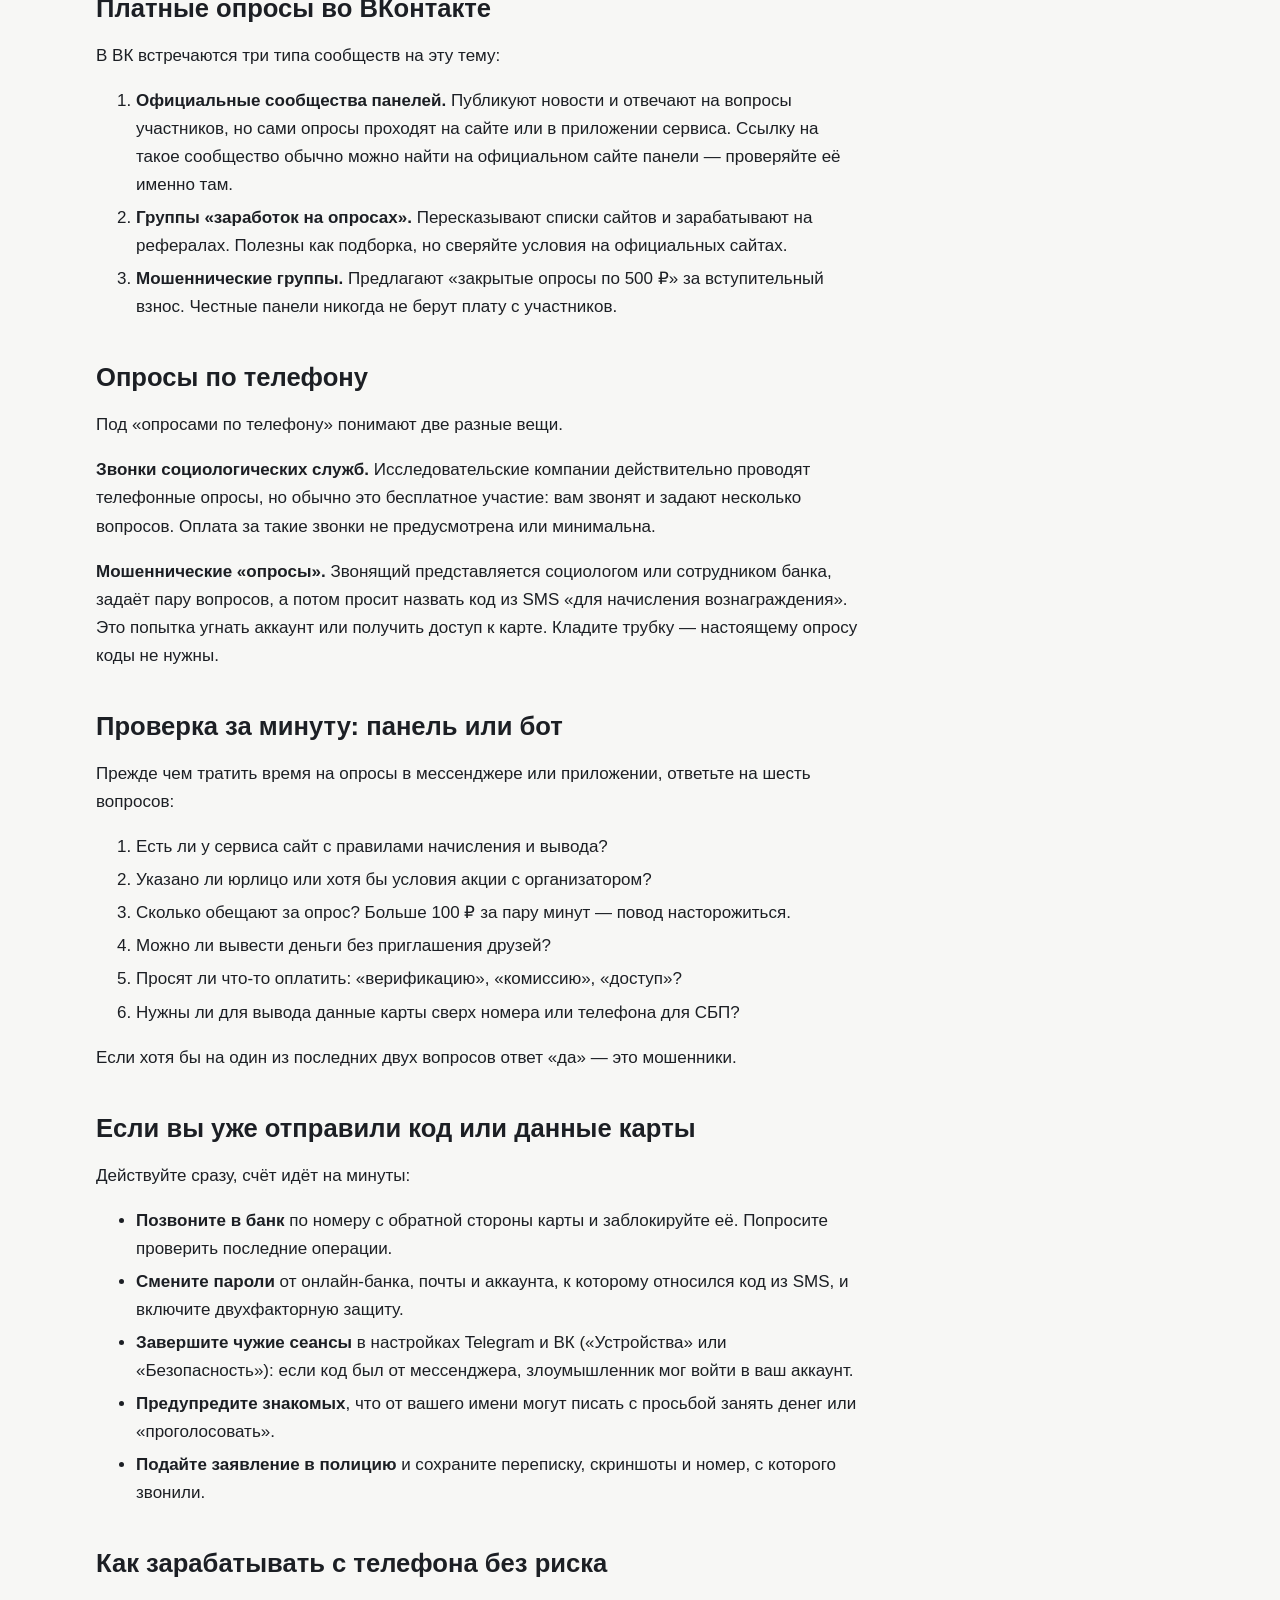
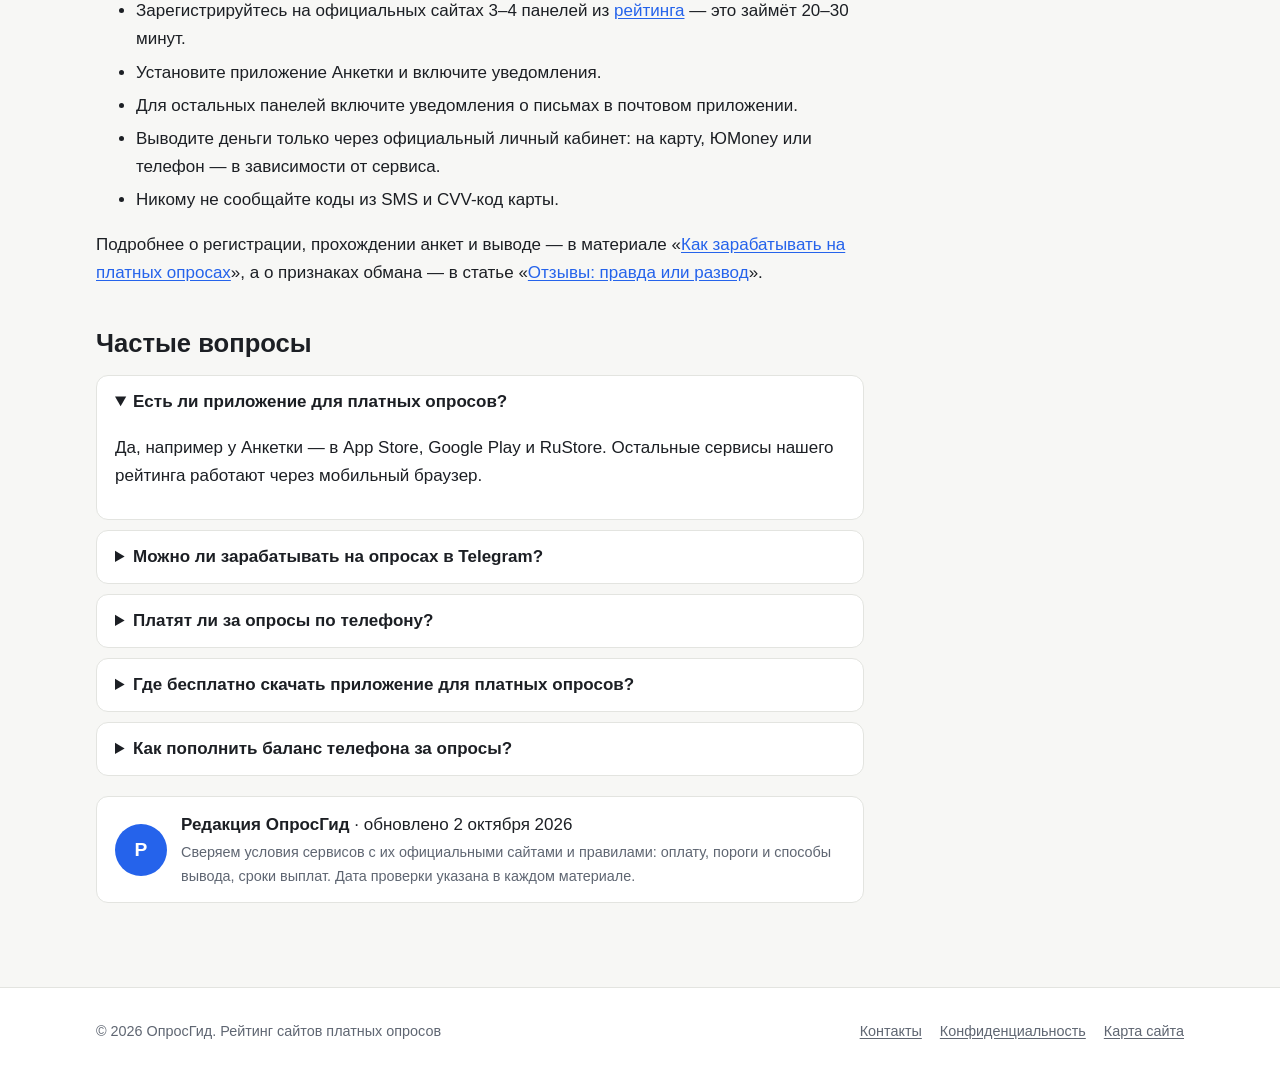
<file: vk-telegram-prilozheniya.html>
<!doctype html>
<html lang="ru">
<head>
<meta charset="utf-8">
<meta name="viewport" content="width=device-width, initial-scale=1">
<title>Платные опросы в ВК, Telegram и приложениях</title>
<meta name="description" content="Можно ли зарабатывать на опросах в ВК и Telegram, какие приложения настоящие, как не попасть на ботов-мошенников и проходить опросы с телефона.">
<link rel="canonical" href="https://platnye-onlajn-oprosy.vercel.app/vk-telegram-prilozheniya.html">
<meta property="og:type" content="article">
<meta property="og:locale" content="ru_RU">
<meta property="og:site_name" content="ОпросГид">
<meta property="og:title" content="Платные опросы в ВК, Telegram и приложениях">
<meta property="og:description" content="Можно ли зарабатывать на опросах в ВК и Telegram, какие приложения настоящие, как не попасть на ботов-мошенников и проходить опросы с телефона.">
<meta property="og:url" content="https://platnye-onlajn-oprosy.vercel.app/vk-telegram-prilozheniya.html">
<meta property="og:image" content="https://platnye-onlajn-oprosy.vercel.app/img/vk-telegram-prilozheniya.webp">
<meta property="og:image:width" content="1200">
<meta property="og:image:height" content="630">
<meta property="og:image:alt" content="Платные опросы в ВК, Telegram и приложениях для телефона">
<meta name="twitter:card" content="summary_large_image"><meta name="theme-color" content="#2563eb">
<link rel="icon" href="/favicon.svg" type="image/svg+xml">
<link rel="stylesheet" href="/assets/style.css?v=2ce47a9f">
<style>:root{--accent:#2563eb}</style>
<script type="application/ld+json">{"@context": "https://schema.org", "@type": "Article", "author": {"@type": "Organization", "name": "\u0420\u0435\u0434\u0430\u043a\u0446\u0438\u044f \u041e\u043f\u0440\u043e\u0441\u0413\u0438\u0434"}, "dateModified": "2026-10-02", "datePublished": "2026-10-02", "description": "\u041c\u043e\u0436\u043d\u043e \u043b\u0438 \u0437\u0430\u0440\u0430\u0431\u0430\u0442\u044b\u0432\u0430\u0442\u044c \u043d\u0430 \u043e\u043f\u0440\u043e\u0441\u0430\u0445 \u0432 \u0412\u041a \u0438 Telegram, \u043a\u0430\u043a\u0438\u0435 \u043f\u0440\u0438\u043b\u043e\u0436\u0435\u043d\u0438\u044f \u043d\u0430\u0441\u0442\u043e\u044f\u0449\u0438\u0435, \u043a\u0430\u043a \u043d\u0435 \u043f\u043e\u043f\u0430\u0441\u0442\u044c \u043d\u0430 \u0431\u043e\u0442\u043e\u0432-\u043c\u043e\u0448\u0435\u043d\u043d\u0438\u043a\u043e\u0432 \u0438 \u043f\u0440\u043e\u0445\u043e\u0434\u0438\u0442\u044c \u043e\u043f\u0440\u043e\u0441\u044b \u0441 \u0442\u0435\u043b\u0435\u0444\u043e\u043d\u0430.", "headline": "\u041f\u043b\u0430\u0442\u043d\u044b\u0435 \u043e\u043f\u0440\u043e\u0441\u044b \u0432 \u0412\u041a, Telegram \u0438 \u043f\u0440\u0438\u043b\u043e\u0436\u0435\u043d\u0438\u044f\u0445 \u0434\u043b\u044f \u0442\u0435\u043b\u0435\u0444\u043e\u043d\u0430", "image": {"@type": "ImageObject", "height": 630, "url": "https://platnye-onlajn-oprosy.vercel.app/img/vk-telegram-prilozheniya.webp", "width": 1200}, "mainEntityOfPage": "https://platnye-onlajn-oprosy.vercel.app/vk-telegram-prilozheniya.html", "publisher": {"@type": "Organization", "name": "\u041e\u043f\u0440\u043e\u0441\u0413\u0438\u0434", "url": "https://platnye-onlajn-oprosy.vercel.app"}}</script>
<script type="application/ld+json">{"@context": "https://schema.org", "@type": "FAQPage", "mainEntity": [{"@type": "Question", "acceptedAnswer": {"@type": "Answer", "text": "\u003cp\u003e\u0414\u0430, \u043d\u0430\u043f\u0440\u0438\u043c\u0435\u0440 \u0443 \u0410\u043d\u043a\u0435\u0442\u043a\u0438 \u2014 \u0432 App Store, Google Play \u0438 RuStore. \u041e\u0441\u0442\u0430\u043b\u044c\u043d\u044b\u0435 \u0441\u0435\u0440\u0432\u0438\u0441\u044b \u043d\u0430\u0448\u0435\u0433\u043e \u0440\u0435\u0439\u0442\u0438\u043d\u0433\u0430 \u0440\u0430\u0431\u043e\u0442\u0430\u044e\u0442 \u0447\u0435\u0440\u0435\u0437 \u043c\u043e\u0431\u0438\u043b\u044c\u043d\u044b\u0439 \u0431\u0440\u0430\u0443\u0437\u0435\u0440.\u003c/p\u003e"}, "name": "\u0415\u0441\u0442\u044c \u043b\u0438 \u043f\u0440\u0438\u043b\u043e\u0436\u0435\u043d\u0438\u0435 \u0434\u043b\u044f \u043f\u043b\u0430\u0442\u043d\u044b\u0445 \u043e\u043f\u0440\u043e\u0441\u043e\u0432?"}, {"@type": "Question", "acceptedAnswer": {"@type": "Answer", "text": "\u003cp\u003e\u0421\u0440\u0435\u0434\u0438 \u0441\u0435\u0440\u0432\u0438\u0441\u043e\u0432 \u0441 \u043e\u0442\u043a\u0440\u044b\u0442\u044b\u043c\u0438 \u043f\u0440\u0430\u0432\u0438\u043b\u0430\u043c\u0438 \u043c\u044b \u043d\u0435 \u043d\u0430\u0448\u043b\u0438 \u043f\u0430\u043d\u0435\u043b\u0435\u0439, \u043a\u043e\u0442\u043e\u0440\u044b\u0435 \u043f\u043b\u0430\u0442\u044f\u0442 \u0437\u0430 \u043e\u043f\u0440\u043e\u0441\u044b \u043f\u0440\u044f\u043c\u043e \u0432 Telegram-\u0431\u043e\u0442\u0435. \u0411\u043e\u043b\u044c\u0448\u0438\u043d\u0441\u0442\u0432\u043e \u0442\u0430\u043a\u0438\u0445 \u0431\u043e\u0442\u043e\u0432 \u2014 \u0440\u0435\u0444\u0435\u0440\u0430\u043b\u044c\u043d\u044b\u0435 \u0441\u0445\u0435\u043c\u044b \u0438\u043b\u0438 \u043c\u043e\u0448\u0435\u043d\u043d\u0438\u0447\u0435\u0441\u0442\u0432\u043e.\u003c/p\u003e"}, "name": "\u041c\u043e\u0436\u043d\u043e \u043b\u0438 \u0437\u0430\u0440\u0430\u0431\u0430\u0442\u044b\u0432\u0430\u0442\u044c \u043d\u0430 \u043e\u043f\u0440\u043e\u0441\u0430\u0445 \u0432 Telegram?"}, {"@type": "Question", "acceptedAnswer": {"@type": "Answer", "text": "\u003cp\u003e\u0417\u0432\u043e\u043d\u043a\u0438 \u0441\u043e\u0446\u0438\u043e\u043b\u043e\u0433\u0438\u0447\u0435\u0441\u043a\u0438\u0445 \u0441\u043b\u0443\u0436\u0431 \u043e\u0431\u044b\u0447\u043d\u043e \u043d\u0435 \u043e\u043f\u043b\u0430\u0447\u0438\u0432\u0430\u044e\u0442\u0441\u044f. \u0415\u0441\u043b\u0438 \u0437\u0432\u043e\u043d\u044f\u0449\u0438\u0439 \u043f\u0440\u043e\u0441\u0438\u0442 \u043a\u043e\u0434 \u0438\u0437 SMS \u00ab\u0434\u043b\u044f \u043d\u0430\u0447\u0438\u0441\u043b\u0435\u043d\u0438\u044f \u0432\u043e\u0437\u043d\u0430\u0433\u0440\u0430\u0436\u0434\u0435\u043d\u0438\u044f\u00bb \u2014 \u044d\u0442\u043e \u043c\u043e\u0448\u0435\u043d\u043d\u0438\u043a.\u003c/p\u003e"}, "name": "\u041f\u043b\u0430\u0442\u044f\u0442 \u043b\u0438 \u0437\u0430 \u043e\u043f\u0440\u043e\u0441\u044b \u043f\u043e \u0442\u0435\u043b\u0435\u0444\u043e\u043d\u0443?"}, {"@type": "Question", "acceptedAnswer": {"@type": "Answer", "text": "\u003cp\u003e\u0422\u043e\u043b\u044c\u043a\u043e \u0432 \u043e\u0444\u0438\u0446\u0438\u0430\u043b\u044c\u043d\u044b\u0445 \u043c\u0430\u0433\u0430\u0437\u0438\u043d\u0430\u0445: App Store, Google Play \u0438\u043b\u0438 RuStore. \u041f\u0440\u0438\u043b\u043e\u0436\u0435\u043d\u0438\u044f \u043f\u0430\u043d\u0435\u043b\u0435\u0439 \u0431\u0435\u0441\u043f\u043b\u0430\u0442\u043d\u044b; \u0435\u0441\u043b\u0438 \u0437\u0430 \u0443\u0441\u0442\u0430\u043d\u043e\u0432\u043a\u0443 \u0438\u043b\u0438 \u00ab\u043f\u0440\u0435\u043c\u0438\u0443\u043c-\u0434\u043e\u0441\u0442\u0443\u043f \u043a \u043e\u043f\u0440\u043e\u0441\u0430\u043c\u00bb \u043f\u0440\u043e\u0441\u044f\u0442 \u0434\u0435\u043d\u044c\u0433\u0438, \u044d\u0442\u043e \u043d\u0435 \u0438\u0441\u0441\u043b\u0435\u0434\u043e\u0432\u0430\u0442\u0435\u043b\u044c\u0441\u043a\u0430\u044f \u043f\u0430\u043d\u0435\u043b\u044c. \u041d\u0435 \u0441\u043a\u0430\u0447\u0438\u0432\u0430\u0439\u0442\u0435 APK-\u0444\u0430\u0439\u043b\u044b \u043f\u043e \u0441\u0441\u044b\u043b\u043a\u0430\u043c \u0438\u0437 \u0447\u0430\u0442\u043e\u0432.\u003c/p\u003e"}, "name": "\u0413\u0434\u0435 \u0431\u0435\u0441\u043f\u043b\u0430\u0442\u043d\u043e \u0441\u043a\u0430\u0447\u0430\u0442\u044c \u043f\u0440\u0438\u043b\u043e\u0436\u0435\u043d\u0438\u0435 \u0434\u043b\u044f \u043f\u043b\u0430\u0442\u043d\u044b\u0445 \u043e\u043f\u0440\u043e\u0441\u043e\u0432?"}, {"@type": "Question", "acceptedAnswer": {"@type": "Answer", "text": "\u003cp\u003e\u0422\u0430\u043a\u043e\u0439 \u0441\u043f\u043e\u0441\u043e\u0431 \u0432\u044b\u0432\u043e\u0434\u0430 \u0435\u0441\u0442\u044c \u0443 \u042d\u043a\u0441\u043f\u0435\u0440\u0442\u043d\u043e\u0433\u043e \u043c\u043d\u0435\u043d\u0438\u044f (\u043e\u0442 1000 \u0431\u0430\u043b\u043b\u043e\u0432) \u0438 \u0418\u043d\u0442\u0435\u0440\u043d\u0435\u0442\u041e\u043f\u0440\u043e\u0441\u0430 (\u043e\u0442 1000 \u0431\u0430\u043b\u043b\u043e\u0432).\u003c/p\u003e"}, "name": "\u041a\u0430\u043a \u043f\u043e\u043f\u043e\u043b\u043d\u0438\u0442\u044c \u0431\u0430\u043b\u0430\u043d\u0441 \u0442\u0435\u043b\u0435\u0444\u043e\u043d\u0430 \u0437\u0430 \u043e\u043f\u0440\u043e\u0441\u044b?"}]}</script>
<script type="application/ld+json">{"@context": "https://schema.org", "@type": "BreadcrumbList", "itemListElement": [{"@type": "ListItem", "item": "https://platnye-onlajn-oprosy.vercel.app/", "name": "\u0413\u043b\u0430\u0432\u043d\u0430\u044f", "position": 1}, {"@type": "ListItem", "item": "https://platnye-onlajn-oprosy.vercel.app/vk-telegram-prilozheniya.html", "name": "\u041f\u043b\u0430\u0442\u043d\u044b\u0435 \u043e\u043f\u0440\u043e\u0441\u044b \u0432 \u0412\u041a, Telegram \u0438 \u043f\u0440\u0438\u043b\u043e\u0436\u0435\u043d\u0438\u044f\u0445 \u0434\u043b\u044f \u0442\u0435\u043b\u0435\u0444\u043e\u043d\u0430", "position": 2}]}</script>
</head>
<body>
<header class="site-header">
  <div class="wrap">
    <a class="logo" href="/"><span class="logo-mark" aria-hidden="true">О</span>ОпросГид</a>
    <nav class="site-nav" aria-label="Главное меню">
<a href="/">Рейтинг</a>
<a href="/kak-zarabotat.html">Как заработать</a>
<a href="/otzyvy.html">Отзывы</a>
<a href="/youthink.html">YouThink</a>
<a href="/vk-telegram-prilozheniya.html" aria-current="page">ВК, Telegram, приложения</a>
<a href="/contact.html">Контакты</a>
    </nav>
  </div>
</header>
<main class="wrap">
<ol class="crumbs">
<li><a href="/">Главная</a></li>
<li>Платные опросы в ВК, Telegram и приложениях для телефона</li>
</ol>
<div class="article-layout">
  <article class="content">
    <h1>Платные опросы в ВК, Telegram и приложениях для телефона</h1>
    <div class="meta">
<span>⭐ <a href="/">Рейтинг сервисов</a></span>      <span>5 мин чтения</span>
      <span>Обновлено <time datetime="2026-10-02">2 октября 2026</time></span>
    </div>
    <figure class="cover"><img src="/img/vk-telegram-prilozheniya.webp" alt="Платные опросы в ВК, Telegram и приложениях для телефона" width="1200" height="630" fetchpriority="high"></figure>
    <div class="lead"><p>Проходить платные опросы с телефона удобно и безопасно через официальные сайты и приложения исследовательских панелей — например, приложение Анкетки есть в App Store, Google Play и RuStore. А вот «платные опросы» в Telegram-ботах и группах ВК чаще всего оказываются рекламой, пирамидами с рефералами или прямым мошенничеством. Ниже — как отличить одно от другого.</p></div>
    <nav class="toc" aria-label="Содержание">
      <strong>Содержание</strong>
      <ol><li><a href="#oprosy-v-prilozhenii-chto-rabotaet">Опросы в приложении: что работает</a></li><li><a href="#platnye-oprosy-v-telegram-pravda-ili-net">Платные опросы в Telegram: правда или нет</a></li><li><a href="#platnye-oprosy-vo-vkontakte">Платные опросы во ВКонтакте</a></li><li><a href="#oprosy-po-telefonu">Опросы по телефону</a></li><li><a href="#proverka-za-minutu-panel-ili-bot">Проверка за минуту: панель или бот</a></li><li><a href="#esli-vy-uzhe-otpravili-kod-ili-dannye-karty">Если вы уже отправили код или данные карты</a></li><li><a href="#kak-zarabatyvat-s-telefona-bez-riska">Как зарабатывать с телефона без риска</a></li><li><a href="#faq">Частые вопросы</a></li></ol>
    </nav>
    <h2 id="oprosy-v-prilozhenii-chto-rabotaet">Опросы в приложении: что работает</h2>
<p>Настоящая панель опросов — это исследовательская компания, у которой есть сайт, правила и заказчики. Приложение для неё — просто удобный способ получать приглашения. Из сервисов нашего <a href="/">рейтинга</a> отдельное приложение есть у Анкетки:</p>
<table>
<thead>
<tr>
<th>Сервис</th>
<th>Приложение</th>
<th>Где скачать</th>
</tr>
</thead>
<tbody>
<tr>
<td>Анкетка</td>
<td>есть</td>
<td>App Store, Google Play, RuStore</td>
</tr>
<tr>
<td>Анкетолог</td>
<td>не упоминается</td>
<td>—</td>
</tr>
<tr>
<td>Экспертное мнение</td>
<td>не упоминается</td>
<td>—</td>
</tr>
<tr>
<td>YouThink</td>
<td>не упоминается</td>
<td>—</td>
</tr>
<tr>
<td>ИнтернетОпрос</td>
<td>не упоминается</td>
<td>—</td>
</tr>
</tbody>
</table>
<p>Сервисы без приложения работают в мобильном браузере: анкету можно пройти на телефоне так же, как на компьютере. Приложение даёт главное преимущество — push-уведомления. Квоты на исследования закрываются, когда набрано нужное число ответов, и уведомление помогает успеть.</p>
<h3 id="kak-skachat-prilozhenie-bezopasno">Как скачать приложение безопасно</h3>
<ol>
<li>Скачивайте только из App Store, Google Play или RuStore — не по ссылкам из чатов и рассылок.</li>
<li>Проверьте разработчика: он должен совпадать с компанией, указанной на официальном сайте сервиса.</li>
<li>Не устанавливайте APK-файлы «с бонусом» от посторонних — так распространяют вредоносные программы.</li>
<li>Посмотрите разрешения: приложению опросов не нужен доступ к SMS, контактам и управлению другими приложениями.</li>
</ol><figure class="infographic"><img src="/img/vk-telegram-prilozheniya-shema.webp" alt="Как скачать приложение безопасно — Платные опросы в ВК, Telegram и приложениях для телефона" width="1200" height="722" loading="lazy" decoding="async"><figcaption>Как скачать приложение безопасно — Платные опросы в ВК, Telegram и приложениях для телефона</figcaption></figure>
<h3 id="oprosy-na-android-i-iphone">Опросы на Android и iPhone</h3>
<p>Разницы для участника почти нет: сайты панелей открываются в любом мобильном браузере, а приложение Анкетки есть для обеих систем. На Android дополнительно доступен RuStore — удобно, если Google Play у вас работает с ограничениями.</p>
<h2 id="platnye-oprosy-v-telegram-pravda-ili-net">Платные опросы в Telegram: правда или нет</h2>
<p>Запрос «платные опросы в телеграмме» популярен, но честных исследовательских панелей, которые проводят оплачиваемые опросы прямо в Telegram-боте, мы не нашли среди сервисов с открытыми правилами. Типичные варианты, которые встречаются под этим названием:</p>
<ul>
<li><strong>Боты-«опросники» с баллами.</strong> Начисляют копейки за нажатие кнопок, а вывод доступен только после приглашения десятков друзей или «оплаты верификации».</li>
<li><strong>Каналы со ссылками на настоящие панели.</strong> Сами ничего не платят, а зарабатывают на реферальных ссылках. Это не обман, но проще зарегистрироваться в панели напрямую.</li>
<li><strong>Фишинговые боты.</strong> «Пройдите опрос от банка и получите 5000 ₽» — в конце просят данные карты или код из SMS. Это кража денег.</li>
</ul>
<p>Если бот обещает больше 100 ₽ за короткий опрос или требует заплатить за вывод, закрывайте его сразу.</p>
<h2 id="platnye-oprosy-vo-vkontakte">Платные опросы во ВКонтакте</h2>
<p>В ВК встречаются три типа сообществ на эту тему:</p>
<ol>
<li><strong>Официальные сообщества панелей.</strong> Публикуют новости и отвечают на вопросы участников, но сами опросы проходят на сайте или в приложении сервиса. Ссылку на такое сообщество обычно можно найти на официальном сайте панели — проверяйте её именно там.</li>
<li><strong>Группы «заработок на опросах».</strong> Пересказывают списки сайтов и зарабатывают на рефералах. Полезны как подборка, но сверяйте условия на официальных сайтах.</li>
<li><strong>Мошеннические группы.</strong> Предлагают «закрытые опросы по 500 ₽» за вступительный взнос. Честные панели никогда не берут плату с участников.</li>
</ol>
<h2 id="oprosy-po-telefonu">Опросы по телефону</h2>
<p>Под «опросами по телефону» понимают две разные вещи.</p>
<p><strong>Звонки социологических служб.</strong> Исследовательские компании действительно проводят телефонные опросы, но обычно это бесплатное участие: вам звонят и задают несколько вопросов. Оплата за такие звонки не предусмотрена или минимальна.</p>
<p><strong>Мошеннические «опросы».</strong> Звонящий представляется социологом или сотрудником банка, задаёт пару вопросов, а потом просит назвать код из SMS «для начисления вознаграждения». Это попытка угнать аккаунт или получить доступ к карте. Кладите трубку — настоящему опросу коды не нужны.</p>
<h2 id="proverka-za-minutu-panel-ili-bot">Проверка за минуту: панель или бот</h2>
<p>Прежде чем тратить время на опросы в мессенджере или приложении, ответьте на шесть вопросов:</p>
<ol>
<li>Есть ли у сервиса сайт с правилами начисления и вывода?</li>
<li>Указано ли юрлицо или хотя бы условия акции с организатором?</li>
<li>Сколько обещают за опрос? Больше 100 ₽ за пару минут — повод насторожиться.</li>
<li>Можно ли вывести деньги без приглашения друзей?</li>
<li>Просят ли что-то оплатить: «верификацию», «комиссию», «доступ»?</li>
<li>Нужны ли для вывода данные карты сверх номера или телефона для СБП?</li>
</ol>
<p>Если хотя бы на один из последних двух вопросов ответ «да» — это мошенники.</p>
<h2 id="esli-vy-uzhe-otpravili-kod-ili-dannye-karty">Если вы уже отправили код или данные карты</h2>
<p>Действуйте сразу, счёт идёт на минуты:</p>
<ul>
<li><strong>Позвоните в банк</strong> по номеру с обратной стороны карты и заблокируйте её. Попросите проверить последние операции.</li>
<li><strong>Смените пароли</strong> от онлайн-банка, почты и аккаунта, к которому относился код из SMS, и включите двухфакторную защиту.</li>
<li><strong>Завершите чужие сеансы</strong> в настройках Telegram и ВК («Устройства» или «Безопасность»): если код был от мессенджера, злоумышленник мог войти в ваш аккаунт.</li>
<li><strong>Предупредите знакомых</strong>, что от вашего имени могут писать с просьбой занять денег или «проголосовать».</li>
<li><strong>Подайте заявление в полицию</strong> и сохраните переписку, скриншоты и номер, с которого звонили.</li>
</ul>
<h2 id="kak-zarabatyvat-s-telefona-bez-riska">Как зарабатывать с телефона без риска</h2>
<ul>
<li>Зарегистрируйтесь на официальных сайтах 3–4 панелей из <a href="/">рейтинга</a> — это займёт 20–30 минут.</li>
<li>Установите приложение Анкетки и включите уведомления.</li>
<li>Для остальных панелей включите уведомления о письмах в почтовом приложении.</li>
<li>Выводите деньги только через официальный личный кабинет: на карту, ЮMoney или телефон — в зависимости от сервиса.</li>
<li>Никому не сообщайте коды из SMS и CVV-код карты.</li>
</ul>
<p>Подробнее о регистрации, прохождении анкет и выводе — в материале «<a href="/kak-zarabotat.html">Как зарабатывать на платных опросах</a>», а о признаках обмана — в статье «<a href="/otzyvy.html">Отзывы: правда или развод</a>».</p>
    <section class="faq" id="faq">
  <h2>Частые вопросы</h2>
<details open><summary>Есть ли приложение для платных опросов?</summary><p>Да, например у Анкетки — в App Store, Google Play и RuStore. Остальные сервисы нашего рейтинга работают через мобильный браузер.</p></details>
<details><summary>Можно ли зарабатывать на опросах в Telegram?</summary><p>Среди сервисов с открытыми правилами мы не нашли панелей, которые платят за опросы прямо в Telegram-боте. Большинство таких ботов — реферальные схемы или мошенничество.</p></details>
<details><summary>Платят ли за опросы по телефону?</summary><p>Звонки социологических служб обычно не оплачиваются. Если звонящий просит код из SMS «для начисления вознаграждения» — это мошенник.</p></details>
<details><summary>Где бесплатно скачать приложение для платных опросов?</summary><p>Только в официальных магазинах: App Store, Google Play или RuStore. Приложения панелей бесплатны; если за установку или «премиум-доступ к опросам» просят деньги, это не исследовательская панель. Не скачивайте APK-файлы по ссылкам из чатов.</p></details>
<details><summary>Как пополнить баланс телефона за опросы?</summary><p>Такой способ вывода есть у Экспертного мнения (от 1000 баллов) и ИнтернетОпроса (от 1000 баллов).</p></details>
</section>

    <div class="author">
  <div class="avatar" aria-hidden="true">Р</div>
  <div><strong>Редакция ОпросГид</strong> · обновлено 2 октября 2026<p>Сверяем условия сервисов с их официальными сайтами и правилами: оплату, пороги и способы вывода, сроки выплат. Дата проверки указана в каждом материале.</p></div>
</div>

  </article>
  <aside>
    <div class="toc">
      <strong>Похожие статьи</strong>
      <ul class="list" style="margin-top:8px"><li><a href="/kazakhstan.html">Платные опросы в Казахстане</a></li><li><a href="/youthink.html">YouThink: обзор сайта платных опросов</a></li><li><a href="/anketka.html">Анкетка (Anketka): обзор платных опросов</a></li><li><a href="/belarus.html">Платные опросы в Беларуси</a></li><li><a href="/otzyvy.html">Платные опросы: отзывы, правда или развод</a></li></ul>
    </div>
  </aside>
</div>
</main>
<footer class="site-footer">
  <div class="wrap">
    <div>© 2026 ОпросГид. Рейтинг сайтов платных опросов</div>
    <nav aria-label="Служебные страницы">
      <a href="/contact.html">Контакты</a>
      <a href="/privacy.html">Конфиденциальность</a>
      <a href="/sitemap.xml">Карта сайта</a>
    </nav>
  </div>
</footer>

</body>
</html>
</file>
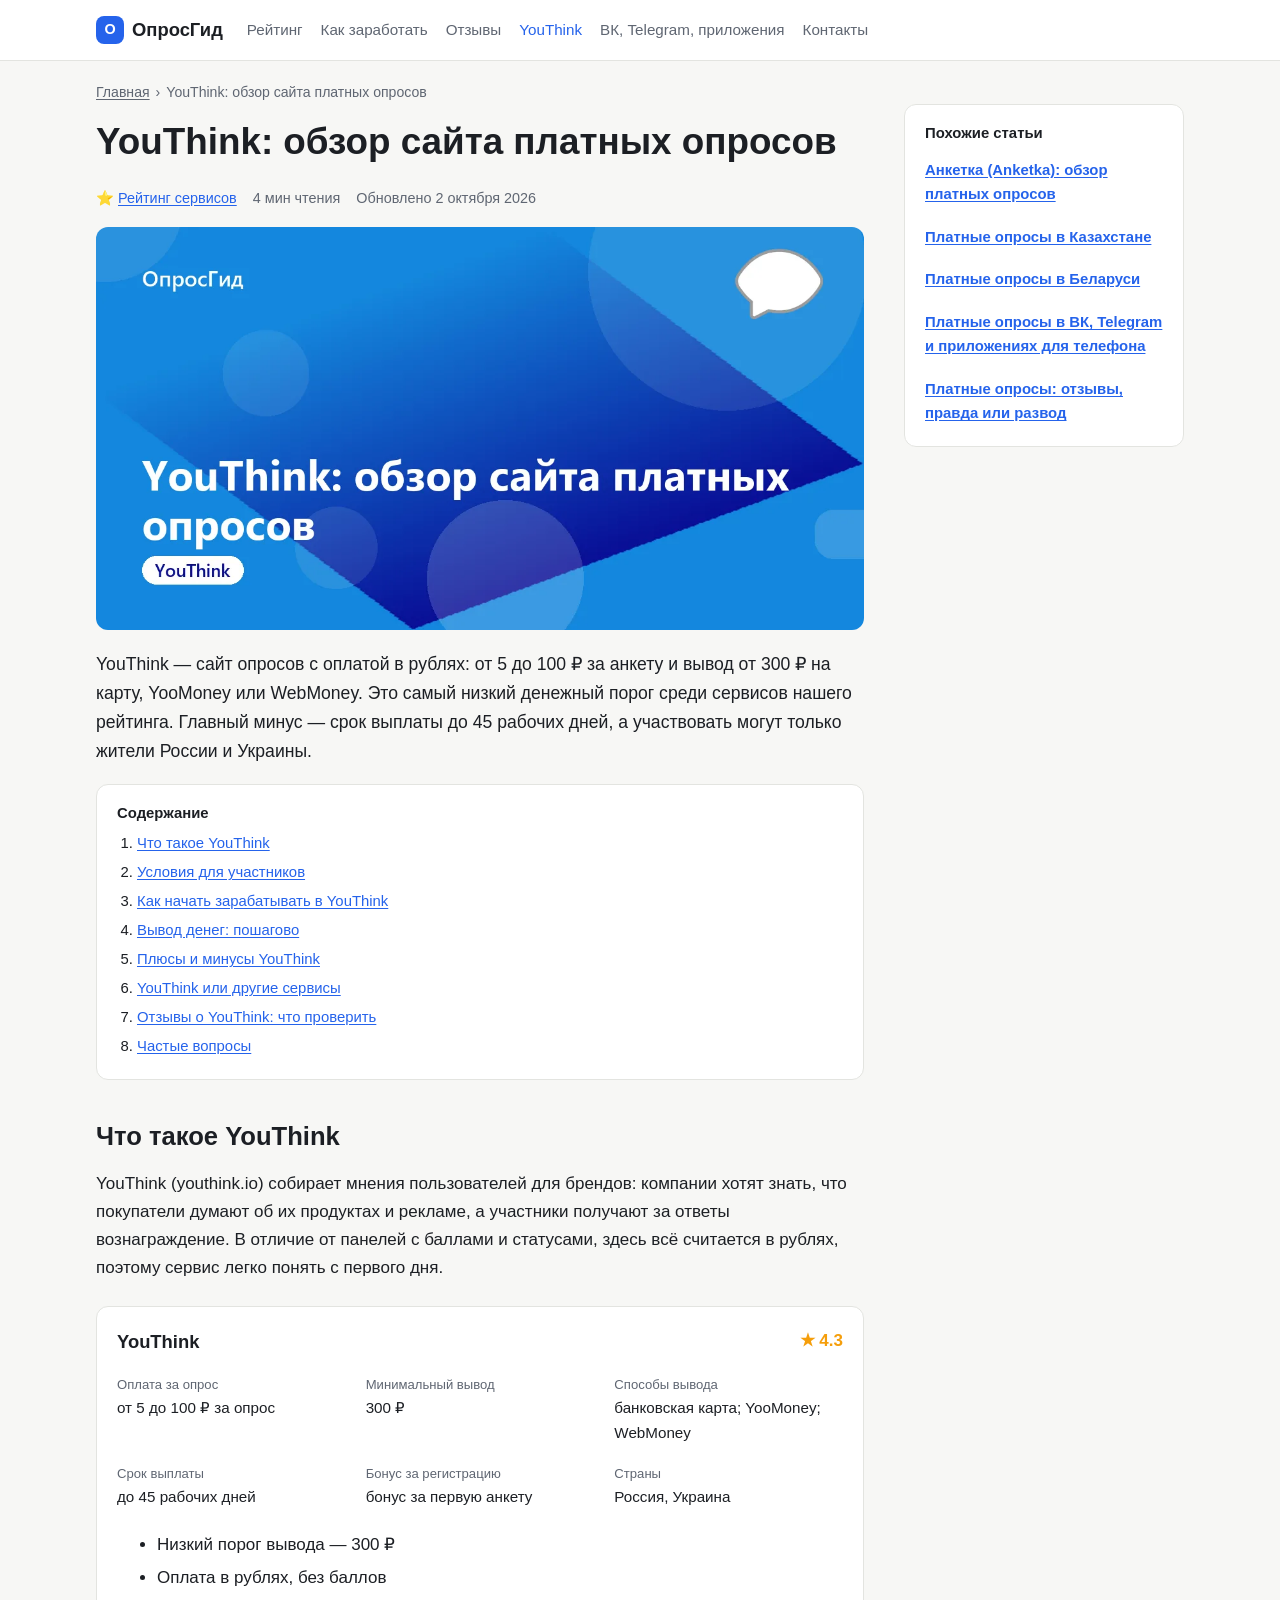
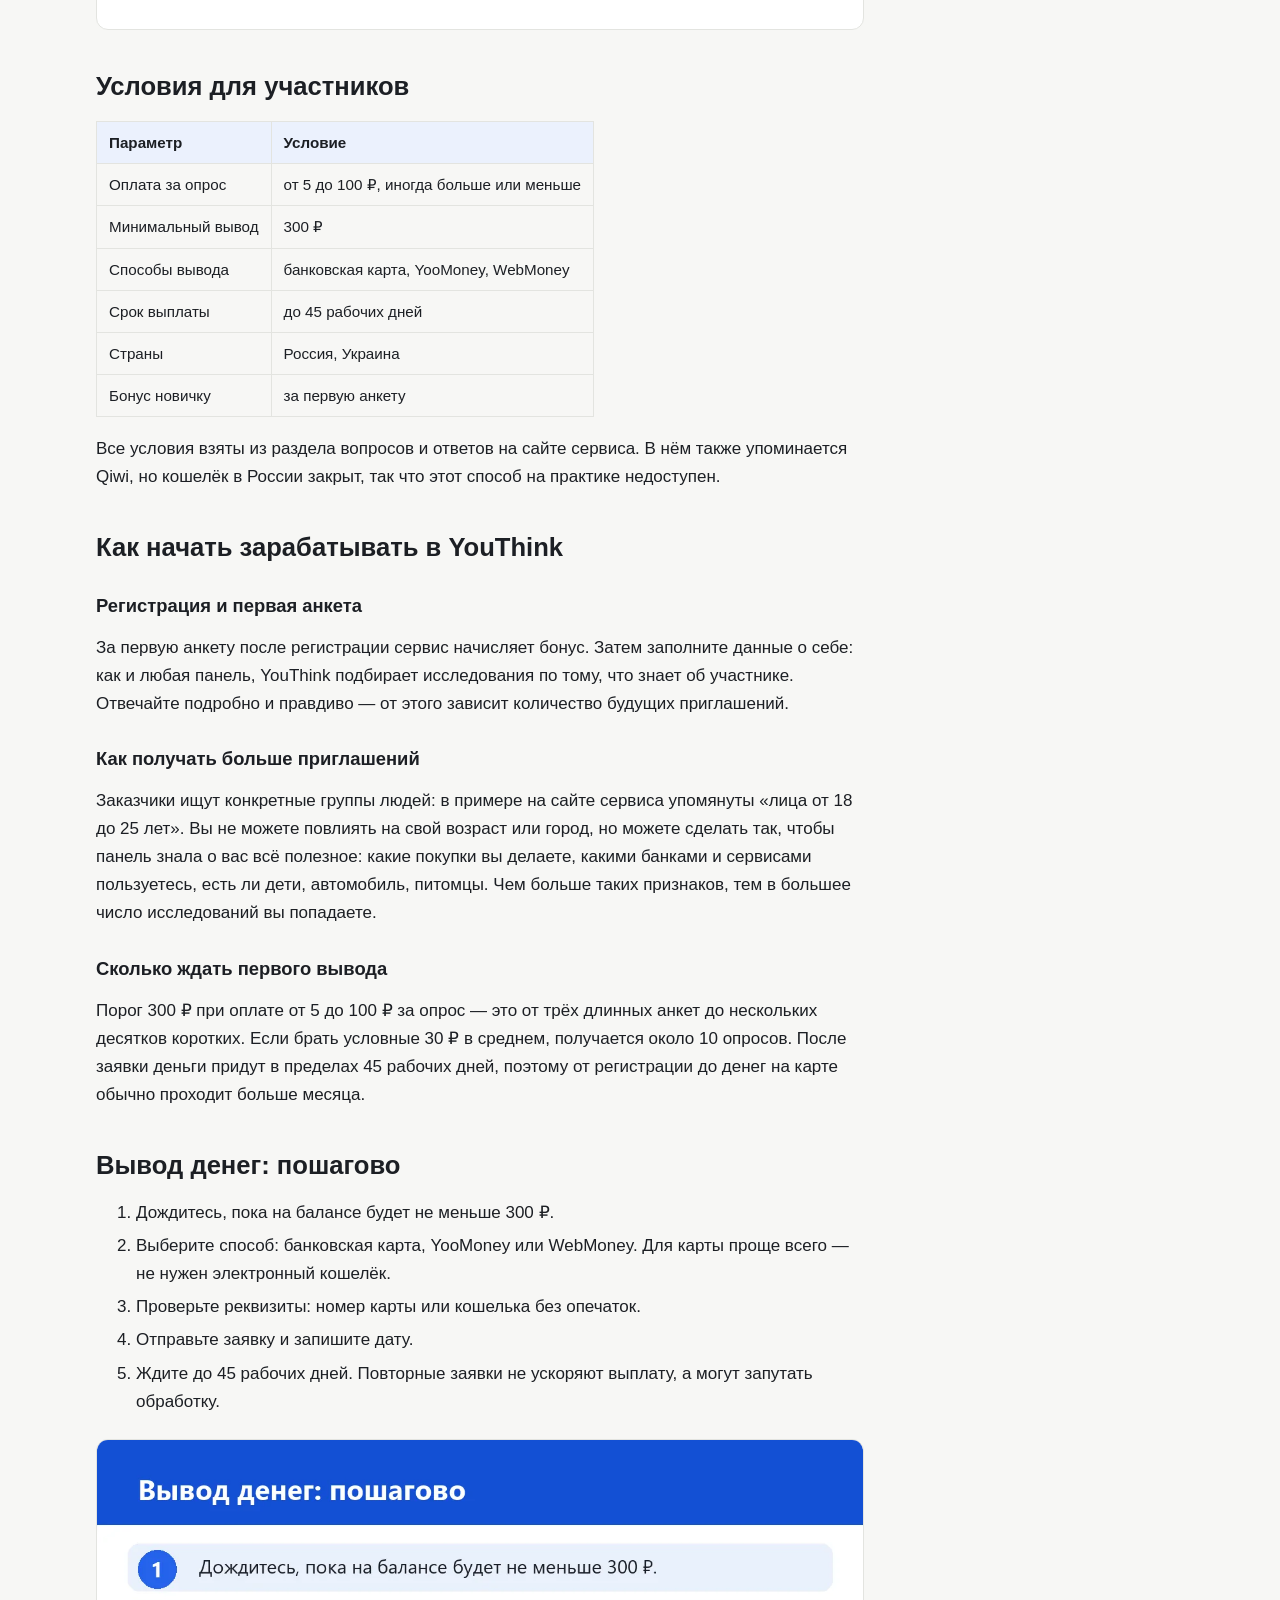
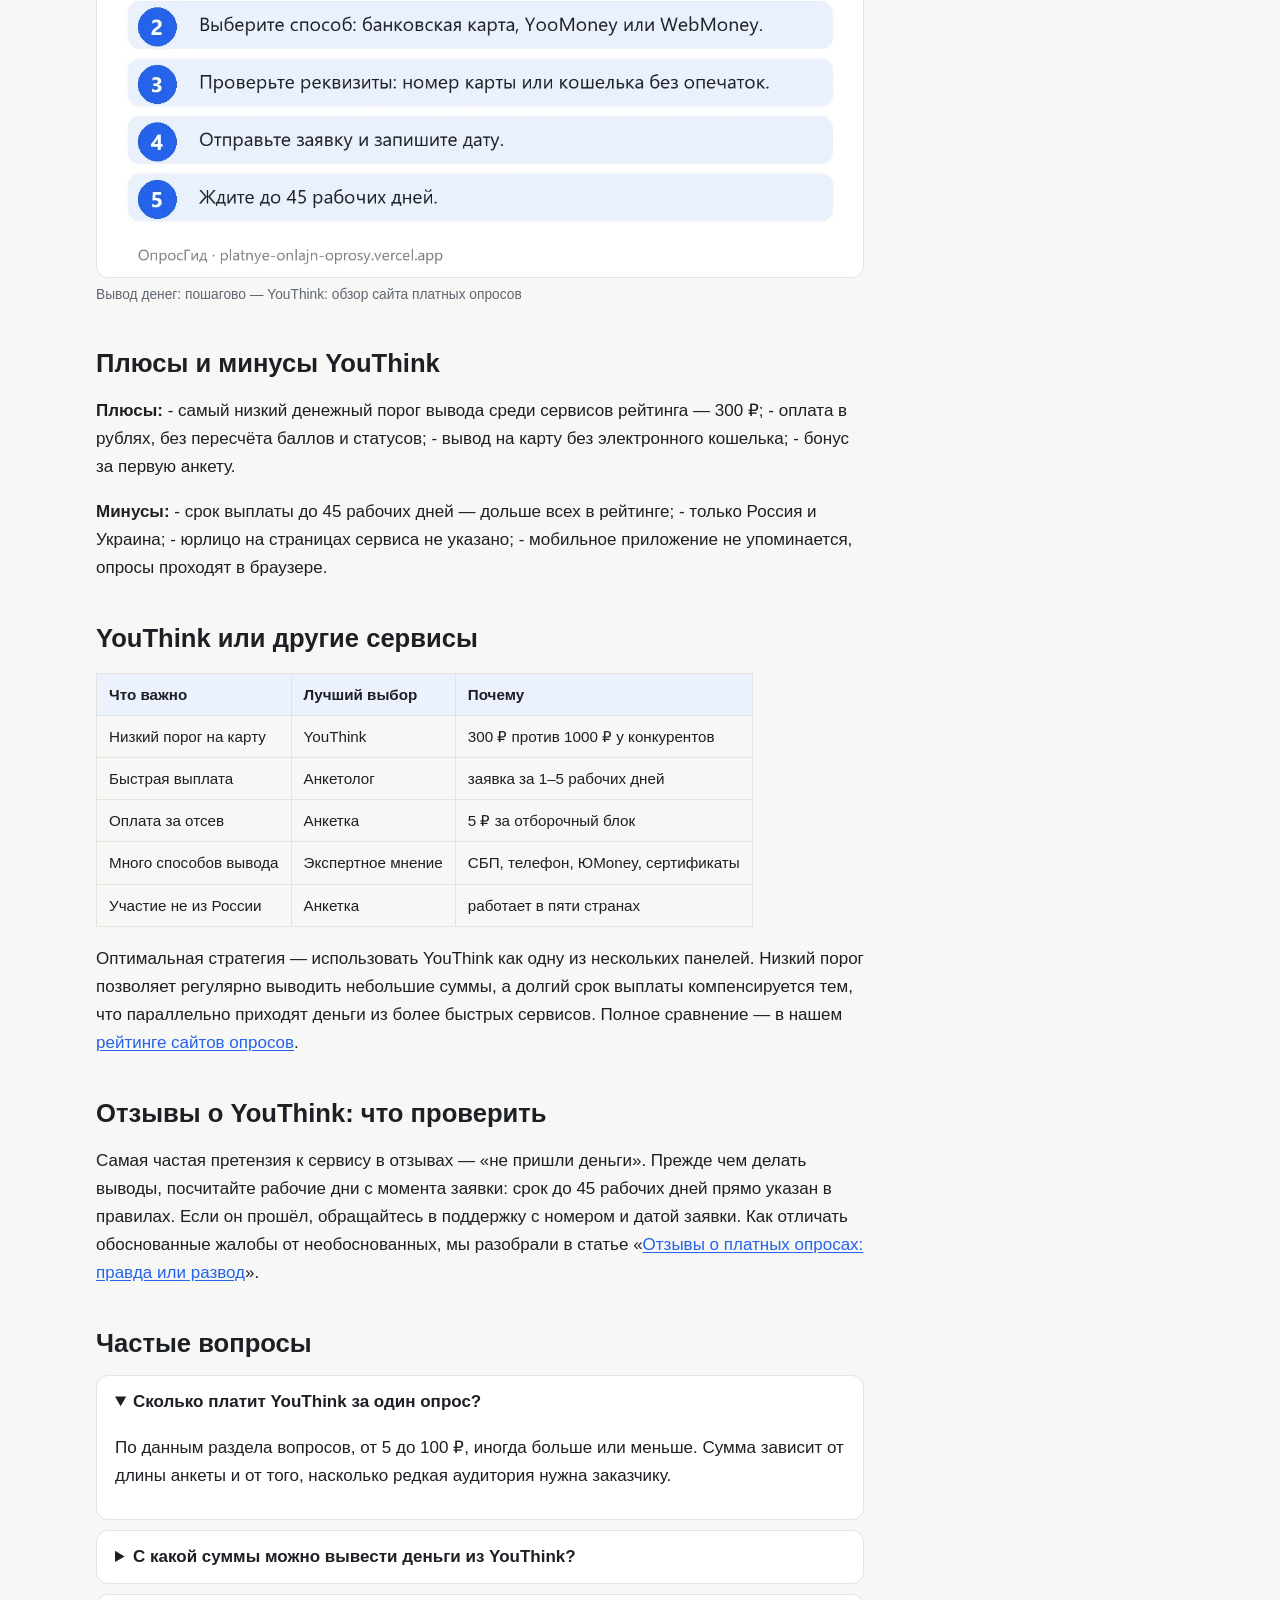
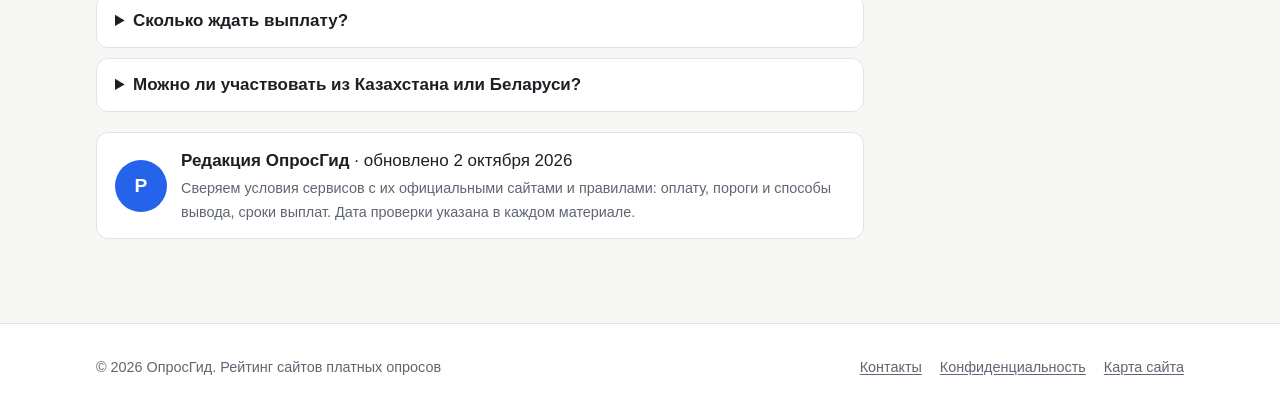
<file: youthink.html>
<!doctype html>
<html lang="ru">
<head>
<meta charset="utf-8">
<meta name="viewport" content="width=device-width, initial-scale=1">
<title>YouThink: обзор платных опросов, вывод и сроки</title>
<meta name="description" content="Обзор YouThink: сколько платят за опрос, вывод от 300 ₽ на карту и YooMoney, срок выплаты до 45 рабочих дней, кто может участвовать. Плюсы и минусы.">
<link rel="canonical" href="https://platnye-onlajn-oprosy.vercel.app/youthink.html">
<meta property="og:type" content="article">
<meta property="og:locale" content="ru_RU">
<meta property="og:site_name" content="ОпросГид">
<meta property="og:title" content="YouThink: обзор платных опросов, вывод и сроки">
<meta property="og:description" content="Обзор YouThink: сколько платят за опрос, вывод от 300 ₽ на карту и YooMoney, срок выплаты до 45 рабочих дней, кто может участвовать. Плюсы и минусы.">
<meta property="og:url" content="https://platnye-onlajn-oprosy.vercel.app/youthink.html">
<meta property="og:image" content="https://platnye-onlajn-oprosy.vercel.app/img/youthink.webp">
<meta property="og:image:width" content="1200">
<meta property="og:image:height" content="630">
<meta property="og:image:alt" content="YouThink: обзор сайта платных опросов">
<meta name="twitter:card" content="summary_large_image"><meta name="theme-color" content="#2563eb">
<link rel="icon" href="/favicon.svg" type="image/svg+xml">
<link rel="stylesheet" href="/assets/style.css?v=2ce47a9f">
<style>:root{--accent:#2563eb}</style>
<script type="application/ld+json">{"@context": "https://schema.org", "@type": "Article", "author": {"@type": "Organization", "name": "\u0420\u0435\u0434\u0430\u043a\u0446\u0438\u044f \u041e\u043f\u0440\u043e\u0441\u0413\u0438\u0434"}, "dateModified": "2026-10-02", "datePublished": "2026-10-02", "description": "\u041e\u0431\u0437\u043e\u0440 YouThink: \u0441\u043a\u043e\u043b\u044c\u043a\u043e \u043f\u043b\u0430\u0442\u044f\u0442 \u0437\u0430 \u043e\u043f\u0440\u043e\u0441, \u0432\u044b\u0432\u043e\u0434 \u043e\u0442 300 \u20bd \u043d\u0430 \u043a\u0430\u0440\u0442\u0443 \u0438 YooMoney, \u0441\u0440\u043e\u043a \u0432\u044b\u043f\u043b\u0430\u0442\u044b \u0434\u043e 45 \u0440\u0430\u0431\u043e\u0447\u0438\u0445 \u0434\u043d\u0435\u0439, \u043a\u0442\u043e \u043c\u043e\u0436\u0435\u0442 \u0443\u0447\u0430\u0441\u0442\u0432\u043e\u0432\u0430\u0442\u044c. \u041f\u043b\u044e\u0441\u044b \u0438 \u043c\u0438\u043d\u0443\u0441\u044b.", "headline": "YouThink: \u043e\u0431\u0437\u043e\u0440 \u0441\u0430\u0439\u0442\u0430 \u043f\u043b\u0430\u0442\u043d\u044b\u0445 \u043e\u043f\u0440\u043e\u0441\u043e\u0432", "image": {"@type": "ImageObject", "height": 630, "url": "https://platnye-onlajn-oprosy.vercel.app/img/youthink.webp", "width": 1200}, "mainEntityOfPage": "https://platnye-onlajn-oprosy.vercel.app/youthink.html", "publisher": {"@type": "Organization", "name": "\u041e\u043f\u0440\u043e\u0441\u0413\u0438\u0434", "url": "https://platnye-onlajn-oprosy.vercel.app"}}</script>
<script type="application/ld+json">{"@context": "https://schema.org", "@type": "FAQPage", "mainEntity": [{"@type": "Question", "acceptedAnswer": {"@type": "Answer", "text": "\u003cp\u003e\u041f\u043e \u0434\u0430\u043d\u043d\u044b\u043c \u0440\u0430\u0437\u0434\u0435\u043b\u0430 \u0432\u043e\u043f\u0440\u043e\u0441\u043e\u0432, \u043e\u0442 5 \u0434\u043e 100 \u20bd, \u0438\u043d\u043e\u0433\u0434\u0430 \u0431\u043e\u043b\u044c\u0448\u0435 \u0438\u043b\u0438 \u043c\u0435\u043d\u044c\u0448\u0435. \u0421\u0443\u043c\u043c\u0430 \u0437\u0430\u0432\u0438\u0441\u0438\u0442 \u043e\u0442 \u0434\u043b\u0438\u043d\u044b \u0430\u043d\u043a\u0435\u0442\u044b \u0438 \u043e\u0442 \u0442\u043e\u0433\u043e, \u043d\u0430\u0441\u043a\u043e\u043b\u044c\u043a\u043e \u0440\u0435\u0434\u043a\u0430\u044f \u0430\u0443\u0434\u0438\u0442\u043e\u0440\u0438\u044f \u043d\u0443\u0436\u043d\u0430 \u0437\u0430\u043a\u0430\u0437\u0447\u0438\u043a\u0443.\u003c/p\u003e"}, "name": "\u0421\u043a\u043e\u043b\u044c\u043a\u043e \u043f\u043b\u0430\u0442\u0438\u0442 YouThink \u0437\u0430 \u043e\u0434\u0438\u043d \u043e\u043f\u0440\u043e\u0441?"}, {"@type": "Question", "acceptedAnswer": {"@type": "Answer", "text": "\u003cp\u003e\u041e\u0442 300 \u20bd \u043d\u0430 \u0431\u0430\u043d\u043a\u043e\u0432\u0441\u043a\u0443\u044e \u043a\u0430\u0440\u0442\u0443, YooMoney \u0438\u043b\u0438 WebMoney.\u003c/p\u003e"}, "name": "\u0421 \u043a\u0430\u043a\u043e\u0439 \u0441\u0443\u043c\u043c\u044b \u043c\u043e\u0436\u043d\u043e \u0432\u044b\u0432\u0435\u0441\u0442\u0438 \u0434\u0435\u043d\u044c\u0433\u0438 \u0438\u0437 YouThink?"}, {"@type": "Question", "acceptedAnswer": {"@type": "Answer", "text": "\u003cp\u003e\u0414\u043e 45 \u0440\u0430\u0431\u043e\u0447\u0438\u0445 \u0434\u043d\u0435\u0439 \u0441 \u043c\u043e\u043c\u0435\u043d\u0442\u0430 \u0437\u0430\u044f\u0432\u043a\u0438 \u2014 \u044d\u0442\u043e \u043f\u0440\u044f\u043c\u043e \u0443\u043a\u0430\u0437\u0430\u043d\u043e \u0432 \u043f\u0440\u0430\u0432\u0438\u043b\u0430\u0445 \u0441\u0435\u0440\u0432\u0438\u0441\u0430.\u003c/p\u003e"}, "name": "\u0421\u043a\u043e\u043b\u044c\u043a\u043e \u0436\u0434\u0430\u0442\u044c \u0432\u044b\u043f\u043b\u0430\u0442\u0443?"}, {"@type": "Question", "acceptedAnswer": {"@type": "Answer", "text": "\u003cp\u003e\u041d\u0435\u0442, YouThink \u043f\u0440\u0438\u043d\u0438\u043c\u0430\u0435\u0442 \u0442\u043e\u043b\u044c\u043a\u043e \u0443\u0447\u0430\u0441\u0442\u043d\u0438\u043a\u043e\u0432 \u0438\u0437 \u0420\u043e\u0441\u0441\u0438\u0438 \u0438 \u0423\u043a\u0440\u0430\u0438\u043d\u044b. \u0416\u0438\u0442\u0435\u043b\u044f\u043c \u0434\u0440\u0443\u0433\u0438\u0445 \u0441\u0442\u0440\u0430\u043d \u043f\u043e\u0434\u043e\u0439\u0434\u0451\u0442 \u0410\u043d\u043a\u0435\u0442\u043a\u0430 \u2014 \u043e\u043d\u0430 \u0440\u0430\u0431\u043e\u0442\u0430\u0435\u0442 \u0432 \u043f\u044f\u0442\u0438 \u0441\u0442\u0440\u0430\u043d\u0430\u0445.\u003c/p\u003e"}, "name": "\u041c\u043e\u0436\u043d\u043e \u043b\u0438 \u0443\u0447\u0430\u0441\u0442\u0432\u043e\u0432\u0430\u0442\u044c \u0438\u0437 \u041a\u0430\u0437\u0430\u0445\u0441\u0442\u0430\u043d\u0430 \u0438\u043b\u0438 \u0411\u0435\u043b\u0430\u0440\u0443\u0441\u0438?"}]}</script>
<script type="application/ld+json">{"@context": "https://schema.org", "@type": "BreadcrumbList", "itemListElement": [{"@type": "ListItem", "item": "https://platnye-onlajn-oprosy.vercel.app/", "name": "\u0413\u043b\u0430\u0432\u043d\u0430\u044f", "position": 1}, {"@type": "ListItem", "item": "https://platnye-onlajn-oprosy.vercel.app/youthink.html", "name": "YouThink: \u043e\u0431\u0437\u043e\u0440 \u0441\u0430\u0439\u0442\u0430 \u043f\u043b\u0430\u0442\u043d\u044b\u0445 \u043e\u043f\u0440\u043e\u0441\u043e\u0432", "position": 2}]}</script>
</head>
<body>
<header class="site-header">
  <div class="wrap">
    <a class="logo" href="/"><span class="logo-mark" aria-hidden="true">О</span>ОпросГид</a>
    <nav class="site-nav" aria-label="Главное меню">
<a href="/">Рейтинг</a>
<a href="/kak-zarabotat.html">Как заработать</a>
<a href="/otzyvy.html">Отзывы</a>
<a href="/youthink.html" aria-current="page">YouThink</a>
<a href="/vk-telegram-prilozheniya.html">ВК, Telegram, приложения</a>
<a href="/contact.html">Контакты</a>
    </nav>
  </div>
</header>
<main class="wrap">
<ol class="crumbs">
<li><a href="/">Главная</a></li>
<li>YouThink: обзор сайта платных опросов</li>
</ol>
<div class="article-layout">
  <article class="content">
    <h1>YouThink: обзор сайта платных опросов</h1>
    <div class="meta">
<span>⭐ <a href="/">Рейтинг сервисов</a></span>      <span>4 мин чтения</span>
      <span>Обновлено <time datetime="2026-10-02">2 октября 2026</time></span>
    </div>
    <figure class="cover"><img src="/img/youthink.webp" alt="YouThink: обзор сайта платных опросов" width="1200" height="630" fetchpriority="high"></figure>
    <div class="lead"><p>YouThink — сайт опросов с оплатой в рублях: от 5 до 100 ₽ за анкету и вывод от 300 ₽ на карту, YooMoney или WebMoney. Это самый низкий денежный порог среди сервисов нашего рейтинга. Главный минус — срок выплаты до 45 рабочих дней, а участвовать могут только жители России и Украины.</p></div>
    <nav class="toc" aria-label="Содержание">
      <strong>Содержание</strong>
      <ol><li><a href="#chto-takoe-youthink">Что такое YouThink</a></li><li><a href="#usloviya-dlya-uchastnikov">Условия для участников</a></li><li><a href="#kak-nachat-zarabatyvat-v-youthink">Как начать зарабатывать в YouThink</a></li><li><a href="#vyvod-deneg-poshagovo">Вывод денег: пошагово</a></li><li><a href="#plyusy-i-minusy-youthink">Плюсы и минусы YouThink</a></li><li><a href="#youthink-ili-drugie-servisy">YouThink или другие сервисы</a></li><li><a href="#otzyvy-o-youthink-chto-proverit">Отзывы о YouThink: что проверить</a></li><li><a href="#faq">Частые вопросы</a></li></ol>
    </nav>
    <h2 id="chto-takoe-youthink">Что такое YouThink</h2>
<p>YouThink (youthink.io) собирает мнения пользователей для брендов: компании хотят знать, что покупатели думают об их продуктах и рекламе, а участники получают за ответы вознаграждение. В отличие от панелей с баллами и статусами, здесь всё считается в рублях, поэтому сервис легко понять с первого дня.</p>
<div class="offer">
  <div class="offer-head">
    <h3>YouThink</h3>
    <span class="stars">★ 4.3</span>
  </div>
  <ul class="facts">
<li><b>Оплата за опрос</b>от 5 до 100 ₽ за опрос</li><li><b>Минимальный вывод</b>300 ₽</li><li><b>Способы вывода</b>банковская карта; YooMoney; WebMoney</li><li><b>Срок выплаты</b>до 45 рабочих дней</li><li><b>Бонус за регистрацию</b>бонус за первую анкету</li><li><b>Страны</b>Россия, Украина</li></ul>

<ul><li>Низкий порог вывода — 300 ₽</li><li>Оплата в рублях, без баллов</li></ul>  
  
</div>
<h2 id="usloviya-dlya-uchastnikov">Условия для участников</h2>
<table>
<thead>
<tr>
<th>Параметр</th>
<th>Условие</th>
</tr>
</thead>
<tbody>
<tr>
<td>Оплата за опрос</td>
<td>от 5 до 100 ₽, иногда больше или меньше</td>
</tr>
<tr>
<td>Минимальный вывод</td>
<td>300 ₽</td>
</tr>
<tr>
<td>Способы вывода</td>
<td>банковская карта, YooMoney, WebMoney</td>
</tr>
<tr>
<td>Срок выплаты</td>
<td>до 45 рабочих дней</td>
</tr>
<tr>
<td>Страны</td>
<td>Россия, Украина</td>
</tr>
<tr>
<td>Бонус новичку</td>
<td>за первую анкету</td>
</tr>
</tbody>
</table>
<p>Все условия взяты из раздела вопросов и ответов на сайте сервиса. В нём также упоминается Qiwi, но кошелёк в России закрыт, так что этот способ на практике недоступен.</p>
<h2 id="kak-nachat-zarabatyvat-v-youthink">Как начать зарабатывать в YouThink</h2>
<h3 id="registraciya-i-pervaya-anketa">Регистрация и первая анкета</h3>
<p>За первую анкету после регистрации сервис начисляет бонус. Затем заполните данные о себе: как и любая панель, YouThink подбирает исследования по тому, что знает об участнике. Отвечайте подробно и правдиво — от этого зависит количество будущих приглашений.</p>
<h3 id="kak-poluchat-bolshe-priglashenij">Как получать больше приглашений</h3>
<p>Заказчики ищут конкретные группы людей: в примере на сайте сервиса упомянуты «лица от 18 до 25 лет». Вы не можете повлиять на свой возраст или город, но можете сделать так, чтобы панель знала о вас всё полезное: какие покупки вы делаете, какими банками и сервисами пользуетесь, есть ли дети, автомобиль, питомцы. Чем больше таких признаков, тем в большее число исследований вы попадаете.</p>
<h3 id="skolko-zhdat-pervogo-vyvoda">Сколько ждать первого вывода</h3>
<p>Порог 300 ₽ при оплате от 5 до 100 ₽ за опрос — это от трёх длинных анкет до нескольких десятков коротких. Если брать условные 30 ₽ в среднем, получается около 10 опросов. После заявки деньги придут в пределах 45 рабочих дней, поэтому от регистрации до денег на карте обычно проходит больше месяца.</p>
<h2 id="vyvod-deneg-poshagovo">Вывод денег: пошагово</h2>
<ol>
<li>Дождитесь, пока на балансе будет не меньше 300 ₽.</li>
<li>Выберите способ: банковская карта, YooMoney или WebMoney. Для карты проще всего — не нужен электронный кошелёк.</li>
<li>Проверьте реквизиты: номер карты или кошелька без опечаток.</li>
<li>Отправьте заявку и запишите дату.</li>
<li>Ждите до 45 рабочих дней. Повторные заявки не ускоряют выплату, а могут запутать обработку.</li>
</ol><figure class="infographic"><img src="/img/youthink-shema.webp" alt="Вывод денег: пошагово — YouThink: обзор сайта платных опросов" width="1200" height="684" loading="lazy" decoding="async"><figcaption>Вывод денег: пошагово — YouThink: обзор сайта платных опросов</figcaption></figure>
<h2 id="plyusy-i-minusy-youthink">Плюсы и минусы YouThink</h2>
<p><strong>Плюсы:</strong>
- самый низкий денежный порог вывода среди сервисов рейтинга — 300 ₽;
- оплата в рублях, без пересчёта баллов и статусов;
- вывод на карту без электронного кошелька;
- бонус за первую анкету.</p>
<p><strong>Минусы:</strong>
- срок выплаты до 45 рабочих дней — дольше всех в рейтинге;
- только Россия и Украина;
- юрлицо на страницах сервиса не указано;
- мобильное приложение не упоминается, опросы проходят в браузере.</p>
<h2 id="youthink-ili-drugie-servisy">YouThink или другие сервисы</h2>
<table>
<thead>
<tr>
<th>Что важно</th>
<th>Лучший выбор</th>
<th>Почему</th>
</tr>
</thead>
<tbody>
<tr>
<td>Низкий порог на карту</td>
<td>YouThink</td>
<td>300 ₽ против 1000 ₽ у конкурентов</td>
</tr>
<tr>
<td>Быстрая выплата</td>
<td>Анкетолог</td>
<td>заявка за 1–5 рабочих дней</td>
</tr>
<tr>
<td>Оплата за отсев</td>
<td>Анкетка</td>
<td>5 ₽ за отборочный блок</td>
</tr>
<tr>
<td>Много способов вывода</td>
<td>Экспертное мнение</td>
<td>СБП, телефон, ЮMoney, сертификаты</td>
</tr>
<tr>
<td>Участие не из России</td>
<td>Анкетка</td>
<td>работает в пяти странах</td>
</tr>
</tbody>
</table>
<p>Оптимальная стратегия — использовать YouThink как одну из нескольких панелей. Низкий порог позволяет регулярно выводить небольшие суммы, а долгий срок выплаты компенсируется тем, что параллельно приходят деньги из более быстрых сервисов. Полное сравнение — в нашем <a href="/">рейтинге сайтов опросов</a>.</p>
<h2 id="otzyvy-o-youthink-chto-proverit">Отзывы о YouThink: что проверить</h2>
<p>Самая частая претензия к сервису в отзывах — «не пришли деньги». Прежде чем делать выводы, посчитайте рабочие дни с момента заявки: срок до 45 рабочих дней прямо указан в правилах. Если он прошёл, обращайтесь в поддержку с номером и датой заявки. Как отличать обоснованные жалобы от необоснованных, мы разобрали в статье «<a href="/otzyvy.html">Отзывы о платных опросах: правда или развод</a>».</p>
    <section class="faq" id="faq">
  <h2>Частые вопросы</h2>
<details open><summary>Сколько платит YouThink за один опрос?</summary><p>По данным раздела вопросов, от 5 до 100 ₽, иногда больше или меньше. Сумма зависит от длины анкеты и от того, насколько редкая аудитория нужна заказчику.</p></details>
<details><summary>С какой суммы можно вывести деньги из YouThink?</summary><p>От 300 ₽ на банковскую карту, YooMoney или WebMoney.</p></details>
<details><summary>Сколько ждать выплату?</summary><p>До 45 рабочих дней с момента заявки — это прямо указано в правилах сервиса.</p></details>
<details><summary>Можно ли участвовать из Казахстана или Беларуси?</summary><p>Нет, YouThink принимает только участников из России и Украины. Жителям других стран подойдёт Анкетка — она работает в пяти странах.</p></details>
</section>

    <div class="author">
  <div class="avatar" aria-hidden="true">Р</div>
  <div><strong>Редакция ОпросГид</strong> · обновлено 2 октября 2026<p>Сверяем условия сервисов с их официальными сайтами и правилами: оплату, пороги и способы вывода, сроки выплат. Дата проверки указана в каждом материале.</p></div>
</div>

  </article>
  <aside>
    <div class="toc">
      <strong>Похожие статьи</strong>
      <ul class="list" style="margin-top:8px"><li><a href="/anketka.html">Анкетка (Anketka): обзор платных опросов</a></li><li><a href="/kazakhstan.html">Платные опросы в Казахстане</a></li><li><a href="/belarus.html">Платные опросы в Беларуси</a></li><li><a href="/vk-telegram-prilozheniya.html">Платные опросы в ВК, Telegram и приложениях для телефона</a></li><li><a href="/otzyvy.html">Платные опросы: отзывы, правда или развод</a></li></ul>
    </div>
  </aside>
</div>
</main>
<footer class="site-footer">
  <div class="wrap">
    <div>© 2026 ОпросГид. Рейтинг сайтов платных опросов</div>
    <nav aria-label="Служебные страницы">
      <a href="/contact.html">Контакты</a>
      <a href="/privacy.html">Конфиденциальность</a>
      <a href="/sitemap.xml">Карта сайта</a>
    </nav>
  </div>
</footer>

</body>
</html>
</file>
<file: assets/style.css>
:root {
  --accent: #2563eb;
  --bg: #f7f7f5;
  --surface: #ffffff;
  --text: #1c1f24;
  --muted: #5f6672;
  --border: #e3e4e0;
  --soft: color-mix(in srgb, var(--accent) 9%, var(--surface));
  --radius: 12px;
  --wrap: 1120px;
  --read: 760px;
  color-scheme: light;
}
@media (prefers-color-scheme: dark) {
  :root {
    --bg: #121417;
    --surface: #1a1d21;
    --text: #e8e9eb;
    --muted: #a0a6b0;
    --border: #2c3036;
    --soft: color-mix(in srgb, var(--accent) 16%, var(--surface));
    color-scheme: dark;
  }
}

*, *::before, *::after { box-sizing: border-box; }
html { -webkit-text-size-adjust: 100%; }
body {
  margin: 0;
  background: var(--bg);
  color: var(--text);
  font: 17px/1.65 -apple-system, BlinkMacSystemFont, "Segoe UI", Roboto, "Noto Sans", Arial, sans-serif;
}
a { color: var(--accent); text-underline-offset: 2px; }
a:hover { text-decoration-thickness: 2px; }
img { max-width: 100%; height: auto; }
h1, h2, h3 { line-height: 1.25; margin: 1.6em 0 .6em; }
h1 { font-size: clamp(1.7rem, 4vw, 2.3rem); margin-top: .4em; }
h2 { font-size: clamp(1.3rem, 3vw, 1.6rem); }
h3 { font-size: 1.15rem; }
.wrap { max-width: var(--wrap); margin: 0 auto; padding: 0 16px; }
.read { max-width: var(--read); }

/* шапка и подвал */
.site-header { background: var(--surface); border-bottom: 1px solid var(--border); position: sticky; top: 0; z-index: 10; }
.site-header .wrap { display: flex; align-items: center; gap: 24px; min-height: 60px; flex-wrap: wrap; }
.logo { font-weight: 800; font-size: 1.15rem; color: var(--text); text-decoration: none; display: flex; align-items: center; gap: 8px; }
.logo-mark { width: 28px; height: 28px; border-radius: 8px; background: var(--accent); color: #fff; display: grid; place-items: center; font-size: .9rem; }
.site-nav { display: flex; gap: 4px 18px; flex-wrap: wrap; font-size: .95rem; }
.site-nav a { color: var(--muted); text-decoration: none; padding: 4px 0; }
.site-nav a:hover, .site-nav a[aria-current] { color: var(--accent); }
.site-footer { margin-top: 64px; padding: 32px 0; background: var(--surface); border-top: 1px solid var(--border); color: var(--muted); font-size: .9rem; }
.site-footer .wrap { display: flex; flex-wrap: wrap; gap: 12px 32px; justify-content: space-between; }
.site-footer nav { display: flex; gap: 8px 18px; flex-wrap: wrap; }
.site-footer a { color: var(--muted); }

/* хлебные крошки, мета */
.crumbs { font-size: .88rem; color: var(--muted); margin: 20px 0 0; display: flex; flex-wrap: wrap; gap: 6px; padding: 0; list-style: none; }
.crumbs li + li::before { content: "›"; margin-right: 6px; }
.crumbs a { color: var(--muted); }
.meta { color: var(--muted); font-size: .9rem; display: flex; flex-wrap: wrap; gap: 4px 16px; }
.lead { font-size: 1.1rem; }

/* карточки и сетки */
.grid { display: grid; gap: 16px; grid-template-columns: repeat(auto-fill, minmax(260px, 1fr)); }
.card { background: var(--surface); border: 1px solid var(--border); border-radius: var(--radius); padding: 18px 20px; }
a.card { color: inherit; text-decoration: none; display: block; transition: border-color .15s, transform .15s; }
a.card:hover { border-color: var(--accent); transform: translateY(-2px); }
.card h3 { margin: .2em 0 .3em; }
.card p { margin: 0; color: var(--muted); font-size: .95rem; }
.card .icon { font-size: 1.6rem; }
.pill { display: inline-block; font-size: .8rem; padding: 2px 10px; border-radius: 99px; background: var(--soft); color: var(--accent); font-weight: 600; }

.hero { padding: 40px 0 8px; }
.hero p { color: var(--muted); font-size: 1.1rem; max-width: 640px; }
.search { position: relative; max-width: 640px; margin: 20px 0 8px; }
.search input { width: 100%; font: inherit; padding: 14px 18px; border-radius: var(--radius); border: 1px solid var(--border); background: var(--surface); color: var(--text); }
.search input:focus { outline: 2px solid var(--accent); outline-offset: 1px; }
.search-results { position: absolute; left: 0; right: 0; top: calc(100% + 6px); background: var(--surface); border: 1px solid var(--border); border-radius: var(--radius); list-style: none; margin: 0; padding: 6px; z-index: 5; box-shadow: 0 8px 24px rgb(0 0 0 / .12); }
.search-results:empty { display: none; }
.search-results a { display: block; padding: 8px 12px; border-radius: 8px; text-decoration: none; color: var(--text); }
.search-results a:hover, .search-results a:focus { background: var(--soft); }
.search-results small { color: var(--muted); display: block; }

.feature { background: var(--soft); border-radius: var(--radius); padding: 24px; margin: 32px 0; }
.feature h2 { margin-top: .2em; }
.list { list-style: none; padding: 0; margin: 0; display: grid; gap: 10px; }
.list a { font-weight: 600; }
.list p { margin: 2px 0 0; color: var(--muted); font-size: .93rem; }

/* статья */
.article-layout { display: grid; gap: 40px; grid-template-columns: minmax(0, 1fr) 280px; align-items: start; }
.article-layout aside { position: sticky; top: 80px; }
@media (max-width: 960px) { .article-layout { grid-template-columns: 1fr; } .article-layout aside { position: static; } }
.toc { background: var(--surface); border: 1px solid var(--border); border-radius: var(--radius); padding: 16px 20px; font-size: .93rem; }
.toc strong { display: block; margin-bottom: 6px; }
.toc ol { margin: 0; padding-left: 20px; }
.toc li { margin: 4px 0; }
.content table { width: 100%; border-collapse: collapse; margin: 1.2em 0; font-size: .95rem; display: block; overflow-x: auto; }
.content th, .content td { border: 1px solid var(--border); padding: 8px 12px; text-align: left; vertical-align: top; }
.content th { background: var(--soft); }
.content blockquote { margin: 1.2em 0; padding: 12px 18px; border-left: 4px solid var(--accent); background: var(--soft); border-radius: 0 var(--radius) var(--radius) 0; }
.content blockquote p { margin: .3em 0; }
.content li { margin: .3em 0; }
.content h2 { scroll-margin-top: 80px; }

.faq details { background: var(--surface); border: 1px solid var(--border); border-radius: var(--radius); padding: 12px 18px; margin: 10px 0; }
.faq summary { cursor: pointer; font-weight: 600; }
.faq details[open] summary { margin-bottom: 6px; }

.author { display: flex; gap: 14px; align-items: center; background: var(--surface); border: 1px solid var(--border); border-radius: var(--radius); padding: 14px 18px; margin: 20px 0; }
.avatar { flex: none; width: 52px; height: 52px; border-radius: 50%; background: var(--accent); color: #fff; display: grid; place-items: center; font-weight: 700; font-size: 1.2rem; }
.author p { margin: 2px 0 0; color: var(--muted); font-size: .9rem; }

/* офферы и реклама */
.offer { background: var(--surface); border: 1px solid var(--border); border-radius: var(--radius); padding: 20px; margin: 24px 0; }
.offer-head { display: flex; flex-wrap: wrap; gap: 8px 16px; align-items: center; justify-content: space-between; }
.offer-head h3 { margin: 0; }
.place { font-size: 1.4rem; margin-right: 6px; }
.stars { color: #f59e0b; font-weight: 700; white-space: nowrap; }
.facts { display: grid; grid-template-columns: repeat(auto-fill, minmax(190px, 1fr)); gap: 8px 20px; margin: 14px 0; padding: 0; list-style: none; font-size: .95rem; }
.facts b { display: block; color: var(--muted); font-weight: 500; font-size: .82rem; }
.btn { display: inline-block; background: var(--accent); color: #fff; font-weight: 700; padding: 10px 22px; border-radius: 10px; text-decoration: none; white-space: nowrap; }
.btn:hover { filter: brightness(1.08); }
.ad-label { display: block; margin-top: 8px; font-size: .78rem; color: var(--muted); }
.pros-cons { display: grid; grid-template-columns: 1fr 1fr; gap: 16px; }
@media (max-width: 640px) { .pros-cons { grid-template-columns: 1fr; } }
.pros-cons ul { padding-left: 20px; margin: .4em 0; }
.review { border-left: 3px solid var(--border); padding-left: 14px; margin: 10px 0; color: var(--muted); }
.compare td:first-child { white-space: nowrap; }
.disclaimer { font-size: .88rem; color: var(--muted); border-top: 1px solid var(--border); padding-top: 14px; margin-top: 32px; }

.pager { display: flex; gap: 8px; flex-wrap: wrap; margin: 28px 0; }
.pager a, .pager span { padding: 6px 12px; border-radius: 8px; border: 1px solid var(--border); text-decoration: none; background: var(--surface); }
.pager span { background: var(--accent); color: #fff; border-color: var(--accent); }
.empty { color: var(--muted); }
.h-link { color: inherit; text-decoration: none; }
.h-link:hover { color: var(--accent); }

/* картинки */
figure { margin: 1.4em 0; }
figure img { display: block; width: 100%; height: auto; border-radius: var(--radius); }
figure.cover { margin: 16px 0 20px; }
figure.infographic img { border: 1px solid var(--border); }
figcaption { font-size: .86rem; color: var(--muted); margin-top: 6px; }
.card-img { padding-top: 12px; }
.thumb { display: block; width: 100%; height: auto; aspect-ratio: 1200 / 630; object-fit: cover; border-radius: 8px; margin-bottom: 10px; }
.feature .thumb { max-width: 520px; }
</file>
